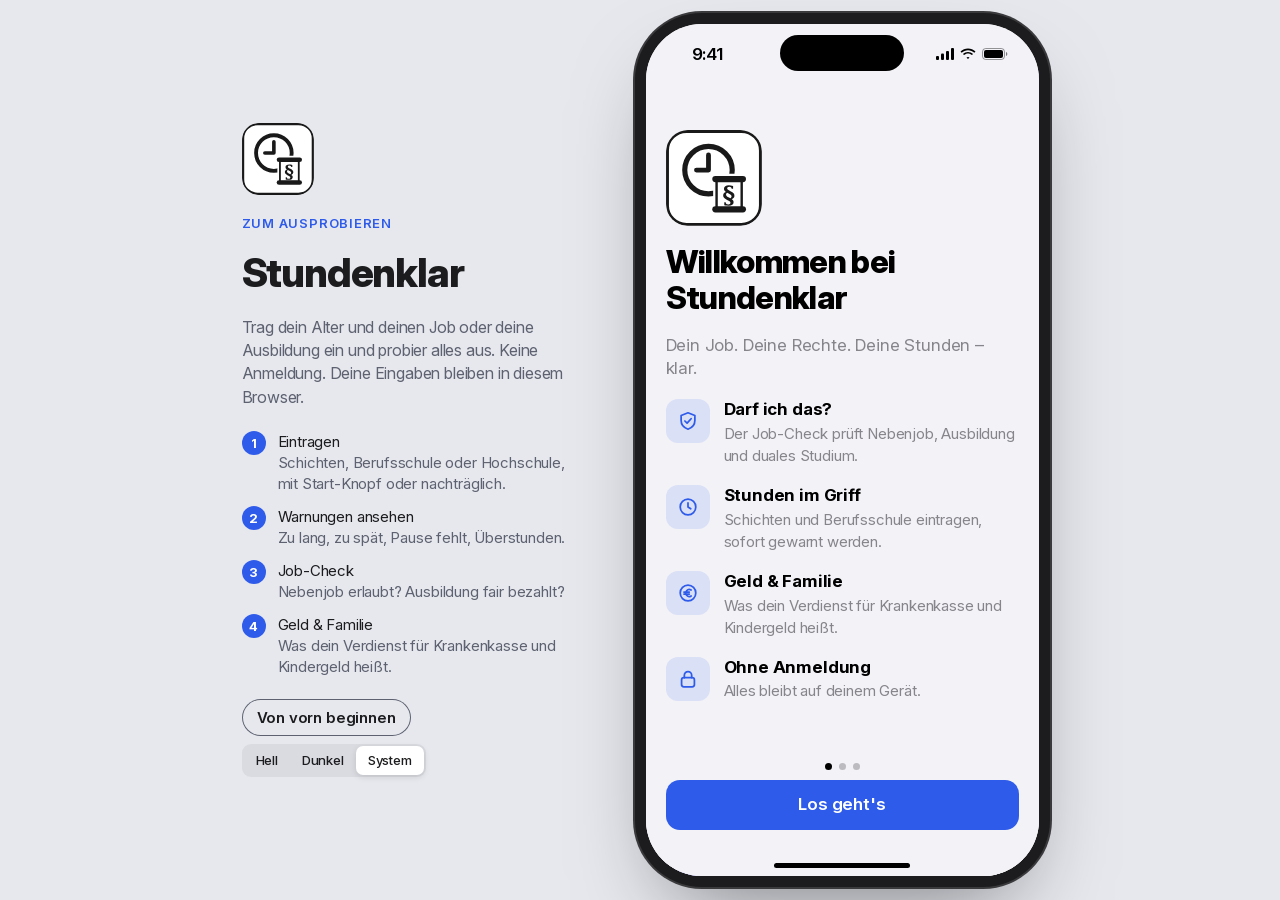
<file: index.html>
<!doctype html>
<html lang="de">
<head>
<meta charset="utf-8">
<meta name="viewport" content="width=device-width, initial-scale=1, viewport-fit=cover">
<meta http-equiv="Content-Security-Policy" content="default-src 'self'; script-src 'self' 'unsafe-inline'; style-src 'self' 'unsafe-inline'; img-src 'self' data:; font-src 'self'; connect-src 'self' https://*.workers.dev; manifest-src 'self'; base-uri 'none'; form-action 'none'; object-src 'none'">
<meta name="referrer" content="no-referrer">
<meta name="description" content="Stundenklar prüft Nebenjobs, Ausbildung und duales Studium nach deutschem Recht – mit Ampel, Stundenzettel und passenden Jobs.">
<meta name="theme-color" content="#F2F2F7" media="(prefers-color-scheme: light)">
<meta name="theme-color" content="#000000" media="(prefers-color-scheme: dark)">
<meta name="apple-mobile-web-app-capable" content="yes">
<meta name="mobile-web-app-capable" content="yes">
<meta name="apple-mobile-web-app-title" content="Stundenklar">
<meta name="apple-mobile-web-app-status-bar-style" content="default">
<link rel="manifest" href="manifest.webmanifest">
<link rel="icon" href="icons/icon.svg" type="image/svg+xml">
<link rel="apple-touch-icon" href="icons/apple-touch-icon.png">
<link rel="stylesheet" href="fonts/inter.css">
<title>Stundenklar</title>
<style>
/* Layout: eine iPhone-App. Auf dem Handy randlos, am Rechner im Gerätrahmen mit Erklärspalte daneben. iOS-Systemfarben, Stundenklar-Blau als Akzent. */
:root{
  --tint:#2F5BEA; --tint-soft:rgba(47,91,234,.12);
  --bg:#F2F2F7; --cell:#FFFFFF; --press:#E5E5EA;
  --sheet-bg:#F2F2F7; --sheet-cell:#FFFFFF;
  --fill:rgba(120,120,128,.12); --fill2:rgba(120,120,128,.16); --seg-on:#FFFFFF;
  --label:#000000; --label2:rgba(60,60,67,.6); --label3:rgba(60,60,67,.3);
  --sep:rgba(60,60,67,.29); --bar:rgba(249,249,249,.86); --tabgray:#8E8E93;
  --green:#34C759; --orange:#FF9500; --red:#FF3B30; --yellow:#FFCC00; --blue:#007AFF;
  --indigo:#5856D6; --teal:#30B0C7; --pink:#FF2D55; --purple:#AF52DE; --gray:#8E8E93; --brown:#A2845E;
  --green-t:#248A3D; --orange-t:#C93400; --red-t:#D70015;
  --alert-bg:rgba(242,242,242,.88);
  --stage:#E6E8EE; --stage-ink:#1C1C1E; --stage-muted:#5E6270;
  --frame:#1C1C1E; --frame-edge:#3A3A3C;
  --housing:#1C1C1E; --lamp-off:#3A3A3C;
  --font:-apple-system,BlinkMacSystemFont,"SF Pro Text","Inter","Segoe UI",Roboto,Helvetica,Arial,sans-serif;
  --font-round:ui-rounded,"SF Pro Rounded",-apple-system,BlinkMacSystemFont,"Inter","Segoe UI",sans-serif;
  --mono:ui-monospace,"SF Mono",Menlo,Consolas,monospace;
}
@media (prefers-color-scheme: dark){
  :root:not([data-theme="light"]){
    --tint:#5B84FF; --tint-soft:rgba(91,132,255,.18);
    --bg:#000000; --cell:#1C1C1E; --press:#2C2C2E;
    --sheet-bg:#1C1C1E; --sheet-cell:#2C2C2E;
    --fill:rgba(118,118,128,.24); --fill2:rgba(118,118,128,.3); --seg-on:#636366;
    --label:#FFFFFF; --label2:rgba(235,235,245,.6); --label3:rgba(235,235,245,.3);
    --sep:rgba(84,84,88,.6); --bar:rgba(22,22,24,.84); --tabgray:#8E8E93;
    --green:#30D158; --orange:#FF9F0A; --red:#FF453A; --yellow:#FFD60A; --blue:#0A84FF;
    --indigo:#5E5CE6; --teal:#40C8E0; --pink:#FF375F; --purple:#BF5AF2; --gray:#8E8E93; --brown:#AC8E68;
    --green-t:#30D158; --orange-t:#FF9F0A; --red-t:#FF453A;
    --alert-bg:rgba(44,44,46,.9);
    --stage:#0B0C0F; --stage-ink:#F2F2F7; --stage-muted:#9A9DA8;
    --frame:#000000; --frame-edge:#2C2C2E; --housing:#000000; --lamp-off:#2C2C2E;
    color-scheme:dark;
  }
}
:root[data-theme="dark"]{
  --tint:#5B84FF; --tint-soft:rgba(91,132,255,.18);
  --bg:#000000; --cell:#1C1C1E; --press:#2C2C2E;
  --sheet-bg:#1C1C1E; --sheet-cell:#2C2C2E;
  --fill:rgba(118,118,128,.24); --fill2:rgba(118,118,128,.3); --seg-on:#636366;
  --label:#FFFFFF; --label2:rgba(235,235,245,.6); --label3:rgba(235,235,245,.3);
  --sep:rgba(84,84,88,.6); --bar:rgba(22,22,24,.84); --tabgray:#8E8E93;
  --green:#30D158; --orange:#FF9F0A; --red:#FF453A; --yellow:#FFD60A; --blue:#0A84FF;
  --indigo:#5E5CE6; --teal:#40C8E0; --pink:#FF375F; --purple:#BF5AF2; --gray:#8E8E93; --brown:#AC8E68;
  --green-t:#30D158; --orange-t:#FF9F0A; --red-t:#FF453A;
  --alert-bg:rgba(44,44,46,.9);
  --stage:#0B0C0F; --stage-ink:#F2F2F7; --stage-muted:#9A9DA8;
  --frame:#000000; --frame-edge:#2C2C2E; --housing:#000000; --lamp-off:#2C2C2E;
  color-scheme:dark;
}
*{box-sizing:border-box}
html{height:100%;box-sizing:border-box}
body{height:100%;margin:0;overflow:hidden;background:var(--stage);color:var(--label);font-family:var(--font);font-size:17px;line-height:1.29;letter-spacing:-.01em;-webkit-font-smoothing:antialiased;-webkit-tap-highlight-color:transparent}
button{font:inherit;color:inherit;letter-spacing:inherit}
input,textarea,select{font:inherit;letter-spacing:inherit}
:focus-visible{outline:2px solid var(--tint);outline-offset:2px}
svg.i{width:22px;height:22px;fill:none;stroke:currentColor;stroke-width:1.9;stroke-linecap:round;stroke-linejoin:round;flex:none}

/* Bühne und Gerät */
.stage{height:100%;display:flex;align-items:center;justify-content:center;gap:64px}
.device{position:relative;width:100%;height:100%;background:var(--bg);overflow:hidden;isolation:isolate;--top:0px;--bottom:0px;--tabh:50px}
.statusbar,.island,.homebar{display:none}
.aside{display:none}
@media (min-width:600px) and (min-height:700px){
  .stage{padding-block:24px;padding-left:max(16px,env(safe-area-inset-left,0px));padding-right:max(16px,env(safe-area-inset-right,0px))}
  .device{width:393px;height:min(852px,100%);flex:none;border-radius:56px;box-shadow:0 0 0 11px var(--frame),0 0 0 13px var(--frame-edge),0 40px 90px -24px rgba(0,0,0,.5);--top:54px;--bottom:30px}
  .statusbar{display:flex;position:absolute;inset:0 0 auto;height:54px;z-index:55;align-items:center;justify-content:space-between;padding:6px 30px 0 46px;font:600 17px/1 var(--font);pointer-events:none}
  .statusbar .sb-r{display:flex;gap:6px;align-items:center}
  .statusbar svg{height:12px;width:auto;fill:currentColor}
  .island{display:block;position:absolute;top:11px;left:50%;transform:translateX(-50%);width:124px;height:36px;border-radius:20px;background:#000;z-index:56}
  .homebar{display:block;position:absolute;bottom:8px;left:50%;transform:translateX(-50%);width:136px;height:5px;border-radius:3px;background:var(--label);z-index:70;pointer-events:none}
}
@media (min-width:1040px) and (min-height:700px){
  .aside{display:grid;gap:22px;width:340px;color:var(--stage-ink)}
}
.aside .appicon{width:72px;height:72px;border-radius:17px}
.aside .eyebrow{font:600 13px/1 var(--font);letter-spacing:.06em;text-transform:uppercase;color:var(--tint)}
.aside h1{font:800 40px/1.05 var(--font);letter-spacing:-.03em;margin:0}
.aside p{margin:0;color:var(--stage-muted);font-size:16px;line-height:1.45}
.aside ol{margin:0;padding:0;list-style:none;display:grid;gap:12px;counter-reset:s}
.aside ol li{display:grid;grid-template-columns:26px 1fr;gap:10px;font-size:15px;line-height:1.4;color:var(--stage-ink);counter-increment:s}
.aside ol li::before{content:counter(s);width:24px;height:24px;border-radius:50%;background:var(--tint);color:#fff;font:700 13px/24px var(--font);text-align:center}
.aside ol li span{color:var(--stage-muted)}
.aside .acts{display:flex;flex-wrap:wrap;gap:8px}
.pillbtn{border:0;border-radius:999px;padding:9px 15px;background:var(--tint);color:#fff;font-weight:600;font-size:15px;cursor:pointer}
.pillbtn.ghost{background:transparent;color:var(--stage-ink);box-shadow:inset 0 0 0 1px var(--stage-muted)}
.themes{display:inline-flex;background:var(--fill);border-radius:9px;padding:2px}
.themes button{border:0;background:none;padding:6px 12px;border-radius:7px;font-size:13px;font-weight:500;cursor:pointer;color:var(--stage-ink)}
.themes button[aria-pressed="true"]{background:var(--seg-on);box-shadow:0 2px 6px rgba(0,0,0,.12)}

/* App-Gerüst */
.screens{position:absolute;inset:0}
.screen{position:absolute;inset:0;overflow-y:auto;overflow-x:hidden;overscroll-behavior:contain;padding-bottom:calc(var(--tabh) + var(--bottom) + 28px);scrollbar-width:none}
.screen::-webkit-scrollbar{display:none}
.navbar{position:sticky;top:0;z-index:10;padding-top:var(--top);transition:background .2s,box-shadow .2s}
.screen.scrolled .navbar{background:var(--bar);-webkit-backdrop-filter:saturate(180%) blur(20px);backdrop-filter:saturate(180%) blur(20px);box-shadow:0 .5px 0 var(--sep)}
.navrow{height:44px;display:grid;grid-template-columns:1fr auto 1fr;align-items:center;padding-left:max(16px,env(safe-area-inset-left,0px));padding-right:max(16px,env(safe-area-inset-right,0px))}
.ntitle{font-weight:600;font-size:17px;opacity:0;transition:opacity .2s;white-space:nowrap}
.screen.scrolled .ntitle{opacity:1}
.nright{justify-self:end;display:flex;gap:4px}
.nbtn{border:0;background:none;color:var(--tint);width:36px;height:36px;border-radius:18px;display:grid;place-items:center;cursor:pointer}
.nbtn svg.i{width:24px;height:24px;stroke-width:2.2}
.nbtn:active{opacity:.5}
.content{padding-left:max(16px,env(safe-area-inset-left,0px));padding-right:max(16px,env(safe-area-inset-right,0px))}
.lt{display:grid;gap:2px;margin:0 0 6px}
.lt h1{font:700 34px/41px var(--font);letter-spacing:.01em;margin:0}
.lt .sub{display:flex;align-items:center;gap:8px;flex-wrap:wrap;color:var(--label2);font-size:15px}
.demo-pill{font-size:12px;font-weight:600;color:var(--orange-t);background:color-mix(in srgb,var(--orange) 16%,transparent);padding:3px 8px;border-radius:999px}

/* Tab-Leiste */
.tabbar{position:absolute;left:0;right:0;bottom:0;z-index:20;height:calc(var(--tabh) + var(--bottom));padding-bottom:var(--bottom);padding-left:max(4px,env(safe-area-inset-left,0px));padding-right:max(4px,env(safe-area-inset-right,0px));display:grid;grid-template-columns:repeat(5,1fr);background:var(--bar);-webkit-backdrop-filter:saturate(180%) blur(20px);backdrop-filter:saturate(180%) blur(20px);box-shadow:0 -.5px 0 var(--sep)}
.tab{border:0;background:none;display:flex;flex-direction:column;align-items:center;justify-content:center;gap:2px;color:var(--tabgray);font-size:10px;font-weight:500;letter-spacing:.01em;cursor:pointer;padding-top:2px}
.tab svg.i{width:26px;height:26px;stroke-width:1.8}
.tab[aria-current="page"]{color:var(--tint)}
.tab[aria-current="page"] svg.i{stroke-width:2.3}

/* Listen im iOS-Stil */
.sechead{font-size:13px;line-height:18px;text-transform:uppercase;color:var(--label2);padding:0 16px 7px;margin-top:24px;letter-spacing:.01em}
.h2{display:flex;align-items:baseline;justify-content:space-between;gap:12px;font:700 22px/28px var(--font);letter-spacing:.01em;margin:28px 0 10px}
.h2 button{border:0;background:none;color:var(--tint);font-size:17px;font-weight:400;cursor:pointer;padding:0}
.secfoot{font-size:13px;line-height:18px;color:var(--label2);padding:7px 16px 0}
.group{background:var(--cell);border-radius:12px;overflow:hidden}
.row{display:flex;align-items:center;gap:12px;min-height:44px;padding:0 16px;position:relative;background:var(--cell);width:100%;border:0;text-align:left;font-size:17px;color:var(--label)}
button.row{cursor:pointer}
button.row:active{background:var(--press)}
.group > .row + .row::before,.group > .row + .rowwrap::before,.group > .rowwrap + .row::before{content:"";position:absolute;top:0;left:16px;right:0;height:.5px;background:var(--sep)}
.group.ic > .row + .row::before{left:57px}
.row .lbl{flex:1;min-width:0;padding:11px 0;display:grid;gap:1px}
.row .lbl small{font-size:13px;color:var(--label2);line-height:17px}
.row .lbl .one{white-space:nowrap;overflow:hidden;text-overflow:ellipsis}
.row .val{color:var(--label2);text-align:right;white-space:nowrap;font-variant-numeric:tabular-nums}
.row .chev{color:var(--label3);display:flex}
.row .chev svg.i{width:15px;height:15px;stroke-width:2.6}
.row input.inl{border:0;background:transparent;text-align:right;color:var(--label2);width:9.5em;min-width:0;padding:11px 0;font-variant-numeric:tabular-nums}
.row input.inl:focus{outline:none;color:var(--label)}
.row .unit{color:var(--label2)}
.ico{width:29px;height:29px;border-radius:7px;display:grid;place-items:center;color:#fff;flex:none}
.ico svg.i{width:18px;height:18px;stroke-width:2.2}
.row.danger{color:var(--red);justify-content:center}
.row.action{color:var(--tint)}
.row .check{color:var(--tint)}
.sheet .group,.sheet .row{background:var(--sheet-cell)}

/* Bedienelemente */
.switch{position:relative;display:inline-block;width:51px;height:31px;flex:none}
.switch input{position:absolute;inset:0;opacity:0;margin:0;cursor:pointer;z-index:1}
.switch span{position:absolute;inset:0;border-radius:16px;background:var(--fill2);transition:background .25s}
.switch span::after{content:"";position:absolute;top:2px;left:2px;width:27px;height:27px;border-radius:50%;background:#fff;box-shadow:0 3px 8px rgba(0,0,0,.15),0 3px 1px rgba(0,0,0,.06);transition:transform .25s}
.switch input:checked + span{background:var(--green)}
.switch input:checked + span::after{transform:translateX(20px)}
.switch input:focus-visible + span{outline:2px solid var(--tint);outline-offset:2px}
.seg{display:grid;grid-auto-flow:column;grid-auto-columns:1fr;background:var(--fill);border-radius:9px;padding:2px;gap:2px}
.seg button{border:0;background:none;font-size:13px;font-weight:500;padding:7px 4px;border-radius:7px;cursor:pointer;white-space:nowrap}
.seg button[aria-pressed="true"]{background:var(--seg-on);box-shadow:0 3px 8px rgba(0,0,0,.12),0 3px 1px rgba(0,0,0,.04);font-weight:600}
.stepper{display:inline-flex;align-items:center;background:var(--fill);border-radius:9px;overflow:hidden;flex:none}
.stepper button{border:0;background:none;width:46px;height:32px;display:grid;place-items:center;cursor:pointer;color:var(--label)}
.stepper button + button{box-shadow:inset .5px 0 0 var(--sep)}
.stepper button:active{background:var(--fill)}
.stepper svg.i{width:18px;height:18px;stroke-width:2.4}
.stepval{min-width:2.6em;text-align:center;font-variant-numeric:tabular-nums;color:var(--label2)}
.btn{display:flex;align-items:center;justify-content:center;gap:8px;min-height:50px;border-radius:14px;background:var(--tint);color:#fff;font-weight:600;font-size:17px;border:0;width:100%;cursor:pointer;padding:0 16px}
.btn svg.i{width:20px;height:20px;stroke-width:2.3}
.btn.soft{background:var(--tint-soft);color:var(--tint)}
.btn.red{background:var(--red)}
.btn:active{opacity:.75}
.btn[disabled]{opacity:.4;cursor:default}
.textbtn{border:0;background:none;color:var(--tint);cursor:pointer;padding:0;font-size:17px}

/* Karten und Daten */
.card{background:var(--cell);border-radius:14px;padding:16px}
.stack{display:grid;gap:12px;grid-template-columns:minmax(0,1fr)}
.eyebrow{font-size:13px;font-weight:600;color:var(--label2);display:flex;align-items:center;gap:6px}
.big{font:700 34px/1.1 var(--font-round);letter-spacing:-.01em;font-variant-numeric:tabular-nums}
.big small{font-size:20px;font-weight:600;color:var(--label2)}
.stats{display:grid;grid-template-columns:repeat(3,minmax(0,1fr));gap:8px}
.stat{display:grid;gap:2px;min-width:0}
.stat b{font:700 24px/1.15 var(--font-round);font-variant-numeric:tabular-nums;white-space:nowrap}
.stat span{font-size:13px;color:var(--label2)}
.bars{display:grid;grid-template-columns:repeat(7,minmax(0,1fr));gap:9px;height:108px;align-items:end;margin-top:6px}
.bars .b{display:grid;align-items:end;height:100%;position:relative}
.bars .b i{display:block;border-radius:5px 5px 3px 3px;background:var(--tint);min-height:4px}
.bars .b i.z{background:var(--fill)}
.bars .b i.w{background:var(--orange)}
.bars .b i.s{background:var(--red)}
.bars .b i.sch{background:var(--purple)}
.lgrow{display:flex;flex-wrap:wrap;gap:6px 14px;margin-top:10px;font-size:12px;color:var(--label2)}
.lgrow span{display:inline-flex;align-items:center;gap:5px}
.lgrow i{width:8px;height:8px;border-radius:2px;display:inline-block}
.kindtag{font-size:12px;font-weight:600;color:var(--purple);background:color-mix(in srgb,var(--purple) 14%,transparent);padding:2px 6px;border-radius:5px;vertical-align:1px}
.issue.info svg.i{color:var(--tint)}
.bweek{display:grid;gap:4px;border-top:1px solid #E2E2E6;padding-top:10px}
.bweek h5{margin:0;font-size:14px;display:flex;justify-content:space-between;gap:8px}
.bweek h5 span{font-weight:500;color:#666}
.bweek .bh{margin:4px 0 0;font-size:11px;text-transform:uppercase;letter-spacing:.04em;color:#666}
.bweek ul{margin:0;padding-left:16px;display:grid;gap:2px}
.linkfield{display:flex;gap:8px;align-items:center}
.linkfield input{flex:1;min-width:0;border:0;background:var(--fill);border-radius:10px;padding:11px 12px;color:var(--label);font-size:16px}
.linkfield input:focus{outline:2px solid var(--tint);outline-offset:0}
.linkfield .btn{width:auto;min-height:44px;padding:0 18px;border-radius:10px}
.row select.inl{appearance:none;-webkit-appearance:none;border:0;background:transparent url("data:image/svg+xml,%3Csvg xmlns='http://www.w3.org/2000/svg' viewBox='0 0 10 16'%3E%3Cpath d='M2 6l3-3 3 3M2 10l3 3 3-3' fill='none' stroke='%238E8E93' stroke-width='1.6' stroke-linecap='round' stroke-linejoin='round'/%3E%3C/svg%3E") no-repeat right center/9px 14px;color:var(--label2);text-align:right;text-align-last:right;padding:11px 16px 11px 0;max-width:62%;min-width:0;font-size:17px;cursor:pointer}
.row select.inl:focus{outline:none;color:var(--label)}
.row select.inl option{color:#000}
a.row{text-decoration:none;color:var(--label);cursor:pointer}
a.row:active{background:var(--press)}
.chips{display:flex;flex-wrap:wrap;gap:5px;margin-top:5px}
.chip{font-size:12px;font-weight:600;padding:2px 8px;border-radius:999px;background:color-mix(in srgb,var(--green) 16%,transparent);color:var(--green-t)}
.portal{font-size:12px;font-weight:600;color:var(--label2);background:var(--fill);padding:3px 8px;border-radius:999px}
.fixn{width:26px;height:26px;border-radius:50%;background:var(--tint);color:#fff;font:700 13px/26px var(--font);text-align:center;flex:none}
.msgbox{white-space:pre-wrap;font-size:15px;line-height:1.45;background:var(--sheet-cell);border-radius:12px;padding:14px 16px}
.tbox{background:var(--sheet-cell);border-radius:12px;padding:0 16px}
textarea.big{width:100%;min-height:200px;border:0;background:transparent;resize:vertical;color:var(--label);font-size:16px;line-height:1.4;padding:12px 0;display:block}
textarea.big:focus{outline:none}
textarea.big,textarea.big::placeholder{font-weight:400}
textarea.big::placeholder{color:var(--label3)}
.two{display:-webkit-box;-webkit-line-clamp:2;-webkit-box-orient:vertical;overflow:hidden}
details.raw{margin-top:18px}
details.raw summary{cursor:pointer;color:var(--tint);font-size:15px;padding:6px 16px}
details.raw p{white-space:pre-wrap;font-size:14px;line-height:1.4;color:var(--label2);padding:6px 16px;margin:0}
.loading{display:grid;justify-items:center;gap:14px;padding:90px 20px;color:var(--label2)}
.spin{width:34px;height:34px;border-radius:50%;border:3px solid var(--fill2);border-top-color:var(--tint);animation:spin .8s linear infinite}
@keyframes spin{to{transform:rotate(360deg)}}
.note.i{background:var(--tint-soft)}
.note.i svg.i{color:var(--tint)}
.chips.sel{margin-top:0;gap:8px}
.chips.sel .chip{font-size:14px;font-weight:600;padding:7px 13px;background:var(--fill);color:var(--label);border:0;cursor:pointer;transition:background .15s,color .15s}
.chips.sel .chip[aria-pressed="true"]{background:var(--tint);color:#fff}
.chip.ask{background:color-mix(in srgb,var(--orange) 16%,transparent);color:var(--orange-t)}
.chip.fixit{background:color-mix(in srgb,var(--tint) 14%,transparent);color:var(--tint)}
.infield{width:100%;min-width:0;border:0;background:var(--fill);border-radius:10px;padding:11px 12px;color:var(--label);font:inherit;font-size:16px}
.infield:focus{outline:2px solid var(--tint);outline-offset:0}
.infield::placeholder{color:var(--label3)}
select.infield{appearance:none;-webkit-appearance:none;padding-right:30px;cursor:pointer;background:var(--fill) url("data:image/svg+xml,%3Csvg xmlns='http://www.w3.org/2000/svg' viewBox='0 0 10 16'%3E%3Cpath d='M2 6l3-3 3 3M2 10l3 3 3-3' fill='none' stroke='%238E8E93' stroke-width='1.6' stroke-linecap='round' stroke-linejoin='round'/%3E%3C/svg%3E") no-repeat right 11px center/9px 14px}
.fieldrow{display:grid;grid-template-columns:minmax(0,1fr) 92px;gap:8px}
.live-pill{font-size:11px;font-weight:700;letter-spacing:.03em;text-transform:uppercase;color:#fff;background:var(--green-t);padding:2px 7px;border-radius:999px;display:inline-flex;align-items:center;gap:4px}
.live-pill::before{content:"";width:6px;height:6px;border-radius:50%;background:#fff;animation:livepulse 1.6s ease-in-out infinite}
@keyframes livepulse{50%{opacity:.35}}
.eyebrow .live-pill{margin-left:auto}
.row .live-pill{flex:none}
.spin.sm{width:18px;height:18px;border-width:2px}
.row.offer .lbl>.two{font-weight:600}
.vtag{font-size:12px;font-weight:700;padding:2px 8px 2px 6px;border-radius:999px;display:inline-flex;align-items:center;gap:5px}
.vtag .dot{width:7px;height:7px}
.vtag.ok{background:color-mix(in srgb,var(--green) 16%,transparent);color:var(--green-t)}
.vtag.wait{background:color-mix(in srgb,var(--orange) 16%,transparent);color:var(--orange-t)}
.vtag.stop{background:color-mix(in srgb,var(--red) 14%,transparent);color:var(--red-t)}
.vnote{color:var(--red-t)!important;margin-top:4px}
.tick-row{align-items:flex-start}
.tick{flex:none;width:24px;height:24px;border-radius:50%;border:2px solid var(--label3);display:grid;place-items:center;margin-top:9px;transition:background .15s,border-color .15s}
.tick-row[aria-pressed="true"] .tick{background:var(--green);border-color:var(--green);color:#fff}
.tick svg.i{width:15px;height:15px;stroke-width:3}
.tick-row .lbl{padding-top:11px;padding-bottom:11px}
.iconbtn{border:0;background:none;color:var(--red);padding:8px;margin-right:-6px;cursor:pointer;display:grid;place-items:center;flex:none}
.iconbtn svg.i{width:20px;height:20px}
.row input.tdate{width:auto;max-width:11em;font:inherit;color:var(--label2);-webkit-appearance:none;appearance:none;background:transparent}
a.btn{text-decoration:none}
.btnrow .btn{min-width:0}
.extlink{justify-self:start;display:inline-flex;align-items:center;gap:4px;margin-top:4px;color:var(--tint);font-size:15px;text-decoration:none}
.extlink svg.i{width:15px;height:15px;stroke-width:2.4}
@media (prefers-reduced-motion:reduce){.live-pill::before{animation:none}}
.days{display:grid;grid-template-columns:repeat(7,minmax(0,1fr));gap:9px;margin-top:6px;font-size:12px;color:var(--label2);text-align:center}
.days .t{color:var(--tint);font-weight:700}
.prog{height:6px;border-radius:3px;background:var(--fill);overflow:hidden;margin-top:8px}
.prog i{display:block;height:100%;border-radius:3px;background:var(--green)}
.prog i.w{background:var(--orange)} .prog i.s{background:var(--red)}
.timer{font:600 52px/1 var(--font-round);font-variant-numeric:tabular-nums;letter-spacing:-.02em}
.live{display:inline-flex;align-items:center;gap:6px;color:var(--red-t);font-weight:600;font-size:13px}
.live::before{content:"";width:8px;height:8px;border-radius:50%;background:var(--red);animation:pulse 1.4s infinite}
@keyframes pulse{50%{opacity:.25}}
.btnrow{display:grid;grid-template-columns:1fr 1fr;gap:10px}
.dot{width:10px;height:10px;border-radius:50%;flex:none;display:inline-block}
.dot.ok{background:var(--green)} .dot.wait{background:var(--orange)} .dot.stop{background:var(--red)} .dot.info{background:var(--gray)}
.stxt{font-size:15px;color:var(--label2);display:inline-flex;align-items:center;gap:6px;white-space:nowrap}
.daycell{width:40px;flex:none;text-align:center;display:grid;line-height:1.1;padding:8px 0}
.daycell small{font-size:12px;color:var(--label2);text-transform:uppercase;font-weight:600}
.daycell b{font:500 22px/1.15 var(--font-round)}
.daycell.today small,.daycell.today b{color:var(--red)}
.flag{display:flex;color:var(--orange)} .flag.s{color:var(--red)}
.flag svg.i{width:19px;height:19px;stroke-width:2.2}
.empty{display:grid;justify-items:center;text-align:center;gap:10px;padding:36px 20px;color:var(--label2)}
.empty svg.i{width:44px;height:44px;stroke-width:1.5;color:var(--label3)}
.empty b{color:var(--label);font-size:20px}
.mswitch{display:flex;align-items:center;justify-content:space-between;margin:8px 0 12px}
.mswitch b{font-size:17px}
.mswitch button{border:0;background:var(--fill);color:var(--tint);width:34px;height:34px;border-radius:17px;display:grid;place-items:center;cursor:pointer}
.mswitch button svg.i{width:17px;height:17px;stroke-width:2.6}
.mswitch button[disabled]{opacity:.35}

/* Ampel */
.ampel{display:inline-flex;gap:6px;padding:6px 8px;border-radius:999px;background:var(--housing);flex:none}
.ampel i{width:14px;height:14px;border-radius:50%;background:var(--lamp-off)}
.ampel.stop i:nth-child(1){background:#FF453A;box-shadow:0 0 10px #FF453A}
.ampel.wait i:nth-child(2){background:#FFD60A;box-shadow:0 0 10px #FFD60A}
.ampel.ok i:nth-child(3){background:#30D158;box-shadow:0 0 10px #30D158}
.hero{display:grid;gap:10px}
.hero .ampel{justify-self:start}
.hero h3{margin:0;font:700 22px/1.2 var(--font);letter-spacing:-.01em;text-wrap:balance}
.hero p{margin:0;color:var(--label2);font-size:15px}
.verdict-band{border-radius:14px;padding:16px;display:grid;gap:8px;color:#fff}
.verdict-band.ok{background:#248A3D} .verdict-band.wait{background:#C93400} .verdict-band.stop{background:#D70015}
.verdict-band .vb-top{display:flex;align-items:center;gap:10px;font:700 22px/1.2 var(--font)}
.verdict-band .vb-top svg.i{width:30px;height:30px;stroke-width:2.2}
.verdict-band p{margin:0;font-size:15px;line-height:1.4;opacity:.95}
.note{display:flex;gap:10px;align-items:flex-start;border-radius:12px;padding:12px 14px;background:color-mix(in srgb,var(--orange) 14%,var(--cell));font-size:15px;line-height:1.35}
.note svg.i{color:var(--orange);width:20px;height:20px;margin-top:1px}
.note.s{background:color-mix(in srgb,var(--red) 12%,var(--cell))} .note.s svg.i{color:var(--red)}

/* Sheets, Alerts */
.scrim{position:absolute;inset:0;background:rgba(0,0,0,.35);opacity:0;transition:opacity .3s;z-index:40;pointer-events:none}
.scrim.open{opacity:1;pointer-events:auto}
.sheet{position:absolute;left:0;right:0;bottom:0;top:calc(var(--top) + 12px);background:var(--sheet-bg);border-radius:13px 13px 0 0;z-index:41;transform:translateY(105%);transition:transform .4s cubic-bezier(.32,.72,0,1);display:flex;flex-direction:column;box-shadow:0 -8px 30px rgba(0,0,0,.12)}
.sheet.open{transform:none}
.grab{width:36px;height:5px;border-radius:3px;background:var(--label3);margin:6px auto 0}
.shead{display:grid;grid-template-columns:1fr auto 1fr;align-items:center;min-height:50px;padding-left:max(16px,env(safe-area-inset-left,0px));padding-right:max(16px,env(safe-area-inset-right,0px))}
.shead b{font-size:17px;font-weight:600;text-align:center}
.shead .r{justify-self:end;font-weight:600}
.shead .l{justify-self:start}
.sbody{flex:1;overflow-y:auto;padding-left:max(16px,env(safe-area-inset-left,0px));padding-right:max(16px,env(safe-area-inset-right,0px));padding-bottom:calc(28px + var(--bottom));overscroll-behavior:contain}
.row input[type=date],.row input[type=time]{border:0;background:var(--fill);border-radius:7px;padding:6px 10px;color:var(--label);font-variant-numeric:tabular-nums;min-width:0}
.row textarea{border:0;background:transparent;width:100%;resize:none;padding:11px 0;color:var(--label);min-height:44px}
.row textarea:focus{outline:none}
.issue{display:flex;gap:10px;align-items:flex-start;padding:10px 16px;font-size:15px;line-height:1.35;position:relative}
.issue + .issue::before{content:"";position:absolute;top:0;left:46px;right:0;height:.5px;background:var(--sep)}
.issue svg.i{width:20px;height:20px;flex:none;margin-top:0}
.issue.stop svg.i{color:var(--red)} .issue.wait svg.i{color:var(--orange)} .issue.ok svg.i{color:var(--green)}
.alertwrap{position:absolute;inset:0;z-index:60;display:grid;place-items:center;background:rgba(0,0,0,.25);opacity:0;pointer-events:none;transition:opacity .2s}
.alertwrap.open{opacity:1;pointer-events:auto}
.alert{width:270px;max-width:calc(100% - 48px);background:var(--alert-bg);-webkit-backdrop-filter:blur(30px);backdrop-filter:blur(30px);border-radius:14px;overflow:hidden;text-align:center;transform:scale(1.08);transition:transform .2s}
.alertwrap.open .alert{transform:none}
.alert .at{padding:19px 16px 15px;display:grid;gap:4px}
.alert .at b{font-size:17px}
.alert .at span{font-size:13px;line-height:1.35}
.alert .ab{display:grid;grid-auto-flow:column;grid-auto-columns:1fr;box-shadow:inset 0 .5px 0 var(--sep)}
.alert .ab button{border:0;background:none;height:44px;color:var(--tint);font-size:17px;cursor:pointer}
.alert .ab button + button{box-shadow:inset .5px 0 0 var(--sep)}
.alert .ab button.bold{font-weight:600}
.alert .ab button.destr{color:var(--red)}
.hud{position:absolute;left:50%;top:42%;transform:translate(-50%,-50%) scale(.9);z-index:65;background:var(--alert-bg);-webkit-backdrop-filter:blur(30px);backdrop-filter:blur(30px);border-radius:14px;padding:18px 22px;display:grid;justify-items:center;gap:8px;font-weight:600;font-size:15px;opacity:0;pointer-events:none;transition:opacity .2s,transform .2s}
.hud.show{opacity:1;transform:translate(-50%,-50%) scale(1)}
.hud svg.i{width:34px;height:34px;stroke-width:2.2;color:var(--green)}

/* Stundenzettel */
.paper{background:#FFFFFF;color:#111;border-radius:6px;padding:20px 18px;box-shadow:0 1px 3px rgba(0,0,0,.12);font-size:13px;display:grid;gap:12px}
.paper h4{margin:0;font-size:18px;letter-spacing:-.01em}
.paper .meta{display:grid;grid-template-columns:auto 1fr;gap:3px 12px;color:#444}
.paper .tw{overflow-x:auto}
.paper table{width:100%;border-collapse:collapse;font-variant-numeric:tabular-nums;min-width:300px}
.paper th,.paper td{padding:5px 4px;border-bottom:1px solid #E2E2E6;text-align:left;white-space:nowrap}
.paper th{font-size:11px;text-transform:uppercase;letter-spacing:.04em;color:#666}
.paper td.r,.paper th.r{text-align:right}
.paper tfoot td{font-weight:700;border-bottom:0;border-top:1.5px solid #111}
.paper .sign{display:grid;grid-template-columns:1fr 1fr;gap:18px;margin-top:18px;color:#666;font-size:11px}
.paper .sign span{border-top:1px solid #999;padding-top:4px}
.prose{display:grid;gap:12px;font-size:16px;line-height:1.45}
.prose p{margin:0}
.prose .muted{color:var(--label2);font-size:14px}

/* Einrichtung */
.onb{position:absolute;inset:0;z-index:50;background:var(--bg);display:flex;flex-direction:column;padding-top:var(--top)}
.onb[hidden]{display:none!important}
.onb .ob-body{flex:1;overflow-y:auto;grid-auto-rows:max-content;padding:24px max(20px,env(safe-area-inset-right,0px)) 16px max(20px,env(safe-area-inset-left,0px));display:grid;align-content:start;gap:18px}
.onb .ob-foot{padding:12px max(20px,env(safe-area-inset-right,0px)) calc(16px + var(--bottom)) max(20px,env(safe-area-inset-left,0px));display:grid;gap:10px}
.onb h2{font:800 32px/1.12 var(--font);letter-spacing:-.02em;margin:0;text-wrap:balance}
.onb .lead{color:var(--label2);margin:0;font-size:17px;line-height:1.4}
.feat{display:grid;grid-template-columns:44px 1fr;gap:14px;align-items:start}
.feat .fi{width:44px;height:44px;border-radius:12px;display:grid;place-items:center;color:var(--tint);background:var(--tint-soft)}
.feat b{display:block;margin-bottom:2px}
.feat span{color:var(--label2);font-size:15px;line-height:1.35}
.dots3{display:flex;gap:7px;justify-content:center}
.dots3 i{width:7px;height:7px;border-radius:50%;background:var(--label3)}
.dots3 i.on{background:var(--label)}
.appicon{display:block;width:96px;height:96px;border-radius:22px}

@media (prefers-reduced-motion: reduce){*{transition:none!important;animation:none!important}}
</style>
</head>
<body>
<div class="stage">
  <aside class="aside" id="aside"></aside>
  <div class="device" id="device">
    <div class="statusbar" aria-hidden="true">
      <span>9:41</span>
      <span class="sb-r">
        <svg viewBox="0 0 18 12"><rect x="0" y="8" width="3" height="4" rx="1"/><rect x="5" y="5.5" width="3" height="6.5" rx="1"/><rect x="10" y="3" width="3" height="9" rx="1"/><rect x="15" y="0" width="3" height="12" rx="1"/></svg>
        <svg viewBox="0 0 16 12"><path d="M8 2.2c2.4 0 4.6.9 6.3 2.5l1.2-1.2C13.4 1.4 10.8.4 8 .4S2.6 1.4.5 3.5l1.2 1.2C3.4 3.1 5.6 2.2 8 2.2zm0 3.4c1.5 0 2.8.6 3.9 1.5l1.2-1.2C11.7 4.6 9.9 3.9 8 3.9S4.3 4.6 2.9 5.9l1.2 1.2C5.2 6.2 6.5 5.6 8 5.6zm0 3.3c.6 0 1.1.2 1.5.6L8 11 6.5 9.5c.4-.4.9-.6 1.5-.6z"/></svg>
        <svg viewBox="0 0 27 12"><rect x=".5" y=".5" width="22" height="11" rx="3.2" fill="none" stroke="currentColor" opacity=".4"/><rect x="2" y="2" width="19" height="8" rx="2"/><path d="M24 4v4c.8-.3 1.3-1.1 1.3-2S24.8 4.3 24 4z" opacity=".5"/></svg>
      </span>
    </div>
    <div class="island" aria-hidden="true"></div>

    <main class="screens">
      <section class="screen" id="sc-today" aria-label="Heute"></section>
      <section class="screen" id="sc-shifts" aria-label="Stunden" hidden></section>
      <section class="screen" id="sc-check" aria-label="Job-Check" hidden></section>
      <section class="screen" id="sc-money" aria-label="Geld und Familie" hidden></section>
      <section class="screen" id="sc-profile" aria-label="Profil" hidden></section>
    </main>

    <nav class="tabbar" aria-label="Bereiche" id="tabbar"></nav>

    <div class="onb" id="onb" hidden></div>
    <div class="scrim" id="scrim" data-action="sheet-close"></div>
    <div class="sheet" id="sheet" role="dialog" aria-modal="true" aria-labelledby="sheet-title"></div>
    <div class="alertwrap" id="alertwrap"><div class="alert" role="alertdialog" id="alert"></div></div>
    <div class="hud" id="hud" aria-live="polite"></div>
    <div class="homebar" aria-hidden="true"></div>
  </div>
</div>

<script src="config.js"></script>
<script>
"use strict";
const MODE = "live";            // "demo" = Mias Sommer mit Beispieldaten, "live" = leer zum Ausprobieren
const DEMO = MODE === "demo";
const DEMO_TODAY = "2026-08-06";    // In der Demo ist heute Donnerstag, 6. August 2026
const STORE = "stundenklar-app-v1";

/* ===== EINSTELLUNG: Link-Dienst =====
   Adresse eures Cloudflare Workers, zum Beispiel "https://stundenklar-dienst.euername.workers.dev".
   Auf der eigenen Website steht sie in config.js. Leer = ohne Link-Dienst, dann fügt man den Anzeigentext selbst ein. */
const LINK_DIENST = String(window.STUNDENKLAR_DIENST || "").trim();
const DIENST_KEY = "stundenklar-dienst";
const WEB = window.STUNDENKLAR_WEB === true;   // eigene Website (GitHub Pages) mit Datenschutz- und Impressum-Seite

/* ===== Regel-Datei: Werte 2026 ===== */
const RULES = {
  stand: "1. November 2026",
  famvGrenze: 565, minijob: 603, midijobBis: 2000, kurzTage: 70,
  rvMinijob: 0.036, rvPrivat: 0.136, azubiGeringverdiener: 325,
  kindergeld: 259, kgStunden: 20, grundfreibetrag: 12348, mindestlohn: 13.90,
  gsFreiU25: 603, gsStufe2: 1000, gsStufe3: 1200, bafoegJahr: 603 * 12,
  kizMax: 297, kizQuote: 0.45, ferienTageMax: 20,
  // Mindestausbildungsvergütung (§ 17 BBiG): 1. Jahr nach Beginn-Jahr, dann +18 %, +35 %, +40 %
  miav: {2023:620, 2024:649, 2025:682, 2026:724, 2027:764}, miavFaktor: [1, 1.18, 1.35, 1.40],
  langerSchultag: 225   // mehr als 5 Unterrichtsstunden à 45 Min.
};
const isAzubi = st => st === "betrAusb" || st === "dual";
function miavFor(start, jahr){ const b = RULES.miav[start]; return b ? Math.round(b * RULES.miavFaktor[Math.min(4, Math.max(1, jahr)) - 1]) : null; }
function urlaubMin(age){ return age < 16 ? {wt:30, at:25} : age < 17 ? {wt:27, at:23} : age < 18 ? {wt:25, at:21} : {wt:24, at:20}; }
const AUSB_ART = {betrieb:{label:"Ausbildung im Betrieb", sub:"duale Berufsausbildung"}, integriert:{label:"Duales Studium mit Ausbildung", sub:"ausbildungsintegriert"}, praxis:{label:"Duales Studium mit Praxisphasen", sub:"praxisintegriert"}};
const defaultAusb = () => ({beruf:"", start:2026, jahr:1, soll:40, urlaub:25, art:"betrieb", eltern:true});

/* Tätigkeiten: light = leichte Tätigkeit nach Kinderarbeitsschutzverordnung */
const ACTS = {
  prospekte: {name:"Zeitungen & Prospekte austragen", icon:"news", color:"var(--orange)", light:true},
  nachhilfe: {name:"Nachhilfe geben", icon:"book", color:"var(--indigo)", light:true},
  babysitten:{name:"Babysitten", icon:"child", color:"var(--pink)", light:true, sat:true},
  tiere:     {name:"Haustiere betreuen", icon:"paw", color:"var(--brown)", light:true, sat:true},
  garten:    {name:"Haus- & Gartenarbeit (privat)", icon:"leaf", color:"var(--green)", light:true, sat:true},
  einkaufen: {name:"Einkaufen & Botengänge", icon:"bag", color:"var(--purple)", light:true},
  sport:     {name:"Helfen im Sportverein", icon:"ball", color:"var(--teal)", light:true, sat:true, sun:true},
  handel:    {name:"Supermarkt & Laden", icon:"cart", color:"var(--blue)", light:false, sat:true},
  gastro:    {name:"Café & Restaurant", icon:"cup", color:"var(--red)", light:false, sat:true, sun:true, late:true},
  buero:     {name:"Büro & Aushilfe", icon:"briefcase", color:"var(--gray)", light:false},
  sonstiges: {name:"Etwas anderes", icon:"dots", color:"var(--gray)", light:false}
};
const STATUS = {
  schule:{label:"Schule", sub:"auch Oberstufe"},
  betrAusb:{label:"Ausbildung im Betrieb", sub:"mit Vergütung"},
  dual:{label:"Duales Studium", sub:"Hochschule plus Praxis im Betrieb"},
  studium:{label:"Studium"},
  schulAusb:{label:"Schulische Ausbildung", sub:"ohne Vergütung"},
  pause:{label:"Nichts davon", sub:"z. B. Pause nach dem Abschluss"}
};
const JOBS = {
  minijob:{label:"Minijob", sub:"regelmäßig, bis 603 € im Monat"},
  ferienjob:{label:"Ferienjob", sub:"befristet, höchstens 70 Arbeitstage"},
  midijob:{label:"Job über 603 €", sub:"Midijob oder Werkstudent"},
  verguetung:{label:"Ausbildungsvergütung", sub:"bei Ausbildung oder dualem Studium"}
};
const KV = {gkv:{label:"Gesetzlich", sub:"AOK, TK, Barmer …"}, pkv:{label:"Privat"}, unklar:{label:"Weiß ich nicht"}};
const ERST = {ja:{label:"Ja, die erste"}, nein:{label:"Nein, schon ein Abschluss"}};
const LAENDER = ["Baden-Württemberg","Bayern","Berlin","Brandenburg","Bremen","Hamburg","Hessen","Mecklenburg-Vorpommern","Niedersachsen","Nordrhein-Westfalen","Rheinland-Pfalz","Saarland","Sachsen","Sachsen-Anhalt","Schleswig-Holstein","Thüringen"];

/* ===== Icons ===== */
const ICONS = {
  today:'<rect x="3.5" y="5" width="17" height="15.5" rx="3.5"/><path d="M3.5 10h17M8 3v4M16 3v4"/><circle cx="12" cy="15" r="1.4" fill="currentColor" stroke="none"/>',
  clock:'<circle cx="12" cy="12" r="8.5"/><path d="M12 7.5V12l3 2"/>',
  shield:'<path d="M12 3l7.5 3v5.5c0 4.6-3.2 8-7.5 9.5-4.3-1.5-7.5-4.9-7.5-9.5V6z"/><path d="M8.6 12l2.4 2.4 4.4-4.9"/>',
  euro:'<circle cx="12" cy="12" r="8.5"/><path d="M15.4 8.8a3.8 3.8 0 1 0 0 6.4M7.6 11h5.8M7.6 13.2h5.8"/>',
  person:'<circle cx="12" cy="12" r="8.5"/><circle cx="12" cy="10" r="3"/><path d="M6.6 18.2c1.3-2 3.2-3 5.4-3s4.1 1 5.4 3"/>',
  plus:'<path d="M12 5v14M5 12h14"/>', minus:'<path d="M5 12h14"/>',
  phone:'<path d="M6.6 3.5h2.6l1.6 4.3-2.1 1.4a11 11 0 0 0 6.1 6.1l1.4-2.1 4.3 1.6v2.6a2 2 0 0 1-2.2 2C10.4 18.9 5.1 13.6 4.6 5.7a2 2 0 0 1 2-2.2z"/>',
  chevR:'<path d="M9 5l7 7-7 7"/>', chevL:'<path d="M15 5l-7 7 7 7"/>',
  play:'<path d="M8 5.5v13l10.5-6.5z" fill="currentColor"/>',
  stop:'<rect x="6.5" y="6.5" width="11" height="11" rx="2.5" fill="currentColor"/>',
  warn:'<path d="M10.3 4.6L3.2 17.5A2 2 0 0 0 5 20.5h14a2 2 0 0 0 1.8-3L13.7 4.6a2 2 0 0 0-3.4 0z"/><path d="M12 10v4M12 17.1v.1"/>',
  ok:'<circle cx="12" cy="12" r="8.5"/><path d="M8.3 12.3l2.5 2.5 5-5.3"/>',
  xo:'<path d="M8.3 3.5h7.4l4.8 4.8v7.4l-4.8 4.8H8.3l-4.8-4.8V8.3z"/><path d="M9.5 9.5l5 5M14.5 9.5l-5 5"/>',
  info:'<circle cx="12" cy="12" r="8.5"/><path d="M12 11v5.5M12 7.8v.1"/>',
  doc:'<path d="M7 3.5h7l4 4V20a.5.5 0 0 1-.5.5h-11A.5.5 0 0 1 6 20V4.5a1 1 0 0 1 1-1z"/><path d="M14 3.5V8h4M9 12.5h6M9 16h6"/>',
  trash:'<path d="M4.5 7h15M10 4h4M6.5 7l1 12.5h9l1-12.5M10 11v5M14 11v5"/>',
  cart:'<path d="M3.5 4.5h2.4l2.1 10h10l1.8-7H7.2"/><circle cx="9.5" cy="19" r="1.3"/><circle cx="17" cy="19" r="1.3"/>',
  cup:'<path d="M5 8.5h11v5.5a5 5 0 0 1-5 5h-1a5 5 0 0 1-5-5z"/><path d="M16 10.5h1.5a2.5 2.5 0 0 1 0 5H16M8.5 3.5c0 1.2 1 1.2 1 2.4M12 3.5c0 1.2 1 1.2 1 2.4"/>',
  news:'<rect x="3.5" y="5" width="13" height="14.5" rx="2"/><path d="M16.5 9h2.5a1.5 1.5 0 0 1 1.5 1.5V17a2.5 2.5 0 0 1-2.5 2.5H6M7 9h6M7 12.5h6M7 16h4"/>',
  book:'<path d="M4 5.5c2.7-1 5.3-1 8 .8 2.7-1.8 5.3-1.8 8-.8V19c-2.7-1-5.3-1-8 .8-2.7-1.8-5.3-1.8-8-.8z"/><path d="M12 6.3v13.5"/>',
  child:'<circle cx="12" cy="5.8" r="2.4"/><path d="M12 9.5v5M7.8 11.2L12 9.6l4.2 1.6M9.8 20.5l2.2-6 2.2 6"/>',
  paw:'<circle cx="6.8" cy="10.2" r="1.7"/><circle cx="10.3" cy="6.6" r="1.7"/><circle cx="14.4" cy="6.6" r="1.7"/><circle cx="17.8" cy="10.2" r="1.7"/><path d="M12.3 12c-3 0-5.4 3.8-5.4 5.8 0 1.5 1.3 2.2 2.6 1.8 1-.3 1.8-.6 2.8-.6s1.8.3 2.8.6c1.3.4 2.6-.3 2.6-1.8 0-2-2.4-5.8-5.4-5.8z"/>',
  leaf:'<path d="M5 19c0-8 5-13.5 14.5-14.5C19 14 14 19 6 19z"/><path d="M5 19l7-7"/>',
  bag:'<path d="M5 8h14l-1 12.5H6z"/><path d="M9 10V7a3 3 0 0 1 6 0v3"/>',
  ball:'<circle cx="12" cy="12" r="8.5"/><path d="M3.5 12h17M12 3.5c2.5 2.3 3.8 5.2 3.8 8.5s-1.3 6.2-3.8 8.5M12 3.5C9.5 5.8 8.2 8.7 8.2 12s1.3 6.2 3.8 8.5"/>',
  briefcase:'<rect x="3.5" y="7" width="17" height="12.5" rx="2.5"/><path d="M9 7V5.5A1.5 1.5 0 0 1 10.5 4h3A1.5 1.5 0 0 1 15 5.5V7M3.5 12.5h17"/>',
  dots:'<circle cx="6" cy="12" r="1.4" fill="currentColor"/><circle cx="12" cy="12" r="1.4" fill="currentColor"/><circle cx="18" cy="12" r="1.4" fill="currentColor"/>',
  heart:'<path d="M12 19.5s-7.5-4.4-7.5-10A4.2 4.2 0 0 1 12 7a4.2 4.2 0 0 1 7.5 2.5c0 5.6-7.5 10-7.5 10z"/>',
  family:'<circle cx="8" cy="7" r="2.3"/><circle cx="16.5" cy="9" r="1.8"/><path d="M4 19v-3.5a4 4 0 0 1 8 0V19M13.5 19v-2.5a3 3 0 0 1 6 0V19"/>',
  bank:'<path d="M3.5 9.5L12 4.5l8.5 5M5 20h14M6.5 10.5v7M10 10.5v7M14 10.5v7M17.5 10.5v7"/>',
  note:'<rect x="3" y="6.5" width="18" height="11" rx="2"/><circle cx="12" cy="12" r="2.5"/>',
  home:'<path d="M4 11l8-6.5 8 6.5M6 9.5V20h12V9.5"/><path d="M10 20v-5h4v5"/>',
  pluscircle:'<circle cx="12" cy="12" r="8.5"/><path d="M12 8v8M8 12h8"/>',
  umbrella:'<path d="M3.5 12a8.5 8.5 0 0 1 17 0z"/><path d="M12 12v6a2 2 0 0 1-4 0M12 3.5v1"/>',
  cap:'<path d="M2.5 9.5L12 5l9.5 4.5L12 14z"/><path d="M6.5 11.5v4.5c3.5 2.3 7.5 2.3 11 0v-4.5M21.5 9.5v5"/>',
  lock:'<rect x="5" y="10.5" width="14" height="10" rx="2.5"/><path d="M8 10.5V8a4 4 0 0 1 8 0v2.5"/>',
  bulb:'<path d="M9 17.5h6M10 20.5h4M12 3.5a6 6 0 0 0-3.5 10.9c.6.5 1 1.2 1 2V17h5v-.6c0-.8.4-1.5 1-2A6 6 0 0 0 12 3.5z"/>',
  copy:'<rect x="8" y="8" width="12" height="12" rx="2.5"/><path d="M16 8V6a2 2 0 0 0-2-2H6a2 2 0 0 0-2 2v8a2 2 0 0 0 2 2h2"/>',
  refresh:'<path d="M19.5 10.5A7.7 7.7 0 0 0 6 7.2L4.5 9M4.5 4.5V9H9M4.5 13.5A7.7 7.7 0 0 0 18 16.8l1.5-1.8M19.5 19.5V15H15"/>',
  pen:'<path d="M4 20l1-4.5L16 4.5l3.5 3.5-11 11z"/><path d="M14 7l3.5 3.5"/>',
  sparkle:'<path d="M12 3.5l1.9 5.1 5.1 1.9-5.1 1.9L12 17.5l-1.9-5.1L5 10.5l5.1-1.9z"/><path d="M18.5 16.5l.7 1.8 1.8.7-1.8.7-.7 1.8-.7-1.8-1.8-.7 1.8-.7z"/>',
  map:'<path d="M9 4.5L3.5 6.5v13l5.5-2 6 2 5.5-2v-13l-5.5 2z"/><path d="M9 4.5v13M15 6.5v13"/>',
  calendar:'<rect x="3.5" y="5" width="17" height="15.5" rx="3.5"/><path d="M3.5 10h17M8 3v4M16 3v4"/>',
  link:'<path d="M10 14a4.5 4.5 0 0 0 6.4 0l3-3a4.5 4.5 0 0 0-6.4-6.4l-1.2 1.2"/><path d="M14 10a4.5 4.5 0 0 0-6.4 0l-3 3a4.5 4.5 0 0 0 6.4 6.4l1.2-1.2"/>',
  ext:'<path d="M14 4.5h5.5V10M19.5 4.5L11 13M17 13.5V19a1 1 0 0 1-1 1H5a1 1 0 0 1-1-1V8a1 1 0 0 1 1-1h5.5"/>',
  search:'<circle cx="10.5" cy="10.5" r="6"/><path d="M15 15l5 5"/>',
  sun:'<circle cx="12" cy="12" r="4"/><path d="M12 2.5v2M12 19.5v2M2.5 12h2M19.5 12h2M5.3 5.3l1.4 1.4M17.3 17.3l1.4 1.4M5.3 18.7l1.4-1.4M17.3 6.7l1.4-1.4"/>'
};
const I = (n, cls="") => `<svg class="i ${cls}" viewBox="0 0 24 24" aria-hidden="true">${ICONS[n] || ""}</svg>`;
const sq = (n, color) => `<span class="ico" style="background:${color}">${I(n)}</span>`;
const APPICON = `<svg class="appicon" viewBox="0 0 96 96" aria-hidden="true"><rect width="96" height="96" rx="22" fill="#FFFFFF"/><rect x="1.5" y="1.5" width="92.9" height="92.9" rx="19" fill="none" stroke="#191919" stroke-width="2.9"/><g transform="translate(48 48) scale(0.172) translate(-248 -262)"><circle cx="216" cy="216" r="138" fill="none" stroke="#191919" stroke-width="30"/>
<path d="M216 216V128M216 216H146" stroke="#191919" stroke-width="28" stroke-linecap="round"/>
<g fill="#FFFFFF" stroke="#FFFFFF" stroke-width="26" stroke-linejoin="round"><rect x="238" y="250" width="196" height="36" rx="18"/><rect x="238" y="426" width="196" height="36" rx="18"/><rect x="256" y="270" width="160" height="176"/></g>
<rect x="263" y="277" width="146" height="162" fill="#FFFFFF" stroke="#191919" stroke-width="14"/>
<rect x="238" y="250" width="196" height="36" rx="18" fill="#191919"/>
<rect x="238" y="426" width="196" height="36" rx="18" fill="#191919"/>
<path transform="translate(334 364) scale(1.14) translate(-334 -364)" d="M355.9 314.7V329.3H348.7Q348.3 324.1 345.2 321.5Q342.0 318.9 336.2 318.9Q331.2 318.9 328.5 321.1Q325.7 323.3 325.7 327.4Q325.7 330.3 327.4 332.3Q329.0 334.3 334.5 337.1L342.6 341.5Q354.1 347.4 358.4 352.5Q362.7 357.6 362.7 364.6Q362.7 370.9 359.2 375.4Q355.7 379.9 348.8 382.5Q353.9 385.3 356.2 389.2Q358.5 393.0 358.5 398.5Q358.5 406.8 351.9 411.4Q345.3 416.0 333.2 416.0Q328.1 416.0 322.7 415.3Q317.2 414.6 311.0 413.3V398.7H318.1Q318.6 404.2 321.8 406.7Q324.9 409.1 331.4 409.1Q336.6 409.1 339.5 406.9Q342.3 404.7 342.3 400.5Q342.3 397.6 340.7 395.6Q339.1 393.6 333.5 390.8L325.4 386.4Q314.0 380.4 309.7 375.3Q305.3 370.2 305.3 363.3Q305.3 357.1 308.8 352.6Q312.3 348.2 319.3 345.5Q314.3 342.7 311.9 338.8Q309.5 334.9 309.5 329.5Q309.5 321.3 316.1 316.6Q322.7 312.0 334.6 312.0Q339.1 312.0 344.3 312.7Q349.6 313.4 355.9 314.7ZM325.5 349.5Q322.8 351.5 321.4 353.9Q320.0 356.3 320.0 359.0Q320.0 362.7 322.8 365.8Q325.5 368.9 332.2 372.4L342.4 377.7Q345.1 375.6 346.6 373.2Q348.0 370.8 348.0 368.3Q348.0 364.6 345.2 361.5Q342.3 358.5 335.5 354.9Z" fill="#191919"/></g></svg>`;

/* ===== Hilfsfunktionen ===== */
const esc = s => String(s ?? "").replace(/[&<>"']/g, c => ({"&":"&amp;","<":"&lt;",">":"&gt;",'"':"&quot;","'":"&#39;"}[c]));
const pad = n => String(n).padStart(2, "0");
const iso = d => `${d.getFullYear()}-${pad(d.getMonth()+1)}-${pad(d.getDate())}`;
const parse = s => { const [y,m,d] = s.split("-").map(Number); return new Date(y, m-1, d); };
const addDays = (d, n) => { const x = new Date(d); x.setDate(x.getDate() + n); return x; };
const dayIndex = s => { const [y,m,d] = s.split("-").map(Number); return Math.round(Date.UTC(y, m-1, d) / 864e5); };
const toMin = t => { const [h,m] = String(t || "0:0").split(":").map(Number); return (h||0)*60 + (m||0); };
const fromMin = m => `${pad(Math.floor(m/60) % 24)}:${pad(m % 60)}`;
const workMin = s => Math.max(0, toMin(s.end) - toMin(s.start) - (s.pause || 0));
const mondayOf = d => addDays(d, -((d.getDay() + 6) % 7));
const weekKey = d => iso(mondayOf(d));
const nfH = new Intl.NumberFormat("de-DE", {maximumFractionDigits:2});
const nf1 = new Intl.NumberFormat("de-DE", {maximumFractionDigits:1});
const nf = nf1;
const euro0 = new Intl.NumberFormat("de-DE", {style:"currency", currency:"EUR", maximumFractionDigits:0});
const euro2 = new Intl.NumberFormat("de-DE", {style:"currency", currency:"EUR", minimumFractionDigits:2, maximumFractionDigits:2});
const e0 = v => euro0.format(Math.round(v));
const e2 = v => euro2.format(v);
const Hs = m => nfH.format(m / 60);
const H = m => `${Hs(m)} Std.`;
const fmtDur = m => { const h = Math.floor(m/60), mm = m % 60; return h ? (mm ? `${h} Std. ${mm} Min.` : `${h} Std.`) : `${mm} Min.`; };
const wdShort = d => d.toLocaleDateString("de-DE", {weekday:"short"}).replace(".", "");
const dLong = d => d.toLocaleDateString("de-DE", {weekday:"long", day:"numeric", month:"long"});
const dMed = d => d.toLocaleDateString("de-DE", {weekday:"short", day:"numeric", month:"short"});
const dDay = d => d.toLocaleDateString("de-DE", {day:"numeric", month:"long"});
const monthLabel = ym => { const [y,m] = ym.split("-").map(Number); return new Date(y, m-1, 1).toLocaleDateString("de-DE", {month:"long", year:"numeric"}); };
const todayISO = () => DEMO ? ((typeof S !== "undefined" && S && S.demoToday) || DEMO_TODAY) : iso(new Date());
const nowHM = () => { const d = new Date(); return `${pad(d.getHours())}:${pad(d.getMinutes())}`; };
const uid = () => "s" + Date.now().toString(36) + Math.random().toString(36).slice(2, 6);
const RANK = {info:0, ok:1, wait:2, stop:3};
const worst = (a, b) => RANK[a] >= RANK[b] ? a : b;
const num = (v, d = 0) => { const n = parseFloat(String(v ?? "").replace(",", ".")); return Number.isFinite(n) && n >= 0 ? n : d; };

/* ===== Daten ===== */
function shiftMaker(){
  const shifts = []; let n = 1;
  const add = (date, start, end, pause, note = "", kind = "arbeit", ferien = false) => shifts.push({id:"d" + (n++), date, start, end, pause, ferien, note, kind});
  return {shifts, add};
}
function demoMia(){
  const {shifts, add} = shiftMaker();
  const f = (d, s, e, p, note = "") => add(d, s, e, p, note, "arbeit", true);
  ["2026-07-20","2026-07-21","2026-07-22","2026-07-23","2026-07-24","2026-07-27","2026-07-28"].forEach(d => f(d, "08:00", "14:30", 30));
  f("2026-07-29", "08:00", "17:30", 30, "Kollegin krank, länger geblieben");
  ["2026-07-30","2026-07-31"].forEach(d => f(d, "08:00", "14:30", 30));
  f("2026-08-01", "08:00", "12:00", 0, "Inventur");
  ["2026-08-03","2026-08-04","2026-08-05"].forEach(d => f(d, "08:00", "14:30", 30));
  return {persona:"mia", demoToday:"2026-08-06",
    profile:{name:"Mia", age:15, status:"schule", vsp:true, land:"Nordrhein-Westfalen", ort:"Ahaus", erst:"ja", kv:"gkv", gs:false, kiz:false, uvg:false, bafoeg:false},
    job:{title:"Supermarkt Brandt", type:"ferienjob", activity:"handel", wage:10.5, employer:"betrieb", monthly:0, weekly:0, since:"2026-07-20", until:"2026-08-21"},
    ausb:defaultAusb(), shifts, ads:[], timer:null, onboarded:true, lastFerien:true,
    tools:{lohn:{m:{"2026-07":{got:600, abr:false}}}, vertrag:{c:{job:{name:true, lohn:true, beginn:true, ende:true, taet:true}}}}};
}
function demoLeon(){
  const {shifts, add} = shiftMaker();
  const bs = (d, note) => add(d, "07:45", "13:00", 0, note, "schule");
  const w = (d, note, s = "08:00", e = "16:30", p = 60) => add(d, s, e, p, note);
  bs("2026-11-02", "Lernfeld 3: Kundengespräche führen");
  w("2026-11-03", "Ware angenommen und verräumt"); w("2026-11-04", "Kasse und Kundenberatung"); w("2026-11-05", "Preise ausgezeichnet"); w("2026-11-06", "Schaufenster mitgestaltet");
  bs("2026-11-09", "Lernfeld 4: Waren präsentieren"); w("2026-11-09", "Nach der Schule noch in den Laden", "14:00", "17:30", 0);
  w("2026-11-10", "Wareneingang geprüft"); w("2026-11-11", "Kundenberatung Herrenabteilung"); w("2026-11-12", "Kasse"); w("2026-11-13", "Reklamationen bearbeitet");
  w("2026-11-14", "Inventur", "09:00", "14:00", 30);
  bs("2026-11-16", "Lernfeld 5: Werben und Verkauf fördern");
  w("2026-11-17", "Aktionsfläche aufgebaut"); w("2026-11-18", "Kasse und Abrechnung");
  return {persona:"leon", demoToday:"2026-11-19",
    profile:{name:"Leon", age:17, status:"betrAusb", vsp:false, land:"Niedersachsen", ort:"Nordhorn", erst:"ja", kv:"gkv", gs:false, kiz:false, uvg:false, bafoeg:false},
    job:{title:"Modehaus Kemper", type:"verguetung", activity:"handel", wage:0, employer:"betrieb", monthly:780, weekly:0, since:"2025-08-01"},
    ausb:{beruf:"Kaufmann im Einzelhandel", start:2025, jahr:2, soll:40, urlaub:24, art:"betrieb", eltern:true},
    shifts, ads:[], timer:null, onboarded:true, lastFerien:false,
    tools:{lohn:{m:{"2026-09":{got:780, abr:true}, "2026-10":{got:780, abr:true}}}, kuend:{wer:"ich", grund:"anderer"}}};
}
function demoSara(){
  const {shifts, add} = shiftMaker();
  const hs = (d, note) => add(d, "09:00", "16:00", 45, note, "schule");
  const w = (d, note, s = "08:30", e = "17:00", p = 30) => add(d, s, e, p, note);
  hs("2026-11-02", "Grundlagen Rechnungswesen"); hs("2026-11-03", "Statistik"); w("2026-11-04", "Bestellungen geprüft"); w("2026-11-05", "Lieferanten verglichen"); w("2026-11-06", "Excel-Auswertung Lager");
  hs("2026-11-09", "Marketing"); hs("2026-11-10", "Wirtschaftsrecht"); w("2026-11-11", "Angebote eingeholt"); w("2026-11-12", "Meeting Einkauf"); w("2026-11-13", "Projektbericht geschrieben");
  w("2026-11-16", "Messe vorbereitet"); w("2026-11-17", "Messe-Aufbau", "08:00", "19:30", 30); w("2026-11-18", "Nachbereitung Messe");
  return {persona:"sara", demoToday:"2026-11-19",
    profile:{name:"Sara", age:20, status:"dual", vsp:false, land:"Hessen", ort:"Kassel", erst:"ja", kv:"gkv", gs:false, kiz:false, uvg:false, bafoeg:false},
    job:{title:"Weber Logistik GmbH", type:"verguetung", activity:"buero", wage:0, employer:"betrieb", monthly:1150, weekly:0, since:"2025-10-01"},
    ausb:{beruf:"BWL (dual)", start:2025, jahr:2, soll:40, urlaub:25, art:"praxis", eltern:false},
    shifts, ads:[], timer:null, onboarded:true, lastFerien:false,
    tools:{lohn:{m:{"2026-09":{got:1150, abr:true}, "2026-10":{got:1150, abr:true}}}, steuer:{jahr:2025, brutto:13800, lst:312, soli:0, kist:0, sv:true},
      foerder:{wohnen:"allein"}, kompass:{ein:"", p:[{name:"Handyvertrag", art:"handy", betrag:19.99, tag:15}, {name:"Winterjacke", art:"later", betrag:79.99, tag:22}, {name:"Streaming", art:"abo", betrag:13.99, tag:1}, {name:"Fitnessstudio", art:"abo", betrag:29.9, tag:3}]}}};
}
const PERSONAS = {
  mia:{label:"Mia, 15", sub:"Ferienjob im Supermarkt", make:demoMia},
  leon:{label:"Leon, 17", sub:"Ausbildung im Einzelhandel", make:demoLeon},
  sara:{label:"Sara, 20", sub:"Duales Studium BWL", make:demoSara}
};
function demoState(id = "mia"){ return (PERSONAS[id] || PERSONAS.mia).make(); }
function emptyState(){
  return {
    profile:{name:"", age:16, status:"schule", vsp:true, land:"", ort:"", erst:"ja", kv:"gkv", gs:false, kiz:false, uvg:false, bafoeg:false},
    job:{title:"", type:"minijob", activity:"handel", wage:12, employer:"betrieb", monthly:0, weekly:0},
    ausb:defaultAusb(), shifts:[], ads:[], tools:{}, timer:null, onboarded:false, lastFerien:false
  };
}
function load(){
  if (DEMO) return demoState();
  try {
    const raw = localStorage.getItem(STORE);
    if (raw){
      const s = JSON.parse(raw), e = emptyState();
      return {...e, ...s, profile:{...e.profile, ...(s.profile||{})}, job:{...e.job, ...(s.job||{})}, ausb:{...e.ausb, ...(s.ausb||{})}, shifts:Array.isArray(s.shifts) ? s.shifts : [], ads:Array.isArray(s.ads) ? s.ads : [], tools:(s.tools && typeof s.tools === "object") ? s.tools : {}};
    }
  } catch(e) {}
  return emptyState();
}
function save(){ if (DEMO) return; try { localStorage.setItem(STORE, JSON.stringify(S)); } catch(e) {} }
let S = load();

const UI = {tab:"today", month:todayISO().slice(0,7), jc:null, ac:null, jcMode:null, onbStep:0};

/* ===== Regeln für Schichten (Jugendarbeitsschutz / Arbeitszeitgesetz) ===== */
function analyzeAll(list, p = S.profile, j = S.job){
  const out = new Map();
  const act = ACTS[j.activity] || ACTS.sonstiges;
  const minor = p.age < 18;
  const sorted = [...list].sort((a, b) => (a.date + a.start).localeCompare(b.date + b.start));
  const azubi = isAzubi(p.status), A = S.ausb || defaultAusb();
  const schoolName = A.art === "praxis" ? "Hochschule" : "Berufsschule";
  const dayMin = {}, weekDays = {}, weekMin = {}, ferienDays = {}, yearDays = {}, longDay = {}, weekLong = {};
  let prev = null;
  for (const s of sorted){
    const iss = [];
    const st = toMin(s.start), en = toMin(s.end), w = Math.max(0, en - st - (s.pause || 0));
    const d = parse(s.date), dow = d.getDay(), yr = s.date.slice(0, 4), wk = weekKey(d);
    if (en <= st){ iss.push({l:"wait", t:"Das Ende liegt vor dem Beginn. Schichten über Mitternacht bitte aufteilen."}); out.set(s.id, iss); continue; }
    if (azubi && s.kind === "schule"){
      // Berufsschule/Hochschule zählt als Arbeitszeit; einmal pro Woche zählt ein langer Berufsschultag als ganzer Tag
      let credit = w;
      if (A.art !== "praxis" && w > RULES.langerSchultag && !weekLong[wk]){ weekLong[wk] = true; longDay[s.date] = true; credit = Math.max(w, minor ? 480 : Math.round((A.soll || 40) * 12)); }
      dayMin[s.date] = (dayMin[s.date] || 0) + credit;
      weekDays[wk] = weekDays[wk] || new Set(); weekDays[wk].add(s.date);
      const before = weekMin[wk] || 0; weekMin[wk] = before + credit;
      if (A.soll && before <= A.soll * 60 && weekMin[wk] > A.soll * 60) iss.push({l:"wait", t:`Mehr als ${nf.format(A.soll)} Std. in dieser Woche laut Vertrag. Überstunden müssen bezahlt oder mit Freizeit ausgeglichen werden.`});
      out.set(s.id, iss);
      if (!prev || (s.date + s.end) >= (prev.date + prev.end)) prev = s;
      continue;
    }
    const kind = p.age < 15 || (minor && p.vsp && !azubi && !s.ferien);
    if (p.age < 13) iss.push({l:"stop", t:"Unter 13 Jahren ist Arbeit grundsätzlich verboten."});
    if (p.age >= 13 && kind && !act.light){
      iss.push({l:"stop", t: p.age < 15 ? "Mit 13 und 14 sind nur leichte Tätigkeiten erlaubt. Dieser Job gehört nicht dazu."
                                         : "In der Schulzeit sind nur leichte Tätigkeiten erlaubt. Diesen Job darfst du nur in den Ferien machen."});
    }
    if (azubi && minor && longDay[s.date]) iss.push({l:"stop", t:"Nach mehr als 5 Unterrichtsstunden Berufsschule darfst du an diesem Tag nicht mehr im Betrieb arbeiten."});
    dayMin[s.date] = (dayMin[s.date] || 0) + w;
    const dm = dayMin[s.date];
    if (minor){
      if (kind){
        if (dm > 120) iss.push({l:"stop", t:`${Hs(dm)} Std. an diesem Tag. Erlaubt sind höchstens 2.`});
        if (st < 480 || en > 1080) iss.push({l:"stop", t:"Erlaubt ist nur die Zeit zwischen 8 und 18 Uhr."});
      } else if (!(azubi && longDay[s.date])) {
        if (dm > 510) iss.push({l:"stop", t:`${Hs(dm)} Std. an diesem Tag. Erlaubt sind höchstens 8.`});
        else if (dm > 480) iss.push({l:"wait", t:"Mehr als 8 Std. sind nur erlaubt, wenn du an anderen Tagen der Woche kürzer arbeitest."});
        const latest = act.late && p.age >= 16 ? 1320 : 1200;
        if (st < 360) iss.push({l:"stop", t:"Vor 6 Uhr darfst du nicht arbeiten."});
        if (en > latest) iss.push({l:"stop", t:`Nach ${latest / 60} Uhr darfst du nicht arbeiten.`});
      }
      const need = w > 360 ? 60 : w > 270 ? 30 : 0;
      if ((s.pause || 0) < need) iss.push({l:"stop", t:`Bei ${Hs(w)} Std. Arbeit stehen dir ${need} Min. Pause zu.`});
      if (dow === 6 && !act.sat) iss.push({l:"wait", t:"Samstags dürfen Jugendliche nur in bestimmten Branchen arbeiten. Frag nach."});
      if (dow === 0 && !act.sun) iss.push({l:"wait", t:"Sonntags ist Arbeit nur in Ausnahmen erlaubt, etwa in der Gastronomie oder beim Sport."});
    } else {
      if (dm > 600) iss.push({l:"stop", t:`${Hs(dm)} Std. an diesem Tag. Erlaubt sind höchstens 10.`});
      else if (dm > 480) iss.push({l:"wait", t:"Mehr als 8 Std. gehen nur, wenn du im Schnitt bei 8 Std. am Tag bleibst."});
      const need = w > 540 ? 45 : w > 360 ? 30 : 0;
      if ((s.pause || 0) < need) iss.push({l:"stop", t:`Bei ${Hs(w)} Std. Arbeit stehen dir ${need} Min. Pause zu.`});
    }
    if (prev && prev.date !== s.date){
      const gap = (dayIndex(s.date) - dayIndex(prev.date)) * 1440 + st - toMin(prev.end);
      const need = minor ? 720 : 660;
      if (gap < need) iss.push({l: minor ? "stop" : "wait", t:`Zwischen zwei Schichten müssen ${need / 60} Std. frei sein. Bei dir waren es ${Hs(gap)}.`});
    }
    weekDays[wk] = weekDays[wk] || new Set();
    const newDay = !weekDays[wk].has(s.date);
    weekDays[wk].add(s.date);
    weekMin[wk] = (weekMin[wk] || 0) + w;
    if (minor && newDay && weekDays[wk].size > 5) iss.push({l:"stop", t:`Das ist dein ${weekDays[wk].size}. Arbeitstag in dieser Woche. Erlaubt sind 5.`});
    if (minor && weekMin[wk] > 2400 && weekMin[wk] - w <= 2400) iss.push({l:"stop", t:"Mehr als 40 Std. in dieser Woche."});
    if (azubi && A.soll && weekMin[wk] > A.soll * 60 && weekMin[wk] - w <= A.soll * 60) iss.push({l:"wait", t:`Mehr als ${nf.format(A.soll)} Std. laut Vertrag. Überstunden müssen bezahlt oder mit Freizeit ausgeglichen werden.`});
    if (!minor && weekMin[wk] > 2880 && weekMin[wk] - w <= 2880) iss.push({l:"wait", t:"Mehr als 48 Std. in dieser Woche."});
    if (minor && p.vsp && p.age >= 15 && s.ferien){
      ferienDays[yr] = ferienDays[yr] || new Set();
      if (!ferienDays[yr].has(s.date)){
        ferienDays[yr].add(s.date);
        if (ferienDays[yr].size > RULES.ferienTageMax) iss.push({l:"stop", t:`${ferienDays[yr].size}. Ferien-Arbeitstag in diesem Jahr. Als Schüler/in unter 18 sind höchstens 20 erlaubt.`});
      }
    }
    if (j.type === "ferienjob"){
      yearDays[yr] = yearDays[yr] || new Set();
      if (!yearDays[yr].has(s.date)){
        yearDays[yr].add(s.date);
        if (yearDays[yr].size > RULES.kurzTage) iss.push({l:"wait", t:"Mehr als 70 Arbeitstage im Jahr: Das ist kein kurzfristiger Job mehr, es fallen Sozialabgaben an."});
      }
    }
    out.set(s.id, iss);
    if (!prev || (s.date + s.end) >= (prev.date + prev.end)) prev = s;
  }
  return out;
}
const levelOf = iss => iss.reduce((a, x) => worst(a, x.l), "ok");

/* ===== Job-Check ===== */
function jobCheck(q){
  const a = ACTS[q.act] || ACTS.sonstiges;
  const kind = q.age < 15 || (q.age < 18 && q.vsp && !q.ferien);
  if (q.age < 13) return {s:"stop", title:"Nicht erlaubt", lead:"Unter 13 Jahren ist Arbeit grundsätzlich verboten.", rows:[], notes:["Ausnahmen gibt es nur mit Genehmigung der Behörde, etwa für Theater, Film oder Werbung."]};
  if (kind){
    if (!a.light){
      return {s:"stop", title:"Nicht erlaubt",
        lead: q.age < 15 ? "Mit 13 und 14 darfst du nur leichte Tätigkeiten machen. Dieser Job gehört nicht dazu."
                         : "In der Schulzeit darfst du als Schüler/in unter 18 nur leichte Tätigkeiten machen.",
        rows:[{k:"Erlaubt sind z. B.", v:"Prospekte, Nachhilfe, Babysitten, Tiere, Garten"}],
        notes:[q.age >= 15 ? "In den Ferien darfst du diesen Job machen: höchstens 4 Wochen im Jahr. Stell oben „Ferien“ ein." : "Ab 15 geht das als Ferienjob in den Schulferien."]};
    }
    return {s:"ok", title:"Erlaubt", lead:"Das ist eine leichte Tätigkeit. Dafür gelten enge Grenzen.",
      rows:[{k:"Stunden pro Tag", v:"höchstens 2"},{k:"Uhrzeit", v:"8 bis 18 Uhr"},{k:"Tage pro Woche", v:"höchstens 5"},
            {k:"Schule", v:"nicht vor oder im Unterricht"},{k:"Eltern", v:"müssen zustimmen"},{k:"Lohn", v:"frei verhandelbar"}],
      notes:["Arbeitest du für mehrere Leute, zählen die Stunden zusammen."]};
  }
  if (q.age < 18){
    const rows = [];
    if (q.vsp && q.ferien) rows.push({k:"Ferienjob", v:"höchstens 4 Wochen im Jahr", s:"wait"});
    rows.push({k:"Stunden pro Tag", v:"höchstens 8"},{k:"Stunden pro Woche", v:"höchstens 40"},{k:"Tage pro Woche", v:"höchstens 5"},
      {k:"Uhrzeit", v: a.late && q.age >= 16 ? "6 bis 22 Uhr" : "6 bis 20 Uhr"},
      {k:"Pausen", v:"30 Min. ab 4,5 Std., 60 Min. ab 6 Std."},{k:"Freizeit", v:"12 Std. zwischen zwei Schichten"},
      {k:"Samstag", v: a.sat ? "erlaubt, dafür ein Tag frei" : "nur in Ausnahmen", s: a.sat ? "ok" : "wait"},
      {k:"Sonntag", v: a.sun ? "erlaubt, 2 Sonntage im Monat frei" : "nur in Ausnahmen", s: a.sun ? "ok" : "wait"},
      {k:"Mindestlohn", v:"gilt unter 18 nicht", s:"wait"});
    return {s:"ok", title:"Erlaubt mit Regeln", lead: q.vsp && q.ferien ? "In den Ferien darfst du diesen Job machen, wenn diese Regeln eingehalten werden." : "Du darfst diesen Job machen, wenn diese Regeln eingehalten werden.",
      rows, notes:["Ohne Berufsausbildung gibt es unter 18 keinen gesetzlichen Mindestlohn. Verhandeln lohnt sich."]};
  }
  return {s:"ok", title:"Erlaubt", lead:"Ab 18 gilt das normale Arbeitszeitgesetz.",
    rows:[{k:"Stunden pro Tag", v:"meist 8, höchstens 10"},{k:"Pausen", v:"30 Min. ab 6 Std., 45 ab 9 Std."},{k:"Ruhezeit", v:"11 Std. zwischen zwei Schichten"},
          {k:"Mindestlohn", v:"13,90 € pro Stunde"},{k:"Minijob-Grenze", v:"603 € im Monat"}],
    notes:["Für Minijobs gilt der Mindestlohn genauso."]};
}

/* ===== Ausbildungs-Check (Ausbildung und duales Studium) ===== */
function weekOvertime(){
  if (!isAzubi(S.profile.status)) return null;
  const an = analyzeAll(S.shifts), t = parse(todayISO()), mon = iso(mondayOf(t)), sun = iso(addDays(mondayOf(t), 6));
  const list = S.shifts.filter(s => s.date >= mon && s.date <= sun);
  return Math.max(0, creditedMin(list) - (S.ausb.soll || 40) * 60);
}
function creditedMin(list){
  // Minuten einer Woche, ein langer Berufsschultag zählt als ganzer Tag
  const p = S.profile, A = S.ausb || defaultAusb(), byWeek = {};
  let total = 0;
  [...list].sort((a, b) => (a.date + a.start).localeCompare(b.date + b.start)).forEach(s => {
    const w = workMin(s), wk = weekKey(parse(s.date));
    if (isAzubi(p.status) && s.kind === "schule" && A.art !== "praxis" && w > RULES.langerSchultag && !byWeek[wk]){ byWeek[wk] = true; total += Math.max(w, p.age < 18 ? 480 : Math.round((A.soll || 40) * 12)); }
    else total += w;
  });
  return total;
}
function ausbCheck(q){
  const cards = [], minor = q.age < 18, praxis = q.art === "praxis";
  const C = (id, title, sub, s, verdict, details, basis, ic, col, meter = null) => cards.push({id, title, sub, s, verdict, details, basis, ic, col, meter});
  if (praxis){
    C("verg", "Vergütung", "praxisintegriertes duales Studium", "info", `Für praxisintegrierte duale Studiengänge gibt es keine gesetzliche Mindestvergütung. Deine ${e0(q.verg)} legt der Vertrag fest.`,
      ["Zum Vergleich: Azubis, die 2026 starten, bekommen im 1. Jahr mindestens 724 €.", "Lass dir die Vergütung für Theorie- und Praxisphasen schriftlich geben."], "Studienvertrag mit dem Unternehmen", "euro", "var(--green)");
  } else {
    const min = miavFor(q.start, q.jahr);
    if (!min) C("verg", "Vergütung", "Mindestausbildungsvergütung", "info", "Für dieses Beginn-Jahr ist kein Mindestbetrag hinterlegt.", [], "§ 17 BBiG", "euro", "var(--green)");
    else if (q.verg >= min) C("verg", "Vergütung", "Mindestausbildungsvergütung", "ok", `${e0(q.verg)} liegen über dem Minimum von ${e0(min)} im ${q.jahr}. Ausbildungsjahr.`,
      [`Maßgeblich ist das Jahr, in dem deine Ausbildung begonnen hat (${q.start}).`, "Die Vergütung muss mit jedem Ausbildungsjahr steigen."], "§ 17 BBiG · Beträge nach BIBB", "euro", "var(--green)", {value:q.verg, limit:min, unit:"€", label:"Minimum"});
    else C("verg", "Vergütung", "Mindestausbildungsvergütung", "stop", `${e0(q.verg)} liegen unter dem Minimum von ${e0(min)} im ${q.jahr}. Ausbildungsjahr.`,
      ["Ausnahme: Ein Tarifvertrag darf weniger festlegen. Gilt keiner für deinen Betrieb, frag bei der IHK oder Handwerkskammer nach.", `Maßgeblich ist das Jahr, in dem deine Ausbildung begonnen hat (${q.start}).`], "§ 17 BBiG · Beträge nach BIBB", "euro", "var(--green)", {value:q.verg, limit:min, unit:"€", label:"Minimum"});
  }
  const um = urlaubMin(q.age);
  C("urlaub", "Urlaub", minor ? "Jugendarbeitsschutzgesetz" : "Bundesurlaubsgesetz", q.urlaub >= um.at ? "ok" : "stop",
    q.urlaub >= um.at ? `${q.urlaub} Urlaubstage im Vertrag. Dir stehen mindestens ${um.at} zu.` : `Nur ${q.urlaub} Urlaubstage im Vertrag. Dir stehen mindestens ${um.at} zu.`,
    [minor ? `Unter 18: ${um.wt} Werktage, bei einer 5-Tage-Woche ${um.at} Arbeitstage. Es zählt dein Alter am 1. Januar.` : "Ab 18: 24 Werktage, bei einer 5-Tage-Woche 20 Arbeitstage.", minor ? "Den Urlaub sollst du in den Berufsschulferien nehmen." : "Ein Tarifvertrag gibt oft mehr Urlaub."],
    minor ? "§ 19 JArbSchG" : "§ 3 BUrlG", "calendar", "var(--orange)", {value:q.urlaub, limit:um.at, unit:"Tage", label:"Minimum"});
  const max = minor ? 40 : 48;
  C("zeit", "Arbeitszeit", "laut Vertrag", q.soll > max ? "stop" : "ok", q.soll > max ? `${nf.format(q.soll)} Std. pro Woche sind zu viel. Erlaubt sind höchstens ${max}.` : `${nf.format(q.soll)} Std. pro Woche sind erlaubt.`,
    minor ? ["Höchstens 8 Std. am Tag, 5 Tage pro Woche, zwischen 6 und 20 Uhr.", "Pausen: 30 Min. ab 4,5 Std., 60 Min. ab 6 Std. Arbeit."] : ["Höchstens 8 Std. am Tag, kurzzeitig 10, wenn der Schnitt stimmt.", "Pausen: 30 Min. ab 6 Std., 45 Min. ab 9 Std. Arbeit."],
    minor ? "§§ 8, 11, 15 JArbSchG" : "§§ 3, 4 ArbZG", "clock", "var(--blue)");
  if (praxis) C("schule", "Hochschule", "Theoriephasen", "info", "Wann du an der Hochschule bist, regelt dein Studienvertrag. Trag die Tage in „Stunden“ als Hochschule ein.",
    ["Achte darauf, dass Prüfungs- und Lernzeiten im Vertrag stehen."], "Studienvertrag", "cap", "var(--brown)");
  else C("schule", "Berufsschule", "zählt als Arbeitszeit", "info", "Berufsschule ist Arbeitszeit. Danach musst du nicht nacharbeiten.",
    minor ? ["Einmal pro Woche: Nach mehr als 5 Unterrichtsstunden darfst du an diesem Tag nicht mehr in den Betrieb. Der Tag zählt als 8 Std.", "Beginnt der Unterricht vor 9 Uhr, darfst du vorher nicht arbeiten.", "Am Arbeitstag vor der schriftlichen Abschlussprüfung hast du frei."]
          : ["Einmal pro Woche zählt ein Berufsschultag mit mehr als 5 Unterrichtsstunden als ganzer Arbeitstag.", "Beginnt der Unterricht vor 9 Uhr, musst du vorher nicht in den Betrieb.", "Am Arbeitstag vor der schriftlichen Abschlussprüfung hast du frei."],
    minor ? "§§ 9, 10 JArbSchG, § 15 BBiG" : "§ 15 BBiG", "cap", "var(--brown)");
  const ov = q.overtime;
  if (praxis) C("ueber", "Überstunden", "laut Vertrag", "info", "Was mit Überstunden passiert, regelt dein Vertrag. Trag sie trotzdem ein, dann hast du einen Nachweis.", [], "Studienvertrag", "clock", "var(--purple)");
  else C("ueber", "Überstunden", "diese Woche", ov ? "wait" : "ok", ov ? `Diese Woche ${Hs(ov)} Std. über deinem Vertrag. Sie müssen bezahlt oder mit Freizeit ausgeglichen werden.` : "Überstunden müssen extra bezahlt oder mit Freizeit ausgeglichen werden.",
    ["Stundenklar zählt Berufsschule richtig mit. So siehst du, ob du wirklich über deinem Vertrag liegst."], "§ 17 Abs. 7 BBiG", "clock", "var(--purple)");
  if (!praxis){
    C("nachweis", "Berichtsheft", "Ausbildungsnachweis", "info", "Du musst ein Berichtsheft führen, und zwar während der Arbeitszeit.",
      ["Ohne Berichtsheft keine Zulassung zur Abschlussprüfung.", "Stundenklar sammelt deine Notizen pro Woche. Tippe in „Stunden“ auf „Berichtsheft“."], "§§ 13, 14, 43 BBiG", "doc", "var(--indigo)");
    C("mittel", "Arbeitsmittel", "Werkzeug, Bücher, Software", "info", "Was du für die Ausbildung im Betrieb brauchst, bezahlt der Betrieb.", ["Dazu gehören Werkzeuge und Fachliteratur für die Ausbildung."], "§ 14 BBiG", "briefcase", "var(--gray)");
    C("probe", "Probezeit & Kündigung", "Rechte am Anfang", "info", "Die Probezeit dauert 1 bis 4 Monate. Darin können beide Seiten ohne Frist kündigen.",
      ["Danach kann der Betrieb nur noch aus wichtigem Grund kündigen.", "Du kannst mit 4 Wochen Frist kündigen, wenn du die Ausbildung aufgibst oder einen anderen Beruf lernen willst. Im selben Beruf den Betrieb wechseln geht nur mit Aufhebungsvertrag."], "§§ 20, 22 BBiG", "info", "var(--teal)");
  }
  return cards;
}
function acDefaults(){
  const p = S.profile, A = S.ausb || defaultAusb();
  return {art: p.status === "dual" ? (A.art === "betrieb" ? "praxis" : A.art) : (isAzubi(p.status) ? "betrieb" : A.art), start:A.start, jahr:A.jahr, verg:S.job.monthly || 0, age:p.age, soll:A.soll, urlaub:A.urlaub};
}

/* ===== Familien-Check (Krankenkasse, Kindergeld & Co.) ===== */
function evaluate(s){
  const R = RULES, notices = [], cards = [];
  if (s.age < 13){ notices.push({s:"stop", text:"Unter 13 Jahren ist ein Job grundsätzlich verboten."}); return {notices, cards}; }
  let job = s.job;
  if (job === "verguetung" && !isAzubi(s.status)) job = "keiner";
  if (job === "minijob" && s.pay > R.minijob){
    notices.push({s:"wait", text:`Mit ${e0(s.pay)} im Monat liegst du über der Minijob-Grenze von ${e0(R.minijob)}. Dann ist es kein Minijob mehr, sondern ein Midijob. Die Ampeln rechnen deshalb so.`});
    job = "midijob";
  }
  const hasJob = job !== "keiner";
  const kurz = job === "ferienjob" && s.fdays <= R.kurzTage;
  const monthly = ["minijob","midijob","verguetung"].includes(job) ? s.pay : 0;
  const yearly = job === "ferienjob" ? s.ftotal : monthly * 12;
  const inSchool = s.status === "schule" || s.status === "schulAusb";
  const melden = "Melde jeden Verdienst, auch wenn er frei bleibt.";
  {
    let st = "ok", verdict = "", details = [], meter = null;
    if (s.kv === "pkv"){
      st = "wait"; verdict = "Familienversicherung gibt es nur über einen gesetzlich versicherten Elternteil.";
      details = ["Sind beide Eltern privat versichert, brauchst du einen eigenen Vertrag. Dein Job ändert daran nichts.",
                 "Ist ein Elternteil gesetzlich versichert, kann die Mitversicherung trotzdem ausgeschlossen sein, wenn der privat versicherte Elternteil gut verdient. Das klärt die Krankenkasse."];
    } else if (isAzubi(s.status)){
      st = "info"; verdict = s.status === "dual" ? "Im dualen Studium bist du wie Azubis selbst pflichtversichert." : "Als Azubi mit Vergütung bist du selbst pflichtversichert.";
      details = ["Die Familienversicherung endet mit dem Start. Die Krankenkasse suchst du dir selbst aus.", `Den Beitrag teilen du und dein Betrieb. Bei höchstens ${e0(R.azubiGeringverdiener)} im Monat zahlt der Betrieb allein.`];
    } else if (s.age >= 25){
      st = "stop"; verdict = "Mit dem 25. Geburtstag endet die Familienversicherung.";
      details = ["Danach brauchst du eine eigene Versicherung, im Studium zum Beispiel die studentische Krankenversicherung.", "Ein Freiwilligen- oder Wehrdienst verlängert die Grenze um diese Zeit."];
    } else if (s.status === "pause" && s.age >= 23){
      st = "stop"; verdict = "Ohne Schule, Ausbildung oder Studium endet die Familienversicherung mit 23.";
      details = ["Ruf die Krankenkasse an, bevor eine Lücke entsteht."];
    } else {
      if (job === "minijob"){
        verdict = `Dein Minijob bleibt unter ${e0(R.minijob)}. Du bist weiter beitragsfrei mitversichert.`;
        meter = {value:s.pay, limit:R.minijob, unit:"€", label:"Grenze Minijob"};
        details.push("Mehrere Minijobs werden zusammengezählt. Andere regelmäßige Einkünfte, etwa hohe Zinsen, zählen mit.");
      } else if (job === "ferienjob"){
        meter = {value:s.fdays, limit:R.kurzTage, unit:"Tage", label:"Grenze kurzer Job"};
        if (kurz){ verdict = "Dein Ferienjob lässt die Familienversicherung bestehen, egal wie viel du verdienst."; details.push("Er zählt als unregelmäßiges Einkommen. Bedingung: höchstens 3 Monate oder 70 Arbeitstage im Jahr."); }
        else { st = "wait"; verdict = "Mehr als 70 Arbeitstage: Das ist kein kurzer Ferienjob mehr."; details.push(`Dann zählt dein regelmäßiger Monatsverdienst (Grenze ${e0(R.famvGrenze)}). Frag die Krankenkasse.`); }
      } else if (job === "midijob"){
        st = "stop"; verdict = `Mit ${e0(s.pay)} im Monat bist du selbst versicherungspflichtig. Die Familienversicherung endet.`;
        meter = {value:s.pay, limit:R.famvGrenze, unit:"€", label:"Grenze allgemein"};
        details.push(s.status === "studium" ? "Im Studium kommt dann die studentische Krankenversicherung oder die Versicherung über den Job in Frage." : "Die Krankenversicherung läuft dann über deinen Job.");
      } else verdict = "Ohne eigenes Einkommen bleibst du beitragsfrei mitversichert.";
      if (s.status === "pause" && s.age >= 18 && hasJob && st !== "stop"){ st = worst(st, "wait"); details.unshift("Ohne Schule oder Studium gilt die Familienversicherung ab 18 nur, solange du nicht erwerbstätig bist, längstens bis 23. Ob dein Job zählt, entscheidet die Krankenkasse."); }
      else if (s.status === "pause" && s.age >= 18) details.push("Ohne Schule oder Studium läuft sie längstens bis zum 23. Geburtstag.");
      else if (s.age >= 18) details.push("In Schule, schulischer Ausbildung oder Studium läuft sie bis zum 25. Geburtstag.");
      if (s.kv === "unklar") details.push("Das gilt nur, wenn mindestens ein Elternteil gesetzlich versichert ist.");
    }
    cards.push({id:"kv", title:"Krankenversicherung", sub:"Familienversicherung über die Eltern", s:st, verdict, details, meter, basis:`§ 10 SGB V · Grenze 2026: ${e0(R.famvGrenze)} im Monat, ${e0(R.minijob)} bei Minijob`});
  }
  {
    let st = "ok", verdict = "", details = [], meter = null;
    if (s.age < 18){ verdict = "Bis 18 gibt es Kindergeld ohne Bedingungen. Dein Verdienst spielt keine Rolle."; details.push(`Deine Eltern bekommen ${e0(R.kindergeld)} im Monat.`); }
    else if (s.age >= 25){ st = "stop"; verdict = "Mit dem 25. Geburtstag endet das Kindergeld."; details.push("Ausnahme: eine Behinderung, die vor dem 25. Geburtstag eingetreten ist."); }
    else if (s.status === "pause"){
      st = "wait"; verdict = "Ohne Schule, Ausbildung oder Studium gibt es Kindergeld nur in bestimmten Fällen.";
      details.push("Zwischen zwei Abschnitten, etwa Abi und Studium, läuft es bis zu 4 Monate weiter.", "Bis 21 gibt es Kindergeld, wenn du arbeitsuchend gemeldet bist. Ein Minijob ist dabei erlaubt.", "Suchst du einen Ausbildungsplatz, kann es bis 25 weiterlaufen.");
    } else if (s.status === "schule" || isAzubi(s.status) || s.erst === "ja"){
      verdict = s.status === "schule" ? "Während der Schule ist dein Verdienst für das Kindergeld egal." : s.status === "betrAusb" ? "In der Ausbildung ist deine Vergütung für das Kindergeld egal." : s.status === "dual" ? "Im dualen Studium ist deine Vergütung für das Kindergeld egal." : "In der ersten Ausbildung oder im Erststudium darfst du unbegrenzt verdienen.";
      details.push(`Das gilt bis zum 25. Geburtstag. Deine Eltern bekommen ${e0(R.kindergeld)} im Monat.`);
    } else {
      if (job === "minijob" || kurz || job === "keiner") verdict = "Nach dem ersten Abschluss zählt die Arbeitszeit. Minijob und kurzer Ferienjob sind aber immer erlaubt.";
      else if (job === "ferienjob"){ st = "wait"; verdict = "Mehr als 70 Arbeitstage: Dann zählt die 20-Stunden-Grenze pro Woche."; }
      else {
        meter = {value:s.hours, limit:R.kgStunden, unit:"Std.", label:"Grenze pro Woche"};
        if (s.hours <= R.kgStunden) verdict = `${nf.format(s.hours)} Stunden pro Woche liegen innerhalb der 20-Stunden-Grenze.`;
        else { st = "stop"; verdict = `${nf.format(s.hours)} Stunden pro Woche: Damit fällt das Kindergeld weg.`; details.push("Bis zu 2 Monate im Jahr darfst du mehr arbeiten, wenn du im Jahresschnitt bei 20 Stunden bleibst."); }
      }
      details.push("Ob dein Master noch zur Erstausbildung zählt, entscheidet die Familienkasse.");
    }
    cards.push({id:"kg", title:"Kindergeld", sub:"bekommen deine Eltern", s:st, verdict, details, meter, basis:`§ 32 Abs. 4 EStG · ${e0(R.kindergeld)} pro Monat (2026)`});
  }
  {
    let st = "ok", verdict = "", details = [], meter = null, basis = "SGB IV, SGB VI";
    if (job === "minijob"){
      const privat = s.employer === "privat", rate = privat ? R.rvPrivat : R.rvMinijob;
      st = "info"; verdict = `Du zahlst ${nf.format(rate * 100)} % Rentenbeitrag: ${e2(s.pay * rate)} im Monat.`;
      details.push(privat ? "Im Privathaushalt zahlt der Arbeitgeber nur 5 %, deshalb ist dein Anteil höher." : "Dein Arbeitgeber zahlt 15 % dazu.",
        "Du kannst dich mit einem Formular der Minijob-Zentrale befreien lassen. Dann zahlst du nichts, sammelst aber weniger Rentenansprüche.",
        "Seit 1. Juli 2026 kann man eine Befreiung einmal rückgängig machen.", "Kranken- und Arbeitslosenversicherung zahlst du im Minijob nicht.");
      basis = "SGB VI · Eigenanteil 3,6 %, im Privathaushalt 13,6 %";
    } else if (job === "ferienjob"){
      meter = {value:s.fdays, limit:R.kurzTage, unit:"Tage", label:"Grenze kurzer Job"};
      basis = "§ 8 Abs. 1 Nr. 2 SGB IV · 3 Monate oder 70 Arbeitstage im Jahr";
      if (!kurz){ st = "stop"; verdict = `${s.fdays} Arbeitstage sind zu viel für einen kurzfristigen Job. Es fallen Sozialabgaben an.`; }
      else if (s.status === "pause"){ st = "wait"; verdict = "Nach dem Schulabschluss kann ein Ferienjob als berufsmäßig gelten."; details.push("Fängst du direkt danach eine Ausbildung an, fallen schon im Ferienjob Sozialabgaben an.", "Vor einem Studium bleibt er in der Regel abgabenfrei."); }
      else { verdict = "Keine Sozialabgaben, egal wie viel du verdienst."; details.push("Mehrere kurze Jobs im selben Jahr werden zusammengezählt.", "Unfallversichert bist du über den Arbeitgeber."); }
    } else if (job === "midijob"){
      st = "wait"; basis = `§ 20 Abs. 2 SGB IV · Übergangsbereich bis ${e0(R.midijobBis)}`;
      verdict = `Über ${e0(R.minijob)} im Monat zahlst du Sozialbeiträge, bis ${e0(R.midijobBis)} aber ermäßigt.`;
      details.push(s.status === "studium" ? (s.hours <= 20 ? "Als Werkstudent/in mit höchstens 20 Stunden pro Woche im Semester zahlst du meist nur Rentenbeitrag." : "Mehr als 20 Stunden pro Woche im Semester: Dann zahlst du alle Beiträge.") : "Fällig werden Rente, Kranken-, Pflege- und Arbeitslosenversicherung. Der Arbeitgeber zahlt mit.");
    } else if (job === "verguetung"){
      st = "info"; basis = "§ 20 Abs. 3 SGB IV";
      verdict = `${s.status === "dual" ? "Im dualen Studium" : "Als Azubi"} zahlst du die normalen Sozialbeiträge, zusammen rund ein Fünftel deiner Vergütung.`;
      details.push(`Liegt deine Vergütung bei höchstens ${e0(R.azubiGeringverdiener)} im Monat, zahlt der Betrieb alles allein.`);
    } else verdict = "Ohne Job keine Abgaben.";
    cards.push({id:"sv", title:"Sozialabgaben & Rente", sub:"was von deinem Lohn abgeht", s:st, verdict, details, meter, basis});
  }
  {
    let st = "ok", verdict = "", details = [], meter = null;
    if (job === "minijob"){ verdict = "Im Minijob zahlt meist der Arbeitgeber 2 % Pauschalsteuer. Du zahlst nichts."; details.push("Der Verdienst gehört dann auch nicht in eine Steuererklärung."); }
    else if (!hasJob) verdict = "Ohne Einkommen keine Steuer.";
    else {
      meter = {value:yearly, limit:R.grundfreibetrag, unit:"€", label:"Grundfreibetrag"};
      if (yearly <= R.grundfreibetrag){
        verdict = `${e0(yearly)} im Jahr liegen unter dem Grundfreibetrag. Es fällt keine Einkommensteuer an.`;
        details.push("Dein Arbeitgeber braucht deine Steuer-ID.", "Wurde trotzdem Lohnsteuer abgezogen, holst du sie mit einer Steuererklärung zurück, bis zu 4 Jahre rückwirkend.");
        if (job === "ferienjob") details.push("Rechnet der Arbeitgeber pauschal mit 25 % ab, gibt es dieses Geld nicht zurück. Frag vorher nach.");
      } else { st = "wait"; verdict = `${e0(yearly)} im Jahr liegen über dem Grundfreibetrag. Auf den Teil darüber zahlst du Steuer.`; details.push("Pauschbeträge senken den Betrag noch. Eine Steuererklärung lohnt sich meistens."); }
    }
    cards.push({id:"st", title:"Steuern", sub:"Einkommensteuer", s:st, verdict, details, meter, basis:`§ 32a EStG · Grundfreibetrag 2026: ${e0(R.grundfreibetrag)}`});
  }
  if (s.gs){
    let st = "ok", verdict = "", details = [], meter = null;
    const u25 = s.age < 25, begue = u25 && ["schule","schulAusb","studium","betrAusb","dual"].includes(s.status);
    const freiU25 = e => Math.min(e, R.gsFreiU25) + 0.3 * Math.max(0, Math.min(e, R.gsStufe2) - R.gsFreiU25) + 0.1 * Math.max(0, Math.min(e, R.gsStufe3) - R.gsStufe2);
    const freiErw = e => e <= 100 ? e : 100 + 0.2 * Math.max(0, Math.min(e, 520) - 100) + 0.3 * Math.max(0, Math.min(e, R.gsStufe2) - 520) + 0.1 * Math.max(0, Math.min(e, R.gsStufe3) - R.gsStufe2);
    if (!hasJob) verdict = "Ohne eigenes Einkommen ändert sich nichts.";
    else if (job === "ferienjob" && u25 && inSchool){ verdict = "Ferienjob-Verdienst von Schülern unter 25 bleibt komplett frei."; details.push("Das gilt, wenn du nach den Ferien weiter zur Schule gehst.", "Melde den Job trotzdem dem Jobcenter."); }
    else if (job === "ferienjob" && u25 && s.status === "pause"){ st = "wait"; verdict = "Ob dein Ferienjob frei bleibt, hängt davon ab, ob du danach weiter zur Schule gehst."; details.push("Endet die Schule mit diesen Ferien, wird der Verdienst normal angerechnet."); }
    else if (job === "ferienjob"){ st = "wait"; verdict = "Der Verdienst wird im Monat der Auszahlung angerechnet."; details.push(begue ? `Bis ${e0(R.gsFreiU25)} pro Monat bleibt er frei, darüber nur ein Teil.` : "Es gelten die normalen Freibeträge.", melden); }
    else if (begue){
      const frei = freiU25(monthly); meter = {value:monthly, limit:R.gsFreiU25, unit:"€", label:"Freibetrag"};
      if (monthly <= R.gsFreiU25) verdict = `Bis ${e0(R.gsFreiU25)} im Monat bleibt dein Verdienst komplett frei.`;
      else { st = "wait"; verdict = `Von ${e0(monthly)} bleiben ${e2(frei)} frei. ${e2(monthly - frei)} werden angerechnet.`; details.push("Über 603 € bleiben 30 % frei (bis 1.000 €), danach 10 %. Die Rechnung ist eine Schätzung."); }
      details.push(melden);
    } else { st = "wait"; verdict = `Für dich gelten die normalen Freibeträge: Von ${e0(monthly)} bleiben etwa ${e2(freiErw(monthly))} frei.`; details.push(u25 && s.status === "pause" ? "Bis 3 Monate nach dem Schulabschluss gilt oft noch die Schüler-Regel mit 603 € Freibetrag." : "Die besseren Regeln für Schüler, Azubis und Studierende gelten nur bis 25.", melden); }
    cards.push({id:"gs", title:"Grundsicherungsgeld", sub:"früher Bürgergeld", s:st, verdict, details, meter, basis:`§ 11a, § 11b SGB II · Freibetrag unter 25: ${e0(R.gsFreiU25)}`});
  }
  if (s.kiz){
    let st = "ok", verdict = "", details = [];
    if (s.age >= 25){ st = "info"; verdict = "Für dich gibt es keinen Kinderzuschlag mehr."; }
    else if (!hasJob) verdict = "Ohne eigenes Einkommen ändert sich nichts.";
    else if (inSchool){ verdict = "Solange du zur Schule gehst, mindert dein Jobverdienst den Kinderzuschlag meist nicht."; details.push("Nach dem Schulabschluss wird eigenes Einkommen teilweise angerechnet.", "Gib der Familienkasse trotzdem Bescheid."); }
    else { st = "wait"; verdict = "Dein Einkommen senkt den Kinderzuschlag für dich."; details.push(monthly > 0 ? `Angerechnet werden bis zu 45 %: bei ${e0(monthly)} also bis zu ${e0(Math.min(R.kizMax, monthly * R.kizQuote))} weniger im Monat (Schätzung).` : "Angerechnet werden bis zu 45 % deines Einkommens.", "Der Zuschlag für deine Geschwister bleibt unberührt."); }
    cards.push({id:"kiz", title:"Kinderzuschlag", sub:"bekommen deine Eltern", s:st, verdict, details, basis:`§ 6a BKGG · höchstens ${e0(R.kizMax)} pro Kind und Monat`});
  }
  if (s.uvg && s.age < 18){
    let st = "ok", verdict = "", details = [];
    if (!hasJob) verdict = "Ohne eigenes Einkommen ändert sich nichts.";
    else if (s.status === "schule"){ verdict = "Solange du eine allgemeinbildende Schule besuchst, mindert dein Jobverdienst den Unterhaltsvorschuss nicht."; details.push("Zinsen aus Ersparnissen zählen trotzdem.", "Melde neue Einkünfte dem Jugendamt."); }
    else { st = "wait"; verdict = "Dein Einkommen wird angerechnet und senkt den Unterhaltsvorschuss."; details.push("Melde es sofort dem Jugendamt, sonst muss deine Familie zu viel Gezahltes zurückzahlen."); }
    cards.push({id:"uvg", title:"Unterhaltsvorschuss", sub:"vom Jugendamt, bis 18", s:st, verdict, details, basis:"§ 2 Abs. 4 UVG"});
  }
  if (s.bafoeg && ["schule","studium","schulAusb"].includes(s.status)){
    let st = "ok", verdict = "", details = [], meter = null;
    if (!hasJob) verdict = "Ohne eigenes Einkommen ändert sich nichts.";
    else {
      meter = {value:yearly, limit:R.bafoegJahr, unit:"€", label:"frei pro Jahr"};
      if (yearly <= R.bafoegJahr){ verdict = `${e0(yearly)} im Jahr bleiben in der Regel anrechnungsfrei.`; details.push("Frei bleibt ungefähr ein Minijob-Verdienst: 603 € im Monat."); }
      else { st = "wait"; verdict = `${e0(yearly)} im Jahr liegen über dem Freibetrag. Dein BAföG sinkt.`; }
      details.push("Es zählt dein Schnitt im Bewilligungszeitraum, Ferienjobs eingeschlossen.", "Melde den Job dem BAföG-Amt.");
    }
    cards.push({id:"bafoeg", title:"BAföG", sub:"für dich", s:st, verdict, details, meter, basis:"§ 23 BAföG · Freibetrag an die Minijob-Grenze gekoppelt"});
  }
  if (s.status === "betrAusb" && s.eltern === false){
    cards.push({id:"bab", title:"Berufsausbildungsbeihilfe", sub:"von der Arbeitsagentur", s:"info",
      verdict:"Wohnst du für die Ausbildung nicht bei deinen Eltern, kann dir Berufsausbildungsbeihilfe zustehen.",
      details:["Wie viel es gibt, hängt von deiner Vergütung und dem Einkommen deiner Eltern ab.", "Den Antrag stellst du bei der Agentur für Arbeit, am besten gleich zum Ausbildungsstart."],
      basis:"§§ 56 ff. SGB III"});
  }
  return {notices, cards};
}
const TOPIC = {kv:["heart","var(--pink)"], kg:["family","var(--orange)"], sv:["note","var(--green)"], st:["bank","var(--indigo)"],
  gs:["home","var(--teal)"], kiz:["pluscircle","var(--purple)"], uvg:["umbrella","var(--blue)"], bafoeg:["cap","var(--brown)"], bab:["euro","var(--green)"]};

/* Abgeleitete Zahlen */
function earn(list){ return S.job.type === "verguetung" ? 0 : list.filter(s => s.kind !== "schule").reduce((a, s) => a + workMin(s) / 60 * (S.job.wage || 0), 0); }
const isVerg = () => S.job.type === "verguetung" && isAzubi(S.profile.status);
const schoolLabel = () => (S.ausb || {}).art === "praxis" ? "Hochschule" : "Berufsschule";
function minsOf(list){ return list.reduce((a, s) => a + workMin(s), 0); }
function famInput(){
  const p = S.profile, j = S.job, t = todayISO(), y = t.slice(0, 4), mk = t.slice(0, 7);
  const ys = S.shifts.filter(s => s.date.startsWith(y) && s.date <= t);
  const ms = S.shifts.filter(s => s.date.startsWith(mk));
  const monthEarn = earn(ms);
  const pay = j.type === "verguetung" ? (j.monthly || 0) : (monthEarn > 0 ? monthEarn : (j.monthly || 0));
  const from = iso(addDays(parse(t), -27));
  const recent = S.shifts.filter(s => s.date >= from && s.date <= t);
  const hours = recent.length ? minsOf(recent) / 60 / 4 : (j.weekly || 0);
  return {age:p.age, status:p.status, erst:p.erst, job:j.type, employer:j.employer, pay, hours:Math.round(hours * 10) / 10,
    ftotal:earn(ys), fdays:new Set(ys.map(s => s.date)).size, kv:p.kv, gs:p.gs, kiz:p.kiz, uvg:p.uvg, bafoeg:p.bafoeg, monthEarn, eltern:(S.ausb || {}).eltern !== false};
}
function famSummary(cards){
  const red = cards.filter(c => c.s === "stop").length, yel = cards.filter(c => c.s === "wait").length;
  const s = red ? "stop" : yel ? "wait" : "ok";
  const title = red ? `${red} ${red === 1 ? "Ampel steht" : "Ampeln stehen"} auf Rot` : yel ? `${yel} ${yel === 1 ? "Punkt solltest" : "Punkte solltest"} du klären` : "Alles im grünen Bereich";
  const sub = red ? "Hier fällt etwas weg oder kostet deine Familie Geld." : yel ? "Fast alles passt. Schau dir die gelben Punkte an." : "Dein Job kostet weder dich noch deine Familie etwas.";
  return {s, title, sub};
}

/* ===== Bausteine ===== */
const navbar = (title, right = "") => `<div class="navbar"><div class="navrow"><span></span><span class="ntitle">${esc(title)}</span><span class="nright">${right}</span></div></div>`;
const chev = `<span class="chev">${I("chevR")}</span>`;
const stLabel = {ok:"Passt", wait:"Klären", stop:"Achtung", info:"Info"};
const stIcon = {ok:"ok", wait:"warn", stop:"xo", info:"info"};
function stepper(field, val, unit = ""){
  return `<span class="stepval">${esc(val)}${unit ? " " + unit : ""}</span><span class="stepper"><button type="button" data-action="step" data-field="${field}" data-d="-1" aria-label="weniger">${I("minus")}</button><button type="button" data-action="step" data-field="${field}" data-d="1" aria-label="mehr">${I("plus")}</button></span>`;
}
const sw = (field, on, label) => `<label class="switch"><input type="checkbox" data-field="${field}" ${on ? "checked" : ""} aria-label="${esc(label)}"><span></span></label>`;
function meterHTML(m, st){
  const max = Math.max(m.limit * 1.25, m.value * 1.06, 1);
  const vp = Math.min(100, m.value / max * 100), lp = m.limit / max * 100;
  const f = v => m.unit === "€" ? e0(v) : `${nf.format(v)} ${m.unit}`;
  const cls = st === "stop" ? "s" : st === "wait" ? "w" : "";
  return `<div><div class="prog" style="position:relative;overflow:visible"><i class="${cls}" style="width:${vp.toFixed(1)}%"></i><span style="position:absolute;top:-4px;bottom:-4px;left:${lp.toFixed(1)}%;width:2px;margin-left:-1px;background:var(--label);border-radius:1px"></span></div>
    <div style="display:flex;justify-content:space-between;gap:8px;margin-top:8px;font-size:13px;color:var(--label2);font-variant-numeric:tabular-nums"><span>Du: <b style="color:var(--label)">${esc(f(m.value))}</b></span><span>${esc(m.label)}: <b style="color:var(--label)">${esc(f(m.limit))}</b></span></div></div>`;
}

/* ===== Stellen-Check: Anzeige einlesen, bewerten, passend machen ===== */
const AD_TYPES = {minijob:"Minijob", aushilfe:"Aushilfe / Nebenjob", ferienjob:"Ferienjob", teilzeit:"Teilzeit", vollzeit:"Vollzeit", werkstudent:"Werkstudent", praktikum:"Praktikum", ausbildung:"Ausbildung", dual:"Duales Studium"};
const FLAG_LABELS = {akkord:"Bezahlung pro Stück", spielhalle:"Spielhalle oder Wettbüro", nachtclub:"Nachtclub oder Nachtbar", gefahr:"Gefährliche Arbeit", fuehrerschein:"Führerschein nötig", probe:"Unbezahltes Probearbeiten", selbst:"Selbstständig oder auf Rechnung", gebuehr:"Du sollst Geld bezahlen", konto:"Pakete oder Geld weiterleiten", schwarz:"Ohne Anmeldung", kontakt:"Kontakt nur per Messenger"};
const PORTALS = [["arbeitsagentur.de","Jobbörse der Arbeitsagentur"],["indeed.","Indeed"],["stepstone.","StepStone"],["kleinanzeigen.de","Kleinanzeigen"],["ausbildung.de","ausbildung.de"],["azubiyo.de","AZUBIYO"],["aubi-plus.de","aubi-plus"],["meinestadt.de","meinestadt.de"],["linkedin.","LinkedIn"],["xing.","XING"],["jobs.example","Beispiel-Anzeige"]];
const ACT_WORDS = [
  ["nachhilfe", /nachhilfe|lernhilfe|hausaufgabenbetreuung|tutor/],
  ["prospekte", /zusteller|prospekt|zeitung|wochenblatt|flyer|austragen/],
  ["babysitten", /babysit|kinderbetreuung|nanny/],
  ["tiere", /gassi|hundesitter|tierbetreuung|haustier/],
  ["garten", /gartenarbeit|gartenhilfe|rasenmähen|haushaltshilfe|putzhilfe/],
  ["sport", /sportverein|übungsleiter|schwimmschule|trainerin\b|trainer\b/],
  ["gastro", /café|cafe|restaurant|servicekraft|im service|kellner|gastro|bistro|imbiss|eiscafé|eiscafe|eisdiele|küche|spülkraft|pizzeria|bedienung|theke/],
  ["handel", /supermarkt|\bkasse\b|\bkassen|an der kasse|kassierer|einzelhandel|verkäuf|verkauf|regal|getränkemarkt|drogerie|filiale|discounter|warenverräum|modehaus|textil|baumarkt|leergut/],
  ["buero", /büro|bürokraft|verwaltung|controlling|buchhaltung|rechnungswesen|marketing|kaufmännisch|sachbearbeit/],
  ["einkaufen", /einkaufshilfe|botengang|botengänge/]
];
const WORDNUM = {ein:1, eine:1, zwei:2, drei:3, vier:4, "fünf":5, sechs:6, sieben:7, acht:8};
const nGer = s => parseFloat(String(s).replace(/\.(?=\d{3}(?:\D|$))/g, "").replace(",", "."));
const isAusAd = ad => ad.typ === "ausbildung" || ad.typ === "dual";
const adTitle = ad => (ad.title || "Stellenanzeige").replace(/\s*\((?:m\/w\/d|w\/m\/d|m\/w|w\/m|d\/m\/w)\)/gi, "").replace(/\s+/g, " ").trim();
function safeUrl(u){ let v = String(u || "").trim(); if (/^www\./i.test(v)) v = "https://" + v; try { const x = new URL(v); return /^https?:$/.test(x.protocol) && x.hostname.includes(".") ? x.href : ""; } catch(e){ return ""; } }
function hostOf(u){ try { return new URL(u).hostname.replace(/^www\./, ""); } catch(e){ return ""; } }
function portalOf(u){ const h = hostOf(u); if (!h) return ""; const p = PORTALS.find(([k]) => h.includes(k)); return p ? p[1] : h; }
function slugText(u){ try { const seg = decodeURIComponent(new URL(u).pathname).split("/").filter(Boolean).pop() || ""; return seg.replace(/\.(html?|php|aspx?)$/i, "").replace(/[-_+]+/g, " ").replace(/\b\d{3,}\b/g, "").replace(/\b(stellenangebote?|stellenanzeige|anzeige|inline|jobs?|s anzeige|m w d|w m d)\b/gi, " ").replace(/\s+/g, " ").trim(); } catch(e){ return ""; } }
function nextStart(){ const t = todayISO(); return +t.slice(0, 4) + (+t.slice(5, 7) >= 8 ? 1 : 0); }
function fmtH(h){ const H = Math.floor(h), m = Math.round((h - H) * 60); return m ? `${H % 24}:${pad(m)}` : String(H % 24 === 0 && H ? 24 : H); }

function parseAd(text, url = ""){
  const raw = String(text || "").replace(/\r/g, "").trim();
  const slug = url ? slugText(url) : "";
  const t = (" " + (raw || slug) + " ").toLowerCase().replace(/[–—]/g, "-").replace(/\s+/g, " ");
  const lines = raw.split("\n").map(s => s.trim()).filter(s => s && !/^https?:\/\//i.test(s));
  const ad = {url, portal: url ? portalOf(url) : "", text: raw, title:"", employer:"", ort:"", typ:"aushilfe", act:"sonstiges", lohn:null, einheit:"std",
    std:null, stdTag:null, tage:null, ab:null, bis:null, sa:false, so:false, nacht:false, minAlter:null, dauerWochen:null, start:null, ausbJahr:1, urlaub:null, integriert:false, flags:{}, flagsSeen:[]};
  let m;
  ad.title = (lines[0] || (slug ? slug.charAt(0).toUpperCase() + slug.slice(1) : "")).slice(0, 90);
  const l2 = lines[1] || "";
  if (l2 && l2.length <= 60 && !/\d+\s*(€|euro|std|stunden)/i.test(l2)){ const parts = l2.split(/\s*[,·|]\s*/); ad.employer = parts[0]; if (parts[1]) ad.ort = parts[1].replace(/[.\s]+$/, ""); }
  if ((m = raw.match(/(?:firma|arbeitgeber|unternehmen)\s*:\s*([^\n,;]+)/i))) ad.employer = m[1].trim();
  if ((m = raw.match(/(?:standort|arbeitsort|einsatzort|ort)\s*:\s*([^\n,;]+)/i))) ad.ort = m[1].trim();
  // Art der Stelle. „Abgeschlossene Ausbildung als …“ in normalen Jobanzeigen ist eine Voraussetzung, keine Ausbildungsstelle.
  const tt = " " + ad.title.toLowerCase() + " ";
  const tq = t.replace(/abgeschlossene[nrs]?\s+(?:berufs|kaufmännische[nr]?\s+|handwerkliche[nr]?\s+|technische[nr]?\s+)?ausbildung[^.\n]{0,80}|abgeschlossene[nrs]?\s+(?:duale[ns]?\s+)?(?:studium|hochschulstudium)|(?:keine|ohne)\s+(?:berufs)?ausbildung[^.\n]{0,30}|ausbildung\s+(?:als|zum|zur|im)[^.\n]{0,60}?(?:vorausgesetzt|wünschenswert|von vorteil|erforderlich|oder vergleichbar)/g, " ");
  const jobTitle = /aushilfe|minijob|werkstudent|ferienjob|nebenjob|teilzeit|vollzeit|mitarbeiter|fahrer|helfer|kraft\b|kräfte\b|sachbearbeit|leitung|leiter/.test(tt) && !/ausbildung|azubi|auszubildende|dual/.test(tt);
  if (!jobTitle && /duales studium|dual studieren|dualer studiengang|praxisintegriert|ausbildungsintegriert/.test(tq)){ ad.typ = "dual"; ad.integriert = /ausbildungsintegriert|ihk-abschluss|plus ausbildung/.test(tq); }
  else if (!jobTitle && /ausbildung\s*(zum|zur|als)|ausbildungsplatz|auszubildende[rn]?\b|\bazubi\b|ausbildungsbeginn|ausbildungsjahr|lehrstelle/.test(tq)) ad.typ = "ausbildung";
  else if (/werkstudent/.test(t)) ad.typ = "werkstudent";
  else if (/ferienjob|sommerferien|osterferien|herbstferien|winterferien|ferienaushilfe|in den ferien|schulferien/.test(t)) ad.typ = "ferienjob";
  else if (/minijob|geringfügig|\b603\b|\b556\b|\b538\b/.test(t)) ad.typ = "minijob";
  else if (/praktikum|praktikant/.test(t)) ad.typ = "praktikum";
  else if (/teilzeit/.test(t)) ad.typ = "teilzeit";
  else if (/vollzeit/.test(t)) ad.typ = "vollzeit";
  for (const [k, re] of ACT_WORDS){ if (re.test(t)){ ad.act = k; break; } }
  // Ausbildung: Start und Ausbildungsjahr
  if (isAusAd(ad)){
    if ((m = t.match(/(?:start|beginn|ab|zum)[^\n]{0,25}?(20[2-3]\d)/)) || (m = t.match(/\b(20[2-3]\d)\b/))) ad.start = +m[1];
    if ((m = t.match(/(?:quereinstieg|einstieg|wechsel)[^.\n]{0,40}?(\d)\.\s*(?:ausbildungs|lehr|studien)?jahr/))) ad.ausbJahr = +m[1];
  }
  // Lohn
  const N = "(\\d{1,3}(?:[.,]\\d{1,2})?)", M = "(\\d{1,2}\\.\\d{3}|\\d{3,4})(?:,\\d{2})?";
  const byYear = {};
  for (const mm of t.matchAll(new RegExp("(\\d)\\.\\s*(?:ausbildungs|lehr|studien)?jahr[^0-9]{0,15}" + M, "g"))) byYear[mm[1]] = nGer(mm[2]);
  for (const mm of t.matchAll(new RegExp(M + "\\s*(?:€|eur(?:o)?)\\s*(?:brutto\\s*)?(?:im|\\/|pro)?\\s*(\\d)\\.\\s*(?:ausbildungs|lehr|studien)?jahr", "g"))) byYear[mm[2]] = nGer(mm[1]);
  if (isAusAd(ad) && (byYear[ad.ausbJahr] || byYear[1])){ ad.lohn = byYear[ad.ausbJahr] || byYear[1]; ad.einheit = "monat"; }
  else if ((m = t.match(new RegExp(N + "\\s*(?:€|eur(?:o)?)\\s*(?:brutto\\s*)?(?:\\/|pro|je|die)?\\s*(?:std|stunde|h)\\b"))) || (m = t.match(new RegExp("stundenlohn[^0-9]{0,25}" + N)))){ ad.lohn = nGer(m[1]); ad.einheit = "std"; }
  else if ((m = t.match(new RegExp(M + "\\s*(?:€|eur(?:o)?)\\s*(?:brutto\\s*)?(?:\\/|pro|im|je)?\\s*(?:monat|mtl)"))) || (m = t.match(new RegExp("(?:vergütung|gehalt)[^0-9]{0,30}" + M)))){ ad.lohn = nGer(m[1]); ad.einheit = "monat"; }
  // Stunden
  const H = "(\\d{1,2}(?:[.,]\\d)?)", R = H + "(?:\\s*(?:-|bis)\\s*" + H + ")?";
  if ((m = t.match(new RegExp(R + "\\s*(?:std\\.?|stunden|h)\\s*(?:\\/|pro|die|in der|je)?\\s*(?:woche|wöchentlich)")))) ad.std = nGer(m[2] || m[1]);
  else if ((m = t.match(new RegExp(H + "[- ]?stunden-?woche")))) ad.std = nGer(m[1]);
  else if ((m = t.match(new RegExp("wochenarbeitszeit[^0-9]{0,20}" + H)))) ad.std = nGer(m[1]);
  else if ((m = t.match(new RegExp(R + "\\s*(?:std\\.?|stunden)\\s*(?:\\/|pro|im|je)\\s*monat")))) ad.std = Math.round(nGer(m[2] || m[1]) / 4.33 * 10) / 10;
  if ((m = t.match(new RegExp(R + "\\s*(?:std\\.?|stunden)\\s*(?:\\/|pro|am|je)\\s*tag")))) ad.stdTag = nGer(m[2] || m[1]);
  else if ((m = t.match(new RegExp("je\\s*(?:ca\\.?\\s*)?" + H + "\\s*(?:std|stunden)")))) ad.stdTag = nGer(m[1]);
  if ((m = t.match(/(\d)\s*(?:tage|tagen)\s*(?:\/|pro|die|in der|je)\s*woche/)) || (m = t.match(/(\d)-tage-woche/))) ad.tage = +m[1];
  else {
    const rng = t.match(/\b(mo|montag)\.?\s*(?:-|bis)\s*(do|donnerstag|fr|freitag|sa|samstag|so|sonntag)\b/);
    if (rng) ad.tage = {do:4, donnerstag:4, fr:5, freitag:5, sa:6, samstag:6, so:7, sonntag:7}[rng[2]];
    else { const wd = ["montag","dienstag","mittwoch","donnerstag","freitag","samstag","sonntag"].filter(w => t.includes(w)); if (wd.length) ad.tage = wd.length; }
  }
  // Uhrzeiten
  const T = "(\\d{1,2})(?:[:.](\\d{2}))?";
  let ab = null, bis = null, ranges = 0;
  const pushT = (h1, m1, h2, m2) => { let a = +h1 + (+m1 || 0) / 60, b = +h2 + (+m2 || 0) / 60; if (a > 24 || b > 24) return false; if (b <= a) b += 24; ab = ab == null ? a : Math.min(ab, a); bis = bis == null ? b : Math.max(bis, b); return true; };
  let lastSpan = 0;
  for (const mm of t.matchAll(new RegExp(T + "\\s*(?:uhr)?\\s*(?:-|bis)\\s*" + T + "\\s*uhr", "g"))){ if (pushT(mm[1], mm[2], mm[3], mm[4])){ ranges++; let a = +mm[1] + (+mm[2] || 0) / 60, b = +mm[3] + (+mm[4] || 0) / 60; if (b <= a) b += 24; lastSpan = b - a; } }
  for (const mm of t.matchAll(new RegExp("zwischen\\s*" + T + "\\s*(?:uhr)?\\s*und\\s*" + T + "\\s*uhr", "g"))) pushT(mm[1], mm[2], mm[3], mm[4]);
  if (bis == null && (m = t.match(new RegExp("bis\\s*" + T + "\\s*uhr")))) bis = +m[1] + (+m[2] || 0) / 60;
  if (ab == null && (m = t.match(new RegExp("ab\\s*" + T + "\\s*uhr")))) ab = +m[1] + (+m[2] || 0) / 60;
  ad.ab = ab; ad.bis = bis;
  const pm = t.match(/(\d{2})\s*min(?:uten)?\.?\s*pause/) || t.match(/pause[^0-9]{0,10}(\d{2})\s*min/);
  if (ad.stdTag == null && ranges === 1 && lastSpan) ad.stdTag = Math.round((lastSpan - (pm ? +pm[1] / 60 : 0)) * 10) / 10;
  if (ad.std == null && ad.stdTag != null && ad.tage != null) ad.std = Math.round(ad.stdTag * ad.tage * 10) / 10;
  ad.nacht = /nachtschicht|nachtarbeit|nachts\b|in der nacht/.test(t) || (bis != null && bis > 23.5);
  ad.sa = /samstag|wochenende|\bmo\.?\s*-\s*(sa|so)\b|montag bis (samstag|sonntag)/.test(t);
  ad.so = /sonntag|sonn- und feiertag|wochenende|\bmo\.?\s*-\s*so\b|montag bis sonntag/.test(t);
  // Mindestalter, Dauer, Urlaub
  if ((m = t.match(/(?:ab|mindestens|mind\.)\s*(\d{2})\s*(?:jahre|jahren|j\.)/)) || (m = t.match(/mindestalter[^0-9]{0,12}(\d{2})/)) || (m = t.match(/schüler(?:innen)?\s*ab\s*(\d{2})\b/))) ad.minAlter = +m[1];
  else if (/volljährig|über 18|ü ?18\b/.test(t)) ad.minAlter = 18;
  if ((m = t.match(/(\d|zwei|drei|vier|fünf|sechs|sieben|acht)\s*(?:-|bis)?\s*(\d|zwei|drei|vier|fünf|sechs|sieben|acht)?\s*wochen\b/))) ad.dauerWochen = Math.max(...[m[1], m[2]].filter(Boolean).map(x => WORDNUM[x] || +x));
  if ((m = t.match(/(\d{2})\s*(?:arbeits)?tage\s*urlaub|(\d{2})\s*urlaubstage|urlaub[^0-9]{0,15}(\d{2})\s*(?:arbeits)?tage/))) ad.urlaub = +(m[1] || m[2] || m[3]);
  // Warnzeichen
  const F = ad.flags;
  F.akkord = /akkord|pro stück|stücklohn|je stück|stückzahl|pro paket|je paket|pro lieferung|leistungslohn/.test(t);
  F.spielhalle = /spielhalle|spielothek|casino|wettbüro|wettannahme/.test(t);
  F.nachtclub = /nachtclub|nachtbar|stripclub/.test(t);
  F.gefahr = /gerüst|baustelle|abbruch|gefahrstoff|chemikal|kettensäge|asbest|über 25 ?kg|schwere lasten/.test(t);
  F.fuehrerschein = /führerschein|fahrerlaubnis/.test(t);
  F.probe = /(unbezahlt|unentgeltlich|kostenlos|ohne bezahlung)e?[sn]?\s*probe|probe(arbeit|arbeiten|tag)[^.]{0,30}(unbezahlt|unentgeltlich|ohne bezahlung)/.test(t);
  F.selbst = /als selbstständige|auf selbstständiger basis|selbstständig tätig|freiberuflich|auf rechnung|gewerbeschein|freelancer|nur auf provision|provisionsbasis/.test(t);
  F.gebuehr = /startgebühr|anmeldegebühr|registrierungsgebühr|schulungsgebühr|vorkasse|kaution|startpaket kaufen/.test(t);
  F.konto = /pakete?[^.]{0,40}(weiterleit|weiterschick|umpack|weiter\b)|konto zur verfügung|überweisungen weiterleiten|finanzagent|zahlungsagent|geld weiterleiten/.test(t);
  F.schwarz = /schwarzarbeit|schwarz bezahlt|ohne anmeldung|ohne vertrag|bar auf die hand/.test(t);
  F.kontakt = /whatsapp|telegram/.test(t);
  ad.flagsSeen = Object.keys(F).filter(k => F[k]);
  return ad;
}
const adHourly = ad => ad.lohn == null ? null : ad.einheit === "std" ? ad.lohn : (ad.std ? ad.lohn / (ad.std * 4.33) : null);
const adMonthly = ad => ad.lohn == null ? null : ad.einheit === "monat" ? ad.lohn : (ad.std ? ad.lohn * ad.std * 4.33 : null);
function adPerson(){
  const p = S.profile, A = S.ausb || defaultAusb(), yr = todayISO().slice(0, 4);
  const usedFerien = new Set(S.shifts.filter(s => s.ferien && s.kind !== "schule" && s.date.startsWith(yr) && s.date <= todayISO()).map(s => s.date)).size;
  return {age:p.age, status:p.status, vsp:isAzubi(p.status) ? false : p.vsp, erst:p.erst, kv:p.kv, gs:p.gs, kiz:p.kiz, uvg:p.uvg, bafoeg:p.bafoeg,
    azubi:isAzubi(p.status), soll:A.soll || 40, usedFerien, name:p.name, ort:p.ort || ""};
}

function evalAd(ad, P){
  const C = [], F = ad.flags || {}, minor = P.age < 18, act = ACTS[ad.act] || ACTS.sonstiges, aus = isAusAd(ad);
  const add = (id, title, s, text, fix = null, ask = null, hard = false) => C.push({id, title, s, text, fix, ask, hard});
  if (F.gebuehr) add("geb", "Seriosität", "stop", "Die Anzeige verlangt Geld von dir. Seriöse Arbeitgeber tun das nie.", null, null, true);
  if (F.konto) add("konto", "Seriosität", "stop", "Pakete oder Geld weiterleiten ist ein bekannter Betrugstrick. Damit kannst du dich strafbar machen.", null, null, true);
  if (F.schwarz) add("schwarz", "Anmeldung", "stop", "Ohne Anmeldung ist das Schwarzarbeit. Du wärst nicht versichert.", null, null, true);
  if (P.age < 13) add("alter", "Alter", "stop", "Unter 13 Jahren ist Arbeit verboten.", null, null, true);
  else if (ad.minAlter && ad.minAlter > P.age) add("alter", "Alter", "stop", `Die Anzeige sucht Leute ab ${ad.minAlter} Jahren. Du bist ${P.age}.`, null, null, true);
  else add("alter", "Alter", "ok", ad.minAlter ? `Ab ${ad.minAlter} Jahren – passt.` : "Kein Mindestalter angegeben.");
  const h = adHourly(ad), monthly = adMonthly(ad);
  const timeRules = (kind) => {
    const lo = kind ? 8 : 6, hi = kind ? 18 : (act.late && P.age >= 16 ? 22 : 20);
    if (ad.bis != null && ad.bis > hi) add("zeit", "Uhrzeiten", "stop", `Die Arbeit geht bis ${fmtH(ad.bis)} Uhr. Du darfst nur bis ${hi} Uhr arbeiten.`, `Frag nach Schichten, die spätestens um ${hi} Uhr enden.`, `Wäre es möglich, dass meine Schichten spätestens um ${hi} Uhr enden? Später darf ich mit ${P.age} Jahren noch nicht arbeiten.`);
    else if (ad.ab != null && ad.ab < lo) add("zeit", "Uhrzeiten", "stop", `Die Arbeit beginnt um ${fmtH(ad.ab)} Uhr. Du darfst erst ab ${lo} Uhr arbeiten.`, `Frag nach einem Beginn ab ${lo} Uhr.`, `Könnte ich frühestens um ${lo} Uhr anfangen?`);
    else if (ad.nacht) add("zeit", "Uhrzeiten", "stop", "Nachtarbeit ist für Jugendliche verboten.", `Frag nach Schichten zwischen ${lo} und ${hi} Uhr.`, `Gibt es auch Schichten zwischen ${lo} und ${hi} Uhr?`);
    else if (ad.bis == null && ad.ab == null) add("zeit", "Uhrzeiten", "wait", ad.snw ? "Die Stelle hat Schicht-, Nacht- oder Wochenendarbeit, aber keine genauen Uhrzeiten." : "Die Anzeige nennt keine Uhrzeiten.",`Frag, ob die Arbeit zwischen ${lo} und ${hi} Uhr liegt.`, `Liegen die Arbeitszeiten zwischen ${lo} und ${hi} Uhr?`);
    else add("zeit", "Uhrzeiten", "ok", `${ad.ab != null ? fmtH(ad.ab) + " bis " : "Bis "}${fmtH(ad.bis != null ? ad.bis : hi)} Uhr – erlaubt.`);
    return hi;
  };
  if (aus){
    const start = ad.start || nextStart(), jahr = ad.ausbJahr || 1, rules = ad.typ === "ausbildung" || ad.integriert;
    if (rules){
      const min = miavFor(start, jahr);
      if (!min) add("verg", "Vergütung", "info", "Für dieses Start-Jahr ist kein Mindestbetrag hinterlegt.");
      else if (ad.lohn == null) add("verg", "Vergütung", "wait", `Keine Vergütung angegeben. Mindestens ${e0(min)} im ${jahr}. Jahr.`, "Frag nach der Vergütung für jedes Ausbildungsjahr.", "Wie hoch ist die Ausbildungsvergütung in den einzelnen Ausbildungsjahren?");
      else if (ad.lohn < min) add("verg", "Vergütung", "stop", `${e0(ad.lohn)} liegen unter der Mindestvergütung von ${e0(min)} (Start ${start}, ${jahr}. Jahr).`, "Frag, ob ein Tarifvertrag gilt. Sonst muss der Betrieb das Minimum zahlen.", `Gilt für die Ausbildung ein Tarifvertrag? Laut Berufsbildungsgesetz liegt die Mindestvergütung bei ${e0(min)} im ${jahr}. Ausbildungsjahr.`);
      else add("verg", "Vergütung", "ok", `${e0(ad.lohn)} im ${jahr}. Jahr – über dem Minimum von ${e0(min)}.`);
    } else add("verg", "Vergütung", "info", ad.lohn ? `${e0(ad.lohn)} im Monat. Für duale Studiengänge mit Praxisphasen gibt es keine gesetzliche Mindestvergütung.` : "Für duale Studiengänge mit Praxisphasen gibt es keine gesetzliche Mindestvergütung. Frag nach.");
    const max = minor ? 40 : 48;
    if (ad.std == null) add("std", "Stunden pro Woche", "wait", "Die Anzeige nennt keine Wochenstunden.", "Frag nach der Arbeitszeit pro Woche.", "Wie viele Stunden pro Woche sind vorgesehen?");
    else if (ad.std > max) add("std", "Stunden pro Woche", "stop", `${nf.format(ad.std)} Std. pro Woche sind zu viel. Erlaubt sind ${max}.`, `Frag nach höchstens ${max} Std. pro Woche.`, `Ist die Ausbildung auch mit höchstens ${max} Stunden pro Woche möglich?`);
    else add("std", "Stunden pro Woche", "ok", `${nf.format(ad.std)} Std. pro Woche – erlaubt. Berufsschule zählt mit.`);
    const um = urlaubMin(P.age);
    if (ad.urlaub != null) ad.urlaub < um.at ? add("urlaub", "Urlaub", "stop", `${ad.urlaub} Urlaubstage sind zu wenig. Dir stehen mindestens ${um.at} zu.`, `Bestehe auf mindestens ${um.at} Urlaubstagen. Das ist Gesetz.`, `Ich habe gesehen, dass ${ad.urlaub} Urlaubstage angegeben sind. In meinem Alter stehen mir mindestens ${um.at} zu. Ist das berücksichtigt?`) : add("urlaub", "Urlaub", "ok", `${ad.urlaub} Urlaubstage – mindestens ${um.at} stehen dir zu.`);
    if (minor){ timeRules(false); if (ad.so && !act.sun) add("so", "Sonntag", "stop", "Sonntags dürfen Jugendliche hier nicht arbeiten.", "Frag nach einem Plan ohne Sonntag.", "Wäre ein Arbeitsplan ohne Sonntagsarbeit möglich?"); else if (ad.sa && act.sat) add("we", "Samstag", "ok", "Samstag ist in dieser Branche erlaubt, dafür bekommst du einen anderen Tag frei."); else if (ad.sa) add("sa", "Samstag", "wait", "Samstags dürfen Jugendliche nur in bestimmten Branchen arbeiten.", "Frag, ob du samstags frei hast.", "Wäre der Samstag für mich frei?"); }
    if (P.azubi && P.status === "betrAusb") add("wechsel", "Wechsel", "wait", "Im selben Beruf den Betrieb wechseln geht nur mit einem Aufhebungsvertrag. Mit 4 Wochen Frist kündigen kannst du nur, wenn du einen anderen Beruf lernen willst.", "Sprich mit deinem Betrieb über einen Aufhebungsvertrag und lass dich von deiner Kammer beraten.", "Kann meine bisherige Ausbildungszeit angerechnet werden?");
    add("fam", "Geld & Familie", "info", "Als Azubi bist du selbst krankenversichert. Das Kindergeld bleibt in der ersten Ausbildung bis 25.");
  } else {
    const ferien = ad.typ === "ferienjob", kind = P.age < 15 || (minor && P.vsp && !ferien);
    if (P.age >= 13){
      if (kind && !act.light){
        if (P.age >= 15) add("taet", "Tätigkeit", "stop", `${act.name} ist keine leichte Tätigkeit. Während der Schulzeit darfst du das unter 18 nicht machen.`, "Mach den Job nur in den Schulferien, höchstens 4 Wochen im Jahr.", "Könnte ich nur in den Schulferien bei Ihnen arbeiten? Während der Schulzeit darf ich diese Tätigkeit noch nicht machen.");
        else add("taet", "Tätigkeit", "stop", `Mit ${P.age} darfst du nur leichte Tätigkeiten machen, zum Beispiel Nachhilfe oder Prospekte austragen.`, null, null, true);
      } else add("taet", "Tätigkeit", "ok", kind ? `${act.name}: leichte Tätigkeit, erlaubt.` : `${act.name}: erlaubt.`);
    }
    if (minor && F.akkord) add("akkord", "Bezahlung pro Stück", "stop", "Akkordarbeit ist für Jugendliche verboten.", "Frag nach festem Stundenlohn statt Bezahlung pro Stück.", "Wäre eine Bezahlung pro Stunde statt pro Stück möglich? Akkordarbeit ist für Jugendliche nicht erlaubt.");
    if (minor && F.spielhalle) add("ort", "Arbeitsort", "stop", "In Spielhallen und Wettbüros dürfen Jugendliche nicht arbeiten.", null, null, true);
    if (minor && F.nachtclub) add("ort", "Arbeitsort", "stop", "Nachtclubs und Nachtbars sind für unter 18 tabu.", null, null, true);
    if (minor && F.gefahr) add("gefahr", "Gefährliche Arbeit", "wait", "Gefährliche Arbeiten sind für Jugendliche verboten. Die Anzeige klingt danach.", "Frag genau nach, was du machen sollst.", "Welche Aufgaben hätte ich genau? Gefährliche Arbeiten darf ich unter 18 nicht übernehmen.");
    if (F.fuehrerschein && P.age < 18) add("fs", "Führerschein", "stop", "Die Stelle verlangt einen Führerschein. Allein fahren darfst du erst mit 18.", null, null, true);
    const std = ad.std, day = ad.stdTag;
    if (std == null && day == null) add("std", "Stunden", "wait", "Die Anzeige nennt keine Stunden.", "Frag, wie viele Stunden pro Woche gemeint sind.", "Wie viele Stunden pro Woche wären es ungefähr?");
    else if (kind && P.age >= 13){
      const over = (std != null && std > 10) || (day != null && day > 2);
      const what = std != null ? `${nf.format(std)} Std. pro Woche` : `${nf.format(day)} Std. am Tag`;
      over ? add("std", "Stunden", "stop", `${what} sind zu viel. In der Schulzeit sind höchstens 2 Std. am Tag erlaubt.`, "Frag nach höchstens 2 Std. am Tag, also bis 10 Std. pro Woche.", "Könnte ich höchstens 2 Stunden am Tag arbeiten? Mehr ist in meinem Alter während der Schulzeit nicht erlaubt.")
           : add("std", "Stunden", "ok", `${what} – innerhalb der 2-Stunden-Grenze.`);
    } else if (P.age >= 13){
      const dayMax = minor ? 8 : 10, weekMax = minor ? 40 : 48, total = P.azubi ? P.soll + (std || 0) : std;
      if (day != null && day > dayMax) add("tag", "Stunden am Tag", "stop", `${nf.format(day)} Std. am Tag sind zu viel. Erlaubt sind ${dayMax}.`, `Frag nach Schichten mit höchstens ${dayMax} Std.`, `Wären kürzere Schichten mit höchstens ${dayMax} Stunden möglich?`);
      if (std != null){
        if (P.azubi && total > weekMax) add("std", "Stunden pro Woche", "stop", `Mit deine${P.status === "dual" ? "m Studium" : "r Ausbildung"} wären es ${nf.format(total)} Std. pro Woche. Erlaubt sind ${weekMax}.`, null, null, true);
        else if (total > weekMax) add("std", "Stunden pro Woche", "stop", `${nf.format(std)} Std. pro Woche sind zu viel. Erlaubt sind ${weekMax}.`, `Frag nach höchstens ${weekMax} Std. pro Woche.`, `Wäre die Stelle auch mit höchstens ${weekMax} Stunden pro Woche möglich?`);
        else add("std", "Stunden pro Woche", "ok", P.azubi ? `Zusammen mit deine${P.status === "dual" ? "m Studium" : "r Ausbildung"} ${nf.format(total)} von ${weekMax} erlaubten Std.` : `${nf.format(std)} Std. pro Woche – erlaubt.`);
      } else if (day != null && day <= dayMax) add("tag", "Stunden am Tag", "ok", `${nf.format(day)} Std. am Tag – erlaubt.`);
      if (minor && P.azubi && (ad.sa || ad.so)) add("tage", "Arbeitstage", "stop", "Mit deiner Ausbildung wären es 6 Arbeitstage pro Woche. Unter 18 sind 5 erlaubt.", null, null, true);
    }
    if (std != null && std > 20 && (ad.typ === "werkstudent" || ((P.status === "studium" || P.status === "schulAusb") && P.erst === "nein")))
      add("zwanzig", "20-Stunden-Grenze", "wait", `Über 20 Std. pro Woche verlierst du ${ad.typ === "werkstudent" ? "den Werkstudenten-Status" : "das Kindergeld"}.`, "Frag nach höchstens 20 Std. pro Woche im Semester.", "Wären auch 20 Stunden pro Woche möglich?");
    if (P.azubi) add("betrieb", "Ausbildungsbetrieb", "wait", "Sag deinem Betrieb Bescheid. Ein Nebenjob darf die Ausbildung nicht stören, oft muss der Betrieb zustimmen.", "Lass dir den Nebenjob von deinem Ausbildungsbetrieb genehmigen.");
    if (minor && P.age >= 13){
      timeRules(kind);
      if (!P.azubi){
        if (ad.so && !act.sun) add("so", "Sonntag", "stop", "Sonntags dürfen Jugendliche hier nicht arbeiten.", "Frag nach Schichten ohne Sonntag.", "Könnte ich ohne Sonntagsschichten arbeiten? Sonntags ist es für mich nicht erlaubt.");
        if (ad.sa && !act.sat) add("sa", "Samstag", "wait", "Samstags dürfen Jugendliche nur in bestimmten Branchen arbeiten.", "Frag, ob du nur unter der Woche arbeiten kannst.", "Wäre es möglich, nur unter der Woche zu arbeiten?");
        else if (ad.sa || ad.so) add("we", "Wochenende", "ok", "In dieser Branche erlaubt. Dafür bekommst du einen anderen Tag frei.");
      }
    } else if (ad.nacht) add("zeit", "Uhrzeiten", "info", "Nachtarbeit: Dir stehen Zuschläge oder freie Tage zu.");
    if (ferien && minor && P.vsp && P.age >= 15){
      const tage = ad.dauerWochen != null ? ad.dauerWochen * (ad.tage || 5) : null, left = Math.max(0, RULES.ferienTageMax - P.usedFerien);
      const schon = P.usedFerien ? ` und habe dieses Jahr schon ${P.usedFerien} Tage gearbeitet` : "";
      if (tage == null) add("ferien", "Ferientage", "wait", `Wie lange der Job geht, steht nicht da. Du hast dieses Jahr noch ${left} von 20 Ferien-Arbeitstagen.`, `Sag höchstens ${left} Arbeitstage zu.`, `Wie viele Tage wären es insgesamt? Als Schüler/in darf ich in den Ferien höchstens 20 Tage im Jahr arbeiten${schon}.`);
      else if (tage > left) add("ferien", "Ferientage", "stop", `${tage} Arbeitstage sind zu viel. ${P.usedFerien ? `Du hast dieses Jahr schon ${P.usedFerien} Tage gearbeitet, e` : "E"}rlaubt sind noch ${left}.`, left ? `Sag zu, aber nur für ${left} Arbeitstage.` : null, left ? `Könnte ich auch nur ${left} Tage arbeiten? Als Schüler/in darf ich in den Ferien höchstens 20 Tage im Jahr arbeiten${schon}.` : null, !left);
      else add("ferien", "Ferientage", "ok", `${tage} Arbeitstage – du hast noch ${left}.`);
    }
    if (ad.lohn == null) add("lohn", "Lohn", "wait", "Kein Lohn angegeben.", "Frag vorher nach dem Stundenlohn.", "Wie hoch wäre der Stundenlohn?");
    else if (P.age >= 18 && ad.typ !== "praktikum" && h != null && h < RULES.mindestlohn) add("lohn", "Lohn", "stop", `${e2(h)} pro Stunde liegen unter dem Mindestlohn von 13,90 €.`, "Bestehe auf mindestens 13,90 € pro Stunde. Das ist Gesetz.", "Ist ein Stundenlohn von mindestens 13,90 € gesichert? Das ist der gesetzliche Mindestlohn.");
    else if (P.age < 18 && h != null) add("lohn", "Lohn", h < 10 ? "wait" : "ok", `${e2(h)} pro Stunde. Unter 18 gilt kein Mindestlohn, zum Vergleich: 13,90 €.`, h < 10 ? "Verhandle über den Lohn." : null, h < 10 ? "Ist beim Stundenlohn noch etwas Spielraum?" : null);
    else if (h != null) add("lohn", "Lohn", "ok", `${e2(h)} pro Stunde – über dem Mindestlohn.`);
    if (h != null && h > 35) add("hoch", "Ungewöhnlich hoher Lohn", "wait", "So viel Geld für einen einfachen Job ist ungewöhnlich. Sei vorsichtig.", "Prüf den Arbeitgeber, bevor du Daten herausgibst.");
    if (monthly != null){
      const job = ferien ? "ferienjob" : (monthly <= RULES.minijob ? "minijob" : "midijob");
      const maxH = h ? Math.floor(RULES.minijob / h) : null;
      if (ad.typ === "minijob" && monthly > RULES.minijob && maxH) add("mini", "Minijob-Grenze", "stop", `Etwa ${e0(monthly)} im Monat liegen über der Minijob-Grenze von 603 €.`, `Bleib bei ${e2(h)} pro Stunde unter ${maxH} Std. im Monat, also etwa ${Math.floor(maxH / 4.33)} pro Woche.`, `Könnten wir die Stunden so planen, dass ich unter 603 € im Monat bleibe, also höchstens ${maxH} Stunden im Monat?`);
      const fdays = ferien ? (ad.dauerWochen != null ? ad.dauerWochen * (ad.tage || 5) : 20) : 0;
      const ftotal = ferien ? (h || 0) * (ad.std || 0) * (ad.dauerWochen || 4) : 0;
      const fam = evaluate({age:P.age, status:P.status, erst:P.erst, job, employer:"betrieb", pay:monthly, hours:ad.std || 0, ftotal, fdays, kv:P.kv, gs:P.gs, kiz:P.kiz, uvg:P.uvg, bafoeg:P.bafoeg, eltern:true});
      const bad = fam.cards.filter(c => c.s === "stop" || c.s === "wait");
      bad.forEach(c => {
        let fix = null, ask = null;
        if (c.id === "kv" && job === "midijob" && maxH){ fix = `Unter 603 € im Monat bleiben: höchstens ${maxH} Std. im Monat.`; ask = `Wäre die Stelle auch als Minijob mit höchstens ${maxH} Stunden im Monat möglich?`; }
        if (c.id === "kg" && (ad.std || 0) > 20){ fix = "Höchstens 20 Std. pro Woche arbeiten."; ask = "Wären auch 20 Stunden pro Woche möglich?"; }
        if (c.id === "sv" && ferien){ fix = "Höchstens 70 Arbeitstage im Jahr arbeiten."; }
        if (c.id === "sv" && job === "midijob" && maxH){ fix = `Als Minijob unter 603 € bleiben: höchstens ${maxH} Std. im Monat.`; }
        if (c.id === "st" && maxH){ fix = "Als Minijob bleibt der Lohn für dich steuerfrei."; }
        add("fam-" + c.id, c.title, c.s, c.verdict, fix, ask, c.s === "stop" && !fix);
      });
      if (!bad.length) add("fam", "Geld & Familie", "ok", ferien ? "Kostet weder dich noch deine Familie etwas." : "Krankenkasse, Kindergeld und Steuern bleiben im grünen Bereich.");
    }
  }
  if (F.probe) add("probe", "Probearbeiten", "wait", "Unbezahltes Probearbeiten ist nur erlaubt, wenn du zuschaust und nicht richtig mitarbeitest.", "Kläre vorher, ob das Probearbeiten bezahlt wird.", "Wird das Probearbeiten bezahlt? Wenn ich richtig mitarbeite, steht mir dafür Lohn zu.");
  if (F.selbst) add("selbst", "Selbstständig", "wait", "Die Anzeige sucht Selbstständige. Dann gelten Mindestlohn und Jugendarbeitsschutz nicht, und du brauchst ein Gewerbe.", "Frag nach einem Minijob- oder Arbeitsvertrag.", "Wäre auch eine Anstellung als Minijob statt auf Rechnung möglich?");
  if (F.kontakt && (F.gebuehr || F.konto || (h != null && h > 25))) add("kontakt", "Kontakt", "wait", "Nur per Messenger und viel Geld für wenig Arbeit: typisch für Betrug.");
  return C;
}
function adSummary(C){
  const stops = C.filter(c => c.s === "stop"), waits = C.filter(c => c.s === "wait");
  const hard = stops.filter(c => c.hard || !c.fix), fixes = C.filter(c => (c.s === "stop" || c.s === "wait") && c.fix);
  const scored = C.filter(c => c.s !== "info"), okN = scored.filter(c => c.s === "ok").length;
  const v = hard.length ? "no" : (stops.length || waits.length) ? "fix" : "ok";
  const title = v === "no" ? "Passt nicht zu dir" : v === "fix" ? (stops.length ? "Passt nur mit Änderungen" : "Fast passend") : "Passt zu dir";
  const lead = v === "no" ? hard[0].text : v === "fix" ? `${fixes.length} ${fixes.length === 1 ? "Punkt kannst" : "Punkte kannst"} du mit dem Arbeitgeber klären.` : "Die Anzeige hält alle geprüften Regeln ein.";
  return {v, title, lead, okN, total:scored.length, fixes, hard, checks:C};
}
const V_RANK = {ok:2, fix:1, no:0}, V_BAND = {ok:"ok", fix:"wait", no:"stop"}, V_PILL = {ok:"Passt", fix:"Mit Änderungen", no:"Passt nicht"};

/* Erfundene Beispiel-Anzeigen für die Demo */
const EXAMPLE_ADS = [
  {id:"cafe", for:["mia"], url:"https://jobs.example/anzeige/aushilfe-service-cafe-lindner-ahaus", text:"Aushilfe (m/w/d) Service – Minijob\nCafé Lindner, Ahaus\nWir suchen freundliche Verstärkung für unser Team im Service. 12 € pro Stunde, ca. 10–12 Std./Woche. Schichten von 16 bis 22 Uhr, auch am Wochenende. Ab 16 Jahren."},
  {id:"eis", for:["mia"], url:"https://jobs.example/anzeige/ferienjob-eiscafe-dolce-ahaus", text:"Ferienjob im Eiscafé (m/w/d) – Sommerferien\nEiscafé Dolce, Ahaus\nFür die Sommerferien suchen wir Schülerinnen und Schüler für Theke und Service. 6 Wochen, 5 Tage die Woche, 6 Std. pro Tag zwischen 14 und 21 Uhr. 11 € pro Stunde. Ab 15 Jahren."},
  {id:"pakete", for:["mia"], url:"https://jobs.example/anzeige/nebenjob-paketannahme-von-zuhause", text:"Nebenjob von zu Hause – Paketannahme (m/w/d)\nPaketjob-Zentrale\nVerdiene bis zu 500 € im Monat! Du nimmst Pakete an und leitest sie weiter, 25 € pro Paket. Einmalige Startgebühr 49 €. Melde dich einfach per WhatsApp."},
  {id:"nachhilfe", for:[], url:"https://jobs.example/anzeige/nachhilfe-mathe-lernwerk-ahaus", text:"Nachhilfelehrer/in Mathe und Englisch (Klasse 5–7)\nLernwerk Nachhilfe, Ahaus\nDu erklärst gern? Gib Nachhilfe in Kleingruppen. 13 € pro Stunde, 2–4 Std. pro Woche, nachmittags zwischen 15 und 18 Uhr. Ab 14 Jahren, gute Noten in Mathe."},
  {id:"prospekte", for:[], url:"https://jobs.example/anzeige/zusteller-wochenblatt-ahaus", text:"Zusteller/in für das Wochenblatt (ab 13 Jahren)\nWochenblatt Westmünsterland, Ahaus\nMittwochs und donnerstags zwischen 15 und 17 Uhr, je ca. 1,5 Std. Prospekte und Zeitungen austragen. 11 € pro Stunde."},
  {id:"getraenke", for:["leon"], url:"https://jobs.example/anzeige/aushilfe-getraenkemarkt-hoff-nordhorn", text:"Aushilfe (m/w/d) Getränkemarkt – Minijob\nGetränke Hoff, Nordhorn\nJeden Samstag 8–16:30 Uhr, 30 Min. Pause. Kasse, Leergut, Regale auffüllen. 13,50 € pro Stunde. Ab 16 Jahren."},
  {id:"ausbildung", for:["leon"], url:"https://jobs.example/anzeige/ausbildung-kaufmann-einzelhandel-brinkmann-nordhorn", text:"Ausbildung Kaufmann/-frau im Einzelhandel (m/w/d) – Quereinstieg ins 2. Ausbildungsjahr möglich\nModehaus Brinkmann, Nordhorn\nAusbildungsbeginn: 1. Februar 2027. Vergütung: 940 € im 2. Ausbildungsjahr, 1.080 € im 3. Ausbildungsjahr. 38,5 Std. pro Woche, Mo–Sa im Wechsel zwischen 9 und 19 Uhr, 28 Tage Urlaub."},
  {id:"ausbildung-low", for:[], url:"https://jobs.example/anzeige/ausbildung-verkaeufer-textil-discount-nordhorn", text:"Ausbildung zum Verkäufer (m/w/d) 2027\nTextil Discount, Nordhorn\nAusbildungsbeginn 1. August 2027. Vergütung im 1. Ausbildungsjahr: 700 € im Monat. 40 Std. pro Woche, 24 Urlaubstage."},
  {id:"werkstudent", for:["sara"], url:"https://jobs.example/anzeige/werkstudent-controlling-nordlicht-kassel", text:"Werkstudent/in Controlling (m/w/d)\nNordlicht Logistik GmbH, Kassel\n20 Std. pro Woche, flexible Arbeitszeiten Mo–Fr zwischen 8 und 18 Uhr. 16 € pro Stunde. Für eingeschriebene Studierende."},
  {id:"promo", for:["sara"], url:"https://jobs.example/anzeige/promoter-messestand-kassel", text:"Promoter/in für Messestand (m/w/d) – Minijob\nEventservice Nordhessen, Kassel\n3 Tage im Dezember, je 8 Std. zwischen 9 und 18 Uhr. 12,50 € pro Stunde. Unbezahltes Probearbeiten vorab. Ab 18 Jahren."},
  {id:"nachhilfe-bwl", for:[], url:"https://jobs.example/anzeige/nachhilfe-rechnungswesen-lernwerk-kassel", text:"Nachhilfe Rechnungswesen für Azubis (m/w/d)\nLernwerk Nachhilfe, Kassel\n4–6 Std. pro Woche, abends von 18 bis 20 Uhr, Montag bis Donnerstag. 15 € pro Stunde. Ab 18 Jahren, gerne Studierende."}
];
function exampleAd(id){ const x = EXAMPLE_ADS.find(e => e.id === id); if (!x) return null; const a = parseAd(x.text, x.url); a.exId = id; return a; }

function adKeyword(ad){
  let s = (ad.title || "").split(/\s[–—-]\s/)[0].replace(/\((?:m\/w\/d|w\/m\/d|m\/w|w\/m|d\/m\/w)\)|\b(?:m\/w\/d|w\/m\/d)\b/gi, "").replace(/\/-?[a-zäöüß]+/gi, "").replace(/\(.*?\)/g, "").replace(/[^A-Za-zÄÖÜäöüß ]+/g, " ").replace(/\s+/g, " ").trim();
  if (isAusAd(ad)) s = s.replace(/^(ausbildung|duales studium)\s*(zum|zur|als)?\s*/i, "");
  return s.split(" ").slice(0, isAusAd(ad) ? 4 : 2).join(" ") || "Aushilfe";
}
function jobboerseLinks(ad, P){
  const wo = (ad.ort || P.ort || "").trim(), kw = adKeyword(ad), out = [];
  const mk = (label, o) => { const p = new URLSearchParams(); Object.entries(o).forEach(([k, v]) => v && p.set(k, v)); if (wo){ p.set("wo", wo); p.set("umkreis", "25"); } return {label, url:"https://www.arbeitsagentur.de/jobsuche/suche?" + p.toString()}; };
  const kind = P.age < 15 || (P.age < 18 && P.vsp);
  if (isAusAd(ad)) out.push(mk(`Ausbildungsplätze: ${kw}`, {angebotsart:"4", was:kw}));
  else if (P.azubi && P.age < 18){ const b = (S.ausb.beruf || "").replace(/\(.*?\)/g, "").trim(); out.push(mk(`Ausbildungsplätze${b ? ": " + b : ""}`, {angebotsart:"4", was:b})); }
  else if (kind){ out.push(mk("Nachhilfe-Jobs", {angebotsart:"1", was:"Nachhilfe"})); out.push(mk("Zeitungen und Prospekte austragen", {angebotsart:"1", was:"Zusteller"})); if (P.age >= 15) out.push(mk("Ferienjobs für Schüler", {angebotsart:"1", was:"Ferienjob"})); }
  else { out.push(mk(`Minijobs: ${kw}`, {angebotsart:"1", was:kw, arbeitszeit:"mj"})); out.push(mk(`Teilzeit: ${kw}`, {angebotsart:"1", was:kw, arbeitszeit:"tz"})); }
  return {wo, links:out};
}
function adAlternatives(ad, res, P){
  const fam = a => isAusAd(a) ? "aus" : "job", ratio = r => r.total ? r.okN / r.total : 0;
  const pool = DEMO ? EXAMPLE_ADS.filter(x => x.id !== ad.exId).map(x => ({src:"ex", key:x.id, a:exampleAd(x.id)}))
                    : (S.ads || []).filter(e => e.id !== sheetCtx?.histId).map(e => ({src:"hist", key:e.id, a:e.ad}));
  const cand = pool.map(o => { const r = adSummary(evalAd(o.a, P)); return {...o, r, sim:(o.a.act === ad.act ? 2 : 0) + (o.a.typ === ad.typ ? 1 : 0)}; })
    .filter(o => V_RANK[o.r.v] > V_RANK[res.v] || (V_RANK[o.r.v] === V_RANK[res.v] && ratio(o.r) > ratio(res) && res.v !== "ok"));
  const sameOrt = o => ad.ort && o.a.ort && o.a.ort.toLowerCase() === ad.ort.toLowerCase(), sameFam = o => fam(o.a) === fam(ad);
  const tiers = [cand.filter(o => sameOrt(o) && sameFam(o)), cand.filter(sameOrt), cand.filter(sameFam), ad.ort ? [] : cand];
  const pick = tiers.find(x => x.length) || [];
  pick.sort((p, q) => V_RANK[q.r.v] - V_RANK[p.r.v] || q.sim - p.sim || ratio(q.r) - ratio(p.r));
  return pick.slice(0, 3).map(o => {
    const cur = Object.fromEntries(res.checks.map(c => [c.id, c.s]));
    const better = o.r.checks.filter(c => c.s === "ok" && (cur[c.id] === "stop" || cur[c.id] === "wait")).map(c => c.title);
    return {...o, better:[...new Set(better)].slice(0, 3), otherFam:!sameFam(o)};
  });
}
function adMessage(ad, res, P){
  const asks = res.fixes.map(c => c.ask).filter(Boolean);
  const intro = P.azubi ? `Ich bin ${P.age} Jahre alt und mache gerade ${P.status === "dual" ? "ein duales Studium" : "eine Ausbildung"}.` : P.age < 18 ? `Ich bin ${P.age} Jahre alt${P.status === "schule" ? " und gehe noch zur Schule" : ""}.` : "";
  return `Guten Tag,\n\nich habe Ihre Anzeige „${adTitle(ad)}“ gesehen und interessiere mich sehr dafür. ${intro} Bevor ich mich bewerbe, habe ich ${asks.length === 1 ? "eine Frage" : "ein paar Fragen"}:\n\n${asks.map(a => "– " + a).join("\n")}\n\nVielen Dank und viele Grüße\n${P.name || "[Dein Name]"}`;
}

/* ===== Link-Dienst: Anzeigen öffnen und echte Stellen holen =====
   Die App schickt nur den Link oder Suchwort und Ort. Alter, Name, Status und Stunden bleiben auf dem Gerät,
   die Prüfung jeder Stelle läuft hier mit evalAd(). */
const DIENST = {state:"aus"};   // aus | pruefe | ok | herkunft | fehler
const DIENST_TXT = {aus:"Nicht eingerichtet", pruefe:"Wird geprüft …", ok:"Verbunden", herkunft:"Website nicht freigeschaltet", fehler:"Nicht erreichbar"};
function dienstOwn(){ try { return localStorage.getItem(DIENST_KEY) || ""; } catch(e){ return ""; } }
function dienstBase(){
  let v = dienstOwn();
  if (!v && /^https:/.test(LINK_DIENST)) v = LINK_DIENST;
  v = String(v).trim().replace(/\/+$/, "");
  return /^https:\/\/[a-z0-9.-]+\.[a-z]{2,}(\/[\w./-]*)?$/i.test(v) ? v : "";
}
const dienstOn = () => DIENST.state === "ok";
function dienstErr(code, text){ const e = new Error(text); e.code = code; return e; }
async function dienstGet(path, params = {}, ms = 15000){
  const base = dienstBase(); if (!base) throw dienstErr("aus", "Der Link-Dienst ist nicht eingerichtet.");
  const u = new URL(base + path);
  Object.entries(params).forEach(([k, v]) => { if (v != null && v !== "") u.searchParams.set(k, String(v)); });
  const ac = new AbortController(), timer = setTimeout(() => ac.abort(), ms);
  try {
    const r = await fetch(u.href, {signal:ac.signal, credentials:"omit", cache:"no-store", referrerPolicy:"no-referrer"});
    let j = null; try { j = await r.json(); } catch(e){}
    if (!r.ok || !j) throw dienstErr((j && j.fehler) || "http", (j && j.text) || "Der Link-Dienst hat einen Fehler gemeldet.");
    return j;
  } catch(e){
    if (e.name === "AbortError") throw dienstErr("zeit", "Der Link-Dienst hat zu lange gebraucht.");
    if (!e.code) throw dienstErr("netz", "Der Link-Dienst ist gerade nicht erreichbar.");
    throw e;
  } finally { clearTimeout(timer); }
}
async function dienstPing(){
  if (!dienstBase()){ DIENST.state = "aus"; return "aus"; }
  DIENST.state = "pruefe";
  try { const j = await dienstGet("/", {}, 7000); DIENST.state = j.ok ? (j.herkunftErlaubt ? "ok" : "herkunft") : "fehler"; }
  catch(e){ DIENST.state = "fehler"; }
  return DIENST.state;
}
function refreshDienstUI(){
  renderToday(); renderProfile();
  const card = document.getElementById("reco-card");
  if (card){ syncRecoInputs(); card.outerHTML = recoCardHTML(); }
  if (sheetCtx?.kind === "dienst") renderDienst();
}

/* Antwort des Link-Dienstes → Anzeige-Objekt wie bei parseAd */
function typFromTitle(tt){ tt = String(tt || "").toLowerCase(); return /werkstudent/.test(tt) ? "werkstudent" : /ferienjob|ferienaushilfe/.test(tt) ? "ferienjob" : /minijob|geringfügig/.test(tt) ? "minijob" : /praktik/.test(tt) ? "praktikum" : /teilzeit/.test(tt) ? "teilzeit" : /vollzeit/.test(tt) ? "vollzeit" : null; }
function adFromDienst(d, url){
  const head = [d.titel || "", [d.arbeitgeber, d.ort].filter(Boolean).join(", ")];
  const body = [d.arbeitszeitText, d.verguetung, d.beschreibung, d.text].filter(Boolean).join("\n");
  const ad = parseAd(head.concat(body).join("\n").trim(), url || d.url || "");
  if (d.titel) ad.title = String(d.titel).slice(0, 120);
  if (d.arbeitgeber) ad.employer = d.arbeitgeber;
  if (d.ort) ad.ort = d.ort;
  ad.portal = /arbeitsagentur/i.test((d.quelle || "") + (url || "")) ? "Jobbörse der Arbeitsagentur" : (portalOf(url) || d.quelle || "");
  ad.live = true; ad.details = d.details !== false;
  if (d.refnr) ad.refnr = d.refnr;
  if (d.entfernung != null) ad.km = d.entfernung;
  const az = (d.arbeitszeit || []).map(s => String(s).toUpperCase()), art = String(d.angebotsart || "").toUpperCase(), et = (d.art || []).map(s => String(s).toUpperCase());
  if (art && art !== "AUSBILDUNG" && isAusAd(ad)) ad.typ = typFromTitle(ad.title) || "aushilfe";
  if (art === "AUSBILDUNG" && !isAusAd(ad)) ad.typ = /dual|studium/i.test(ad.title) ? "dual" : "ausbildung";
  if (/PRAKTIKUM/.test(art) && !isAusAd(ad)) ad.typ = "praktikum";
  if (!isAusAd(ad) && ["aushilfe", "teilzeit", "vollzeit"].includes(ad.typ)){
    if (az.includes("MINIJOB")) ad.typ = "minijob";
    else if (az.includes("TEILZEIT")) ad.typ = "teilzeit";
    else if (az.includes("VOLLZEIT")) ad.typ = "vollzeit";
    else if (ad.typ === "aushilfe" && et.includes("INTERN")) ad.typ = "praktikum";
    else if (ad.typ === "aushilfe" && et.includes("PART_TIME")) ad.typ = "teilzeit";
    else if (ad.typ === "aushilfe" && et.includes("FULL_TIME")) ad.typ = "vollzeit";
  }
  if (az.includes("SCHICHT_NACHTARBEIT_WOCHENENDE")) ad.snw = true;
  if (ad.std == null && ad.typ === "vollzeit"){ ad.std = 40; ad.est = "std"; }
  const L = d.lohn;
  if (ad.lohn == null && L && L.betrag){
    if (L.einheit === "std"){ ad.lohn = L.betrag; ad.einheit = "std"; }
    else if (L.einheit === "monat"){ ad.lohn = L.betrag; ad.einheit = "monat"; }
    else if (L.einheit === "jahr"){ ad.lohn = Math.round(L.betrag / 12); ad.einheit = "monat"; }
  }
  if (et.includes("CONTRACTOR") && !ad.flags.selbst){ ad.flags.selbst = true; ad.flagsSeen.push("selbst"); }
  return ad;
}

/* Rangfolge: passt → nachfragen → passt nicht; innerhalb: weniger offene Punkte zuerst */
const adRatio = r => r.total ? r.okN / r.total : 0;
const adOpen = r => r.checks.filter(c => c.s === "wait").length + r.checks.filter(c => c.s === "stop").length * 2;
function rankOffers(list){
  return list.sort((a, b) => V_RANK[b.r.v] - V_RANK[a.r.v] || adOpen(a.r) - adOpen(b.r) || adRatio(b.r) - adRatio(a.r) || (b.ad.details ? 1 : 0) - (a.ad.details ? 1 : 0) || a.i - b.i);
}
function evalOffers(angebote, P){ return rankOffers(angebote.map((o, i) => { const ad = adFromDienst(o, o.url); return {ad, r:adSummary(evalAd(ad, P)), i}; })); }
const pillOf = r => r.v === "fix" && !r.checks.some(c => c.s === "stop") ? "Nachfragen" : V_PILL[r.v];
function betterChips(res, r){ const cur = Object.fromEntries(res.checks.map(c => [c.id, c.s])); return [...new Set(r.checks.filter(c => c.s === "ok" && (cur[c.id] === "stop" || cur[c.id] === "wait")).map(c => c.title))].slice(0, 3); }
function jbSearchUrl(q){
  const p = new URLSearchParams(); p.set("angebotsart", q.angebotsart || "1");
  if (q.was) p.set("was", q.was); if (q.arbeitszeit) p.set("arbeitszeit", q.arbeitszeit);
  if (q.wo){ p.set("wo", q.wo); p.set("umkreis", String(q.umkreis || 25)); }
  return "https://www.arbeitsagentur.de/jobsuche/suche?" + p.toString();
}
function offerRow(o, action, idx, chips = "", note = ""){
  const a = o.ad, r = o.r, sub = [a.employer, a.ort, a.km != null ? Math.round(a.km) + " km" : ""].filter(Boolean).join(" · ");
  return `<button class="row offer" data-action="${action}" data-i="${idx}"><span class="lbl"><span class="two">${esc(adTitle(a))}</span><small class="one">${esc(sub)}</small><span class="chips"><span class="vtag ${V_BAND[r.v]}"><span class="dot ${V_BAND[r.v]}"></span>${pillOf(r)}</span>${chips}</span>${note ? `<small class="two vnote">${esc(note)}</small>` : ""}</span>${chev}</button>`;
}

/* „Jobs für dich finden“ */
function recoPresets(P){
  const kind = P.age < 15 || (P.age < 18 && P.vsp), out = [], add = (id, label, q) => out.push({id, label, angebotsart:"1", arbeitszeit:"", ...q});
  if (P.azubi){ const b = (S.ausb?.beruf || "").replace(/\(.*?\)/g, "").trim(); add("mini", "Minijob", {was:"Aushilfe", arbeitszeit:"mj"}); add("ausb", "Ausbildung", {was:b, angebotsart:"4"}); }
  else if (P.status === "studium" || P.status === "schulAusb"){ add("werk", "Werkstudent", {was:"Werkstudent", arbeitszeit:"tz"}); add("mini", "Minijob", {was:"Aushilfe", arbeitszeit:"mj"}); add("nach", "Nachhilfe", {was:"Nachhilfe"}); }
  else if (kind){ add("nach", "Nachhilfe", {was:"Nachhilfe"}); add("zust", "Zeitung austragen", {was:"Zusteller"}); if (P.age >= 15) add("ferien", "Ferienjob", {was:"Ferienjob"}); add("ausb", "Ausbildung", {was:"", angebotsart:"4"}); }
  else { add("mini", "Minijob", {was:"Aushilfe", arbeitszeit:"mj"}); add("ferien", "Ferienjob", {was:"Ferienjob"}); add("ausb", "Ausbildung", {was:"", angebotsart:"4"}); add("dual", "Duales Studium", {was:"Duales Studium", angebotsart:"4"}); }
  add("eigen", "Eigenes Stichwort", {was:""});
  return out;
}
function recoState(P){
  const pre = recoPresets(P), R = UI.reco || (UI.reco = {preset:pre[0].id, was:"", wo:"", km:25, person:null});
  if (!pre.some(x => x.id === R.preset)) R.preset = pre[0].id;
  if (R.person !== (S.persona || "")){ R.person = S.persona || ""; R.wo = P.ort || ""; }
  if (!R.wo && P.ort) R.wo = P.ort;
  return R;
}
function syncRecoInputs(){
  const R = UI.reco; if (!R) return;
  const was = document.getElementById("reco-was"), wo = document.getElementById("reco-wo"), km = document.getElementById("reco-km");
  if (was) R.was = was.value; if (wo) R.wo = wo.value; if (km) R.km = +km.value || 25;
}
function recoQuery(){
  const P = adPerson(), pre = recoPresets(P), R = recoState(P), p = pre.find(x => x.id === R.preset) || pre[0];
  const was = p.id === "eigen" ? R.was.trim() : p.was;
  const label = p.id === "eigen" ? was : p.id === "ausb" && p.was ? `Ausbildung ${p.was}` : p.label;
  return {id:p.id, label, was, wo:R.wo.trim(), umkreis:R.km, angebotsart:p.angebotsart, arbeitszeit:p.arbeitszeit};
}
function recoCardHTML(){
  const P = adPerson(), pre = recoPresets(P), R = recoState(P), on = dienstOn();
  const lead = on ? "Echte Stellen aus der Jobbörse der Arbeitsagentur, für dich geprüft. Die passenden stehen oben."
    : DEMO ? "Stellen in deiner Nähe, für dich geprüft. Die passenden stehen oben." : "Stellen in deiner Nähe, für dich geprüft. Die passenden stehen oben.";
  const foot = on || (dienstBase() && DIENST.state !== "fehler") ? "Dafür gehen nur Suchwort und Ort an den Link-Dienst. Alter, Name und Stunden bleiben auf deinem Gerät."
    : DEMO ? "Ohne Link-Dienst zeigt die Demo erfundene Beispiel-Stellen." : "Ohne Link-Dienst öffnet Stundenklar eine fertige Suche in der Jobbörse.";
  return `<div class="card stack" style="margin-top:14px" id="reco-card">
    <div class="eyebrow">${sq("search", "var(--green)")}<span>Jobs für dich finden</span>${on ? '<span class="live-pill">Live</span>' : ""}</div>
    <div style="font-size:15px;color:var(--label2);line-height:1.4">${lead}</div>
    <div class="chips sel" role="group" aria-label="Was suchst du?">${pre.map(x => `<button class="chip" data-action="reco-preset" data-id="${x.id}" aria-pressed="${x.id === R.preset}">${esc(x.label)}</button>`).join("")}</div>
    ${R.preset === "eigen" ? `<input class="infield" id="reco-was" type="text" autocomplete="off" enterkeyhint="search" value="${esc(R.was)}" placeholder="Was suchst du? Zum Beispiel Kino, Bäckerei" aria-label="Stichwort">` : ""}
    <div class="fieldrow"><input class="infield" id="reco-wo" type="text" autocomplete="address-level2" enterkeyhint="search" value="${esc(R.wo)}" placeholder="Ort oder PLZ" aria-label="Ort oder Postleitzahl">
      <select class="infield" id="reco-km" aria-label="Umkreis">${[5, 10, 25, 50].map(k => `<option value="${k}" ${k === R.km ? "selected" : ""}>${k} km</option>`).join("")}</select></div>
    <button class="btn" data-action="reco-go">${I("search")}Passende Jobs suchen</button>
    <div style="font-size:13px;line-height:18px;color:var(--label2)">${foot}</div>
  </div>`;
}
async function openReco(){
  syncRecoInputs();
  const P = adPerson(), q = recoQuery();
  if (!q.wo){ hud("Gib zuerst deinen Ort ein"); document.getElementById("reco-wo")?.focus(); return; }
  if (q.id === "eigen" && !q.was){ hud("Gib ein Stichwort ein"); document.getElementById("reco-was")?.focus(); return; }
  const ctx = {kind:"reco", q, items:[], total:0, src:"", showNo:false, err:null};
  openSheet(shead("Jobs für dich", "", doneBtn) + `<div class="sbody" id="reco-body"><div class="loading"><div class="spin" aria-hidden="true"></div><span>Suche Stellen in ${esc(q.wo)} und prüfe sie für dich …</span></div></div>`, ctx);
  if (dienstBase()){
    try {
      const j = await dienstGet("/jobs", {was:q.was, wo:q.wo, umkreis:q.umkreis, angebotsart:q.angebotsart, arbeitszeit:q.arbeitszeit, anzahl:15, details:10}, 30000);
      if (sheetCtx !== ctx) return;
      if (DIENST.state !== "ok"){ DIENST.state = "ok"; refreshDienstUI(); }
      ctx.src = "ba"; ctx.total = j.gesamt || (j.angebote || []).length; ctx.items = evalOffers(j.angebote || [], P);
      renderReco(); return;
    } catch(e){
      if (sheetCtx !== ctx) return;
      ctx.err = e.message;
      if (e.code === "netz" || e.code === "zeit" || e.code === "herkunft"){ DIENST.state = e.code === "herkunft" ? "herkunft" : "fehler"; }
    }
  }
  if (DEMO){
    await new Promise(r => setTimeout(r, 700)); if (sheetCtx !== ctx) return;
    const near = EXAMPLE_ADS.filter(x => { const a = exampleAd(x.id); return a.ort && a.ort.toLowerCase() === q.wo.toLowerCase(); });
    const pool = near.length ? near : EXAMPLE_ADS;
    ctx.src = "ex"; ctx.total = pool.length;
    ctx.items = rankOffers(pool.map((x, i) => { const ad = exampleAd(x.id); return {ad, r:adSummary(evalAd(ad, P)), i}; }));
  } else ctx.src = "none";
  renderReco();
}
function showReco(ctx){
  const P = adPerson();
  ctx.items.forEach(o => { o.r = adSummary(evalAd(o.ad, P)); });
  rankOffers(ctx.items);
  openSheet(shead("Jobs für dich", "", doneBtn) + `<div class="sbody" id="reco-body"></div>`, ctx);
  renderReco();
}
function recoChips(o){
  const r = o.r;
  if (r.v === "ok") return r.checks.filter(c => c.s === "ok" && ["alter", "taet", "zeit", "std", "tag", "lohn", "verg"].includes(c.id)).slice(0, 2).map(c => `<span class="chip">✓ ${esc(c.title)}</span>`).join("");
  if (r.v === "fix") return r.fixes.slice(0, 3).map(c => `<span class="chip ${c.s === "stop" ? "fixit" : "ask"}">${c.s === "stop" ? "✎" : "?"} ${esc(c.title)}</span>`).join("");
  return "";
}
const recoNote = o => o.r.v === "no" ? ((o.r.hard[0] || {}).text || o.r.lead) : "";
function renderReco(){
  const ctx = sheetCtx; if (!ctx || ctx.kind !== "reco") return;
  const box = document.getElementById("reco-body"); if (!box) return;
  const q = ctx.q, it = ctx.items, ok = it.filter(o => o.r.v === "ok"), fix = it.filter(o => o.r.v === "fix"), no = it.filter(o => o.r.v === "no");
  const src = {ba:"Jobbörse der Arbeitsagentur", ex:"Beispiel-Stellen", none:"Jobbörse der Arbeitsagentur"}[ctx.src] || "";
  let h = `<div style="display:grid;gap:4px;margin:8px 4px 12px"><div style="display:flex;gap:6px;flex-wrap:wrap;align-items:center"><span class="portal">${esc(src)}</span>${ctx.src === "ex" ? '<span class="demo-pill">Demo</span>' : ctx.src === "ba" ? '<span class="live-pill">Live</span>' : ""}</div>
    <div style="font:700 22px/1.2 var(--font);text-wrap:balance">${esc(q.label || "Stellen")} in ${esc(q.wo)}</div>
    <div class="stxt" style="white-space:normal">${ctx.src === "ba" ? `${nf.format(ctx.total)} Treffer im Umkreis von ${q.umkreis} km · ${it.length} für dich geprüft` : ctx.src === "ex" ? `${it.length} erfundene Beispiel-Stellen, für dich geprüft` : `${q.umkreis} km Umkreis`}</div></div>`;
  if (ctx.err) h += `<div class="note" style="margin-bottom:12px">${I("warn")}<span>${esc(ctx.err)}${ctx.src === "ex" ? " Die Demo zeigt deshalb Beispiele." : ""}</span></div>`;
  if (ctx.src === "none"){
    h += `<div class="group"><div class="issue info">${I("info")}<span>Ohne Link-Dienst kann Stundenklar die Stellen nicht selbst laden. Öffne die fertige Suche, such dir eine Anzeige aus und prüf sie dann hier per Link oder Text.</span></div></div>`;
  } else if (!it.length){
    h += `<div class="group"><div class="issue info">${I("info")}<span>Keine Treffer. Versuch einen größeren Umkreis oder ein anderes Stichwort.</span></div></div>`;
  } else {
    h += `<div class="card"><div class="stats"><div class="stat"><b style="color:var(--green-t)">${ok.length}</b><span>passen</span></div><div class="stat"><b style="color:var(--orange-t)">${fix.length}</b><span>vielleicht</span></div><div class="stat"><b style="color:var(--red-t)">${no.length}</b><span>passen nicht</span></div></div></div>`;
    const row = o => offerRow(o, "reco-open", it.indexOf(o), recoChips(o), recoNote(o));
    if (ok.length) h += `<div class="sechead">Passt zu dir</div><div class="group">${ok.map(row).join("")}</div>`;
    if (fix.length) h += `<div class="sechead">Passt vielleicht</div><div class="group">${fix.map(row).join("")}</div><div class="secfoot">? = steht nicht in der Anzeige, frag nach. ✎ = so, wie es dasteht, nicht erlaubt, aber änderbar.</div>`;
    if (no.length) h += `<div class="sechead">Passt nicht</div><div class="group">${ctx.showNo ? no.map(row).join("") : `<button class="row action" style="justify-content:center" data-action="reco-showno">${no.length} ${no.length === 1 ? "Stelle" : "Stellen"} anzeigen</button>`}</div>`;
  }
  h += `<div class="group ic" style="margin-top:22px"><a class="row" href="${esc(jbSearchUrl(q))}" target="_blank" rel="noopener noreferrer">${sq("search", "var(--blue)")}<span class="lbl"><span>${ctx.src === "none" ? "Suche in der Jobbörse öffnen" : "Alle Treffer in der Jobbörse"}</span><small>arbeitsagentur.de</small></span><span class="chev">${I("ext")}</span></a></div>`;
  h += `<div class="secfoot">${ctx.src === "ba" ? "Quelle: Jobbörse der Bundesagentur für Arbeit. " : ""}Geprüft wird auf deinem Gerät mit deinem Alter und Status. Allgemeine Info, keine Rechtsberatung.</div>`;
  box.innerHTML = h;
}

/* Ähnliche echte Stellen zu einer Anzeige, die nicht oder nur halb passt */
function similarQuery(ad, P){
  const kw = adKeyword(ad), kind = P.age < 15 || (P.age < 18 && P.vsp);
  if (isAusAd(ad)) return {was:kw, angebotsart:"4", arbeitszeit:""};
  if (P.azubi && P.age < 18){ const b = (S.ausb?.beruf || "").replace(/\(.*?\)/g, "").trim(); return {was:b, angebotsart:"4", arbeitszeit:""}; }
  if (kind) return {was:P.age >= 15 ? "Ferienjob" : "Nachhilfe", angebotsart:"1", arbeitszeit:""};
  return {was:kw, angebotsart:"1", arbeitszeit:ad.typ === "minijob" ? "mj" : (ad.typ === "teilzeit" || ad.typ === "werkstudent") ? "tz" : ""};
}
async function loadSimilar(ctx){
  const P = adPerson(), ad = ctx.ad, wo = (ad.ort || P.ort || "").trim();
  if (!wo){ ctx.more = {state:"fehler", text:"Trag im Profil deinen Wohnort ein, dann sucht Stundenklar in deiner Nähe."}; return; }
  const q = {...similarQuery(ad, P), wo, umkreis:25};
  ctx.more = {state:"laden", q, wo};
  try {
    const j = await dienstGet("/jobs", {was:q.was, wo, umkreis:25, angebotsart:q.angebotsart, arbeitszeit:q.arbeitszeit, anzahl:12, details:8}, 30000);
    if (DIENST.state !== "ok"){ DIENST.state = "ok"; refreshDienstUI(); }
    ctx.more = {state:"ok", q, wo, items:evalOffers((j.angebote || []).filter(o => o.refnr !== ad.refnr), P), total:j.gesamt || 0};
  } catch(e){ ctx.more = {state:"fehler", q, wo, text:e.message}; }
  if (sheetCtx === ctx) renderAdRes();
}
function similarHTML(ctx, res){
  const m = ctx.more;
  let h = `<div class="sechead">Echte Stellen, die besser passen</div>`;
  if (!m || m.state === "laden") return h + `<div class="group"><div class="row" style="justify-content:center;gap:10px;color:var(--label2)"><span class="spin sm" aria-hidden="true"></span><span>Suche in der Jobbörse …</span></div></div>`;
  if (m.state === "fehler") return h + `<div class="note">${I("warn")}<span>${esc(m.text)}</span></div>`;
  const better = m.items.filter(o => V_RANK[o.r.v] > V_RANK[res.v] || (res.v === "fix" && o.r.v === "fix" && adRatio(o.r) > adRatio(res))).slice(0, 5);
  if (!better.length) return h + `<div class="group"><div class="issue info">${I("info")}<span>In ${esc(m.wo)} und Umgebung gibt es gerade keine ähnliche Stelle, die besser passt.</span></div></div>`;
  return h + `<div class="group">${better.map(o => { const b = betterChips(res, o.r).slice(0, 2); return offerRow(o, "ad-more-open", m.items.indexOf(o), b.length ? b.map(x => `<span class="chip">✓ ${esc(x)}</span>`).join("") : recoChips(o)); }).join("")}</div>
    <div class="secfoot">Aus der Jobbörse der Arbeitsagentur in ${esc(m.wo)} und 25 km Umkreis, für dich geprüft.</div>`;
}

/* Einstellung im Profil */
function openDienst(){ openSheet(shead("Link-Dienst", "", doneBtn) + `<div class="sbody" id="dienst-body"></div>`, {kind:"dienst"}); renderDienst(); }
function renderDienst(){
  const box = document.getElementById("dienst-body"); if (!box) return;
  const st = DIENST.state, base = dienstBase(), own = dienstOwn();
  const col = {ok:"var(--green)", pruefe:"var(--gray)", aus:"var(--gray)", herkunft:"var(--orange)", fehler:"var(--red)"}[st];
  const hint = {ok:"Stundenklar kann Anzeigen per Link öffnen und echte Stellen aus der Jobbörse holen.",
    herkunft:"Der Dienst läuft, kennt diese Website aber nicht. Tragt sie in Cloudflare unter ALLOWED_ORIGINS ein.",
    fehler:"Prüf die Adresse und ob der Worker veröffentlicht ist. In der Vorschau hier in Claude sind fremde Adressen gesperrt.",
    pruefe:"Einen Moment …", aus:"Ohne Link-Dienst fügst du den Text einer Anzeige selbst ein."}[st];
  box.innerHTML = `<div class="group ic" style="margin-top:8px"><div class="row"><span class="ico" style="background:${col}">${I(st === "ok" ? "ok" : st === "pruefe" ? "clock" : st === "aus" ? "link" : "warn")}</span><span class="lbl"><span>${esc(DIENST_TXT[st])}</span><small class="one">${esc(base ? hostOf(base) : "Keine Adresse eingetragen")}</small></span></div></div>
    <div class="secfoot">${esc(hint)}</div>
    <div class="sechead">Adresse</div><div class="group"><div class="row"><input class="inl" style="width:100%;text-align:left;color:var(--label)" id="dienst-url" type="url" inputmode="url" autocomplete="off" autocapitalize="off" spellcheck="false" placeholder="https://….workers.dev" value="${esc(own || base)}" aria-label="Adresse des Link-Dienstes"></div></div>
    <div style="margin-top:14px;display:grid;gap:10px"><button class="btn" data-action="dienst-save">Speichern und testen</button>${own ? `<button class="btn soft" data-action="dienst-reset">${/^https:/.test(LINK_DIENST) ? "Standard-Adresse verwenden" : "Adresse entfernen"}</button>` : ""}</div>
    <div class="sechead">Was der Dienst bekommt</div><div class="group"><div class="issue info">${I("lock")}<span>Nur den Link einer Anzeige oder Suchwort und Ort. Nie dein Alter, deinen Namen oder deine Stunden. Er speichert nichts und liest keine Seiten, die das per robots.txt verbieten.</span></div></div>`;
}

/* Verlauf der geprüften Anzeigen */
function saveAdHist(ad, id){
  S.ads = S.ads || [];
  const entry = {id:id || uid(), at:todayISO(), ad, v:null};
  S.ads = [entry, ...S.ads.filter(x => x.id !== entry.id && !(ad.exId && x.ad.exId === ad.exId) && !(ad.url && !ad.exId && x.ad.url === ad.url))].slice(0, 15);
  save(); return entry.id;
}

/* Job-Check-Modus „Anzeige“ */
function checkAdHTML(){
  let h = `<div class="card stack" style="margin-top:14px">
    <div class="eyebrow">${sq("link", "var(--tint)")}<span>Stellenanzeige prüfen</span></div>
    <div style="font-size:15px;color:var(--label2);line-height:1.4">Füg den Link oder den Text einer Anzeige ein. Stundenklar sagt dir, ob sie zu dir passt, wie du sie passend machst und was besser passt.</div>
    <div class="linkfield"><input id="ad-url" type="text" inputmode="url" autocomplete="off" autocapitalize="off" spellcheck="false" placeholder="https://… einfügen" aria-label="Link oder Text der Anzeige"><button class="btn" data-action="ad-check">Prüfen</button></div>
    <button class="textbtn" style="justify-self:start;font-size:15px" data-action="ad-paste">Oder Anzeigentext einfügen</button>
  </div>`;
  if (DEMO){
    const ex = EXAMPLE_ADS.filter(x => x.for.includes(S.persona));
    h += `<div class="sechead">Beispiel-Links</div><div class="group ic">${ex.map(x => { const a = exampleAd(x.id), o = ACTS[a.act] || ACTS.sonstiges; return `<button class="row" data-action="ad-example" data-id="${x.id}">${sq(isAusAd(a) ? "cap" : o.icon, isAusAd(a) ? "var(--indigo)" : o.color)}<span class="lbl"><span class="two">${esc(adTitle(a))}</span><small class="one">${esc(x.url.replace("https://", ""))}</small></span>${chev}</button>`; }).join("")}</div><div class="secfoot">Erfundene Beispiel-Anzeigen für die Demo. Tippe eine an oder füg einen eigenen Link ein.</div>`;
  } else h += `<div class="secfoot">Noch keine Anzeige zur Hand? <button class="textbtn" style="font-size:13px" data-action="ad-try">Beispiel ausprobieren</button></div>`;
  h += recoCardHTML();
  const hist = (S.ads || []).slice(0, 6);
  if (hist.length){
    const P = adPerson();
    h += `<div class="sechead" style="display:flex;justify-content:space-between;align-items:baseline"><span>Zuletzt geprüft</span><button class="textbtn" style="font-size:13px;text-transform:none" data-action="ad-hist-clear">Leeren</button></div><div class="group">${hist.map(e => { const r = adSummary(evalAd(e.ad, P)); return `<button class="row" data-action="ad-hist" data-id="${e.id}"><span class="lbl"><span class="two">${esc(adTitle(e.ad))}</span><small class="one">${esc([e.ad.employer, e.ad.ort].filter(Boolean).join(" · ") || e.ad.portal || "Eingefügt")}</small></span><span class="stxt"><span class="dot ${V_BAND[r.v]}"></span>${V_PILL[r.v]}</span>${chev}</button>`; }).join("")}</div>`;
  }
  h += `<div class="secfoot" style="margin-top:14px">Die Prüfung läuft auf deinem Gerät. Alter, Name und Stunden werden nie verschickt. Allgemeine Info, keine Rechtsberatung.</div>`;
  return h;
}
function handleAdInput(v){
  v = String(v || "").trim();
  if (!v){ openAdTextSheet(); return; }
  const u = safeUrl(v);
  if (u){
    const ex = DEMO && EXAMPLE_ADS.find(x => x.url === u.replace(/\/$/, ""));
    if (ex){ openAdLoading(() => openAdResult(exampleAd(ex.id))); return; }
    if (dienstBase()){ fetchAd(u); return; }
    openAdTextSheet(u); return;
  }
  openAdTextSheet("", v);
}
async function fetchAd(u){
  const ctx = {kind:"adload"};
  openSheet(shead("Stellen-Check", "", doneBtn) + `<div class="sbody"><div class="loading"><div class="spin" aria-hidden="true"></div><span>Anzeige wird geöffnet …</span><small style="font-size:13px">${esc(hostOf(u))}</small></div></div>`, ctx);
  try {
    const d = await dienstGet("/anzeige", {url:u}, 20000);
    if (sheetCtx !== ctx) return;
    if (DIENST.state !== "ok"){ DIENST.state = "ok"; refreshDienstUI(); }
    const len = [d.beschreibung, d.text].join(" ").replace(/\s+/g, " ").trim().length;
    if (!d.strukturiert && len < 250){ openAdTextSheet(u, "", "Die Seite zeigt ihren Text erst im Browser an."); return; }
    openAdResult(adFromDienst(d, d.url || u));
  } catch(e){
    if (sheetCtx !== ctx) return;
    if (e.code === "netz" || e.code === "zeit") DIENST.state = "fehler";
    if (e.code === "herkunft") DIENST.state = "herkunft";
    openAdTextSheet(u, "", e.message);
  }
}
function openAdLoading(cb){
  openSheet(shead("Stellen-Check", "", doneBtn) + `<div class="sbody"><div class="loading"><div class="spin" aria-hidden="true"></div><span>Anzeige wird gelesen …</span></div></div>`, {kind:"adload"});
  setTimeout(() => { if (sheetCtx?.kind === "adload") cb(); }, 800);
}
function openAdTextSheet(url = "", text = "", reason = ""){
  const why = reason ? String(reason).replace(/\s*Kopiere den Text[^.]*\.\s*$/, "").trim() + " " : "In dieser Version kann Stundenklar fremde Seiten nicht selbst öffnen. ";
  openSheet(shead("Anzeige einlesen", `<button class="textbtn" data-action="sheet-close">Abbrechen</button>`, `<button class="textbtn" style="font-weight:600" data-action="ad-text-check">Prüfen</button>`) + `<div class="sbody">
    ${url ? `<div class="note i" style="margin-top:8px">${I("info")}<span>${esc(why)}Öffne die Anzeige, kopiere den Text und füge ihn hier ein.</span></div>
    <div class="group ic" style="margin-top:12px"><a class="row" href="${esc(url)}" target="_blank" rel="noopener noreferrer">${sq("ext", "var(--blue)")}<span class="lbl"><span>Anzeige öffnen</span><small class="one">${esc(hostOf(url))}</small></span></a></div>` : ""}
    <div class="sechead">Anzeigentext</div><div class="tbox"><textarea class="big" id="ad-text" placeholder="Titel, Arbeitgeber, Lohn, Stunden, Arbeitszeiten …" aria-label="Anzeigentext">${esc(text)}</textarea></div>
    <div style="margin-top:14px;display:grid;gap:10px"><button class="btn" data-action="ad-text-check">${I("shield")}Anzeige prüfen</button>${url ? `<button class="btn soft" data-action="ad-skip">Ohne Text weiter</button>` : ""}</div>
    <div class="secfoot">Der Text bleibt auf deinem Gerät.</div></div>`, {kind:"adtext", url});
}
function openAdResult(ad, opts = {}){
  const ctx = {kind:"ad", ad, stack:opts.stack || [], showMsg:false, histId:opts.histId || null, more:opts.more || null};
  if (!opts.noSave) ctx.histId = saveAdHist(ad, ctx.histId);
  openSheet(shead("Stellen-Check", ctx.stack.length ? `<button class="textbtn" data-action="ad-back">‹ Zurück</button>` : "", doneBtn) + `<div class="sbody" id="ad-body"><div id="ad-res"></div>
    <div class="sechead">Das steht in der Anzeige</div><div class="group" id="ad-fields"></div>
    <div class="secfoot">Automatisch erkannt. Stimmt etwas nicht? Ändere es, die Prüfung passt sich sofort an.</div>
    ${ad.text ? `<details class="raw"><summary>Anzeigentext anzeigen</summary><p>${esc(ad.text)}</p></details>` : ""}</div>`, ctx);
  renderAdFields(); renderAdRes();
}
function renderAdFields(){
  const ctx = sheetCtx; if (!ctx || ctx.kind !== "ad") return;
  const ad = ctx.ad, aus = isAusAd(ad), box = document.getElementById("ad-fields"); if (!box) return;
  const sel = (f, opts, cur) => `<select class="inl" data-adf="${f}" aria-label="${esc(f)}">${opts.map(([v, l]) => `<option value="${esc(v)}" ${String(v) === String(cur ?? "") ? "selected" : ""}>${esc(l)}</option>`).join("")}</select>`;
  const hourOpts = cur => { const o = [["", "–"]]; for (let i = 0; i <= 24; i++) o.push([i, i + " Uhr"]); if (cur != null && !Number.isInteger(cur)) o.push([cur, fmtH(cur) + " Uhr"]); if (cur != null && cur > 24) o.push([cur, fmtH(cur) + " Uhr (nachts)"]); return o; };
  const numIn = (f, v, w = "5em") => `<input class="inl" style="width:${w}" inputmode="decimal" data-adf="${f}" value="${v == null ? "" : esc(String(v).replace(".", ","))}" placeholder="–">`;
  const swRow = (f, label, on) => `<div class="row"><span class="lbl">${esc(label)}</span><label class="switch"><input type="checkbox" data-adf="${f}" ${on ? "checked" : ""} aria-label="${esc(label)}"><span></span></label></div>`;
  let h = `<div class="row"><span class="lbl">Art</span>${sel("typ", Object.entries(AD_TYPES), ad.typ)}</div>
    <div class="row"><span class="lbl">${aus ? "Branche" : "Tätigkeit"}</span>${sel("act", Object.entries(ACTS).map(([k, v]) => [k, v.name]), ad.act)}</div>
    <div class="row"><span class="lbl">Ort</span><input class="inl" data-adf="ort" value="${esc(ad.ort)}" placeholder="–" autocomplete="off"></div>`;
  if (aus) h += `<div class="row"><span class="lbl">Vergütung pro Monat</span>${numIn("lohn", ad.lohn)}<span class="unit">€</span></div>
    <div class="row"><span class="lbl">Beginn</span>${sel("start", [["", "nächster Termin"], ...[2025, 2026, 2027, 2028].map(y => [y, String(y)])], ad.start)}</div>
    <div class="row"><span class="lbl">Einstieg ins</span>${sel("ausbJahr", [1, 2, 3, 4].map(n => [n, n + ". Jahr"]), ad.ausbJahr)}</div>
    <div class="row"><span class="lbl">Urlaubstage</span>${numIn("urlaub", ad.urlaub, "3.5em")}</div>`;
  else h += `<div class="row" style="flex-wrap:wrap;gap:8px;padding-block:8px"><span class="lbl" style="padding:0">Lohn</span>${numIn("lohn", ad.lohn)}<div class="seg" style="min-width:150px"><button data-action="ad-unit" data-v="std" aria-pressed="${ad.einheit === "std"}">€ pro Std.</button><button data-action="ad-unit" data-v="monat" aria-pressed="${ad.einheit === "monat"}">€ im Monat</button></div></div>`;
  h += `<div class="row"><span class="lbl">Stunden pro Woche</span>${numIn("std", ad.std, "3.5em")}</div>`;
  if (!aus) h += `<div class="row"><span class="lbl">Stunden am Tag</span>${numIn("stdTag", ad.stdTag, "3.5em")}</div>`;
  h += `<div class="row"><span class="lbl">Beginn frühestens</span>${sel("ab", hourOpts(ad.ab), ad.ab)}</div>
    <div class="row"><span class="lbl">Ende spätestens</span>${sel("bis", hourOpts(ad.bis), ad.bis)}</div>
    ${swRow("sa", "Samstags", ad.sa)}${swRow("so", "Sonntags", ad.so)}${swRow("nacht", "Nachts", ad.nacht)}
    <div class="row"><span class="lbl">Mindestalter</span>${sel("minAlter", [["", "keine Angabe"], ...[13, 14, 15, 16, 17, 18, 21].map(n => [n, "ab " + n])], ad.minAlter)}</div>`;
  if (ad.typ === "ferienjob") h += `<div class="row"><span class="lbl">Dauer in Wochen</span>${numIn("dauerWochen", ad.dauerWochen, "3.5em")}</div>`;
  (ad.flagsSeen || []).forEach(k => { h += swRow("flag:" + k, FLAG_LABELS[k] || k, ad.flags[k]); });
  box.innerHTML = h;
}
function renderAdRes(){
  const ctx = sheetCtx; if (!ctx || ctx.kind !== "ad") return;
  const box = document.getElementById("ad-res"); if (!box) return;
  const ad = ctx.ad, P = adPerson(), res = adSummary(evalAd(ad, P)), band = V_BAND[res.v];
  ctx.res = res;
  const e = (S.ads || []).find(x => x.id === ctx.histId); if (e){ e.ad = ad; e.v = res.v; save(); }
  let h = `<div style="display:grid;gap:4px;margin:8px 4px 12px"><div style="display:flex;gap:6px;align-items:center;flex-wrap:wrap"><span class="portal">${esc(ad.portal || "Eingefügter Text")}</span>${ad.exId || ad.isExample ? '<span class="demo-pill">Beispiel</span>' : ""}<span class="portal">${esc(AD_TYPES[ad.typ])}</span></div>
    <div style="font:700 22px/1.2 var(--font);text-wrap:balance">${esc(adTitle(ad))}</div>${(ad.employer || ad.ort) ? `<div class="stxt" style="white-space:normal">${esc([ad.employer, ad.ort].filter(Boolean).join(" · "))}</div>` : ""}
    ${ad.url && !ad.exId && safeUrl(ad.url) ? `<a class="extlink" href="${esc(safeUrl(ad.url))}" target="_blank" rel="noopener noreferrer">${/arbeitsagentur\.de/.test(ad.url) ? "In der Jobbörse ansehen" : "Original-Anzeige öffnen"}${I("ext")}</a>` : ""}</div>`;
  if (ad.live && !ad.details) h += `<div class="note i" style="margin-bottom:12px">${I("info")}<span>Von dieser Stelle kennt Stundenklar nur den Titel. Öffne die Anzeige für alle Details.</span></div>`;
  if (ad.est === "std") h += `<div class="note i" style="margin-bottom:12px">${I("info")}<span>Vollzeit ohne genaue Stundenzahl: Stundenklar rechnet mit 40 Std. pro Woche. Du kannst das unten ändern.</span></div>`;
  h += `<div class="verdict-band ${band}"><div class="vb-top">${I(stIcon[band])}<span>${esc(res.title)}</span></div><p>${esc(res.lead)}</p><p style="font-weight:600;opacity:1">${res.okN} von ${res.total} Punkten passen</p></div>`;
  const order = {stop:0, wait:1, ok:2, info:3};
  h += `<div class="sechead">Die Prüfung für dich</div><div class="group">${[...res.checks].sort((a, b) => order[a.s] - order[b.s]).map(c => `<div class="issue ${c.s}">${I(stIcon[c.s])}<span><b>${esc(c.title)}</b><br>${esc(c.text)}</span></div>`).join("")}</div>`;
  if (res.v === "fix" && res.fixes.length){
    h += `<div class="sechead">So passt es</div><div class="group">${res.fixes.map((c, i) => `<div class="row"><span class="fixn">${i + 1}</span><span class="lbl"><span>${esc(c.fix)}</span><small>${esc(c.title)}</small></span></div>`).join("")}</div>`;
    if (res.fixes.some(c => c.ask)){
      h += `<div style="margin-top:12px"><button class="btn soft" data-action="ad-msg">${I("pen")}${ctx.showMsg ? "Nachricht ausblenden" : "Nachricht an den Arbeitgeber"}</button></div>`;
      if (ctx.showMsg) h += `<div class="msgbox" style="margin-top:10px">${esc(adMessage(ad, res, P))}</div><div style="margin-top:10px"><button class="btn" data-action="ad-copy-msg">${I("copy")}Nachricht kopieren</button></div><div class="secfoot">Schick sie per Mail oder über das Portal. Passe sie gern an.</div>`;
    }
  }
  if (res.v === "ok"){
    h += `<div class="sechead">Vor der Zusage</div><div class="group ic">
      <div class="row">${sq("doc", "var(--blue)")}<span class="lbl"><span>Schriftlichen Vertrag geben lassen</span><small>mit Lohn, Stunden und Arbeitszeiten</small></span></div>
      ${P.age < 18 ? `<div class="row">${sq("family", "var(--orange)")}<span class="lbl"><span>Eltern zustimmen lassen</span><small>unter 18 nötig</small></span></div>` : ""}
      <div class="row">${sq("note", "var(--green)")}<span class="lbl"><span>Steuer-ID und Krankenkasse angeben</span><small>braucht der Arbeitgeber für die Anmeldung</small></span></div></div>`;
    if (!P.azubi && !isAusAd(ad)) h += `<div style="margin-top:12px"><button class="btn" data-action="ad-take">${I("plus")}Als meinen Job übernehmen</button></div><div class="secfoot">Dann prüft Stundenklar ab jetzt deine Schichten für diesen Job.</div>`;
  } else {
    const alts = adAlternatives(ad, res, P);
    if (alts.length){
      h += `<div class="sechead">${alts[0].otherFam ? (isAusAd(alts[0].a) ? "Statt Nebenjob: passt besser" : "Passt besser") : "Passt besser"}${DEMO ? " · Beispiele" : " · aus deinen Anzeigen"}</div><div class="group">${alts.map(o => `<button class="row" data-action="ad-alt" data-src="${o.src}" data-id="${esc(o.key)}"><span class="lbl"><span class="two">${esc(adTitle(o.a))}</span><small class="one">${esc([o.a.employer, o.a.ort].filter(Boolean).join(" · "))}</small>${o.better.length ? `<span class="chips">${o.better.map(b => `<span class="chip">✓ ${esc(b)}</span>`).join("")}</span>` : ""}</span><span class="stxt"><span class="dot ${V_BAND[o.r.v]}"></span>${V_PILL[o.r.v]}</span>${chev}</button>`).join("")}</div>`;
    } else if (P.azubi && P.age < 18 && !isAusAd(ad)) h += `<div class="sechead">Passt besser</div><div class="group"><div class="issue info">${I("info")}<span>Unter 18 sind 40 Std. pro Woche die Grenze. Mit deiner Ausbildung bist du schon dort. Mehr Geld bringt eher ein Ausbildungsplatz mit höherer Vergütung.</span></div></div>`;
    const live = dienstBase() && DIENST.state !== "herkunft" && !ad.exId;
    if (live){
      if (!ctx.more) loadSimilar(ctx);
      h += similarHTML(ctx, res);
    }
    const jb = jobboerseLinks(ad, P);
    h += `<div class="sechead">${live ? "Selbst weitersuchen" : "Echte Angebote suchen"}</div><div class="group ic">${jb.links.map(l => `<a class="row" href="${esc(l.url)}" target="_blank" rel="noopener noreferrer">${sq("search", "var(--blue)")}<span class="lbl"><span>${esc(l.label)}</span><small>${esc(jb.wo ? "in " + jb.wo + " und 25 km Umkreis" : "deutschlandweit")}</small></span><span class="chev">${I("ext")}</span></a>`).join("")}</div>
      <div class="secfoot">Öffnet die Jobbörse der Bundesagentur für Arbeit. Prüf gefundene Anzeigen danach wieder hier.</div>`;
  }
  box.innerHTML = h;
}
function setAdField(t, isChange){
  const ctx = sheetCtx; if (!ctx || ctx.kind !== "ad") return;
  const ad = ctx.ad, k = t.dataset.adf;
  if (k.startsWith("flag:")){ ad.flags[k.slice(5)] = t.checked; renderAdRes(); return; }
  if (t.type === "checkbox"){ ad[k] = t.checked; renderAdRes(); return; }
  if (k === "ort"){ ad.ort = t.value; renderAdRes(); return; }
  if (k === "typ" || k === "act"){ ad[k] = t.value; if (k === "typ"){ if (isAusAd(ad)) ad.einheit = "monat"; renderAdFields(); } renderAdRes(); return; }
  const v = t.value.trim() === "" ? null : num(t.value, null);
  ad[k] = k === "ausbJahr" ? (v || 1) : v;
  if (isChange || t.tagName === "SELECT") renderAdRes(); else renderAdRes();
}

/* ===== Bildschirm: Heute ===== */
function renderToday(){
  const p = S.profile, j = S.job, A = S.ausb, t = todayISO(), td = parse(t), az = isAzubi(p.status), verg = isVerg();
  const an = analyzeAll(S.shifts), act = ACTS[j.activity] || ACTS.sonstiges;
  let h = navbar("Heute");
  h += `<div class="content"><div class="lt"><h1>Hallo${p.name ? " " + esc(p.name) : ""}</h1><div class="sub"><span>${esc(dLong(td))}</span>${DEMO ? '<span class="demo-pill">Demo</span>' : ""}</div></div>`;
  const label = az ? (A.beruf || STATUS[p.status].label) : (j.title || JOBS[j.type]?.label || "Dein Job");
  const sub = az ? `${j.title ? esc(j.title) + " · " : ""}${A.jahr}. ${p.status === "dual" ? "Studienjahr" : "Ausbildungsjahr"}` : "";
  if (S.timer){
    const started = new Date(S.timer.start);
    h += `<div class="card stack" style="margin-top:14px"><div style="display:flex;justify-content:space-between;align-items:center"><span class="live">${az ? "Läuft" : "Schicht läuft"}</span><span class="stxt">seit ${pad(started.getHours())}:${pad(started.getMinutes())} Uhr</span></div>
      <div class="timer" id="timer-el">0:00:00</div>
      <button class="btn red" data-action="timer-stop">${I("stop")}Beenden</button></div>`;
  } else {
    const todays = S.shifts.filter(s => s.date === t);
    h += `<div class="card stack" style="margin-top:14px">
      <div class="eyebrow">${sq(az ? (p.status === "dual" ? "cap" : "briefcase") : act.icon, az ? "var(--indigo)" : act.color)}<span style="display:grid;gap:1px"><span>${esc(label)}</span>${sub ? `<small style="font-weight:400">${sub}</small>` : ""}</span></div>
      ${todays.length ? `<div><div class="big">${esc(Hs(minsOf(todays)))}<small> Std. heute</small></div>${verg ? "" : `<div class="stxt">${esc(e2(earn(todays)))} verdient</div>`}</div>` : `<div style="font:600 22px/1.2 var(--font)">${az ? "Bereit für heute?" : "Bereit für deine Schicht?"}</div>`}
      <div class="btnrow"><button class="btn" data-action="timer-start">${I("play")}Starten</button><button class="btn soft" data-action="shift-new">${I("plus")}Nachtragen</button></div></div>`;
  }
  const mon = mondayOf(td), days = [...Array(7)].map((_, i) => iso(addDays(mon, i)));
  const wkShifts = S.shifts.filter(s => s.date >= days[0] && s.date <= days[6]);
  const per = days.map(d => S.shifts.filter(s => s.date === d));
  const maxM = Math.max(480, ...per.map(minsOf));
  const wm = verg ? creditedMin(wkShifts) : minsOf(wkShifts);
  const second = verg ? `<div class="stat"><b>${esc(nf.format(A.soll || 40))}</b><span>Soll laut Vertrag</span></div>` : `<div class="stat"><b>${esc(e0(earn(wkShifts)))}</b><span>verdient</span></div>`;
  const third = verg ? `<div class="stat"><b>${esc(Hs(Math.max(0, wm - (A.soll || 40) * 60)))}</b><span>Überstunden</span></div>` : `<div class="stat"><b>${new Set(wkShifts.map(s => s.date)).size}</b><span>Arbeitstage</span></div>`;
  h += `<div class="h2">Diese Woche</div><div class="card"><div class="stats"><div class="stat"><b>${esc(Hs(wm))}</b><span>Stunden</span></div>${second}${third}</div>
    <div class="bars" role="img" aria-label="Stunden pro Tag in dieser Woche">${per.map(l => {
      const m = minsOf(l), sch = l.some(s => s.kind === "schule"), lv = l.reduce((a, s) => worst(a, levelOf(an.get(s.id) || [])), "ok");
      const cls = m ? (lv === "stop" ? "s" : lv === "wait" ? "w" : sch ? "sch" : "") : "z";
      return `<div class="b"><i class="${cls}" style="height:${m ? Math.max(6, m / maxM * 100) : 4}%"></i></div>`; }).join("")}</div>
    <div class="days">${days.map(d => `<span class="${d === t ? "t" : ""}">${esc(wdShort(parse(d)))}</span>`).join("")}</div>
    ${az ? `<div class="lgrow"><span><i style="background:var(--tint)"></i>Betrieb</span><span><i style="background:var(--purple)"></i>${schoolLabel()}</span><span><i style="background:var(--red)"></i>Verstoß</span></div>` : ""}</div>`;
  const blick = [], yr = t.slice(0, 4);
  const yearList = S.shifts.filter(s => s.date.startsWith(yr) && s.date <= t);
  if (az){
    const ac = ausbCheck({...acDefaults(), overtime:weekOvertime()});
    ["verg","urlaub","ueber"].forEach(id => { const c = ac.find(x => x.id === id); if (!c) return;
      blick.push(`<button class="row" data-action="ausb-detail" data-id="${id}">${sq(c.ic, c.col)}<span class="lbl"><span>${esc(c.title)}</span><small class="one">${esc(c.verdict)}</small></span><span class="stxt"><span class="dot ${c.s}"></span>${stLabel[c.s]}</span>${chev}</button>`); });
  } else if (p.age < 18 && p.age >= 15 && p.vsp){
    const fd = new Set(yearList.filter(s => s.ferien).map(s => s.date)).size;
    blick.push(`<div class="row"><span class="ico" style="background:var(--orange)">${I("calendar")}</span><div class="lbl"><span>Ferien-Arbeitstage ${yr}</span><div class="prog"><i class="${fd > 20 ? "s" : fd >= 17 ? "w" : ""}" style="width:${Math.min(100, fd / 20 * 100)}%"></i></div></div><span class="val">${fd} von 20</span></div>`);
  } else if (j.type === "ferienjob"){
    const yd = new Set(yearList.map(s => s.date)).size;
    blick.push(`<div class="row"><span class="ico" style="background:var(--orange)">${I("calendar")}</span><div class="lbl"><span>Arbeitstage ${yr}</span><div class="prog"><i class="${yd > 70 ? "s" : yd >= 60 ? "w" : ""}" style="width:${Math.min(100, yd / 70 * 100)}%"></i></div></div><span class="val">${yd} von 70</span></div>`);
  }
  if (!az && j.type === "minijob"){
    const me = earn(S.shifts.filter(s => s.date.startsWith(t.slice(0, 7))));
    blick.push(`<div class="row"><span class="ico" style="background:var(--green)">${I("euro")}</span><div class="lbl"><span>Minijob ${esc(monthLabel(t.slice(0, 7)).split(" ")[0])}</span><div class="prog"><i class="${me > 603 ? "s" : me > 540 ? "w" : ""}" style="width:${Math.min(100, me / 603 * 100)}%"></i></div></div><span class="val">${esc(e0(me))} von 603 €</span></div>`);
  }
  if (!az && p.age < 18){
    blick.push(`<div class="row"><span class="ico" style="background:var(--indigo)">${I("euro")}</span><div class="lbl"><span>Dein Lohn: ${esc(e2(j.wage || 0))} pro Std.</span><small>Unter 18 ohne Ausbildung gibt es keinen gesetzlichen Mindestlohn. Verhandeln lohnt sich.</small></div></div>`);
  } else if (!az && (j.wage || 0) < RULES.mindestlohn){
    blick.push(`<div class="row"><span class="ico" style="background:var(--red)">${I("euro")}</span><div class="lbl"><span>Unter Mindestlohn</span><small>Ab 18 stehen dir mindestens 13,90 € pro Stunde zu. Du bekommst ${esc(e2(j.wage || 0))}.</small></div></div>`);
  }
  const ls = lohnSummary();
  if (ls.s === "stop" || ls.s === "wait") blick.push(toolRow("lohn"));
  const kp = kompassCalc(tstate("kompass")), k7 = kp.bald.filter(x => (x.next - td) / 864e5 <= 7);
  if (k7.length) blick.push(`<button class="row" data-action="tool" data-id="kompass">${sq("calendar", "var(--orange)")}<span class="lbl"><span>Bald fällig: ${esc(e2(k7.reduce((a, x) => a + x.betrag, 0)))}</span><small class="one">${esc(k7.map(x => `${x.name || POSTEN[x.art]} am ${x.next.getDate()}.`).join(", "))}</small></span>${chev}</button>`);
  if (blick.length) h += `<div class="h2">Im Blick</div><div class="group ic">${blick.join("")}</div>`;
  const from = iso(addDays(td, -13));
  const recent = S.shifts.filter(s => s.date >= from && s.date <= t).sort((a, b) => (b.date + b.start).localeCompare(a.date + a.start));
  const items = [];
  recent.forEach(s => (an.get(s.id) || []).forEach(x => items.push({s, x})));
  h += `<div class="h2">Hinweise<span style="font-size:15px;font-weight:400;color:var(--label2)">letzte 14 Tage</span></div>`;
  h += items.length ? `<div class="group ic">${items.slice(0, 6).map(({s, x}) => `<button class="row" data-action="shift-edit" data-id="${s.id}"><span class="ico" style="background:${x.l === "stop" ? "var(--red)" : "var(--orange)"}">${I(x.l === "stop" ? "xo" : "warn")}</span><span class="lbl"><span>${esc(x.t)}</span><small>${esc(dMed(parse(s.date)))} · ${esc(s.start)}–${esc(s.end)}${s.kind === "schule" ? " · " + schoolLabel() : ""}</small></span>${chev}</button>`).join("")}</div>`
    : `<div class="group ic"><div class="row"><span class="ico" style="background:var(--green)">${I("ok")}</span><span class="lbl"><span>Alles nach den Regeln</span><small>Keine Verstöße in den letzten 14 Tagen.</small></span></div></div>`;
  h += `<div class="h2">Jobs</div><div class="group ic">
    <button class="row" data-action="goto-reco">${sq("search", "var(--green)")}<span class="lbl"><span style="font-weight:600">Passende Jobs finden</span><small>${dienstOn() ? "Echte Stellen in deiner Nähe, für dich geprüft" : "Stellen in deiner Nähe, für dich geprüft"}</small></span>${dienstOn() ? '<span class="live-pill">Live</span>' : ""}${chev}</button>
    <button class="row" data-action="goto-ad">${sq("link", "var(--tint)")}<span class="lbl"><span style="font-weight:600">Stellenanzeige prüfen</span><small>Link einfügen – passt sie zu dir?</small></span>${chev}</button></div>`;
  const fam = evaluate(famInput()), sum = famSummary(fam.cards);
  h += `<div class="h2">Geld & Familie</div><button class="row card" style="border-radius:14px;padding:14px 16px" data-action="tab" data-tab="money"><span class="ampel ${sum.s}" aria-hidden="true"><i></i><i></i><i></i></span><span class="lbl"><span style="font-weight:600">${esc(sum.title)}</span><small>Krankenkasse, Kindergeld, Steuern</small></span>${chev}</button>`;
  h += `</div>`;
  setScreen("today", h);
  tickTimer();
}

/* ===== Bildschirm: Stunden ===== */
function renderShifts(){
  const t = todayISO(), ym = UI.month, p = S.profile, A = S.ausb, az = isAzubi(p.status), verg = isVerg();
  const an = analyzeAll(S.shifts);
  const list = S.shifts.filter(s => s.date.startsWith(ym)).sort((a, b) => (b.date + b.start).localeCompare(a.date + a.start));
  let h = navbar("Stunden", `<button class="nbtn" data-action="shift-new" aria-label="Eintrag hinzufügen">${I("plus")}</button>`);
  h += `<div class="content"><div class="lt"><h1>Stunden</h1></div>`;
  h += `<div class="mswitch"><button data-action="month" data-d="-1" aria-label="Vorheriger Monat">${I("chevL")}</button><b>${esc(monthLabel(ym))}</b><button data-action="month" data-d="1" aria-label="Nächster Monat" ${ym >= t.slice(0, 7) ? "disabled" : ""}>${I("chevR")}</button></div>`;
  const weeks = {};
  list.forEach(s => { const k = weekKey(parse(s.date)); (weeks[k] = weeks[k] || []).push(s); });
  const eu = earn(list), dcount = new Set(list.map(s => s.date)).size;
  const m = verg ? Object.values(weeks).reduce((a, ws) => a + creditedMin(ws), 0) : minsOf(list);
  const over = verg ? Object.values(weeks).reduce((a, ws) => a + Math.max(0, creditedMin(ws) - (A.soll || 40) * 60), 0) : 0;
  const viol = list.filter(s => levelOf(an.get(s.id) || []) !== "ok").length;
  h += `<div class="card stack"><div class="stats"><div class="stat"><b>${esc(Hs(m))}</b><span>Stunden</span></div>${verg ? `<div class="stat"><b>${esc(Hs(over))}</b><span>Überstunden</span></div>` : `<div class="stat"><b>${esc(e0(eu))}</b><span>verdient</span></div>`}<div class="stat"><b>${dcount}</b><span>Tage</span></div></div>`;
  if (S.job.type === "minijob" && !az) h += `<div><div style="display:flex;justify-content:space-between;font-size:13px;color:var(--label2)"><span>Minijob-Grenze</span><span>${esc(e0(eu))} von 603 €</span></div><div class="prog"><i class="${eu > 603 ? "s" : eu > 540 ? "w" : ""}" style="width:${Math.min(100, eu / 603 * 100)}%"></i></div></div>`;
  h += viol ? `<div class="stxt"><span class="dot ${list.some(s => levelOf(an.get(s.id) || []) === "stop") ? "stop" : "wait"}"></span>${viol} ${viol === 1 ? "Eintrag" : "Einträge"} mit Hinweis</div>` : (list.length ? `<div class="stxt"><span class="dot ok"></span>Alles nach den Regeln</div>` : "");
  h += `</div>`;
  if (list.length) h += `<div style="margin-top:12px">${az ? `<button class="btn soft" data-action="bericht">${I("doc")}${A.art === "praxis" ? "Wochenbericht" : "Berichtsheft"} ansehen</button>` : `<button class="btn soft" data-action="zettel">${I("doc")}Stundenzettel ansehen</button>`}</div>`;
  if (!list.length){
    h += `<div class="empty">${I("clock")}<b>Noch keine Einträge</b><span>${az ? `Trag Arbeitstage und ${schoolLabel()} ein. Die App prüft alles sofort und sammelt dein ${A.art === "praxis" ? "Wochenbericht" : "Berichtsheft"}.` : "Trag ein, wann du gearbeitet hast. Die App prüft jede Schicht sofort."}</span><button class="btn" style="width:auto;padding:0 22px" data-action="shift-new">${I("plus")}Eintragen</button></div>`;
  } else {
    Object.keys(weeks).sort().reverse().forEach(k => {
      const ws = weeks[k], mon = parse(k), sun = addDays(mon, 6);
      const wsum = verg ? `${Hs(creditedMin(ws))} / ${nf.format(A.soll || 40)} Std.` : `${Hs(minsOf(ws))} Std.`;
      h += `<div class="sechead" style="display:flex;justify-content:space-between"><span>KW ${isoWeek(mon)} · ${esc(mon.getDate())}. – ${esc(dDay(sun))}</span><span>${esc(wsum)}</span></div><div class="group">`;
      ws.forEach(s => {
        const d = parse(s.date), iss = an.get(s.id) || [], lv = levelOf(iss), sch = s.kind === "schule";
        h += `<button class="row" data-action="shift-edit" data-id="${s.id}"><span class="daycell ${s.date === t ? "today" : ""}"><small>${esc(wdShort(d))}</small><b>${d.getDate()}</b></span>
          <span class="lbl"><span class="one" style="font-variant-numeric:tabular-nums">${esc(s.start)} – ${esc(s.end)}</span><small class="one">${sch ? `<span class="kindtag">${schoolLabel()}</span> ` : (s.pause ? `Pause ${s.pause} Min.` : "ohne Pause")}${s.ferien && !az ? " · Ferien" : ""}${s.note ? (sch ? "" : " · ") + esc(s.note) : ""}</small></span>
          ${lv !== "ok" ? `<span class="flag ${lv === "stop" ? "s" : ""}">${I(lv === "stop" ? "xo" : "warn")}</span>` : ""}
          <span class="val">${esc(Hs(workMin(s)))} Std.</span>${chev}</button>`;
      });
      h += `</div>`;
    });
  }
  h += `</div>`;
  setScreen("shifts", h);
}
function isoWeek(d){
  const x = new Date(Date.UTC(d.getFullYear(), d.getMonth(), d.getDate()));
  const day = x.getUTCDay() || 7; x.setUTCDate(x.getUTCDate() + 4 - day);
  const y0 = new Date(Date.UTC(x.getUTCFullYear(), 0, 1));
  return Math.ceil(((x - y0) / 864e5 + 1) / 7);
}

/* ===== Bildschirm: Job-Check (Nebenjob und Ausbildung) ===== */
function jcDefaults(){ const p = S.profile; return {act:S.job.activity || "handel", age:p.age, vsp:isAzubi(p.status) ? false : p.vsp, ferien:S.job.type === "ferienjob"}; }
function sameObj(a, b){ return Object.keys(a).every(k => String(a[k]) === String(b[k])); }
function renderCheck(){
  const mode = UI.jcMode || "anzeige";
  const subs = {anzeige:"Passt diese Stelle zu mir?", job:"Darf ich diesen Job machen?", ausb:"Stimmt alles in meiner Ausbildung?", rechte:"Urlaub, Krankheit, Kündigung, Vertrag"};
  let h = navbar("Job-Check");
  h += `<div class="content"><div class="lt"><h1>Job-Check</h1><div class="sub">${subs[mode]}</div></div>`;
  h += `<div class="seg" style="margin-top:12px" role="group" aria-label="Was prüfen?">${[["anzeige","Anzeige"],["job","Nebenjob"],["ausb","Ausbildung"],["rechte","Rechte"]].map(([v, l]) => `<button data-action="jc-mode" data-v="${v}" aria-pressed="${mode === v}">${l}</button>`).join("")}</div>`;
  h += mode === "anzeige" ? checkAdHTML() : mode === "ausb" ? checkAusbHTML() : mode === "rechte" ? checkRechteHTML() : checkJobHTML();
  h += `</div>`;
  setScreen("check", h);
}
function checkJobHTML(){
  if (!UI.jc) UI.jc = jcDefaults();
  const q = UI.jc, a = ACTS[q.act] || ACTS.sonstiges, r = jobCheck(q);
  let h = `<div class="group ic" style="margin-top:14px">
    <button class="row" data-action="pick" data-pick="jc-act">${sq(a.icon, a.color)}<span class="lbl"><span class="one">${esc(a.name)}</span><small>Tätigkeit</small></span>${chev}</button>
    <div class="row">${sq("person", "var(--tint)")}<span class="lbl">Alter</span>${stepper("jc.age", q.age, "J.")}</div>
    ${q.age >= 15 && q.age < 18 ? `<div class="row">${sq("cap", "var(--brown)")}<span class="lbl"><span>Vollzeitschulpflichtig</span><small>meist bis Klasse 9 oder 10</small></span>${sw("jc.vsp", q.vsp, "Vollzeitschulpflichtig")}</div>` : ""}
  </div>`;
  if (q.age < 18 && q.age >= 13) h += `<div class="seg" style="margin-top:14px" role="group" aria-label="Zeitraum"><button data-action="jc-period" data-v="0" aria-pressed="${!q.ferien}">Schulzeit</button><button data-action="jc-period" data-v="1" aria-pressed="${q.ferien}">Ferien</button></div>`;
  if (!sameObj(jcDefaults(), q)) h += `<div style="margin-top:12px"><button class="textbtn" data-action="jc-reset">Mein Profil übernehmen</button></div>`;
  h += `<div class="verdict-band ${r.s}" style="margin-top:18px"><div class="vb-top">${I(stIcon[r.s])}<span>${esc(r.title)}</span></div><p>${esc(r.lead)}</p></div>`;
  if (r.rows.length) h += `<div class="sechead">Das gilt für dich</div><div class="group">${r.rows.map(x => `<div class="row"><span class="lbl">${esc(x.k)}</span><span class="val" style="white-space:normal;max-width:58%;${x.s === "wait" ? "color:var(--orange-t)" : ""}">${esc(x.v)}</span></div>`).join("")}</div>`;
  if (r.notes.length) h += `<div class="secfoot">${r.notes.map(esc).join(" ")}</div>`;
  h += `<div class="secfoot" style="margin-top:14px">Grundlage: Jugendarbeitsschutzgesetz, Kinderarbeitsschutzverordnung, Arbeitszeitgesetz, Mindestlohngesetz. Ob du vollzeitschulpflichtig bist, regelt dein Bundesland. Allgemeine Info, keine Rechtsberatung.</div>`;
  return h;
}
function acCards(){
  const q = UI.ac, useShifts = isAzubi(S.profile.status) && sameObj(acDefaults(), q);
  return ausbCheck({...q, overtime: useShifts ? weekOvertime() : 0});
}
function checkAusbHTML(){
  if (!UI.ac) UI.ac = acDefaults();
  const q = UI.ac, art = AUSB_ART[q.art], dual = q.art !== "betrieb";
  let h = `<div class="group ic" style="margin-top:14px">
    <button class="row" data-action="pick" data-pick="ac-art">${sq(dual ? "cap" : "briefcase", "var(--indigo)")}<span class="lbl"><span class="one">${esc(art.label)}</span><small>${esc(art.sub)}</small></span>${chev}</button>
    ${q.art === "praxis" ? "" : `<div class="row">${sq("calendar", "var(--orange)")}<span class="lbl"><span>Beginn</span><small>Jahr des Starts</small></span>${stepper("ac.start", q.start)}</div>`}
    <div class="row">${sq("sparkle", "var(--purple)")}<span class="lbl">${dual ? "Studienjahr" : "Ausbildungsjahr"}</span>${stepper("ac.jahr", q.jahr)}</div>
    <div class="row">${sq("person", "var(--tint)")}<span class="lbl">Alter</span>${stepper("ac.age", q.age, "J.")}</div>
    <div class="row">${sq("euro", "var(--green)")}<span class="lbl">Vergütung pro Monat</span><input class="inl" style="width:5.5em" inputmode="decimal" data-acfield="verg" value="${q.verg ? esc(String(q.verg).replace(".", ",")) : ""}" placeholder="0"><span class="unit">€</span></div>
    <div class="row">${sq("clock", "var(--blue)")}<span class="lbl">Stunden pro Woche</span>${stepper("ac.soll", q.soll)}</div>
    <div class="row">${sq("sun", "var(--yellow)")}<span class="lbl"><span>Urlaubstage</span><small>Arbeitstage laut Vertrag</small></span>${stepper("ac.urlaub", q.urlaub)}</div>
  </div>`;
  if (!sameObj(acDefaults(), q)) h += `<div style="margin-top:12px"><button class="textbtn" data-action="ac-reset">Mein Profil übernehmen</button></div>`;
  h += `<div id="ac-res">${acResultsHTML(acCards())}</div>`;
  h += `<div class="secfoot" style="margin-top:14px">Grundlage: Berufsbildungsgesetz, Jugendarbeitsschutzgesetz, Arbeitszeitgesetz, Bundesurlaubsgesetz. Mindestvergütung nach BIBB, Stand ${esc(RULES.stand)}. Allgemeine Info, keine Rechtsberatung.</div>`;
  return h;
}
function acResultsHTML(cards){
  const lv = cards.reduce((a, c) => worst(a, c.s), "ok");
  const head = lv === "stop" ? ["Hier stimmt etwas nicht", "Mindestens ein Punkt verstößt gegen die Regeln. Sprich mit deinem Betrieb oder der Kammer."]
    : lv === "wait" ? ["Bitte prüfen", "Ein Punkt solltest du klären."] : ["Alles nach den Regeln", "Deine Angaben halten die geprüften Regeln ein."];
  return `<div class="verdict-band ${lv === "info" ? "ok" : lv}" style="margin-top:18px"><div class="vb-top">${I(stIcon[lv === "info" ? "ok" : lv])}<span>${esc(head[0])}</span></div><p>${esc(head[1])}</p></div>
    <div class="sechead">Deine Rechte</div><div class="group ic">${cards.map(c => `<button class="row" data-action="ac-detail" data-id="${c.id}">${sq(c.ic, c.col)}<span class="lbl"><span>${esc(c.title)}</span><small class="one">${esc(c.verdict)}</small></span><span class="stxt"><span class="dot ${c.s}"></span>${stLabel[c.s]}</span>${chev}</button>`).join("")}</div>`;
}

/* ===== Werkzeuge: Lohn-Check, Urlaub & Krank, Kündigung, Vertrag, Steuer, Förderung, Geld-Kompass =====
   Alles läuft auf dem Gerät. Briefe werden nur kopiert oder in der Mail-App geöffnet, nie verschickt. */
const ymAdd = (ym, n) => { const [y, m] = ym.split("-").map(Number); const d = new Date(y, m - 1 + n, 1); return `${d.getFullYear()}-${pad(d.getMonth() + 1)}`; };
const lastDayOf = ym => { const [y, m] = ym.split("-").map(Number); return new Date(y, m, 0); };
function lastWorkday(ym){ let d = lastDayOf(ym); while (d.getDay() === 0 || d.getDay() === 6) d = addDays(d, -1); return d; }
const addMonths = (d, n) => { const x = new Date(d.getFullYear(), d.getMonth() + n, d.getDate()); if (x.getDate() !== d.getDate()) x.setDate(0); return x; };
function fullMonths(a, b){ let n = 0; while (n < 600 && addDays(addMonths(a, n + 1), -1) <= b) n++; return n; }
const dFull = d => d.toLocaleDateString("de-DE", {day:"numeric", month:"long", year:"numeric"});
const dNum = d => d.toLocaleDateString("de-DE", {day:"2-digit", month:"2-digit", year:"numeric"});
const pName = () => S.profile.name || "[Dein Name]";
const empName = () => S.job.title || "[Arbeitgeber]";
const today0 = () => parse(todayISO());
const toDate = v => /^\d{4}-\d{2}-\d{2}$/.test(String(v || "")) ? parse(v) : null;
const nf2 = new Intl.NumberFormat("de-DE", {maximumFractionDigits:1});
const TOOL_DEF = {
  lohn:() => ({m:{}}),
  urlaub:() => ({tage:0}),
  kuend:() => ({art:"", wer:"ich", probe:-1, zugang:"", grund:"aufgeben", papier:true}),
  vertrag:() => ({art:"", c:{}}),
  steuer:() => ({jahr:+todayISO().slice(0, 4) - 1, brutto:"", lst:"", soli:"", kist:"", sv:null, pausch:false}),
  foerder:() => ({wohnen:"eltern", weit:false, kind:false}),
  kompass:() => ({ein:"", p:[]})
};
function tstate(id){
  if (!S.tools || typeof S.tools !== "object") S.tools = {};
  const d = TOOL_DEF[id]();
  S.tools[id] = {...d, ...(S.tools[id] || {})};
  return S.tools[id];
}
function setDeep(o, path, v){ const k = path.split("."); let x = o; k.slice(0, -1).forEach(p => { if (!x[p] || typeof x[p] !== "object") x[p] = {}; x = x[p]; }); x[k[k.length - 1]] = v; }
function getDeep(o, path){ return path.split(".").reduce((x, p) => x == null ? undefined : x[p], o); }
function jobSince(){
  if (toDate(S.job.since)) return parse(S.job.since);
  if (isAzubi(S.profile.status) && S.ausb.start) return new Date(+S.ausb.start, S.profile.status === "dual" ? 9 : 7, 1);
  const first = S.shifts.filter(s => s.kind !== "schule").map(s => s.date).sort()[0];
  return first ? parse(first) : null;
}
const jobUntil = () => toDate(S.job.until);
const sinceISO = () => { const d = jobSince(); return d ? iso(d) : ""; };

/* Bausteine für die Formulare */
const tIn = (path, val, ph = "0", w = "5.5em", unit = "€") => `<input class="inl" style="width:${w}" inputmode="decimal" data-tf="${path}" data-tt="num" value="${val === "" || val == null ? "" : esc(String(val).replace(".", ","))}" placeholder="${ph}">${unit ? `<span class="unit">${unit}</span>` : ""}`;
const tDate = (path, val, job = false) => `<input class="inl tdate" type="date" ${job ? `data-tjob="${path}"` : `data-tf="${path}"`} data-tt="date" value="${esc(val || "")}">`;
const tSw = (path, on, label) => `<label class="switch"><input type="checkbox" data-tf="${path}" data-tt="bool" ${on ? "checked" : ""} aria-label="${esc(label)}"><span></span></label>`;
const tSeg = (path, cur, opts, label) => `<div class="seg" role="group" aria-label="${esc(label)}">${opts.map(([v, l]) => `<button data-action="tset" data-tf="${path}" data-v="${v}" aria-pressed="${String(cur) === String(v)}">${esc(l)}</button>`).join("")}</div>`;
const tStep = (path, val, unit = "") => `<span class="stepval">${esc(String(val))}${unit ? " " + unit : ""}</span><span class="stepper"><button type="button" data-action="tstep" data-tf="${path}" data-d="-1" aria-label="weniger">${I("minus")}</button><button type="button" data-action="tstep" data-tf="${path}" data-d="1" aria-label="mehr">${I("plus")}</button></span>`;
const issueRow = (s, title, text) => `<div class="issue ${s}">${I(stIcon[s] || "info")}<span><b style="display:block;font-weight:600">${esc(title)}</b>${text}</span></div>`;
function letterBlock(key, label){
  const open = sheetCtx?.open === key;
  return `<div style="margin-top:12px"><button class="btn soft" data-action="tletter" data-k="${key}">${I("pen")}${open ? "Brief ausblenden" : esc(label)}</button></div>` +
    (open ? (() => { const L = TOOLS[sheetCtx.id].letter(tstate(sheetCtx.id), key); return `<div class="msgbox" style="margin-top:10px">${L.subject ? `<b>${esc(L.subject)}</b>\n\n` : ""}${esc(L.body)}</div>
      <div class="btnrow" style="margin-top:10px"><button class="btn" data-action="tcopy" data-k="${key}">${I("copy")}Kopieren</button><a class="btn soft" href="mailto:?subject=${encodeURIComponent(L.subject || "")}&body=${encodeURIComponent(L.body)}">${I("doc")}In Mail-App</a></div>
      <div class="secfoot">${esc(L.foot || "Passe den Text gern an. Er wird nicht verschickt, bis du es selbst tust.")}</div>`; })() : "");
}
const linkRow = (href, title, sub, ic = "ext", col = "var(--blue)") => `<a class="row" href="${esc(href)}" target="_blank" rel="noopener noreferrer">${sq(ic === "ext" ? "doc" : ic, col)}<span class="lbl"><span>${esc(title)}</span><small>${esc(sub)}</small></span><span class="chev">${I("ext")}</span></a>`;
const infoRow = (ic, col, title, sub) => `<div class="row">${sq(ic, col)}<span class="lbl"><span>${esc(title)}</span><small style="white-space:normal">${sub}</small></span></div>`;

/* ---------- 1. Lohn-Check ---------- */
function lohnMonths(){
  const t = todayISO(), cur = t.slice(0, 7);
  if (isVerg()) return [0, -1, -2].map(n => ymAdd(cur, n)).filter(ym => { const s = jobSince(); return !s || lastDayOf(ym) >= s; });
  return [...new Set(S.shifts.filter(s => s.kind !== "schule" && s.date <= t).map(s => s.date.slice(0, 7)))].sort().reverse().slice(0, 3);
}
function lohnInfo(ym){
  const st = tstate("lohn"), verg = isVerg(), t = today0();
  const ms = S.shifts.filter(s => s.date.startsWith(ym) && s.kind !== "schule");
  const mins = minsOf(ms), soll = verg ? (S.job.monthly || 0) : Math.round(earn(ms) * 100) / 100;
  const due = verg ? lastWorkday(ym) : lastWorkday(ymAdd(ym, 1));
  const e = st.m[ym] || {}, got = e.got === "" || e.got == null ? null : num(e.got);
  const brutto = verg || S.job.type === "midijob";
  let s, text, fehl = 0;
  if (got == null){
    if (t > due){ s = "stop"; text = `Kein Eingang eingetragen, fällig war der ${dNum(due)}`; fehl = soll; }
    else { s = "info"; text = `Fällig spätestens am ${dNum(due)}`; }
  } else {
    fehl = Math.round((soll - got) * 100) / 100;
    if (fehl <= 1){ s = "ok"; text = "Vollständig bezahlt"; fehl = 0; }
    else if (!brutto && !e.abr && got >= soll * (1 - RULES.rvMinijob) - 1){ s = "wait"; text = `${e2(fehl)} weniger – vielleicht der Rentenbeitrag (3,6 %)`; }
    else { s = "stop"; text = `Es fehlen ${e2(fehl)}`; }
  }
  return {ym, mins, soll, due, got, abr:!!e.abr, s, text, fehl, verg, brutto};
}
function lohnMin(){
  const p = S.profile, j = S.job;
  if (isVerg()){
    if (S.ausb.art === "praxis") return {s:"info", title:"Vergütung im dualen Studium", text:"Für praxisintegrierte duale Studiengänge gibt es keine gesetzliche Mindestvergütung. Es gilt dein Vertrag."};
    const mi = miavFor(S.ausb.start, S.ausb.jahr);
    if (mi && (j.monthly || 0) < mi) return {s:"stop", title:"Unter der Mindestvergütung", text:`Du bekommst ${e0(j.monthly || 0)}. Im ${S.ausb.jahr}. Ausbildungsjahr stehen dir mindestens ${e0(mi)} zu (§ 17 BBiG), wenn kein Tarifvertrag gilt.`};
    return {s:"ok", title:"Vergütung passt", text:mi ? `Mindestens ${e0(mi)} stehen dir zu – du bekommst ${e0(j.monthly || 0)}.` : "Deine Vergütung liegt im Rahmen."};
  }
  if (p.age < 18) return {s:"info", title:"Mindestlohn gilt für dich noch nicht", text:"Unter 18 ohne Berufsabschluss gibt es keinen gesetzlichen Mindestlohn (§ 22 Abs. 2 MiLoG). Es gilt, was vereinbart ist – und das muss pünktlich und vollständig kommen."};
  if ((j.wage || 0) < RULES.mindestlohn) return {s:"stop", title:"Unter dem Mindestlohn", text:`Dein Stundenlohn: ${e2(j.wage || 0)}. Seit 1. Januar 2026 sind es mindestens ${e2(RULES.mindestlohn)} (§ 1 MiLoG). Dir fehlen ${e2(RULES.mindestlohn - (j.wage || 0))} pro Stunde.`};
  return {s:"ok", title:"Mindestlohn eingehalten", text:`${e2(j.wage || 0)} pro Stunde – mindestens ${e2(RULES.mindestlohn)} sind Pflicht.`};
}
function lohnSummary(){
  const months = lohnMonths().map(lohnInfo), m = lohnMin();
  const s = [m.s, ...months.map(x => x.s)].reduce((a, b) => worst(a, b === "info" ? "ok" : b), "ok");
  const bad = months.filter(x => x.s === "stop");
  return {s, sub: m.s === "stop" ? m.title : bad.length ? `${monthLabel(bad[0].ym)}: ${bad[0].text}` : months.length ? "Lohn und Stunden passen zusammen" : "Noch keine Stunden erfasst"};
}
const LOHN = {
  title:"Lohn-Check", ic:"euro", col:"var(--green)",
  sub:() => lohnSummary().sub, status:() => lohnSummary().s,
  form(st){
    const months = lohnMonths(), verg = isVerg();
    if (!months.length) return `<div class="secfoot" style="margin-top:8px">Trag zuerst deine Schichten unter „Stunden“ ein. Dann vergleicht Stundenklar sie mit dem Geld, das ankommt.</div>`;
    let h = `<div class="secfoot" style="margin-top:8px;margin-bottom:4px">${verg ? "Trag ein, welche Vergütung laut Abrechnung (brutto) für den Monat kam." : "Trag ein, was laut Lohnabrechnung (brutto) kam. Ohne Abrechnung: was auf deinem Konto ankam."}</div>`;
    months.forEach(ym => {
      const x = lohnInfo(ym);
      h += `<div class="sechead">${esc(monthLabel(ym))}</div><div class="group">
        <div class="row"><span class="lbl"><span>${verg ? "Vergütung laut Vertrag" : `${esc(Hs(x.mins))} Std. × ${esc(e2(S.job.wage || 0))}`}</span><small id="lohn-s-${ym}">${this.pill(x)}</small></span><span class="val">${esc(e2(x.soll))}</span></div>
        <div class="row"><span class="lbl">Bekommen</span>${tIn(`m.${ym}.got`, getDeep(st, `m.${ym}.got`), "0,00")}</div>
        <div class="row"><span class="lbl"><span>Lohnabrechnung bekommen</span><small>Pflicht bei jeder Zahlung (§ 108 GewO)</small></span>${tSw(`m.${ym}.abr`, getDeep(st, `m.${ym}.abr`), "Lohnabrechnung bekommen")}</div>
      </div>`;
    });
    return h;
  },
  pill:x => `<span class="stxt" style="white-space:normal"><span class="dot ${x.s}"></span>${esc(x.text)}</span>`,
  update(){ lohnMonths().forEach(ym => { const el = document.getElementById("lohn-s-" + ym); if (el) el.innerHTML = this.pill(lohnInfo(ym)); }); },
  res(st){
    const m = lohnMin(), months = lohnMonths().map(lohnInfo), bad = months.filter(x => x.s === "stop" || x.s === "wait"), verg = isVerg();
    let h = `<div class="sechead">Ergebnis</div><div class="group">${issueRow(m.s, m.title, esc(m.text))}`;
    months.forEach(x => { if (x.s !== "info") h += issueRow(x.s, monthLabel(x.ym), esc(x.text) + (x.got != null && !x.abr ? " · Lohnabrechnung fehlt" : "")); });
    h += `</div>`;
    const target = months.find(x => x.s === "stop") || months.find(x => x.s === "wait");
    if (target){
      sheetCtx.lohnYm = target.ym;
      h += `<div class="secfoot">Erst freundlich nachfragen. Wenn nichts passiert: Brief schicken${verg ? "" : ", Stundenzettel anhängen"}.</div>` + letterBlock("mahn", `Brief wegen ${monthLabel(target.ym)}`);
    } else if (m.s === "stop") h += `<div class="secfoot">Sprich es erst freundlich an. Hilft das nicht, schick diesen Brief.</div>` + letterBlock("min", verg ? "Brief wegen der Mindestvergütung" : "Brief wegen des Mindestlohns");
    if (!verg && months.length) h += `<div style="margin-top:10px"><button class="btn soft" data-action="zettel">${I("doc")}Stundenzettel ansehen</button></div>`;
    h += `<div class="sechead">Gut zu wissen</div><div class="group ic">
      ${infoRow("calendar", "var(--orange)", "Wann der Lohn fällig ist", verg ? "Die Vergütung für den laufenden Monat spätestens am letzten Arbeitstag des Monats (§ 18 Abs. 2 BBiG)." : "Der Mindestlohn spätestens am letzten Bankarbeitstag des Folgemonats (§ 2 MiLoG). Oft steht im Vertrag ein früherer Termin.")}
      ${infoRow("warn", "var(--red)", "Fristen im Vertrag", "Viele Verträge verlangen, offenen Lohn innerhalb von 3 Monaten schriftlich zu fordern (Ausschlussfrist). Für den Mindestlohn gilt das nicht (§ 3 MiLoG). Sonst verjährt Lohn nach 3 Jahren.")}
      ${infoRow("phone", "var(--green)", "Mindestlohn-Hotline: 030 60 28 00 28", "Mo–Do 8–20 Uhr, kostenlos und anonym. Sie leitet Hinweise an den Zoll weiter.")}
      ${verg ? infoRow("person", "var(--indigo)", "Ausbildungsberatung der Kammer", "Kostenlos bei IHK oder Handwerkskammer – auch bei Streit um die Vergütung.") : ""}
    </div><div class="secfoot">Werte für 2026. Feiertage sind bei den Fristen nicht eingerechnet. Allgemeine Info, keine Rechtsberatung.</div>`;
    return h;
  },
  letter(st, key){
    const m = lohnMin(), frist = dFull(addDays(today0(), 14));
    if (key === "min"){
      if (isVerg()){
        const mi = miavFor(S.ausb.start, S.ausb.jahr), diff = mi - (S.job.monthly || 0);
        return {subject:"Meine Ausbildungsvergütung", body:`Guten Tag,\n\nmeine Ausbildungsvergütung beträgt ${e2(S.job.monthly || 0)} im Monat. Für Ausbildungen, die ${S.ausb.start} begonnen haben, liegt die gesetzliche Mindestvergütung im ${S.ausb.jahr}. Ausbildungsjahr bei ${e2(mi)} (§ 17 Berufsbildungsgesetz). Mir fehlen also ${e2(diff)} pro Monat.\n\nBitte zahlen Sie mir ab sofort mindestens die Mindestvergütung und die Differenz für die vergangenen Monate nach. Falls für meinen Betrieb ein Tarifvertrag gilt, nennen Sie mir bitte, welcher.\n\nBitte geben Sie mir bis zum ${frist} Bescheid.\n\nVielen Dank und freundliche Grüße\n${pName()}`, foot:"Die Ausbildungsberatung deiner Kammer hilft kostenlos, wenn sich nichts tut."};
      }
      const from = iso(addDays(today0(), -91)), mins = minsOf(S.shifts.filter(s => s.date >= from && s.date <= todayISO() && s.kind !== "schule")), diff = (RULES.mindestlohn - (S.job.wage || 0)) * mins / 60;
      return {subject:"Mindestlohn", body:`Guten Tag,\n\nich bekomme ${e2(S.job.wage || 0)} pro Stunde. Seit 1. Januar 2026 beträgt der gesetzliche Mindestlohn ${e2(RULES.mindestlohn)} pro Stunde (§ 1 Mindestlohngesetz).\n\nBitte zahlen Sie mir ab sofort mindestens den Mindestlohn und die Differenz für meine bisherigen Stunden nach. Für die ${Hs(mins)} Stunden der letzten drei Monate sind das ${e2(diff)}.\n\nBitte geben Sie mir bis zum ${frist} Bescheid.\n\nVielen Dank und freundliche Grüße\n${pName()}`, foot:"Tut sich nichts: Die Mindestlohn-Hotline (030 60 28 00 28) hilft und leitet Hinweise an den Zoll weiter."};
    }
    const x = lohnInfo(sheetCtx?.lohnYm || lohnMonths()[0]);
    const lines = [`Guten Tag,`, ""];
    if (x.verg) lines.push(`meine Ausbildungsvergütung für ${monthLabel(x.ym)} beträgt laut Vertrag ${e2(x.soll)}. Sie war spätestens am ${dFull(x.due)} fällig (§ 18 Abs. 2 BBiG).`);
    else lines.push(`für ${monthLabel(x.ym)} habe ich laut meinem Stundenzettel ${Hs(x.mins)} Stunden gearbeitet. Bei ${e2(S.job.wage || 0)} pro Stunde sind das ${e2(x.soll)}.`);
    if (x.got == null) lines.push("Bisher ist dafür kein Geld bei mir angekommen.");
    else if (x.fehl > 0) lines.push(`Bekommen habe ich ${e2(x.got)}. Es fehlen also ${e2(x.fehl)}.`);
    if (m.s === "stop" && !x.verg) lines.push("", `Seit 1. Januar 2026 beträgt der gesetzliche Mindestlohn ${e2(RULES.mindestlohn)} pro Stunde (§ 1 Mindestlohngesetz). Bitte zahlen Sie mir die Differenz für alle Stunden nach.`);
    if (m.s === "stop" && x.verg) lines.push("", `Außerdem liegt meine Vergütung unter der gesetzlichen Mindestvergütung (§ 17 BBiG). Bitte prüfen Sie das.`);
    lines.push("", `Bitte überweisen Sie den offenen Betrag bis zum ${frist}${x.abr ? "" : " und schicken Sie mir eine Lohnabrechnung (§ 108 Gewerbeordnung)"}.${x.verg ? "" : " Meinen Stundenzettel schicke ich mit."}`, "", "Vielen Dank und freundliche Grüße", pName());
    return {subject:`${x.verg ? "Ausbildungsvergütung" : "Lohn"} für ${monthLabel(x.ym)}`, body:lines.join("\n"), foot:"Schick den Brief per Mail oder ausgedruckt. Bewahr eine Kopie und deinen Stundenzettel auf."};
  }
};

/* ---------- 2. Urlaub und Krankheit ---------- */
function urlaubTage(st){
  if (st.tage) return st.tage;
  const t = today0(), from = iso(addDays(t, -55)), to = todayISO();
  const days = new Set(S.shifts.filter(s => s.date >= from && s.date <= to).map(s => s.date)), weeks = new Set([...days].map(d => weekKey(parse(d))));
  return days.size ? Math.min(6, Math.max(1, Math.round(days.size / weeks.size))) : (isAzubi(S.profile.status) ? 5 : 2);
}
function urlaubCalc(st){
  const age = S.profile.age, tage = urlaubTage(st);
  const wt = age < 16 ? 30 : age < 17 ? 27 : age < 18 ? 25 : 24, law = age < 18 ? "§ 19 JArbSchG" : "§ 3 BUrlG";
  const roh = wt * tage / 6, jahr = roh % 1 >= 0.5 ? Math.ceil(roh) : Math.round(roh * 10) / 10;
  const vertrag = isAzubi(S.profile.status) ? (S.ausb.urlaub || 0) : 0;
  const t = today0(), y = t.getFullYear(), jan1 = new Date(y, 0, 1), dec31 = new Date(y, 11, 31), jun30 = new Date(y, 5, 30);
  const a = jobSince(), b = jobUntil();
  let teil = null, fall = "";
  if (a){
    const sechs = addDays(addMonths(a, 6), -1);
    if (b && b < sechs){ const mo = fullMonths(a, b); teil = mo / 12 * jahr; fall = `Dein Job dauert weniger als 6 Monate. Pro vollem Monat gibt es 1/12 des Jahresurlaubs (§ 5 Abs. 1 b BUrlG): ${mo} ${mo === 1 ? "Monat" : "Monate"}.`; }
    else if (a > jun30 && a <= dec31){ const mo = fullMonths(a, b && b < dec31 ? b : dec31); teil = mo / 12 * jahr; fall = `Du hast in der zweiten Jahreshälfte angefangen. Für ${y} gibt es 1/12 pro vollem Monat (§ 5 Abs. 1 a BUrlG): ${mo} ${mo === 1 ? "Monat" : "Monate"}.`; }
    else if (b && b <= jun30 && b >= jan1){ const mo = fullMonths(a > jan1 ? a : jan1, b); teil = mo / 12 * jahr; fall = `Dein Job endet in der ersten Jahreshälfte. Für ${y} gibt es 1/12 pro vollem Monat (§ 5 Abs. 1 c BUrlG): ${mo} ${mo === 1 ? "Monat" : "Monate"}.`; }
  }
  if (teil != null) teil = teil % 1 >= 0.5 ? Math.ceil(teil) : Math.round(teil * 10) / 10;
  const from = iso(addDays(t, -91)), last = S.shifts.filter(s => s.date >= from && s.date <= todayISO() && s.kind !== "schule");
  const wd = new Set(last.map(s => s.date)).size;
  const proTag = isVerg() ? (S.job.monthly || 0) * 3 / (13 * tage) : wd ? earn(last) / wd : 0;
  const krankAb = a ? addDays(a, 28) : null;
  return {age, tage, wt, law, jahr, vertrag, teil, fall, proTag, krankAb, a, b};
}
const URLAUB = {
  title:"Urlaub & Krankheit", ic:"sun", col:"var(--yellow)",
  sub:() => { const c = urlaubCalc(tstate("urlaub")); return `Mindestens ${nf2.format(c.teil != null ? c.teil : c.jahr)} bezahlte Urlaubstage${c.teil != null ? " für diesen Job" : " im Jahr"}`; },
  status:() => "info",
  form(st){
    const c = urlaubCalc(st);
    return `<div class="group" style="margin-top:8px">
      <div class="row"><span class="lbl">Beschäftigt seit</span>${tDate("since", S.job.since || sinceISO(), true)}</div>
      <div class="row"><span class="lbl"><span>Befristet bis</span><small>leer lassen, wenn offen</small></span>${tDate("until", S.job.until || "", true)}</div>
      <div class="row"><span class="lbl"><span>Arbeitstage pro Woche</span><small>${st.tage ? "selbst eingestellt" : "aus deinen Schichten geschätzt"}</small></span>${tStep("tage", c.tage)}</div>
      <div class="row"><span class="lbl">Alter</span><span class="val">${esc(String(c.age))} Jahre</span></div>
    </div>`;
  },
  res(st){
    const c = urlaubCalc(st), t = today0();
    let h = `<div class="card stack" style="margin-top:18px;gap:4px"><span class="stxt">Dein gesetzlicher Urlaub</span>
      <div class="big">${esc(nf2.format(c.teil != null ? c.teil : c.jahr))}<small> ${c.teil != null ? "Tage für diesen Job" : "Arbeitstage im Jahr"}</small></div>
      <span style="color:var(--label2);font-size:15px;line-height:1.4">${c.teil != null ? `Voller Jahresurlaub wären ${esc(nf2.format(c.jahr))} Tage. ` : ""}Gerechnet: ${c.wt} Werktage (${esc(c.law)}) × ${c.tage} ÷ 6 Tage. Das gilt auch für Minijobs und Ferienjobs.</span></div>`;
    const rows = [];
    if (c.fall) rows.push(issueRow("info", "Anteiliger Urlaub", esc(c.fall)));
    if (c.vertrag && c.vertrag > (c.teil ?? c.jahr)) rows.push(issueRow("ok", "Dein Vertrag gibt mehr", `${c.vertrag} Tage laut Vertrag – dann gilt der Vertrag.`));
    if (c.b && c.teil != null && c.teil > 0) rows.push(issueRow("info", "Am Ende nicht genommen?", "Dann muss der Arbeitgeber die Tage auszahlen (Urlaubsabgeltung, § 7 Abs. 4 BUrlG)."));
    if (c.proTag > 0) rows.push(issueRow("info", `Pro Urlaubstag etwa ${e2(c.proTag)}`, "Urlaub wird bezahlt wie ein normaler Arbeitstag: Durchschnitt der letzten 13 Wochen (§ 11 BUrlG)."));
    rows.push(issueRow("wait", "Urlaub ist zum Erholen da", "Statt Urlaub einfach Geld zu bekommen, geht nur am Ende des Jobs. Urlaub verfällt meist erst, wenn der Arbeitgeber dich rechtzeitig darauf hingewiesen hat."));
    h += `<div class="sechead">Urlaub</div><div class="group">${rows.join("")}</div>` + letterBlock("urlaub", "Urlaub schriftlich anfragen");
    const warte = c.krankAb && c.krankAb > t;
    h += `<div class="sechead">Wenn du krank bist</div><div class="group">
      ${issueRow("info", "1. Sofort Bescheid geben", "Vor Schichtbeginn, per Anruf oder Nachricht (§ 5 EFZG). Die Krankheit musst du nicht nennen.")}
      ${issueRow("info", "2. Krankschreibung", "Spätestens ab dem 4. Krankheitstag, wenn der Arbeitgeber es nicht früher verlangt. Die Praxis meldet sie elektronisch an deine Krankenkasse – auch beim Minijob.")}
      ${issueRow(warte ? "wait" : "ok", "3. Lohn läuft weiter – bis zu 6 Wochen", warte ? `Erst ab ${esc(dNum(c.krankAb))}: Der Anspruch beginnt, wenn dein Job 4 Wochen besteht (§ 3 Abs. 3 EFZG).` : "Du bekommst, was du in der Zeit verdient hättest (§§ 3, 4 EFZG). Das gilt auch für Minijobs und Ferienjobs.")}
    </div>` + letterBlock("krank", "Krankmeldung schreiben");
    h += `<div class="secfoot">Krankheitstage speichert Stundenklar nicht. Allgemeine Info, keine Rechtsberatung.</div>`;
    return h;
  },
  letter(st, key){
    const c = urlaubCalc(st);
    if (key === "krank") return {subject:"Krankmeldung", body:`Hallo,\n\nich bin leider krank und kann heute nicht zur Arbeit kommen. Voraussichtlich bin ich bis [Datum] krank. Sobald ich beim Arzt war, sage ich Bescheid.\n\nViele Grüße\n${pName()}`, foot:"Die Krankheit selbst musst du nicht nennen. Schick die Nachricht vor Schichtbeginn."};
    const d = c.teil != null ? c.teil : c.jahr;
    return {subject:"Mein Urlaubsanspruch", body:`Guten Tag,\n\nich arbeite seit ${c.a ? dFull(c.a) : "[Datum]"} bei Ihnen, an ${c.tage} ${c.tage === 1 ? "Tag" : "Tagen"} pro Woche. Nach dem ${c.age < 18 ? "Jugendarbeitsschutzgesetz (§ 19)" : "Bundesurlaubsgesetz (§ 3)"} stehen mir ${nf2.format(d)} bezahlte Urlaubstage${c.teil != null ? "" : " im Jahr"} zu. Das gilt auch für Minijobs.\n\nIch möchte gern vom [Datum] bis zum [Datum] Urlaub nehmen. Bitte bestätigen Sie mir das kurz.\n\nFreundliche Grüße\n${pName()}`};
  }
};

/* ---------- 6. Probezeit und Kündigung ---------- */
function frist4w(z){ const min = addDays(z, 28); const d15 = new Date(min.getFullYear(), min.getMonth(), 15), dEnd = new Date(min.getFullYear(), min.getMonth() + 1, 0); return min <= d15 ? d15 : dEnd; }
function monthsToEnd(z, n){ const x = addMonths(z, n); return new Date(x.getFullYear(), x.getMonth() + 1, 0); }
function kuendCalc(st){
  const art = st.art || (isAzubi(S.profile.status) ? "ausb" : "job");
  const probe = st.probe >= 0 ? st.probe : (art === "ausb" ? 4 : 0);
  const z = toDate(st.zugang) || today0(), a = jobSince();
  const probeEnd = a && probe ? addDays(addMonths(a, probe), -1) : null;
  const inProbe = !!(probeEnd && z <= probeEnd);
  const years = a ? (z - a) / (365.25 * 864e5) : 0;
  let end = null, frist = "", regeln = [], s = "info", form = "Schriftlich auf Papier mit Unterschrift. WhatsApp, Mail oder mündlich zählen nicht (§ 623 BGB" + (art === "ausb" ? ", § 22 Abs. 3 BBiG)." : ").");
  if (art === "ausb"){
    if (inProbe){ end = z; frist = "In der Probezeit: jederzeit, ohne Frist und ohne Grund (§ 22 Abs. 1 BBiG)."; }
    else if (st.wer === "ich"){ end = addDays(z, 28); frist = "Nach der Probezeit: 4 Wochen Frist – aber nur, wenn du die Ausbildung aufgibst oder einen anderen Beruf lernen willst. Der Grund muss im Brief stehen (§ 22 Abs. 2 Nr. 2 BBiG)."; regeln.push(["wait", "Nur den Betrieb wechseln?", "Im selben Beruf geht das nicht per Kündigung. Dafür braucht es einen Aufhebungsvertrag mit dem Betrieb."]); }
    else { frist = "Nach der Probezeit darf der Betrieb nur aus einem wichtigen Grund kündigen – fristlos, schriftlich, mit Begründung und innerhalb von 2 Wochen, nachdem er davon wusste (§ 22 Abs. 2 Nr. 1, Abs. 4 BBiG)."; s = "stop"; regeln.push(["stop", "Sofort beraten lassen", "Bei der Kammer gibt es oft einen Schlichtungsausschuss, der vor einer Klage angerufen werden muss. Hilfe: Ausbildungsberatung der Kammer, Gewerkschaftsjugend."]); }
    if (S.profile.age < 18) regeln.push(["info", "Unter 18", st.wer === "ich" ? "Deine Eltern müssen die Kündigung mit unterschreiben." : "Die Kündigung muss an deine Eltern gehen, sonst ist sie nicht wirksam zugegangen."]);
  } else {
    if (inProbe){ end = addDays(z, 14); frist = "In der Probezeit: 2 Wochen Frist, zu jedem Tag (§ 622 Abs. 3 BGB)."; }
    else if (st.wer === "chef" && years >= 2){ const n = years >= 20 ? 7 : years >= 15 ? 6 : years >= 12 ? 5 : years >= 10 ? 4 : years >= 8 ? 3 : years >= 5 ? 2 : 1; end = monthsToEnd(z, n); frist = `Nach ${Math.floor(years)} Jahren muss der Arbeitgeber ${n} ${n === 1 ? "Monat" : "Monate"} zum Monatsende einhalten (§ 622 Abs. 2 BGB).`; }
    else { end = frist4w(z); frist = "4 Wochen zum 15. oder zum Monatsende (§ 622 Abs. 1 BGB). Im Vertrag kann eine längere Frist stehen."; }
    if (jobUntil() && end && end >= jobUntil()){ end = jobUntil(); frist = "Dein befristeter Job endet vorher von selbst – kündigen musst du nicht."; }
    if (jobUntil()) regeln.unshift(["wait", "Befristeter Job", `Er endet von selbst am ${dNum(jobUntil())}. Vorher kündigen geht nur, wenn es im Vertrag ausdrücklich vereinbart ist (§ 15 Abs. 4 TzBfG).`]);
    if (st.wer === "chef"){ regeln.push(["wait", "3 Wochen Zeit zum Handeln", "Hältst du die Kündigung für falsch, musst du innerhalb von 3 Wochen nach Zugang beim Arbeitsgericht klagen (§ 4 KSchG). Lass dich vorher beraten."]); s = "wait"; }
    if (S.profile.age < 18) regeln.push(["info", "Unter 18", "Haben deine Eltern den Job erlaubt, darfst du ihn meist auch selbst kündigen (§ 113 BGB)."]);
  }
  if (st.wer === "chef" && !st.papier){ s = "stop"; regeln.unshift(["stop", "So ist die Kündigung unwirksam", "Eine Kündigung per WhatsApp, Mail oder mündlich zählt nicht (§ 623 BGB). Dein Job läuft weiter – reagier trotzdem und lass dich beraten."]); }
  const vers = art === "ausb" || S.job.type === "midijob";
  if (vers && st.wer === "chef") regeln.push(["wait", "Arbeitsuchend melden", "Spätestens 3 Tage, nachdem du vom Ende weißt, bei der Agentur für Arbeit (§ 38 SGB III). Sonst droht eine Sperrzeit beim Arbeitslosengeld."]);
  regeln.push(["info", "Zeugnis", art === "ausb" ? "Am Ende bekommst du ein Zeugnis. Auf Wunsch mit Bewertung deiner Leistung (§ 16 BBiG)." : "Du hast immer Anspruch auf ein Arbeitszeugnis, auf Wunsch mit Bewertung (§ 109 GewO)."]);
  return {art, probe, z, a, probeEnd, inProbe, end, frist, regeln, s, form};
}
const KUEND = {
  title:"Probezeit & Kündigung", ic:"doc", col:"var(--red)",
  sub:() => { const c = kuendCalc(tstate("kuend")); return c.probeEnd ? (c.probeEnd >= today0() ? `Probezeit bis ${dNum(c.probeEnd)}` : `Probezeit vorbei seit ${dNum(addDays(c.probeEnd, 1))}`) : "Fristen ausrechnen, Briefe schreiben"; },
  status:() => "info",
  form(st){
    const c = kuendCalc(st);
    return `<div style="display:grid;gap:10px;margin-top:8px">${tSeg("art", c.art, [["job", "Job"], ["ausb", "Ausbildung"]], "Art")}${tSeg("wer", st.wer, [["ich", "Ich kündige"], ["chef", "Mir wurde gekündigt"]], "Wer kündigt")}</div>
      <div class="group" style="margin-top:12px">
        <div class="row"><span class="lbl">Angefangen am</span>${tDate("since", S.job.since || sinceISO(), true)}</div>
        <div class="row"><span class="lbl"><span>Probezeit laut Vertrag</span><small>${c.art === "ausb" ? "1 bis 4 Monate" : "0 = keine, höchstens 6"}</small></span>${tStep("probe", c.probe, "Mon.")}</div>
        <div class="row"><span class="lbl"><span>Kündigung geht zu am</span><small>leer = heute</small></span>${tDate("zugang", st.zugang || "")}</div>
        ${st.wer === "chef" ? `<div class="row"><span class="lbl"><span>Auf Papier mit Unterschrift</span><small>nicht per WhatsApp oder Mail</small></span>${tSw("papier", st.papier !== false, "Auf Papier mit Unterschrift")}</div>` : ""}
      </div>
      ${c.art === "ausb" && st.wer === "ich" && !c.inProbe ? `<div style="margin-top:12px">${tSeg("grund", st.grund, [["aufgeben", "Ausbildung aufgeben"], ["anderer", "Anderen Beruf lernen"]], "Grund")}</div>` : ""}`;
  },
  res(st){
    const c = kuendCalc(st), t = today0();
    let h = `<div class="card stack" style="margin-top:18px;gap:6px">
      ${c.probeEnd ? `<span class="stxt"><span class="dot ${c.inProbe ? "wait" : "ok"}"></span>${c.inProbe ? "Noch in der Probezeit" : "Probezeit vorbei"} · endet${c.probeEnd < t ? "e" : ""} am ${esc(dNum(c.probeEnd))}</span>` : `<span class="stxt">Keine Probezeit${c.a ? "" : " · Beginn eintragen"}</span>`}
      ${c.end ? `<div class="big" style="font-size:30px">${esc(dNum(c.end))}<small> ${st.wer === "ich" ? "frühestes Ende" : "Ende frühestens"}</small></div>` : `<div style="font:600 20px/1.3 var(--font)">Nur fristlos aus wichtigem Grund</div>`}
      <span style="color:var(--label2);font-size:15px;line-height:1.4">${esc(c.frist)}</span></div>`;
    h += `<div class="sechead">Das musst du wissen</div><div class="group">${issueRow("info", "Form", esc(c.form))}${c.regeln.map(([s, a, b]) => issueRow(s, a, esc(b))).join("")}</div>`;
    if (st.wer === "ich"){
      if (c.art === "ausb") h += `<div class="note i" style="margin-top:12px">${I("info")}<span>Bevor du unterschreibst: Die Ausbildungsberatung der Kammer und die Berufsberatung der Agentur für Arbeit helfen kostenlos – auch beim Wechsel.</span></div>`;
      if (c.end) h += letterBlock("kuend", "Kündigung schreiben");
    }
    h += letterBlock("zeugnis", "Zeugnis anfordern");
    h += `<div class="secfoot">Feiertage und Verträge mit anderen Fristen sind nicht eingerechnet. Allgemeine Info, keine Rechtsberatung.</div>`;
    return h;
  },
  letter(st, key){
    const c = kuendCalc(st), ort = S.profile.ort || "[Ort]", heute = dFull(today0());
    const head = `${pName()}\n[Deine Adresse]\n\n${empName()}\n[Adresse des Arbeitgebers]\n\n${ort}, ${heute}\n\n`;
    if (key === "zeugnis") return {subject:"Bitte um ein qualifiziertes Zeugnis", body:`Guten Tag,\n\n${c.art === "ausb" ? "zum Ende meiner Ausbildung" : "zum Ende meines Arbeitsverhältnisses"} bitte ich Sie um ein qualifiziertes Zeugnis, das auch meine Leistung und mein Verhalten bewertet (${c.art === "ausb" ? "§ 16 BBiG" : "§ 109 GewO"}).\n\nVielen Dank und freundliche Grüße\n${pName()}`};
    const ausb = c.art === "ausb", minor = S.profile.age < 18;
    let text = ausb
      ? (c.inProbe ? `hiermit kündige ich mein Ausbildungsverhältnis in der Probezeit zum ${dFull(c.end)}.` : `hiermit kündige ich mein Ausbildungsverhältnis mit einer Frist von vier Wochen zum ${dFull(c.end)}. Grund: ${st.grund === "anderer" ? "Ich möchte mich für eine andere Berufstätigkeit ausbilden lassen" : "Ich gebe die Berufsausbildung auf"} (§ 22 Abs. 2 Nr. 2 BBiG).`)
      : `hiermit kündige ich mein Arbeitsverhältnis fristgerecht zum ${dFull(c.end)}, hilfsweise zum nächstmöglichen Termin.`;
    return {subject:`Kündigung meines ${ausb ? "Ausbildungsverhältnisses" : "Arbeitsverhältnisses"}`,
      body:`${head}Kündigung meines ${ausb ? "Ausbildungsverhältnisses" : "Arbeitsverhältnisses"}\n\nSehr geehrte Damen und Herren,\n\n${text}\n\nBitte bestätigen Sie mir den Erhalt dieser Kündigung schriftlich. Außerdem bitte ich um ein qualifiziertes Zeugnis.\n\nMit freundlichen Grüßen\n\n\n______________________\n${pName()}${minor ? "\n\n\n______________________\nUnterschrift der Eltern" : ""}`,
      foot:"Ausdrucken, unterschreiben und persönlich übergeben (Empfang bestätigen lassen) oder per Einschreiben schicken. Per Mail ist eine Kündigung nicht gültig."};
  }
};

/* ---------- 7. Vertrags-Check ---------- */
const NACHW = [
  ["name", "Name und Anschrift von dir und dem Arbeitgeber", 1], ["lohn", "Lohn: Höhe, Zuschläge, Zahltag und Art der Auszahlung", 1], ["zeit", "Arbeitszeit, Pausen und ggf. Schichtsystem", 1],
  ["beginn", "Beginn des Jobs", 7], ["ende", "Bei Befristung: das Enddatum", 7], ["ort", "Arbeitsort", 7], ["taet", "Was du machen sollst", 7], ["probe", "Dauer der Probezeit, falls vereinbart", 7],
  ["abruf", "Regeln zur Arbeit auf Abruf, falls es die gibt", 7], ["ueber", "Regeln zu Überstunden", 7],
  ["urlaub", "Urlaubstage", 30], ["kuend", "Kündigung: Schriftform, Fristen und Klagefrist", 30], ["tarif", "Hinweis auf Tarifverträge oder Betriebsvereinbarungen", 30], ["fortb", "Fortbildungen, falls der Arbeitgeber welche anbietet", 30], ["rente", "Betriebliche Altersversorgung, falls es eine gibt", 30]
];
const BBIG11 = [
  ["ziel", "Art, Ziel und Ablauf der Ausbildung (Ausbildungsplan)"], ["beginn", "Beginn und Dauer der Ausbildung"], ["ausser", "Ausbildung außerhalb des Betriebs, falls es welche gibt"], ["zeit", "Tägliche Ausbildungszeit"],
  ["probe", "Dauer der Probezeit (1 bis 4 Monate)"], ["verg", "Höhe und Zahltag der Vergütung, auch für Überstunden"], ["urlaub", "Urlaubstage"], ["kuend", "Wann gekündigt werden kann"],
  ["tarif", "Hinweis auf Tarifverträge oder Betriebsvereinbarungen"], ["nachweis", "Form des Ausbildungsnachweises (Berichtsheft)"]
];
const vertragArt = st => st.art || (isAzubi(S.profile.status) ? "ausb" : "job");
function vertragCalc(st){
  const art = vertragArt(st), list = art === "ausb" ? BBIG11 : NACHW, c = (st.c || {})[art] || {};
  const ok = list.filter(x => c[x[0]]), miss = list.filter(x => !c[x[0]]);
  return {art, list, c, ok, miss, s: !ok.length ? "info" : miss.length ? (miss.some(x => x[2] === 1 || art === "ausb") ? "stop" : "wait") : "ok"};
}
const VERTRAG = {
  title:"Vertrags-Check", ic:"note", col:"var(--indigo)",
  sub:() => { const c = vertragCalc(tstate("vertrag")); return c.ok.length ? `${c.ok.length} von ${c.list.length} Punkten stehen drin` : "Steht alles Wichtige im Vertrag?"; },
  status:() => vertragCalc(tstate("vertrag")).s,
  form(st){
    const c = vertragCalc(st), tag = d => d === 1 ? "ab Tag 1" : d === 7 ? "bis Tag 7" : "bis 1 Monat";
    return `<div style="margin-top:8px">${tSeg("art", c.art, [["job", "Job oder Minijob"], ["ausb", "Ausbildung"]], "Vertragsart")}</div>
      <div class="secfoot" style="margin-top:10px">Nimm deinen Vertrag zur Hand und hak ab, was drinsteht. Ein Foto brauchst du nicht.</div>
      <div class="group">${c.list.map(([id, label, d]) => `<button class="row tick-row" data-action="ttoggle" data-tf="c.${c.art}.${id}" aria-pressed="${!!c.c[id]}"><span class="tick" aria-hidden="true">${c.c[id] ? I("ok") : ""}</span><span class="lbl"><span style="white-space:normal">${esc(label)}</span>${d ? `<small>${tag(d)}</small>` : ""}</span></button>`).join("")}</div>`;
  },
  res(st){
    const c = vertragCalc(st);
    let h = `<div class="sechead">Ergebnis</div><div class="group">`;
    if (!c.ok.length) h += issueRow("info", "Noch nichts abgehakt", c.art === "ausb" ? "Der Ausbildungsvertrag muss vor Beginn bei dir sein und alle Punkte enthalten (§ 11 BBiG)." : "Seit August 2022 muss jeder Arbeitgeber die wichtigsten Bedingungen schriftlich festhalten – auch bei Minijobs und Ferienjobs (§ 2 NachwG).");
    else if (!c.miss.length) h += issueRow("ok", "Alles drin", "Dein Vertrag enthält alle Pflichtangaben.");
    else h += issueRow(c.s, `${c.miss.length} ${c.miss.length === 1 ? "Angabe fehlt" : "Angaben fehlen"}`, esc(c.miss.map(x => x[1]).join(" · ")));
    h += `</div>`;
    if (c.ok.length && c.miss.length) h += letterBlock("vertrag", "Fehlende Angaben anfordern");
    h += `<div class="sechead">Gut zu wissen</div><div class="group ic">${c.art === "ausb"
      ? `${infoRow("calendar", "var(--orange)", "Vor dem ersten Tag", "Der Betrieb muss dir den Vertrag vor Ausbildungsbeginn geben und ihn bei der Kammer eintragen lassen.")}${infoRow("person", "var(--indigo)", "Unter 18", "Deine Eltern unterschreiben den Ausbildungsvertrag mit.")}`
      : `${infoRow("calendar", "var(--orange)", "Fristen", "Lohn, Arbeitszeit und Namen ab dem ersten Arbeitstag, das meiste bis zum 7. Tag, der Rest innerhalb eines Monats (§ 2 Abs. 1 NachwG).")}${infoRow("doc", "var(--blue)", "Papier oder Mail", "Der Nachweis darf auch per Mail kommen. Du kannst ihn aber jederzeit auf Papier verlangen.")}${infoRow("warn", "var(--red)", "Bußgeld", "Wer den Nachweis nicht gibt, riskiert bis zu 2.000 € Bußgeld (§ 4 NachwG). Dein Job gilt trotzdem.")}`}</div>
      <div class="secfoot">Stundenklar speichert nur deine Häkchen. Allgemeine Info, keine Rechtsberatung.</div>`;
    return h;
  },
  letter(st){
    const c = vertragCalc(st);
    return {subject:c.art === "ausb" ? "Fehlende Angaben im Ausbildungsvertrag" : "Schriftlicher Nachweis meiner Arbeitsbedingungen",
      body:`Guten Tag,\n\n${c.art === "ausb" ? "in meinem Ausbildungsvertrag fehlen noch folgende Angaben, die nach § 11 BBiG hineingehören:" : "bitte schicken Sie mir einen schriftlichen Nachweis meiner Arbeitsbedingungen nach § 2 Nachweisgesetz. Bisher fehlen mir diese Angaben:"}\n\n${c.miss.map(x => "– " + x[1]).join("\n")}\n\nVielen Dank und freundliche Grüße\n${pName()}`};
  }
};

/* ---------- 8. Steuer zurück ---------- */
const GFB = {2021:9744, 2022:10347, 2023:10908, 2024:11784, 2025:12096, 2026:12348};
const ANP = y => y <= 2022 ? 1200 : 1230;
function steuerCalc(st){
  const y = +st.jahr, sv = st.sv == null ? !["minijob", "ferienjob"].includes(S.job.type) : st.sv;
  const brutto = num(st.brutto), steuer = num(st.lst) + num(st.soli) + num(st.kist);
  const vorsorge = sv ? Math.round(brutto * 0.2) : 0, zve = Math.max(0, brutto - ANP(y) - 36 - vorsorge), gfb = GFB[y] || RULES.grundfreibetrag;
  const fristJahr = y + 4, fristBald = fristJahr === +todayISO().slice(0, 4);
  let s, title, text;
  if (st.pausch){ s = "info"; title = "Hier gibt es nichts zurück"; text = "Bei pauschal versteuerten Minijobs zahlt der Arbeitgeber die Steuer. Eine Erklärung bringt dir nichts."; }
  else if (!brutto){ s = "info"; title = "Zahlen eintragen"; text = "Du findest sie auf deiner Lohnsteuerbescheinigung (vom Arbeitgeber, meist im Februar)."; }
  else if (!steuer){ s = "info"; title = "Es wurde keine Steuer abgezogen"; text = "Dann gibt es nichts zurückzuholen."; }
  else if (zve <= gfb){ s = "ok"; title = `Lohnt sich: etwa ${e0(steuer)} zurück`; text = `Dein geschätztes Einkommen liegt unter dem Grundfreibetrag von ${e0(gfb)}. Dann bekommst du die abgezogene Steuer meist komplett zurück.`; }
  else if (zve <= gfb * 1.3){ s = "wait"; title = "Lohnt sich wahrscheinlich teilweise"; text = "Du liegst knapp über dem Grundfreibetrag. Mit Fahrtkosten und Arbeitsmitteln kann trotzdem einiges zurückkommen."; }
  else { s = "info"; title = "Vielleicht etwas"; text = "Du liegst deutlich über dem Grundfreibetrag. Lohnen kann es sich mit Fahrtkosten, Arbeitsmitteln oder Umzugskosten – ELSTER rechnet es genau aus."; }
  return {y, sv, brutto, steuer, vorsorge, zve, gfb, s, title, text, fristJahr, fristBald};
}
const STEUER = {
  title:"Steuer zurück", ic:"bank", col:"var(--teal)",
  sub:() => { const c = steuerCalc(tstate("steuer")); return c.s === "ok" ? `${c.y}: ${c.title}` : "Lohnt sich eine Steuererklärung?"; },
  status:() => { const c = steuerCalc(tstate("steuer")); return c.s === "ok" ? "ok" : "info"; },
  form(st){
    const y = +todayISO().slice(0, 4), c = steuerCalc(st);
    return `<div style="margin-top:8px">${tSeg("jahr", st.jahr, [y - 4, y - 3, y - 2, y - 1].map(v => [v, String(v)]), "Steuerjahr")}</div>
      <div class="group" style="margin-top:12px">
        <div class="row"><span class="lbl"><span>Nur Minijob mit Pauschalsteuer</span><small>keine Lohnsteuerbescheinigung</small></span>${tSw("pausch", st.pausch, "Nur Minijob mit Pauschalsteuer")}</div>
        <div class="row"><span class="lbl"><span>Sozialversicherungspflichtig</span><small>Ausbildung, Werkstudent, Job über 603 €</small></span>${tSw("sv", c.sv, "Sozialversicherungspflichtig")}</div>
      </div>
      <div class="sechead">Von der Lohnsteuerbescheinigung</div><div class="group">
        <div class="row"><span class="lbl"><span>Bruttoarbeitslohn</span><small>Zeile 3</small></span>${tIn("brutto", st.brutto, "0")}</div>
        <div class="row"><span class="lbl"><span>Lohnsteuer</span><small>Zeile 4</small></span>${tIn("lst", st.lst, "0")}</div>
        <div class="row"><span class="lbl"><span>Solidaritätszuschlag</span><small>Zeile 5</small></span>${tIn("soli", st.soli, "0")}</div>
        <div class="row"><span class="lbl"><span>Kirchensteuer</span><small>Zeile 6</small></span>${tIn("kist", st.kist, "0")}</div>
      </div>`;
  },
  res(st){
    const c = steuerCalc(st);
    let h = `<div class="verdict-band ${c.s === "info" ? "ok" : c.s}" style="margin-top:18px;${c.s === "info" ? "background:var(--fill);color:var(--label)" : ""}"><div class="vb-top">${I(c.s === "info" ? "info" : stIcon[c.s])}<span>${esc(c.title)}</span></div><p>${esc(c.text)}</p></div>`;
    h += `<div class="note ${c.fristBald ? "s" : "i"}" style="margin-top:12px">${I(c.fristBald ? "warn" : "calendar")}<span>Für ${c.y} kannst du die Erklärung bis zum 31.12.${c.fristJahr} abgeben (§ 46 EStG, § 169 AO).${c.fristBald ? " Die Frist läuft dieses Jahr ab!" : ""}</span></div>`;
    if (c.brutto && !st.pausch) h += `<div class="sechead">Grob geschätzt</div><div class="group">
      <div class="row"><span class="lbl">Bruttoarbeitslohn</span><span class="val">${esc(e0(c.brutto))}</span></div>
      <div class="row"><span class="lbl">− Arbeitnehmer-Pauschbetrag</span><span class="val">${esc(e0(ANP(c.y)))}</span></div>
      <div class="row"><span class="lbl">− Sonderausgaben-Pauschbetrag</span><span class="val">36 €</span></div>
      ${c.sv ? `<div class="row"><span class="lbl"><span>− Sozialbeiträge</span><small>geschätzt 20 % vom Brutto</small></span><span class="val">${esc(e0(c.vorsorge))}</span></div>` : ""}
      <div class="row"><span class="lbl" style="font-weight:600">≈ zu versteuern</span><span class="val" style="font-weight:600">${esc(e0(c.zve))}</span></div>
      <div class="row"><span class="lbl">Grundfreibetrag ${c.y}</span><span class="val">${esc(e0(c.gfb))}</span></div></div>`;
    h += `<div class="sechead">So geht's mit ELSTER</div><div class="group">
      ${issueRow("info", "1. Konto anlegen", "Auf elster.de mit deiner Steuer-ID registrieren. Der Aktivierungsbrief kommt per Post (etwa 2 Wochen).")}
      ${issueRow("info", "2. Formular wählen", `„Einkommensteuererklärung ${c.y}“ mit Anlage N (Job) und Anlage Vorsorgeaufwand.`)}
      ${issueRow("info", "3. Daten abrufen", "Über den Belegabruf holt ELSTER deine Lohnsteuerbescheinigung automatisch.")}
      ${issueRow("info", "4. Absenden", "Der Bescheid kommt nach einigen Wochen, das Geld aufs Konto.")}
    </div>${S.profile.age < 18 ? `<div class="note i" style="margin-top:12px">${I("person")}<span>Unter 18: Mach die Erklärung zusammen mit deinen Eltern.</span></div>` : ""}
    <div class="group ic" style="margin-top:14px">${linkRow("https://www.elster.de", "ELSTER öffnen", "elster.de · kostenlos, vom Finanzamt")}</div>
    <div class="secfoot">Grobe Schätzung, keine Steuerberatung. Deine Steuer-ID speichert Stundenklar nicht.</div>`;
    return h;
  }
};

/* ---------- 9. Förder-Finder ---------- */
function foerderCalc(st){
  const p = S.profile, st0 = p.status, age = p.age, allein = st.wohnen === "allein", out = [];
  const L = {
    bab:[["https://www.arbeitsagentur.de/bildung/ausbildung/berufsausbildungsbeihilfe-bab", "BAB: Infos und Antrag", "arbeitsagentur.de"], ["https://www.babrechner.arbeitsagentur.de", "BAB-Rechner", "babrechner.arbeitsagentur.de"]],
    bafoeg:[["https://www.xn--bafg-7qa.de", "BAföG: Infos", "bafög.de"], ["https://www.bafoeg-digital.de", "BAföG online beantragen", "bafoeg-digital.de"]],
    kg:[["https://www.arbeitsagentur.de/familie-und-kinder", "Kindergeld bei der Familienkasse", "arbeitsagentur.de"]]
  };
  if (st0 === "betrAusb" || (st0 === "dual" && S.ausb.art === "integriert")){
    if (allein && (st.weit || age >= 18 || st.kind)) out.push({s:"ok", t:"Berufsausbildungsbeihilfe (BAB)", x:"Du machst eine betriebliche Ausbildung und wohnst nicht bei deinen Eltern. Prüf, ob du BAB bekommst – das Geld gibt es erst ab dem Monat, in dem du den Antrag stellst.", l:L.bab});
    else if (allein) out.push({s:"wait", t:"Berufsausbildungsbeihilfe (BAB)", x:"Unter 18 gibt es BAB meist nur, wenn der Betrieb von deinen Eltern aus nicht in angemessener Zeit erreichbar ist. Rechne es trotzdem durch.", l:L.bab});
    else out.push({s:"info", t:"Berufsausbildungsbeihilfe (BAB)", x:"BAB gibt es nur, wenn du nicht bei deinen Eltern wohnst. Ziehst du für die Ausbildung aus, prüf es noch einmal.", l:L.bab});
  }
  if (st0 === "studium") out.push({s:"ok", t:"BAföG", x:"Viele, die Anspruch hätten, stellen nie einen Antrag – oft, weil sie glauben, ihre Eltern verdienten zu viel. Rechne es aus: Die Hälfte ist Zuschuss, die andere Hälfte ein zinsloses Darlehen.", l:L.bafoeg});
  if (st0 === "schulAusb") out.push({s:"ok", t:"Schüler-BAföG", x:"Dauert deine schulische Ausbildung mindestens 2 Jahre und führt zu einem Berufsabschluss, gibt es Schüler-BAföG auch, wenn du bei deinen Eltern wohnst. Es ist ein reiner Zuschuss.", l:L.bafoeg});
  if (st0 === "schule" && age >= 15) out.push({s:allein && st.weit ? "ok" : "info", t:"Schüler-BAföG", x:allein && st.weit ? "Du wohnst nicht bei deinen Eltern, weil die Schule zu weit weg ist. Dann kann es Schüler-BAföG geben, ab Klasse 10." : "Für die Oberstufe gibt es Schüler-BAföG nur, wenn du nicht bei deinen Eltern wohnst, weil die Schule von dort zu weit weg ist.", l:L.bafoeg});
  if (st0 === "dual") out.push({s:"info", t:"BAföG im dualen Studium", x:"Mit Vergütung bekommst du meist kein BAföG, weil sie angerechnet wird. Ein Antrag kann sich lohnen, wenn deine Vergütung niedrig ist.", l:L.bafoeg});
  out.push(allein
    ? {s:"wait", t:"Wohngeld", x:"Kommt infrage, wenn du allein wohnst und weder BAföG noch BAB „dem Grunde nach“ bekommen kannst – zum Beispiel in einer Zweitausbildung. Frag beim Wohngeldamt deiner Stadt nach.", l:[]}
    : {s:"info", t:"Wohngeld", x:"Nur mit eigener Wohnung. Solange du bei deinen Eltern wohnst, zählt der Haushalt deiner Eltern.", l:[]});
  if (age < 18) out.push({s:"ok", t:"Kindergeld", x:"Deine Eltern bekommen es sowieso. Ab 18 brauchen sie für die Familienkasse einen Nachweis über Schule, Ausbildung oder Studium.", l:L.kg});
  else if (age < 25) out.push({s:"ok", t:"Kindergeld läuft weiter", x:"Bis 25 gibt es Kindergeld während Schule, Ausbildung, Studium oder bis zu 4 Monaten Pause dazwischen. Deine Eltern müssen es nachweisen. Nach der ersten Ausbildung darfst du höchstens 20 Std. pro Woche jobben.", l:L.kg});
  else out.push({s:"info", t:"Kindergeld", x:"Ab 25 gibt es kein Kindergeld mehr, außer in Sonderfällen wie einer Behinderung.", l:L.kg});
  return out;
}
const FOERDER = {
  title:"Förder-Finder", ic:"sparkle", col:"var(--purple)",
  sub:() => { const n = foerderCalc(tstate("foerder")).filter(x => x.s === "ok").length; return n ? `${n} ${n === 1 ? "Leistung" : "Leistungen"} solltest du prüfen` : "Steht dir Geld zu?"; },
  status:() => "info",
  form(st){
    const p = S.profile;
    return `<div class="group" style="margin-top:8px">
      <div class="row"><span class="lbl">Gerade</span><span class="val">${esc(STATUS[p.status]?.label || "")}, ${esc(String(p.age))} J.</span></div>
      <button class="row action" data-action="tab" data-tab="profile"><span class="lbl">Im Profil ändern</span>${chev}</button></div>
      <div style="margin-top:12px">${tSeg("wohnen", st.wohnen, [["eltern", "Bei den Eltern"], ["allein", "Eigene Wohnung"]], "Wohnen")}</div>
      ${st.wohnen === "allein" ? `<div class="group" style="margin-top:12px">
        <div class="row"><span class="lbl"><span>Von den Eltern aus zu weit weg</span><small>Betrieb oder Schule</small></span>${tSw("weit", st.weit, "Zu weit weg")}</div>
        <div class="row"><span class="lbl">Ich habe ein eigenes Kind</span>${tSw("kind", st.kind, "Eigenes Kind")}</div></div>` : ""}`;
  },
  res(st){
    const list = foerderCalc(st), lbl = {ok:"Prüf mal", wait:"Vielleicht", info:"Eher nicht"};
    let h = `<div class="sechead">Für dich</div>`;
    list.forEach(x => {
      h += `<div class="group" style="margin-bottom:10px"><div class="issue ${x.s}">${I(x.s === "ok" ? "ok" : x.s === "wait" ? "warn" : "info")}<span><b style="display:block;font-weight:600">${esc(x.t)} <span class="stxt" style="font-weight:500"> · ${lbl[x.s]}</span></b>${esc(x.x)}</span></div>
        ${x.l.map(([u, a, b]) => linkRow(u, a, b)).join("")}</div>`;
    });
    h += `<div class="secfoot">Grobe Vorprüfung ohne Einkommen der Eltern. Ob und wie viel du bekommst, sagt erst der Antrag. Stundenklar speichert nur deine zwei Antworten.</div>`;
    return h;
  }
};

/* ---------- 10. Geld-Kompass ---------- */
const POSTEN = {rate:"Ratenkauf", later:"Später bezahlen", handy:"Handyvertrag", abo:"Abo", sonst:"Sonstiges"};
function nextDue(tag){ const t = today0(); let d = new Date(t.getFullYear(), t.getMonth(), Math.min(tag, lastDayOf(iso(t).slice(0, 7)).getDate())); if (d < t){ const n = new Date(t.getFullYear(), t.getMonth() + 1, 1); d = new Date(n.getFullYear(), n.getMonth(), Math.min(tag, new Date(n.getFullYear(), n.getMonth() + 1, 0).getDate())); } return d; }
function kompassCalc(st){
  const auto = famInput().pay, ein = st.ein === "" || st.ein == null ? auto : num(st.ein);
  const p = (st.p || []).map(x => ({...x, betrag:num(x.betrag), next:nextDue(+x.tag || 1)}));
  const sum = p.reduce((a, x) => a + x.betrag, 0), q = ein > 0 ? sum / ein : 0;
  const s = !p.length ? "info" : ein <= 0 ? "wait" : q > 0.5 ? "stop" : q > 0.3 ? "wait" : "ok";
  const bald = p.filter(x => (x.next - today0()) / 864e5 <= 14).sort((a, b) => a.next - b.next);
  return {auto, ein, p, sum, q, s, bald, later:p.some(x => x.art === "later"), raten:p.some(x => x.art === "rate" || x.art === "later" || x.art === "handy")};
}
const KOMPASS = {
  title:"Geld-Kompass", ic:"calendar", col:"var(--orange)",
  sub:() => { const c = kompassCalc(tstate("kompass")); return c.p.length ? `${e0(c.sum)} pro Monat verplant${c.ein > 0 ? ` · ${Math.round(c.q * 100)} %` : ""}` : "Raten, Abos und Handyvertrag im Blick"; },
  status:() => kompassCalc(tstate("kompass")).s,
  form(st){
    const c = kompassCalc(st);
    let h = `<div class="group" style="margin-top:8px"><div class="row"><span class="lbl"><span>Geld pro Monat</span><small>${c.auto ? `aus deinem Job: ${esc(e0(c.auto))}` : "z. B. Lohn und Taschengeld"}</small></span>${tIn("ein", st.ein, c.auto ? String(Math.round(c.auto)) : "0")}</div></div>`;
    h += `<div class="sechead">Feste Ausgaben</div><div class="group">${c.p.length ? c.p.map((x, i) => `<div class="row">${sq(x.art === "later" ? "warn" : x.art === "handy" ? "phone" : x.art === "abo" ? "sparkle" : "euro", x.art === "later" ? "var(--red)" : "var(--gray)")}<span class="lbl"><span>${esc(x.name || POSTEN[x.art])}</span><small>${esc(POSTEN[x.art])} · am ${esc(String(x.tag))}.</small></span><span class="val">${esc(e2(x.betrag))}</span><button class="iconbtn" data-action="tdel" data-i="${i}" aria-label="${esc(x.name)} löschen">${I("trash")}</button></div>`).join("") : `<div class="row"><span class="lbl" style="color:var(--label2)">Noch nichts eingetragen</span></div>`}</div>
      <div class="sechead">Neu eintragen</div><div class="group">
        <div class="row"><input class="infield" id="kp-name" placeholder="Was? z. B. Sneaker, Handy" aria-label="Bezeichnung"></div>
        <div class="row" style="gap:8px"><select class="infield" id="kp-art" aria-label="Art">${Object.entries(POSTEN).map(([k, v]) => `<option value="${k}">${esc(v)}</option>`).join("")}</select>
          <input class="infield" id="kp-betrag" inputmode="decimal" placeholder="€ / Monat" style="max-width:7.5em" aria-label="Betrag pro Monat">
          <input class="infield" id="kp-tag" inputmode="numeric" placeholder="Tag" style="max-width:4.5em" aria-label="Fällig am Tag"></div>
        <button class="row action" data-action="tadd" style="justify-content:center">${I("plus")} Hinzufügen</button></div>`;
    return h;
  },
  res(st){
    const c = kompassCalc(st), lbl = {ok:"Gut im Rahmen", wait:"Viel verplant", stop:"Zu viel verplant", info:"Noch nichts eingetragen"};
    let h = `<div class="card stack" style="margin-top:18px;gap:6px"><span class="stxt"><span class="dot ${c.s === "info" ? "ok" : c.s}"></span>${esc(lbl[c.s])}</span>
      <div class="big">${c.ein > 0 && c.p.length ? Math.round(c.q * 100) + " %" : esc(e0(c.sum))}<small> ${c.ein > 0 && c.p.length ? `deines Geldes sind fest verplant (${esc(e0(c.sum))})` : "pro Monat verplant"}</small></div>
      ${c.p.length ? `<div class="prog"><i class="${c.s === "stop" ? "s" : c.s === "wait" ? "w" : ""}" style="width:${Math.min(100, c.q * 100)}%"></i></div><span style="color:var(--label2);font-size:13px">Faustregel: höchstens ein Drittel fest verplanen, damit Luft für Unerwartetes bleibt.</span>` : ""}</div>`;
    if (c.bald.length) h += `<div class="sechead">Bald fällig</div><div class="group">${c.bald.map(x => `<div class="row"><span class="lbl"><span>${esc(x.name || POSTEN[x.art])}</span><small>${esc(dMed(x.next))}</small></span><span class="val">${esc(e2(x.betrag))}</span></div>`).join("")}</div>`;
    if (c.p.length) h += `<div style="margin-top:12px"><button class="btn soft" data-action="tics">${I("calendar")}In den Kalender übernehmen</button></div><div class="secfoot">Als Kalenderdatei mit monatlicher Erinnerung – ganz ohne Konto.</div>`;
    const warn = [];
    if (c.later) warn.push(issueRow("stop", "„Später bezahlen“ ist ein Kredit", "Zahlst du zu spät, kommen Mahngebühren und Zinsen dazu, dann ein Inkassobüro. Ein SCHUFA-Eintrag kann dir Jahre später den Handyvertrag oder die Wohnung kosten."));
    if (S.profile.age < 18 && c.raten) warn.push(issueRow("wait", "Unter 18", "Für Ratenkäufe und Handyverträge brauchst du die Zustimmung deiner Eltern (§§ 107, 108 BGB). Mit eigenem Geld darfst du nur kaufen, was du sofort ganz bezahlst (§ 110 BGB, „Taschengeldparagraf“)."));
    if (warn.length) h += `<div class="sechead">Achtung</div><div class="group">${warn.join("")}</div>`;
    h += `<div class="sechead">Von der Mahnung zur SCHUFA</div><div class="group">
      ${issueRow("info", "1. Erinnerung und Mahnung", "Sofort zahlen oder anrufen und eine Ratenzahlung vereinbaren.")}
      ${issueRow("info", "2. Mahngebühren und Inkasso", "Die Kosten steigen schnell. Prüf, ob die Forderung stimmt.")}
      ${issueRow("wait", "3. Mahnbescheid vom Gericht", "Ist die Forderung falsch: innerhalb von 2 Wochen widersprechen.")}
      ${issueRow("stop", "4. SCHUFA-Eintrag", "Meist erst nach mehreren Mahnungen. Er bleibt in der Regel bis zu 3 Jahre gespeichert.")}
    </div><div class="group ic" style="margin-top:14px">
      ${linkRow("https://www.meine-schulden.de", "Kostenlose Schuldnerberatung finden", "meine-schulden.de")}
      ${linkRow("https://www.meineschufa.de", "SCHUFA: kostenlose Datenkopie", "meineschufa.de · „Datenkopie nach Art. 15 DSGVO“ wählen, kein Abo")}
    </div><div class="secfoot">Keine Kontoverbindung, alles bleibt auf deinem Gerät. Allgemeine Info, keine Finanzberatung.</div>`;
    return h;
  }
};
function kompassICS(){
  const c = kompassCalc(tstate("kompass")), st = new Date().toISOString().replace(/[-:]/g, "").replace(/\.\d+/, "");
  const lines = ["BEGIN:VCALENDAR", "VERSION:2.0", "PRODID:-//Stundenklar//Geld-Kompass//DE", "CALSCALE:GREGORIAN"];
  c.p.forEach((x, i) => { const d = x.next, ds = `${d.getFullYear()}${pad(d.getMonth() + 1)}${pad(d.getDate())}`;
    lines.push("BEGIN:VEVENT", `UID:stundenklar-${i}-${ds}@stundenklar`, `DTSTAMP:${st}`, `DTSTART;VALUE=DATE:${ds}`, `RRULE:FREQ=MONTHLY;BYMONTHDAY=${Math.min(28, +x.tag || 1) === (+x.tag || 1) ? (+x.tag || 1) : -1}`,
      `SUMMARY:${(x.name || POSTEN[x.art]).replace(/[,;\\]/g, " ")} – ${e2(x.betrag).replace(/ /g, " ")} fällig`, "BEGIN:VALARM", "TRIGGER:-P1D", "ACTION:DISPLAY", "DESCRIPTION:Morgen fällig", "END:VALARM", "END:VEVENT"); });
  lines.push("END:VCALENDAR");
  return lines.join("\r\n");
}

const TOOLS = {lohn:LOHN, urlaub:URLAUB, kuend:KUEND, vertrag:VERTRAG, steuer:STEUER, foerder:FOERDER, kompass:KOMPASS};
function toolRow(id){ const T = TOOLS[id], s = T.status(); return `<button class="row" data-action="tool" data-id="${id}">${sq(T.ic, T.col)}<span class="lbl"><span>${esc(T.title)}</span><small class="one">${esc(T.sub())}</small></span>${s !== "info" ? `<span class="stxt"><span class="dot ${s}"></span>${stLabel[s]}</span>` : ""}${chev}</button>`; }
function openTool(id){ if (!TOOLS[id]) return; openSheet(shead(TOOLS[id].title, "", doneBtn) + `<div class="sbody" id="tool-body"></div>`, {kind:"tool", id, open:null}); renderTool(); }
function renderTool(){
  const c = sheetCtx; if (c?.kind !== "tool") return;
  const T = TOOLS[c.id], st = tstate(c.id), box = document.getElementById("tool-body"); if (!box) return;
  box.innerHTML = T.form(st) + `<div id="tool-res">${T.res(st)}</div>`;
}
function renderToolRes(){
  const c = sheetCtx; if (c?.kind !== "tool") return;
  const T = TOOLS[c.id], st = tstate(c.id), el = document.getElementById("tool-res");
  if (T.update) T.update(st);
  if (el) el.innerHTML = T.res(st);
}
function toolInput(t, full){
  const c = sheetCtx; if (c?.kind !== "tool") return;
  const tt = t.dataset.tt, v = tt === "bool" ? t.checked : tt === "num" ? (t.value.trim() === "" ? "" : num(t.value)) : t.value;
  if (t.dataset.tjob) S.job[t.dataset.tjob] = v; else setDeep(tstate(c.id), t.dataset.tf, v);
  save();
  if (full) renderTool(); else renderToolRes();
}
function checkRechteHTML(){
  return `<div class="secfoot" style="margin-top:14px">Deine Rechte im Job und in der Ausbildung – ausgerechnet mit deinen Angaben und mit fertigen Briefen.</div>
    <div class="group ic">${["urlaub", "kuend", "vertrag", "lohn"].map(toolRow).join("")}</div>
    <div class="sechead">Hilfe</div><div class="group ic">
      ${infoRow("phone", "var(--green)", "Mindestlohn-Hotline: 030 60 28 00 28", "Mo–Do 8–20 Uhr, kostenlos")}
      ${infoRow("person", "var(--indigo)", "Ausbildungsberatung der Kammer", "IHK oder Handwerkskammer, kostenlos und vertraulich")}
      ${infoRow("heart", "var(--pink)", "Nummer gegen Kummer: 116 111", "Mo–Sa 14–20 Uhr, anonym und kostenlos")}
    </div><div class="secfoot">Allgemeine Info, keine Rechtsberatung. Im Zweifel helfen Kammer, Gewerkschaftsjugend oder Verbraucherzentrale.</div>`;
}

/* ===== Bildschirm: Geld & Familie ===== */
function renderMoney(){
  const inp = famInput(), fam = evaluate(inp), sum = famSummary(fam.cards), p = S.profile, j = S.job;
  let h = navbar("Geld & Familie");
  h += `<div class="content"><div class="lt"><h1>Geld & Familie</h1><div class="sub">Was dein Job für Krankenkasse, Kindergeld & Co. heißt</div></div>`;
  h += `<div class="card hero" style="margin-top:14px"><span class="ampel ${sum.s}" aria-hidden="true"><i></i><i></i><i></i></span><h3>${esc(sum.title)}</h3><p>${esc(sum.sub)}</p></div>`;
  fam.notices.forEach(n => { h += `<div class="note ${n.s === "stop" ? "s" : ""}" style="margin-top:12px">${I("warn")}<span>${esc(n.text)}</span></div>`; });
  h += `<div class="sechead">Deine Ampeln</div><div class="group ic">${fam.cards.map(c => {
    const [ic, col] = TOPIC[c.id];
    return `<button class="row" data-action="fam-detail" data-id="${c.id}">${sq(ic, col)}<span class="lbl"><span>${esc(c.title)}</span><small class="one">${esc(c.verdict)}</small></span><span class="stxt"><span class="dot ${c.s}"></span>${stLabel[c.s]}</span>${chev}</button>`; }).join("")}</div>`;
  h += `<div class="secfoot">Tippe auf eine Ampel für Details.</div>`;
  h += `<div class="sechead">Geld-Werkzeuge</div><div class="group ic">${["lohn", "steuer", "foerder", "kompass"].map(toolRow).join("")}</div>`;
  const rows = [["Alter", `${p.age} Jahre`], ["Gerade", STATUS[p.status]?.label], ["Job", JOBS[j.type]?.label]];
  if (["minijob","midijob","verguetung"].includes(j.type)) rows.push(["Verdienst pro Monat", e0(inp.pay)]);
  if (j.type === "ferienjob") rows.push([`Verdienst ${todayISO().slice(0, 4)}`, e0(inp.ftotal)], ["Arbeitstage", String(inp.fdays)]);
  if (j.type === "midijob") rows.push(["Stunden pro Woche", nf.format(inp.hours)]);
  h += `<div class="sechead">Gerechnet mit</div><div class="group">${rows.map(([k, v]) => `<div class="row"><span class="lbl">${esc(k)}</span><span class="val">${esc(v)}</span></div>`).join("")}<button class="row action" data-action="tab" data-tab="profile"><span class="lbl">Angaben ändern</span>${chev}</button></div>`;
  h += `<div class="secfoot">Werte für 2026, Stand ${esc(RULES.stand)}. Allgemeine Info, keine Rechtsberatung. Melde jeden Job bei allen Stellen, von denen deine Familie Geld bekommt.</div></div>`;
  setScreen("money", h);
}

/* ===== Bildschirm: Profil ===== */
function renderProfile(){
  const p = S.profile, j = S.job, A = S.ausb, a = ACTS[j.activity] || ACTS.sonstiges, az = isAzubi(p.status), dual = p.status === "dual";
  let h = navbar("Profil");
  h += `<div class="content"><div class="lt"><h1>Profil</h1></div>`;
  if (DEMO) h += `<div class="group ic" style="margin-top:12px"><button class="row" data-action="pick" data-pick="persona">${sq("sparkle", "var(--orange)")}<span class="lbl"><span>Demo-Person</span><small>${esc(PERSONAS[S.persona]?.sub || "")}</small></span><span class="val">${esc(PERSONAS[S.persona]?.label || "")}</span>${chev}</button></div>`;
  h += `<div class="group" style="margin-top:12px"><div class="row" style="padding-block:12px"><span style="width:58px;height:58px;border-radius:50%;background:linear-gradient(135deg,#7FA0FF,#2F4BD6);color:#fff;display:grid;place-items:center;font:600 24px var(--font-round)">${esc((p.name || "?").slice(0, 1).toUpperCase())}</span><span class="lbl"><span style="font-size:20px;font-weight:600">${esc(p.name || "Dein Name")}</span><small>${p.age} Jahre · ${esc(STATUS[p.status]?.label || "")}</small></span></div></div>`;
  h += `<div class="sechead">Über dich</div><div class="group">
    <div class="row"><span class="lbl">Name</span><input class="inl" data-field="profile.name" value="${esc(p.name)}" placeholder="optional" autocomplete="off"></div>
    <div class="row"><span class="lbl">Alter</span>${stepper("profile.age", p.age, "J.")}</div>
    <button class="row" data-action="pick" data-pick="status"><span class="lbl">Gerade</span><span class="val">${esc(STATUS[p.status]?.label)}</span>${chev}</button>
    ${!az && p.age < 18 && p.age >= 15 ? `<div class="row"><span class="lbl">Vollzeitschulpflichtig</span>${sw("profile.vsp", p.vsp, "Vollzeitschulpflichtig")}</div>` : ""}
    ${!az && p.age >= 18 && p.age < 25 && (p.status === "studium" || p.status === "schulAusb") ? `<button class="row" data-action="pick" data-pick="erst"><span class="lbl">Erste Ausbildung</span><span class="val">${esc(ERST[p.erst]?.label)}</span>${chev}</button>` : ""}
    <button class="row" data-action="pick" data-pick="land"><span class="lbl">Bundesland</span><span class="val">${esc(p.land || "Wählen")}</span>${chev}</button>
    <div class="row"><span class="lbl"><span>Wohnort</span><small>für die Jobsuche</small></span><input class="inl" data-field="profile.ort" value="${esc(p.ort || "")}" placeholder="z. B. Ahaus" autocomplete="off"></div>
  </div>${!az && p.age < 18 && p.age >= 15 ? `<div class="secfoot">Wie lange die Vollzeitschulpflicht dauert, regelt dein Bundesland, meist 9 oder 10 Schuljahre. In der Oberstufe bist du es oft nicht mehr.</div>` : ""}`;
  if (az){
    h += `<div class="sechead">${dual ? "Duales Studium" : "Ausbildung"}</div><div class="group">
      <div class="row"><span class="lbl">${dual ? "Studiengang" : "Beruf"}</span><input class="inl" data-field="ausb.beruf" value="${esc(A.beruf)}" placeholder="${dual ? "z. B. BWL" : "z. B. Kaufmann im Einzelhandel"}" autocomplete="off"></div>
      ${dual ? `<button class="row" data-action="pick" data-pick="ausbart"><span class="lbl">Art</span><span class="val">${esc(AUSB_ART[A.art]?.sub || "")}</span>${chev}</button>` : ""}
      <div class="row"><span class="lbl">Betrieb</span><input class="inl" data-field="job.title" value="${esc(j.title)}" placeholder="z. B. Modehaus Kemper" autocomplete="off"></div>
      <button class="row" data-action="pick" data-pick="act"><span class="lbl">Branche</span><span class="val" style="max-width:55%;overflow:hidden;text-overflow:ellipsis">${esc(a.name)}</span>${chev}</button>
      ${A.art === "praxis" ? "" : `<div class="row"><span class="lbl">Beginn</span>${stepper("ausb.start", A.start)}</div>`}
      <div class="row"><span class="lbl">${dual ? "Studienjahr" : "Ausbildungsjahr"}</span>${stepper("ausb.jahr", A.jahr)}</div>
      <div class="row"><span class="lbl">Vergütung pro Monat</span><input class="inl" style="width:5.5em" inputmode="decimal" data-field="job.monthly" value="${j.monthly ? esc(String(j.monthly).replace(".", ",")) : ""}" placeholder="0"><span class="unit">€</span></div>
      <div class="row"><span class="lbl">Stunden pro Woche</span>${stepper("ausb.soll", A.soll)}</div>
      <div class="row"><span class="lbl"><span>Urlaubstage</span><small>Arbeitstage laut Vertrag</small></span>${stepper("ausb.urlaub", A.urlaub)}</div>
      ${p.status === "betrAusb" ? `<div class="row"><span class="lbl">Wohnst du bei deinen Eltern?</span>${sw("ausb.eltern", A.eltern, "Wohnst du bei deinen Eltern?")}</div>` : ""}
    </div><div class="secfoot">Diese Angaben nutzt der Ausbildungs-Check im Tab Job-Check.</div>`;
  } else {
    h += `<div class="sechead">Dein Job</div><div class="group">
      <div class="row"><span class="lbl">Bezeichnung</span><input class="inl" data-field="job.title" value="${esc(j.title)}" placeholder="z. B. Café Lindner" autocomplete="off"></div>
      <button class="row" data-action="pick" data-pick="jobtype"><span class="lbl">Art</span><span class="val">${esc(JOBS[j.type]?.label)}</span>${chev}</button>
      <button class="row" data-action="pick" data-pick="act"><span class="lbl">Tätigkeit</span><span class="val" style="max-width:55%;overflow:hidden;text-overflow:ellipsis">${esc(a.name)}</span>${chev}</button>
      <div class="row"><span class="lbl">Stundenlohn</span><input class="inl" style="width:5.5em" inputmode="decimal" data-field="job.wage" value="${esc(String(j.wage).replace(".", ","))}"><span class="unit">€</span></div>
      ${["minijob","midijob"].includes(j.type) ? `<div class="row"><span class="lbl"><span>Verdienst pro Monat</span><small>falls du keine Stunden einträgst</small></span><input class="inl" style="width:5.5em" inputmode="decimal" data-field="job.monthly" value="${j.monthly ? esc(String(j.monthly).replace(".", ",")) : ""}" placeholder="0"><span class="unit">€</span></div>` : ""}
      ${j.type === "midijob" ? `<div class="row"><span class="lbl"><span>Stunden pro Woche</span><small>falls du keine Stunden einträgst</small></span><input class="inl" style="width:4em" inputmode="decimal" data-field="job.weekly" value="${j.weekly || ""}" placeholder="0"></div>` : ""}
      ${j.type === "minijob" ? `<div class="row" style="flex-wrap:wrap;gap:8px;padding-block:10px"><span class="lbl" style="padding:0">Arbeitgeber</span><div class="seg" style="min-width:210px"><button data-action="set" data-field="job.employer" data-v="betrieb" aria-pressed="${j.employer === "betrieb"}">Betrieb</button><button data-action="set" data-field="job.employer" data-v="privat" aria-pressed="${j.employer === "privat"}">Privathaushalt</button></div></div>` : ""}
    </div>`;
  }
  h += `<div class="sechead">Familie</div><div class="group">
    <button class="row" data-action="pick" data-pick="kv"><span class="lbl">Eltern krankenversichert</span><span class="val">${esc(KV[p.kv]?.label)}</span>${chev}</button>
    <div class="row"><span class="lbl"><span>Grundsicherungsgeld</span><small>früher Bürgergeld</small></span>${sw("profile.gs", p.gs, "Grundsicherungsgeld")}</div>
    <div class="row"><span class="lbl">Kinderzuschlag</span>${sw("profile.kiz", p.kiz, "Kinderzuschlag")}</div>
    ${p.age < 18 ? `<div class="row"><span class="lbl">Unterhaltsvorschuss</span>${sw("profile.uvg", p.uvg, "Unterhaltsvorschuss")}</div>` : ""}
    ${["schule","studium","schulAusb"].includes(p.status) ? `<div class="row"><span class="lbl"><span>BAföG</span><small>für dich selbst</small></span>${sw("profile.bafoeg", p.bafoeg, "BAföG")}</div>` : ""}
  </div><div class="secfoot">Bekommt deine Familie eine dieser Leistungen? Dann zeigt „Geld & Familie“, ob dein Verdienst etwas daran ändert.</div>`;
  h += `<div class="sechead">Wissen</div><div class="group ic"><button class="row" data-action="text" data-t="myths">${sq("bulb", "var(--yellow)")}<span class="lbl">Mythen & Fakten</span>${chev}</button><button class="row" data-action="tab" data-tab="check">${sq("shield", "var(--green)")}<span class="lbl">Job-Check</span>${chev}</button></div>`;
  h += `<div class="sechead">Daten & Rechtliches</div><div class="group ic">
    <div class="row">${sq("lock", "var(--gray)")}<span class="lbl"><span>Deine Daten bleiben auf deinem Gerät</span><small>Kein Konto, keine Datenbank, kein Tracking</small></span></div>
    <button class="row" data-action="dienst">${sq("link", "var(--teal)")}<span class="lbl"><span>Link-Dienst</span><small>${esc(DIENST_TXT[DIENST.state])}${dienstOn() ? " · Anzeigen und Jobbörse live" : ""}</small></span>${chev}</button>
    ${WEB ? `<a class="row" href="datenschutz.html">${sq("doc", "var(--blue)")}<span class="lbl">Datenschutz</span>${chev}</a>
    <a class="row" href="impressum.html">${sq("info", "var(--gray)")}<span class="lbl">Impressum</span>${chev}</a>`
    : `<button class="row" data-action="text" data-t="privacy">${sq("doc", "var(--blue)")}<span class="lbl">Datenschutz</span>${chev}</button>
    <button class="row" data-action="text" data-t="imprint">${sq("info", "var(--gray)")}<span class="lbl">Impressum</span>${chev}</button>`}
  </div>`;
  h += `<div class="group" style="margin-top:24px">${DEMO ? `<button class="row action" style="justify-content:center" data-action="demo-reset">Demo neu starten</button>` : `<button class="row danger" data-action="wipe">Alle Daten löschen</button>`}</div>`;
  h += `<div class="secfoot" style="text-align:center;margin-top:14px">Stundenklar · Schülerprojekt · Regeln Stand ${esc(RULES.stand)}<br>Allgemeine Infos, keine Rechtsberatung.</div></div>`;
  setScreen("profile", h);
}

/* ===== Gerüst ===== */
const TABS = [["today","Heute","today"],["shifts","Stunden","clock"],["check","Job-Check","shield"],["money","Geld","euro"],["profile","Profil","person"]];
function renderTabs(){
  document.getElementById("tabbar").innerHTML = TABS.map(([id, label, ic]) => `<button class="tab" data-action="tab" data-tab="${id}" ${UI.tab === id ? 'aria-current="page"' : ""}>${I(ic)}<span>${label}</span></button>`).join("");
}
function setScreen(id, html){ document.getElementById("sc-" + id).innerHTML = html; }
function showTab(id){
  UI.tab = id;
  TABS.forEach(([t]) => { document.getElementById("sc-" + t).hidden = t !== id; });
  renderTabs();
}
function renderAll(skip){
  if (skip !== "today") renderToday();
  if (skip !== "shifts") renderShifts();
  if (skip !== "check") renderCheck();
  if (skip !== "money") renderMoney();
  if (skip !== "profile") renderProfile();
  renderTabs(); renderAside();
}
document.querySelectorAll(".screen").forEach(sc => sc.addEventListener("scroll", () => sc.classList.toggle("scrolled", sc.scrollTop > 34), {passive:true}));

/* ===== Seitenleiste am Rechner ===== */
const DEMO_STEPS = {
  mia:{intro:"Mias Sommer: 15 Jahre, Ferienjob im Supermarkt. In der Demo ist heute Donnerstag, der 6. August 2026.", steps:[
    ["Heute zeigen", "Woche, Ferientage-Zähler und Hinweise."],
    ["Schicht nachtragen", "8 bis 17 Uhr, Pause 0. Die App warnt sofort."],
    ["Job-Check › Anzeige: Café-Aushilfe", "Passt nicht: zu jung, zu spät, zu viele Stunden. Bessere Angebote darunter."],
    ["Eiscafé öffnen", "Passt mit Änderungen. Nachricht an den Arbeitgeber zeigen."],
    ["Paketannahme", "Startgebühr und Pakete weiterleiten: Betrug erkannt."],
    ["Heute › Passende Jobs finden", "Stellen in Ahaus, für Mia geprüft. Mit Link-Dienst live aus der Jobbörse."],
    ["Geld › Lohn-Check", "Für Juli fehlen 61,50 €. Fertiger Brief an den Supermarkt."],
    ["Job-Check › Rechte", "Urlaub für den Ferienjob, Vertrags-Check mit fehlenden Angaben."],
    ["Geld & Familie", "Krankenkasse, Kindergeld und Steuern auf einen Blick."]]},
  leon:{intro:"Leon, 17, lernt Kaufmann im Einzelhandel, 2. Ausbildungsjahr. In der Demo ist heute Donnerstag, der 19. November 2026.", steps:[
    ["Heute zeigen", "Woche mit Berufsschule, Überstunden, Ampel bei der Vergütung."],
    ["Hinweis öffnen", "Nach 7 Stunden Berufsschule noch in den Laden: nicht erlaubt."],
    ["Job-Check › Ausbildung", "780 € liegen unter der Mindestvergütung von 805 €."],
    ["Job-Check › Anzeige: Samstagsjob", "48 Stunden und 6 Tage: passt nicht. Dafür ein Ausbildungsplatz mit 940 €."],
    ["Stunden › Berichtsheft", "Die Notizen jeder Woche, fertig fürs Berichtsheft."],
    ["Geld › Lohn-Check", "Brief wegen der Mindestvergütung: 25 € fehlen jeden Monat."],
    ["Job-Check › Rechte › Kündigung", "Anderen Beruf lernen: 4 Wochen Frist, fertiger Kündigungsbrief."]]},
  sara:{intro:"Sara, 20, studiert dual BWL mit Praxisphasen. In der Demo ist heute Donnerstag, der 19. November 2026.", steps:[
    ["Heute zeigen", "Hochschule und Betrieb in einer Woche."],
    ["Hinweis öffnen", "11 Stunden am Messetag: Erlaubt sind höchstens 10."],
    ["Job-Check › Anzeige: Werkstudent", "Mit dem Studium 60 Stunden: passt nicht. Nachhilfe passt besser."],
    ["Messe-Promoter", "Unter Mindestlohn, unbezahltes Probearbeiten: so passt es."],
    ["Geld & Familie", "Steuern auf Gelb: über dem Grundfreibetrag."],
    ["Geld › Steuer zurück", "Für 2025 kommen etwa 312 € zurück. So geht's mit ELSTER."],
    ["Geld › Geld-Kompass", "13 % fest verplant. Warnung bei „Später bezahlen“."]]}
};
function renderAside(){
  const theme = document.documentElement.dataset.theme || "system";
  const themes = `<div class="themes" role="group" aria-label="Darstellung">${[["light","Hell"],["dark","Dunkel"],["system","System"]].map(([v, l]) => `<button data-action="theme" data-v="${v}" aria-pressed="${theme === v}">${l}</button>`).join("")}</div>`;
  if (DEMO){
    const d = DEMO_STEPS[S.persona] || DEMO_STEPS.mia;
    document.getElementById("aside").innerHTML = `${APPICON}<div class="eyebrow">Demo-Version</div><h1>Stundenklar</h1>
      <div class="themes" role="group" aria-label="Demo-Person">${Object.entries(PERSONAS).map(([k, v]) => `<button data-action="persona" data-v="${k}" aria-pressed="${S.persona === k}">${esc(v.label)}</button>`).join("")}</div>
      <p>${esc(d.intro)}</p>
      <ol>${d.steps.map(([a, b]) => `<li><div>${esc(a)}<br><span>${esc(b)}</span></div></li>`).join("")}</ol>
      <div class="acts"><button class="pillbtn" data-action="demo-reset">Demo neu starten</button>${themes}</div>`;
  } else {
    document.getElementById("aside").innerHTML = `${APPICON}<div class="eyebrow">Zum Ausprobieren</div><h1>Stundenklar</h1>
      <p>Trag dein Alter und deinen Job oder deine Ausbildung ein und probier alles aus. Keine Anmeldung. Deine Eingaben bleiben in diesem Browser.</p>
      <ol><li><div>Eintragen<br><span>Schichten, Berufsschule oder Hochschule, mit Start-Knopf oder nachträglich.</span></div></li>
        <li><div>Warnungen ansehen<br><span>Zu lang, zu spät, Pause fehlt, Überstunden.</span></div></li>
        <li><div>Job-Check<br><span>Nebenjob erlaubt? Ausbildung fair bezahlt?</span></div></li>
        <li><div>Geld & Familie<br><span>Was dein Verdienst für Krankenkasse und Kindergeld heißt.</span></div></li></ol>
      <div class="acts"><button class="pillbtn ghost" data-action="wipe">Von vorn beginnen</button>${themes}</div>`;
  }
}

/* ===== Sheets ===== */
const sheet = document.getElementById("sheet"), scrim = document.getElementById("scrim");
let sheetCtx = null;
function openSheet(html, ctx = {}){
  sheetCtx = ctx; sheet.innerHTML = `<div class="grab"></div>${html}`;
  requestAnimationFrame(() => { sheet.classList.add("open"); scrim.classList.add("open"); });
  setTimeout(() => sheet.querySelector("[data-autofocus]")?.focus(), 400);
}
function closeSheet(){ const k = sheetCtx?.kind; sheet.classList.remove("open"); scrim.classList.remove("open"); sheetCtx = null; if (k === "ad" || k === "adload" || k === "reco"){ syncRecoInputs(); renderCheck(); } if (k === "tool"){ renderToday(); renderMoney(); renderCheck(); } }
const shead = (title, left = "", right = "") => `<div class="shead"><span class="l">${left}</span><b id="sheet-title">${esc(title)}</b><span class="r">${right}</span></div>`;
const doneBtn = `<button class="textbtn" style="font-weight:600" data-action="sheet-close">Fertig</button>`;

function openPicker(kind){
  let title = "", opts = [], cur = null;
  if (kind === "status"){ title = "Was machst du gerade?"; opts = Object.entries(STATUS).map(([v, o]) => ({v, l:o.label, s:o.sub})); cur = S.profile.status; }
  if (kind === "erst"){ title = "Erste Ausbildung?"; opts = Object.entries(ERST).map(([v, o]) => ({v, l:o.label})); cur = S.profile.erst; }
  if (kind === "kv"){ title = "Krankenversicherung der Eltern"; opts = Object.entries(KV).map(([v, o]) => ({v, l:o.label, s:o.sub})); cur = S.profile.kv; }
  if (kind === "land"){ title = "Bundesland"; opts = LAENDER.map(v => ({v, l:v})); cur = S.profile.land; }
  if (kind === "jobtype"){ title = "Art des Jobs"; opts = Object.entries(JOBS).filter(([v]) => v !== "verguetung" || isAzubi(S.profile.status)).map(([v, o]) => ({v, l:o.label, s:o.sub})); cur = S.job.type; }
  if (kind === "act" || kind === "jc-act"){ title = kind === "act" && isAzubi(S.profile.status) ? "Branche" : "Tätigkeit"; opts = Object.entries(ACTS).map(([v, o]) => ({v, l:o.name, ic:o.icon, c:o.color, s:o.light ? "leichte Tätigkeit" : ""})); cur = kind === "act" ? S.job.activity : UI.jc.act; }
  if (kind === "ausbart"){ title = "Art des dualen Studiums"; opts = ["integriert","praxis"].map(v => ({v, l:AUSB_ART[v].label, s:AUSB_ART[v].sub})); cur = S.ausb.art; }
  if (kind === "ac-art"){ title = "Was prüfen?"; opts = Object.entries(AUSB_ART).map(([v, o]) => ({v, l:o.label, s:o.sub})); cur = UI.ac.art; }
  if (kind === "persona"){ title = "Demo-Person"; opts = Object.entries(PERSONAS).map(([v, o]) => ({v, l:o.label, s:o.sub})); cur = S.persona; }
  const ic = opts.some(o => o.ic);
  openSheet(shead(title, "", doneBtn) + `<div class="sbody"><div class="group ${ic ? "ic" : ""}" style="margin-top:8px">${opts.map(o =>
    `<button class="row" data-action="picked" data-v="${esc(o.v)}">${o.ic ? sq(o.ic, o.c) : ""}<span class="lbl"><span>${esc(o.l)}</span>${o.s ? `<small>${esc(o.s)}</small>` : ""}</span>${o.v === cur ? `<span class="check">${I("ok")}</span>` : ""}</button>`).join("")}</div></div>`, {kind:"picker", pick:kind});
}
function setStatus(v){
  S.profile.status = v;
  if (isAzubi(v)){ S.job.type = "verguetung"; S.ausb.art = v === "dual" ? (S.ausb.art === "betrieb" ? "praxis" : S.ausb.art) : "betrieb"; S.profile.vsp = false; }
  else if (S.job.type === "verguetung") S.job.type = "minijob";
}
function loadPersona(v){ S = demoState(v); UI.month = todayISO().slice(0, 7); UI.jc = null; UI.ac = null; UI.jcMode = null; closeSheet(); renderAll(); showTab("today"); hud(`${PERSONAS[v].label}`); }
function applyPick(kind, v){
  if (kind === "persona"){ loadPersona(v); return; }
  if (kind === "status") setStatus(v);
  if (kind === "erst") S.profile.erst = v;
  if (kind === "kv") S.profile.kv = v;
  if (kind === "land") S.profile.land = v;
  if (kind === "jobtype") S.job.type = v;
  if (kind === "act") S.job.activity = v;
  if (kind === "ausbart") S.ausb.art = v;
  if (kind === "jc-act") UI.jc.act = v;
  if (kind === "ac-art") UI.ac.art = v;
  if (kind !== "jc-act" && kind !== "ac-art"){ UI.jc = null; UI.ac = null; UI.jcMode = kind === "status" ? null : UI.jcMode; }
  save(); renderAll();
}

/* Eintrag-Editor mit Live-Prüfung */
function openShift(shift, opts = {}){
  const az = isAzubi(S.profile.status);
  const draft = shift ? {kind:"arbeit", ...shift} : {id:null, date:todayISO(), start:opts.start || "08:00", end:opts.end || (az ? "16:30" : "14:00"), pause:opts.pause ?? (az ? 60 : 30), ferien:S.lastFerien, note:"", kind:"arbeit"};
  const isNew = !shift;
  openSheet(shead(isNew ? (az ? "Neuer Eintrag" : "Neue Schicht") : (draft.kind === "schule" ? schoolLabel() : "Schicht"), `<button class="textbtn" data-action="sheet-close">Abbrechen</button>`, `<button class="textbtn" style="font-weight:600" data-action="shift-save" id="save-btn">${isNew ? "Hinzufügen" : "Sichern"}</button>`) +
  `<div class="sbody">${az ? `<div class="seg" style="margin:8px 0 14px" role="group" aria-label="Art des Eintrags"><button data-action="kind" data-v="arbeit" aria-pressed="${draft.kind !== "schule"}">Betrieb</button><button data-action="kind" data-v="schule" aria-pressed="${draft.kind === "schule"}">${schoolLabel()}</button></div>` : ""}<div class="group" style="margin-top:${az ? 0 : 8}px">
    <div class="row"><span class="lbl">Datum</span><input type="date" data-d="date" value="${esc(draft.date)}" ${DEMO ? "" : `max="${todayISO()}"`}></div>
    <div class="row"><span class="lbl">Beginn</span><input type="time" data-d="start" value="${esc(draft.start)}" data-autofocus></div>
    <div class="row"><span class="lbl">Ende</span><input type="time" data-d="end" value="${esc(draft.end)}"></div>
    <div class="row"><span class="lbl">Pause</span><span class="stepval" id="pause-val">${draft.pause} Min.</span><span class="stepper"><button type="button" data-action="pause" data-d="-15" aria-label="Pause kürzer">${I("minus")}</button><button type="button" data-action="pause" data-d="15" aria-label="Pause länger">${I("plus")}</button></span></div>
    ${az ? "" : `<div class="row"><span class="lbl"><span>In den Ferien</span><small>wichtig für Schüler unter 18</small></span><label class="switch"><input type="checkbox" data-d="ferien" ${draft.ferien ? "checked" : ""} aria-label="In den Ferien"><span></span></label></div>`}
  </div>
  <div class="group" style="margin-top:14px"><div class="row"><textarea rows="2" data-d="note" placeholder="${az ? "Was hast du gemacht? Kommt ins " + (S.ausb.art === "praxis" ? "Wochenbericht" : "Berichtsheft") : "Notiz, z. B. Inventur"}">${esc(draft.note)}</textarea></div></div>
  <div class="sechead">Prüfung</div><div class="group" id="shift-check"></div>
  ${isNew ? "" : `<div class="group" style="margin-top:24px"><button class="row danger" data-action="shift-delete">Eintrag löschen</button></div>`}
  </div>`, {kind:"shift", draft});
  updateShiftCheck();
}
function updateShiftCheck(){
  if (!sheetCtx || sheetCtx.kind !== "shift") return;
  const d = sheetCtx.draft, box = document.getElementById("shift-check"), btn = document.getElementById("save-btn");
  if (!box) return;
  const valid = d.date && d.start && d.end && toMin(d.end) > toMin(d.start);
  btn.disabled = !valid; btn.style.opacity = valid ? 1 : .4;
  if (!valid){ box.innerHTML = `<div class="issue wait">${I("warn")}<span>Das Ende muss nach dem Beginn liegen.</span></div>`; return; }
  const tmp = {...d, id:"__draft"};
  const list = S.shifts.filter(s => s.id !== d.id).concat(tmp);
  const iss = analyzeAll(list).get("__draft") || [];
  const w = workMin(d), sch = d.kind === "schule";
  const sub = isVerg() ? (sch ? "zählt als Arbeitszeit" : "zählt für Überstunden und Berichtsheft") : `${e2(w / 60 * (S.job.wage || 0))} bei ${e2(S.job.wage || 0)} pro Std.`;
  let h = `<div class="row"><span class="lbl"><span style="font-weight:600">${esc(fmtDur(w))} ${sch ? esc(schoolLabel()) : "Arbeit"}</span><small>${esc(sub)}</small></span></div>`;
  h += iss.length ? iss.map(x => `<div class="issue ${x.l}">${I(x.l === "stop" ? "xo" : "warn")}<span>${esc(x.t)}</span></div>`).join("")
                  : `<div class="issue ok">${I("ok")}<span>Passt. Dieser Eintrag hält alle Regeln ein.</span></div>`;
  box.innerHTML = h;
}

function openZettel(){
  const ym = UI.month, list = S.shifts.filter(s => s.date.startsWith(ym) && s.kind !== "schule").sort((a, b) => (a.date + a.start).localeCompare(b.date + b.start));
  const m = minsOf(list), eu = earn(list), p = S.profile, j = S.job;
  const rows = list.map(s => `<tr><td>${esc(parse(s.date).toLocaleDateString("de-DE", {weekday:"short", day:"2-digit", month:"2-digit"}))}</td><td>${esc(s.start)}</td><td>${esc(s.end)}</td><td class="r">${s.pause}</td><td class="r">${esc(Hs(workMin(s)))}</td></tr>`).join("");
  openSheet(shead("Stundenzettel", "", doneBtn) + `<div class="sbody">
    <div class="paper" style="margin-top:8px"><h4>Stundenzettel ${esc(monthLabel(ym))}</h4>
      <div class="meta"><span>Name</span><b>${esc(p.name || "—")}</b><span>Arbeitgeber</span><b>${esc(j.title || "—")}</b><span>Art</span><span>${esc(JOBS[j.type]?.label || "")}</span></div>
      <div class="tw"><table><thead><tr><th>Tag</th><th>Beginn</th><th>Ende</th><th class="r">Pause</th><th class="r">Std.</th></tr></thead><tbody>${rows}</tbody>
      <tfoot><tr><td colspan="4">Summe</td><td class="r">${esc(Hs(m))}</td></tr></tfoot></table></div>
      <div class="meta"><span>Stundenlohn</span><span>${esc(e2(j.wage || 0))}</span><span>Verdienst</span><b>${esc(e2(eu))}</b></div>
      <div class="sign"><span>Unterschrift Arbeitnehmer/in</span><span>Unterschrift Arbeitgeber/in</span></div></div>
    <div style="margin-top:14px"><button class="btn soft" data-action="copy-zettel">${I("copy")}Als Text kopieren</button></div>
    <div class="secfoot">Pause in Minuten. In der fertigen App speicherst du den Zettel als PDF.</div></div>`, {kind:"zettel", text:zettelText(list, ym)});
}
function zettelText(list, ym){
  const j = S.job, p = S.profile;
  return [`Stundenzettel ${monthLabel(ym)}`, `Name: ${p.name || "-"}`, `Arbeitgeber: ${j.title || "-"}`, "",
    "Datum      Beginn  Ende   Pause  Std.",
    ...list.map(s => `${parse(s.date).toLocaleDateString("de-DE")}  ${s.start}   ${s.end}  ${String(s.pause).padStart(3)}    ${Hs(workMin(s))}`),
    "", `Summe: ${Hs(minsOf(list))} Std.`, `Stundenlohn: ${e2(j.wage || 0)}`, `Verdienst: ${e2(earn(list))}`].join("\n");
}

/* Berichtsheft / Wochenbericht aus den Notizen */
function openBericht(){
  const ym = UI.month, A = S.ausb, p = S.profile, j = S.job, praxis = A.art === "praxis";
  const name = praxis ? "Wochenbericht" : "Berichtsheft";
  const list = S.shifts.filter(s => s.date.startsWith(ym)).sort((a, b) => (a.date + a.start).localeCompare(b.date + b.start));
  const weeks = {};
  list.forEach(s => { const k = weekKey(parse(s.date)); (weeks[k] = weeks[k] || []).push(s); });
  const lines = [`${name} ${monthLabel(ym)}`, `${p.name || "-"} · ${A.beruf || STATUS[p.status].label} · ${j.title || "-"} · ${A.jahr}. ${p.status === "dual" ? "Studienjahr" : "Ausbildungsjahr"}`];
  let h = "";
  Object.keys(weeks).sort().forEach(k => {
    const ws = weeks[k], mon = parse(k), sun = addDays(mon, 6);
    const work = ws.filter(s => s.kind !== "schule"), school = ws.filter(s => s.kind === "schule");
    const item = s => `<li><b>${esc(wdShort(parse(s.date)))} ${parse(s.date).getDate()}.</b> ${esc(s.note || "—")} <span style="color:#666">(${esc(Hs(workMin(s)))} Std.)</span></li>`;
    h += `<div class="bweek"><h5>KW ${isoWeek(mon)} · ${mon.getDate()}. – ${esc(dDay(sun))}<span>${esc(Hs(creditedMin(ws)))} Std.</span></h5>
      ${work.length ? `<p class="bh">Betriebliche Tätigkeiten</p><ul>${work.map(item).join("")}</ul>` : ""}
      ${school.length ? `<p class="bh">${esc(schoolLabel())}: Themen</p><ul>${school.map(item).join("")}</ul>` : ""}</div>`;
    lines.push("", `KW ${isoWeek(mon)} (${mon.toLocaleDateString("de-DE")} – ${sun.toLocaleDateString("de-DE")}), ${Hs(creditedMin(ws))} Std.`);
    if (work.length) lines.push("Betrieb:", ...work.map(s => `- ${wdShort(parse(s.date))} ${parse(s.date).getDate()}.: ${s.note || "-"} (${Hs(workMin(s))} Std.)`));
    if (school.length) lines.push(`${schoolLabel()}:`, ...school.map(s => `- ${wdShort(parse(s.date))} ${parse(s.date).getDate()}.: ${s.note || "-"}`));
  });
  openSheet(shead(name, "", doneBtn) + `<div class="sbody">
    <div class="paper" style="margin-top:8px"><h4>${esc(name)} ${esc(monthLabel(ym))}</h4>
      <div class="meta"><span>Name</span><b>${esc(p.name || "—")}</b><span>${p.status === "dual" ? "Studiengang" : "Beruf"}</span><b>${esc(A.beruf || "—")}</b><span>Betrieb</span><span>${esc(j.title || "—")}</span></div>
      ${h || "<p>Noch keine Einträge in diesem Monat.</p>"}
      ${praxis ? "" : `<div class="sign"><span>Unterschrift Azubi</span><span>Unterschrift Ausbilder/in</span></div>`}</div>
    <div style="margin-top:14px"><button class="btn soft" data-action="copy-zettel">${I("copy")}Als Text kopieren</button></div>
    <div class="secfoot">${praxis ? "Die Notizen aus deinen Einträgen, Woche für Woche." : "Die Notizen aus deinen Einträgen, Woche für Woche. Das Berichtsheft musst du während der Arbeitszeit führen dürfen (§ 14 BBiG)."}</div></div>`, {kind:"zettel", text:lines.join("\n")});
}

/* Detail-Sheet für jede Ampel */
function openCardDetail(c){
  if (!c) return;
  const [ic, col] = c.ic ? [c.ic, c.col] : (TOPIC[c.id] || ["info", "var(--gray)"]);
  openSheet(shead(c.title, "", doneBtn) + `<div class="sbody">
    <div class="card stack" style="margin-top:8px;background:var(--sheet-cell)"><div class="eyebrow">${sq(ic, col)}<span>${esc(c.sub)}</span><span style="margin-left:auto" class="stxt"><span class="dot ${c.s}"></span>${stLabel[c.s]}</span></div>
      <div style="font:600 19px/1.3 var(--font)">${esc(c.verdict)}</div>${c.meter ? meterHTML(c.meter, c.s) : ""}</div>
    ${c.details.length ? `<div class="sechead">Gut zu wissen</div><div class="group">${c.details.map(d => `<div class="issue info">${I("info")}<span>${esc(d)}</span></div>`).join("")}</div>` : ""}
    <div class="secfoot">Grundlage: ${esc(c.basis)}<br>Allgemeine Info, keine Rechtsberatung.</div></div>`, {kind:"detail"});
}
function openFamDetail(id){ openCardDetail(evaluate(famInput()).cards.find(x => x.id === id)); }

const TEXTS = {
  myths:{t:"Mythen & Fakten", h:[
    ["Mythos", "Mit 15 bekomme ich Mindestlohn.", "Unter 18 ohne abgeschlossene Berufsausbildung gilt der gesetzliche Mindestlohn nicht. Dein Lohn ist Verhandlungssache."],
    ["Mythos", "In den Ferien darf ich so viel arbeiten, wie ich will.", "Als Schüler/in unter 18 darfst du höchstens 4 Wochen im Jahr jobben, höchstens 8 Stunden am Tag."],
    ["Mythos", "Pausen sind freiwillig.", "Unter 18 stehen dir 30 Minuten ab 4,5 Stunden und 60 Minuten ab 6 Stunden Arbeit zu."],
    ["Fakt", "Ein Ferienjob kostet meist keine Sozialabgaben.", "Bleibt er unter 3 Monaten oder 70 Arbeitstagen im Jahr, zahlst du keine Beiträge, egal wie viel du verdienst."],
    ["Mythos", "Mein Nebenjob kostet meine Eltern das Kindergeld.", "Bis 18 gibt es Kindergeld ohne Bedingungen. In der ersten Ausbildung ist dein Verdienst ebenfalls egal."],
    ["Fakt", "Über 603 € im Monat fliege ich aus der Familienversicherung.", "Wer regelmäßig mehr verdient, braucht eine eigene Krankenversicherung. Ein kurzer Ferienjob zählt nicht."],
    ["Mythos", "Berufsschule ist Freizeit.", "Berufsschule zählt als Arbeitszeit. Nach einem langen Schultag musst du nicht mehr in den Betrieb, unter 18 darfst du es nicht."],
    ["Mythos", "Überstunden gehören in der Ausbildung einfach dazu.", "Überstunden müssen extra bezahlt oder mit Freizeit ausgeglichen werden."],
    ["Fakt", "Azubis haben Anspruch auf eine Mindestvergütung.", "Wer 2026 startet, bekommt im 1. Jahr mindestens 724 € im Monat, außer ein Tarifvertrag legt weniger fest."],
    ["Mythos", "Das Berichtsheft schreibe ich in meiner Freizeit.", "Der Betrieb muss dir dafür Zeit während der Arbeitszeit geben."]]},
  privacy:{t:"Datenschutz", p:[
    "Stundenklar speichert alles, was du eingibst, nur auf deinem Gerät im Speicher deines Browsers. Es gibt kein Konto, keine Datenbank mit deinen Daten, keine Cookies und kein Tracking.",
    "Beim Aufruf der Seite verarbeitet der Hosting-Anbieter technisch nötige Daten wie deine IP-Adresse. Darauf haben wir keinen Einfluss.",
    "Link-Dienst: Nur wenn du eine Anzeige per Link öffnest oder „Passende Jobs suchen“ tippst, schickt die App den Link oder Suchwort und Ort an unseren Link-Dienst (Cloudflare). Er holt die öffentliche Anzeige oder fragt die Jobbörse der Bundesagentur für Arbeit und gibt das Ergebnis direkt zurück. Er speichert nichts. Alter, Name, Status und Stunden verlassen dein Gerät nie. Technisch sieht Cloudflare dabei deine IP-Adresse.",
    "Mit „Alle Daten löschen“ im Profil entfernst du alle Eingaben sofort und vollständig.",
    "Verantwortlich: [Namen des Teams und Anschrift vor der Veröffentlichung eintragen]"]},
  imprint:{t:"Impressum", p:[
    "Stundenklar ist ein Schülerprojekt im Rahmen des Startup-Spiels 2026.",
    "[Vorname Nachname, Anschrift, Projekt-E-Mail – vor der Veröffentlichung eintragen]",
    "Die App gibt allgemeine Informationen mit Stand 1. November 2026 und ersetzt keine Rechtsberatung. Im Zweifel helfen die Arbeitsschutzbehörde deines Bundeslandes, die Minijob-Zentrale, deine Krankenkasse oder die Familienkasse."]}
};
function openText(k){
  const x = TEXTS[k];
  const body = x.h ? `<div class="stack" style="margin-top:8px">${x.h.map(([tag, a, b]) => `<div class="card stack" style="background:var(--sheet-cell);gap:6px"><span class="stxt" style="color:${tag === "Fakt" ? "var(--green-t)" : "var(--red-t)"};font-weight:600"><span class="dot ${tag === "Fakt" ? "ok" : "stop"}"></span>${tag}</span><b style="font-size:17px">${esc(a)}</b><span style="color:var(--label2);font-size:15px;line-height:1.4">${esc(b)}</span></div>`).join("")}</div>`
    : `<div class="prose" style="margin-top:8px">${x.p.map(t => `<p class="${t.startsWith("[") ? "muted" : ""}">${esc(t)}</p>`).join("")}</div>`;
  openSheet(shead(x.t, "", `<button class="textbtn" style="font-weight:600" data-action="sheet-close">Fertig</button>`) + `<div class="sbody">${body}</div>`, {kind:"text"});
}

/* Alert und HUD */
function openAlert(title, text, actions){
  const w = document.getElementById("alertwrap");
  document.getElementById("alert").innerHTML = `<div class="at"><b>${esc(title)}</b><span>${esc(text)}</span></div><div class="ab">${actions.map((a, i) => `<button data-alert="${i}" class="${a.cls || ""}">${esc(a.label)}</button>`).join("")}</div>`;
  w.classList.add("open");
  w.onclick = e => { const b = e.target.closest("[data-alert]"); if (!b) return; w.classList.remove("open"); actions[+b.dataset.alert].fn?.(); };
}
let hudT;
function hud(text){ const el = document.getElementById("hud"); el.innerHTML = `${I("ok")}<span>${esc(text)}</span>`; el.classList.add("show"); clearTimeout(hudT); hudT = setTimeout(() => el.classList.remove("show"), 1300); }

/* Timer */
function tickTimer(){
  const el = document.getElementById("timer-el"); if (!el || !S.timer) return;
  const sec = Math.max(0, Math.floor((Date.now() - S.timer.start) / 1000));
  el.textContent = `${Math.floor(sec / 3600)}:${pad(Math.floor(sec / 60) % 60)}:${pad(sec % 60)}`;
}
setInterval(tickTimer, 1000);

/* ===== Einrichtung (nur Ausprobier-Version) ===== */
function renderOnb(){
  const el = document.getElementById("onb");
  if (S.onboarded){ el.hidden = true; return; }
  el.hidden = false;
  const p = S.profile, j = S.job, A = S.ausb, st = UI.onbStep, az = isAzubi(p.status), dual = p.status === "dual";
  let body = "", foot = "";
  if (st === 0){
    body = `<div style="margin-top:28px">${APPICON}</div><h2>Willkommen bei Stundenklar</h2><p class="lead">Dein Job. Deine Rechte. Deine Stunden – klar.</p>
      <div class="feat"><span class="fi">${I("shield")}</span><div><b>Darf ich das?</b><span>Der Job-Check prüft Nebenjob, Ausbildung und duales Studium.</span></div></div>
      <div class="feat"><span class="fi">${I("clock")}</span><div><b>Stunden im Griff</b><span>Schichten und Berufsschule eintragen, sofort gewarnt werden.</span></div></div>
      <div class="feat"><span class="fi">${I("euro")}</span><div><b>Geld & Familie</b><span>Was dein Verdienst für Krankenkasse und Kindergeld heißt.</span></div></div>
      <div class="feat"><span class="fi">${I("lock")}</span><div><b>Ohne Anmeldung</b><span>Alles bleibt auf deinem Gerät.</span></div></div>`;
    foot = `<button class="btn" data-action="onb-next">Los geht's</button>`;
  } else if (st === 1){
    body = `<h2>Über dich</h2><p class="lead">Damit die Regeln zu dir passen.</p>
      <div class="group"><div class="row"><span class="lbl">Vorname</span><input class="inl" data-field="profile.name" value="${esc(p.name)}" placeholder="optional" autocomplete="off"></div>
      <div class="row"><span class="lbl">Alter</span>${stepper("profile.age", p.age, "J.")}</div>
      ${!az && p.age < 18 && p.age >= 15 ? `<div class="row"><span class="lbl"><span>Vollzeitschulpflichtig</span><small>meist bis Klasse 9 oder 10</small></span>${sw("profile.vsp", p.vsp, "Vollzeitschulpflichtig")}</div>` : ""}</div>
      <div class="sechead" style="margin-top:6px">Was machst du gerade?</div><div class="group">${Object.entries(STATUS).map(([v, o]) => `<button class="row" data-action="onb-set" data-field="profile.status" data-v="${v}"><span class="lbl"><span>${esc(o.label)}</span>${o.sub ? `<small>${esc(o.sub)}</small>` : ""}</span>${p.status === v ? `<span class="check">${I("ok")}</span>` : ""}</button>`).join("")}</div>`;
    foot = `<button class="btn" data-action="onb-next">Weiter</button><button class="btn soft" data-action="onb-back">Zurück</button>`;
  } else if (az){
    body = `<h2>${dual ? "Dein duales Studium" : "Deine Ausbildung"}</h2><p class="lead">Steht alles in deinem Vertrag. Du kannst es später im Profil ändern.</p>
      <div class="group"><div class="row"><span class="lbl">${dual ? "Studiengang" : "Beruf"}</span><input class="inl" data-field="ausb.beruf" value="${esc(A.beruf)}" placeholder="${dual ? "z. B. BWL" : "z. B. Mechatroniker"}" autocomplete="off"></div>
      <div class="row"><span class="lbl">Betrieb</span><input class="inl" data-field="job.title" value="${esc(j.title)}" placeholder="optional" autocomplete="off"></div>
      ${A.art === "praxis" ? "" : `<div class="row"><span class="lbl">Beginn</span>${stepper("ausb.start", A.start)}</div>`}
      <div class="row"><span class="lbl">${dual ? "Studienjahr" : "Ausbildungsjahr"}</span>${stepper("ausb.jahr", A.jahr)}</div>
      <div class="row"><span class="lbl">Vergütung pro Monat</span><input class="inl" style="width:5.5em" inputmode="decimal" data-field="job.monthly" value="${j.monthly ? esc(String(j.monthly).replace(".", ",")) : ""}" placeholder="0"><span class="unit">€</span></div>
      <div class="row"><span class="lbl">Stunden pro Woche</span>${stepper("ausb.soll", A.soll)}</div>
      <div class="row"><span class="lbl">Urlaubstage</span>${stepper("ausb.urlaub", A.urlaub)}</div></div>
      ${dual ? `<div class="sechead" style="margin-top:6px">Art</div><div class="group">${["integriert","praxis"].map(v => `<button class="row" data-action="onb-set" data-field="ausb.art" data-v="${v}"><span class="lbl"><span>${esc(AUSB_ART[v].label)}</span><small>${esc(AUSB_ART[v].sub)}</small></span>${A.art === v ? `<span class="check">${I("ok")}</span>` : ""}</button>`).join("")}</div>` : ""}
      <div class="sechead" style="margin-top:6px">Branche</div><div class="group ic">${["handel","gastro","buero","sonstiges"].map(v => { const o = ACTS[v]; return `<button class="row" data-action="onb-set" data-field="job.activity" data-v="${v}">${sq(o.icon, o.color)}<span class="lbl">${esc(o.name)}</span>${j.activity === v ? `<span class="check">${I("ok")}</span>` : ""}</button>`; }).join("")}</div>`;
    foot = `<button class="btn" data-action="onb-done">Fertig</button><button class="btn soft" data-action="onb-back">Zurück</button>`;
  } else {
    body = `<h2>Dein Job</h2><p class="lead">Du kannst alles später im Profil ändern.</p>
      <div class="group"><div class="row"><span class="lbl">Bezeichnung</span><input class="inl" data-field="job.title" value="${esc(j.title)}" placeholder="z. B. Café Lindner" autocomplete="off"></div>
      <div class="row"><span class="lbl">Stundenlohn</span><input class="inl" style="width:5.5em" inputmode="decimal" data-field="job.wage" value="${esc(String(j.wage).replace(".", ","))}"><span class="unit">€</span></div></div>
      <div class="sechead" style="margin-top:6px">Art</div><div class="group">${Object.entries(JOBS).filter(([v]) => v !== "verguetung").map(([v, o]) => `<button class="row" data-action="onb-set" data-field="job.type" data-v="${v}"><span class="lbl"><span>${esc(o.label)}</span><small>${esc(o.sub)}</small></span>${j.type === v ? `<span class="check">${I("ok")}</span>` : ""}</button>`).join("")}</div>
      <div class="sechead" style="margin-top:6px">Tätigkeit</div><div class="group ic">${Object.entries(ACTS).map(([v, o]) => `<button class="row" data-action="onb-set" data-field="job.activity" data-v="${v}">${sq(o.icon, o.color)}<span class="lbl">${esc(o.name)}</span>${j.activity === v ? `<span class="check">${I("ok")}</span>` : ""}</button>`).join("")}</div>`;
    foot = `<button class="btn" data-action="onb-done">Fertig</button><button class="btn soft" data-action="onb-back">Zurück</button>`;
  }
  el.innerHTML = `<div class="ob-body">${body}</div><div class="ob-foot"><div class="dots3">${[0,1,2].map(i => `<i class="${i === st ? "on" : ""}"></i>`).join("")}</div>${foot}</div>`;
}

/* ===== Eingaben ===== */
function setPath(path, v){ const [o, k] = path.split("."); if (o === "jc") UI.jc[k] = v; else if (o === "ac") UI.ac[k] = v; else S[o][k] = v; }
function getPath(path){ const [o, k] = path.split("."); return o === "jc" ? UI.jc[k] : o === "ac" ? UI.ac[k] : S[o][k]; }
const RANGES = {"profile.age":[12,30], "jc.age":[12,30], "ac.age":[14,30], "ac.start":[2023,2027], "ac.jahr":[1,4], "ac.soll":[20,48], "ac.urlaub":[10,40],
  "ausb.start":[2023,2027], "ausb.jahr":[1,4], "ausb.soll":[20,48], "ausb.urlaub":[10,40]};
document.addEventListener("click", e => {
  const el = e.target.closest("[data-action]"); if (!el) return;
  const a = el.dataset.action;
  if (a === "tab"){ closeSheet(); showTab(el.dataset.tab); return; }
  if (a === "goto-ad"){ UI.jcMode = "anzeige"; renderCheck(); showTab("check"); return; }
  if (a === "ad-check"){ handleAdInput(document.getElementById("ad-url")?.value); return; }
  if (a === "ad-paste"){ openAdTextSheet(); return; }
  if (a === "ad-try"){ const x = EXAMPLE_ADS[0]; openAdTextSheet("", x.text); return; }
  if (a === "ad-example"){ const id = el.dataset.id; openAdLoading(() => openAdResult(exampleAd(id))); return; }
  if (a === "ad-text-check" && sheetCtx?.kind === "adtext"){
    const txt = document.getElementById("ad-text")?.value || "", url = sheetCtx.url || "";
    if (!txt.trim() && !url){ hud("Füg zuerst den Text ein"); return; }
    const ad = parseAd(txt, url); if (!DEMO && txt.trim() === EXAMPLE_ADS[0].text) ad.isExample = true;
    openAdResult(ad); return;
  }
  if (a === "ad-skip" && sheetCtx?.kind === "adtext"){ openAdResult(parseAd("", sheetCtx.url || "")); return; }
  if (a === "ad-hist"){ const e = (S.ads || []).find(x => x.id === el.dataset.id); if (e) openAdResult(e.ad, {histId:e.id, noSave:true}); return; }
  if (a === "ad-hist-clear"){ S.ads = []; save(); renderCheck(); return; }
  if (a === "tool"){ openTool(el.dataset.id); return; }
  if (sheetCtx?.kind === "tool"){
    const st = tstate(sheetCtx.id);
    if (a === "tset"){ const v = el.dataset.v; setDeep(st, el.dataset.tf, /^\d+$/.test(v) && el.dataset.tf === "jahr" ? +v : v); sheetCtx.open = null; save(); renderTool(); return; }
    if (a === "tstep"){
      const f = el.dataset.tf, d = +el.dataset.d;
      if (f === "tage"){ st.tage = Math.min(6, Math.max(1, urlaubTage(st) + d)); }
      if (f === "probe"){ const c = kuendCalc(st), lo = c.art === "ausb" ? 1 : 0, hi = c.art === "ausb" ? 4 : 6; st.probe = Math.min(hi, Math.max(lo, c.probe + d)); }
      save(); renderTool(); return;
    }
    if (a === "ttoggle"){ setDeep(st, el.dataset.tf, !getDeep(st, el.dataset.tf)); save(); const sc = document.querySelector("#sheet .sbody")?.scrollTop; renderTool(); const b = document.querySelector("#sheet .sbody"); if (b && sc != null) b.scrollTop = sc; return; }
    if (a === "tletter"){ sheetCtx.open = sheetCtx.open === el.dataset.k ? null : el.dataset.k; renderToolRes(); return; }
    if (a === "tcopy"){ const L = TOOLS[sheetCtx.id].letter(st, el.dataset.k), text = (L.subject ? "Betreff: " + L.subject + "\n\n" : "") + L.body;
      try { navigator.clipboard.writeText(text).then(() => hud("Kopiert"), () => fallbackCopy(text)); } catch(err) { fallbackCopy(text); } return; }
    if (a === "tdel"){ st.p.splice(+el.dataset.i, 1); save(); renderTool(); return; }
    if (a === "tadd"){
      const name = document.getElementById("kp-name")?.value.trim() || "", art = document.getElementById("kp-art")?.value || "sonst";
      const betrag = num(document.getElementById("kp-betrag")?.value), tag = Math.round(num(document.getElementById("kp-tag")?.value));
      if (!betrag){ hud("Betrag eintragen"); document.getElementById("kp-betrag")?.focus(); return; }
      if (!(tag >= 1 && tag <= 31)){ hud("Tag von 1 bis 31 eintragen"); document.getElementById("kp-tag")?.focus(); return; }
      st.p = [...(st.p || []), {name, art, betrag, tag}]; save(); renderTool(); hud("Hinzugefügt"); return;
    }
    if (a === "tics"){
      const blob = new Blob([kompassICS()], {type:"text/calendar;charset=utf-8"}), url = URL.createObjectURL(blob), x = document.createElement("a");
      x.href = url; x.download = "stundenklar-zahlungen.ics"; document.body.appendChild(x); x.click(); x.remove(); setTimeout(() => URL.revokeObjectURL(url), 4000); hud("Kalenderdatei erstellt"); return;
    }
  }
  if (a === "goto-reco"){
    UI.jcMode = "anzeige"; renderCheck(); showTab("check");
    setTimeout(() => { const sc = document.getElementById("sc-check"), card = document.getElementById("reco-card"); if (sc && card) sc.scrollTo({top:sc.scrollTop + card.getBoundingClientRect().top - sc.getBoundingClientRect().top - 108, behavior:"smooth"}); }, 380);
    return;
  }
  if (a === "reco-preset"){ syncRecoInputs(); recoState(adPerson()).preset = el.dataset.id; const card = document.getElementById("reco-card"); if (card) card.outerHTML = recoCardHTML(); if (el.dataset.id === "eigen") document.getElementById("reco-was")?.focus(); return; }
  if (a === "reco-go"){ openReco(); return; }
  if (a === "reco-showno" && sheetCtx?.kind === "reco"){ sheetCtx.showNo = true; renderReco(); return; }
  if (a === "reco-open" && sheetCtx?.kind === "reco"){ const o = sheetCtx.items[+el.dataset.i]; if (o) openAdResult(o.ad, {stack:[{reco:sheetCtx}]}); return; }
  if (a === "ad-more-open" && sheetCtx?.kind === "ad"){
    const o = sheetCtx.more?.items?.[+el.dataset.i]; if (!o) return;
    openAdResult(o.ad, {stack:[...sheetCtx.stack, {ad:sheetCtx.ad, histId:sheetCtx.histId, more:sheetCtx.more}]}); return;
  }
  if (a === "dienst"){ openDienst(); return; }
  if (a === "dienst-save" && sheetCtx?.kind === "dienst"){
    const v = (document.getElementById("dienst-url")?.value || "").trim().replace(/\/+$/, "");
    if (v && !/^https:\/\/[a-z0-9.-]+\.[a-z]{2,}(\/[\w./-]*)?$/i.test(v)){ hud("Adresse muss mit https:// beginnen"); return; }
    try { v && v !== LINK_DIENST ? localStorage.setItem(DIENST_KEY, v) : localStorage.removeItem(DIENST_KEY); } catch(err){}
    renderDienst(); dienstPing().then(refreshDienstUI); renderDienst(); return;
  }
  if (a === "dienst-reset" && sheetCtx?.kind === "dienst"){ try { localStorage.removeItem(DIENST_KEY); } catch(err){} dienstPing().then(refreshDienstUI); renderDienst(); return; }
  if (a === "ad-alt" && sheetCtx?.kind === "ad"){
    const cur = {ad:sheetCtx.ad, histId:sheetCtx.histId, more:sheetCtx.more}, stack = [...sheetCtx.stack, cur];
    if (el.dataset.src === "ex") openAdResult(exampleAd(el.dataset.id), {stack});
    else { const e = (S.ads || []).find(x => x.id === el.dataset.id); if (e) openAdResult(e.ad, {stack, histId:e.id, noSave:true}); }
    return;
  }
  if (a === "ad-back" && sheetCtx?.kind === "ad"){ const st = [...sheetCtx.stack], prev = st.pop(); if (prev?.reco) showReco(prev.reco); else if (prev) openAdResult(prev.ad, {stack:st, histId:prev.histId, noSave:true, more:prev.more}); return; }
  if (a === "ad-unit" && sheetCtx?.kind === "ad"){ sheetCtx.ad.einheit = el.dataset.v; renderAdFields(); renderAdRes(); return; }
  if (a === "ad-msg" && sheetCtx?.kind === "ad"){ sheetCtx.showMsg = !sheetCtx.showMsg; renderAdRes(); return; }
  if (a === "ad-copy-msg" && sheetCtx?.kind === "ad"){
    const text = adMessage(sheetCtx.ad, sheetCtx.res, adPerson());
    try { navigator.clipboard.writeText(text).then(() => hud("Kopiert"), () => fallbackCopy(text)); } catch(err) { fallbackCopy(text); }
    return;
  }
  if (a === "ad-take" && sheetCtx?.kind === "ad"){
    const ad = sheetCtx.ad, h = adHourly(ad), m = adMonthly(ad);
    S.job.title = ad.employer || ad.title; S.job.activity = ad.act;
    S.job.type = ad.typ === "ferienjob" ? "ferienjob" : (m != null && m > RULES.minijob ? "midijob" : "minijob");
    if (h) S.job.wage = Math.round(h * 100) / 100;
    S.lastFerien = S.job.type === "ferienjob"; UI.jc = null; UI.ac = null;
    save(); closeSheet(); renderAll(); hud("Übernommen"); return;
  }
  if (a === "sheet-close"){ closeSheet(); return; }
  if (a === "step"){
    const f = el.dataset.field, [lo, hi] = RANGES[f] || [0, 99], cur = +getPath(f), nv = Math.min(hi, Math.max(lo, cur + +el.dataset.d));
    setPath(f, nv);
    if (f.startsWith("profile.") || f.startsWith("ausb.")){ UI.jc = null; UI.ac = null; save(); }
    if (!S.onboarded) { renderOnb(); return; }
    if (f.startsWith("jc.") || f.startsWith("ac.")) { renderCheck(); return; }
    renderAll(); return;
  }
  if (a === "jc-mode"){ UI.jcMode = el.dataset.v; renderCheck(); return; }
  if (a === "ac-reset"){ UI.ac = acDefaults(); renderCheck(); return; }
  if (a === "ac-detail"){ openCardDetail(acCards().find(c => c.id === el.dataset.id)); return; }
  if (a === "ausb-detail"){ openCardDetail(ausbCheck({...acDefaults(), overtime:weekOvertime()}).find(c => c.id === el.dataset.id)); return; }
  if (a === "kind" && sheetCtx?.kind === "shift"){
    const d = sheetCtx.draft; d.kind = el.dataset.v;
    if (d.kind === "schule" && d.pause === 60 && S.ausb.art !== "praxis") d.pause = 0;
    sheet.querySelectorAll('[data-action="kind"]').forEach(b => b.setAttribute("aria-pressed", String(b.dataset.v === d.kind)));
    document.getElementById("pause-val").textContent = `${d.pause} Min.`;
    updateShiftCheck(); return;
  }
  if (a === "bericht"){ openBericht(); return; }
  if (a === "persona"){ loadPersona(el.dataset.v); return; }
  if (a === "set"){ setPath(el.dataset.field, el.dataset.v); UI.jc = null; save(); renderAll(); return; }
  if (a === "pick"){ openPicker(el.dataset.pick); return; }
  if (a === "picked"){ const k = sheetCtx?.pick; closeSheet(); if (k) applyPick(k, el.dataset.v); return; }
  if (a === "month"){ const [y, m] = UI.month.split("-").map(Number); const d = new Date(y, m - 1 + +el.dataset.d, 1); UI.month = iso(d).slice(0, 7); renderShifts(); return; }
  if (a === "jc-period"){ UI.jc.ferien = el.dataset.v === "1"; renderCheck(); return; }
  if (a === "jc-reset"){ UI.jc = jcDefaults(); renderCheck(); return; }
  if (a === "shift-new"){ openShift(null); return; }
  if (a === "shift-edit"){ const s = S.shifts.find(x => x.id === el.dataset.id); if (s) openShift(s); return; }
  if (a === "pause" && sheetCtx?.kind === "shift"){ const d = sheetCtx.draft; d.pause = Math.max(0, Math.min(120, d.pause + +el.dataset.d)); document.getElementById("pause-val").textContent = `${d.pause} Min.`; updateShiftCheck(); return; }
  if (a === "shift-save" && sheetCtx?.kind === "shift"){
    const d = sheetCtx.draft; if (!(toMin(d.end) > toMin(d.start))) return;
    const isNew = !d.id;
    if (isNew) S.shifts.push({...d, id:uid()}); else S.shifts = S.shifts.map(s => s.id === d.id ? {...d} : s);
    S.lastFerien = d.ferien; UI.month = d.date.slice(0, 7);
    save(); closeSheet(); renderAll(); hud(isNew ? "Hinzugefügt" : "Gesichert"); return;
  }
  if (a === "shift-delete" && sheetCtx?.kind === "shift"){
    const id = sheetCtx.draft.id;
    openAlert("Schicht löschen?", "Die Schicht wird endgültig entfernt.", [{label:"Abbrechen"}, {label:"Löschen", cls:"destr bold", fn:() => { S.shifts = S.shifts.filter(s => s.id !== id); save(); closeSheet(); renderAll(); hud("Gelöscht"); }}]);
    return;
  }
  if (a === "timer-start"){ S.timer = {start:Date.now()}; save(); renderToday(); hud("Schicht läuft"); return; }
  if (a === "timer-stop"){
    const st = new Date(S.timer.start), now = new Date();
    let start = `${pad(st.getHours())}:${pad(st.getMinutes())}`, end = nowHM();
    if (toMin(end) <= toMin(start)) end = fromMin(Math.min(1439, toMin(start) + 1));
    S.timer = null; save(); renderToday();
    openShift(null, {start, end, pause:0}); return;
  }
  if (a === "zettel"){ openZettel(); return; }
  if (a === "copy-zettel"){
    const text = sheetCtx?.text || "";
    const ok = () => hud("Kopiert");
    try { navigator.clipboard.writeText(text).then(ok, () => fallbackCopy(text)); } catch(err) { fallbackCopy(text); }
    return;
  }
  if (a === "fam-detail"){ openFamDetail(el.dataset.id); return; }
  if (a === "text"){ openText(el.dataset.t); return; }
  if (a === "theme"){ const v = el.dataset.v; if (v === "system") delete document.documentElement.dataset.theme; else document.documentElement.dataset.theme = v; renderAside(); return; }
  if (a === "demo-reset"){ S = demoState(S.persona); UI.month = todayISO().slice(0, 7); UI.jc = null; UI.ac = null; UI.jcMode = null; closeSheet(); renderAll(); showTab("today"); hud("Demo neu gestartet"); return; }
  if (a === "wipe"){
    openAlert("Alle Daten löschen?", "Profil, Job und alle Schichten werden von diesem Gerät entfernt.", [{label:"Abbrechen"}, {label:"Löschen", cls:"destr bold", fn:() => {
      try { localStorage.removeItem(STORE); } catch(err) {}
      S = emptyState(); UI.onbStep = 0; UI.jc = null; UI.month = todayISO().slice(0, 7); closeSheet(); renderAll(); showTab("today"); renderOnb(); }}]);
    return;
  }
  if (a === "onb-next"){ UI.onbStep = Math.min(2, UI.onbStep + 1); renderOnb(); return; }
  if (a === "onb-back"){ UI.onbStep = Math.max(0, UI.onbStep - 1); renderOnb(); return; }
  if (a === "onb-set"){ if (el.dataset.field === "profile.status") setStatus(el.dataset.v); else setPath(el.dataset.field, el.dataset.v); renderOnb(); return; }
  if (a === "onb-done"){ S.onboarded = true; S.lastFerien = S.job.type === "ferienjob"; UI.jc = null; UI.ac = null; UI.jcMode = null; UI.month = todayISO().slice(0, 7); save(); renderAll(); renderOnb(); showTab("today"); hud("Fertig eingerichtet"); return; }
});
function fallbackCopy(text){
  const ta = document.createElement("textarea"); ta.value = text; ta.style.position = "fixed"; ta.style.opacity = "0"; document.body.appendChild(ta); ta.select();
  let ok = false; try { ok = document.execCommand("copy"); } catch(e) {}
  ta.remove(); hud(ok ? "Kopiert" : "Text markieren und kopieren");
}
document.addEventListener("input", e => {
  const t = e.target;
  if (t.dataset.d && sheetCtx?.kind === "shift"){
    const d = sheetCtx.draft;
    if (t.type === "checkbox") d[t.dataset.d] = t.checked; else d[t.dataset.d] = t.value;
    updateShiftCheck(); return;
  }
  if (t.dataset.acfield && UI.ac){
    UI.ac[t.dataset.acfield] = num(t.value);
    const box = document.getElementById("ac-res"); if (box) box.innerHTML = acResultsHTML(acCards());
    return;
  }
  if (t.dataset.field && t.type !== "checkbox"){
    const f = t.dataset.field;
    if (f.startsWith("job.") || f.startsWith("ausb.")) UI.ac = null;
    const v = ["job.wage","job.monthly","job.weekly"].includes(f) ? num(t.value) : t.value;
    setPath(f, v); save();
    if (S.onboarded) renderAll(UI.tab === "profile" ? "profile" : undefined);
  }
});
document.addEventListener("change", e => {
  const t = e.target;
  if (t.dataset.d && sheetCtx?.kind === "shift" && t.type === "checkbox"){ sheetCtx.draft[t.dataset.d] = t.checked; updateShiftCheck(); return; }
  if (t.dataset.field && t.type === "checkbox"){
    setPath(t.dataset.field, t.checked);
    if (t.dataset.field.startsWith("profile.") || t.dataset.field.startsWith("ausb.")){ UI.jc = null; save(); }
    if (!S.onboarded){ renderOnb(); return; }
    if (t.dataset.field.startsWith("jc.")) renderCheck(); else renderAll();
    return;
  }
});
document.addEventListener("input", e => { const t = e.target; if (t.dataset && (t.dataset.tf || t.dataset.tjob) && sheetCtx?.kind === "tool" && t.type !== "checkbox") toolInput(t, false); });
document.addEventListener("change", e => { const t = e.target; if (t.dataset && (t.dataset.tf || t.dataset.tjob) && sheetCtx?.kind === "tool" && (t.type === "checkbox" || t.type === "date")) toolInput(t, t.type === "date" || (sheetCtx.id === "foerder")); });
document.addEventListener("input", e => { const t = e.target; if (t.dataset && t.dataset.adf && t.tagName !== "SELECT" && t.type !== "checkbox") setAdField(t, false); });
document.addEventListener("change", e => { const t = e.target; if (t.dataset && t.dataset.adf && (t.tagName === "SELECT" || t.type === "checkbox")) setAdField(t, true); });
document.addEventListener("keydown", e => {
  if (e.key === "Enter" && e.target.id === "ad-url"){ e.preventDefault(); handleAdInput(e.target.value); return; }
  if (e.key === "Enter" && (e.target.id === "reco-wo" || e.target.id === "reco-was")){ e.preventDefault(); openReco(); return; }
  if (e.key === "Enter" && ["kp-name", "kp-betrag", "kp-tag"].includes(e.target.id)){ e.preventDefault(); document.querySelector('[data-action="tadd"]')?.click(); return; }
  if (e.key === "Enter" && e.target.id === "dienst-url"){ e.preventDefault(); document.querySelector('[data-action="dienst-save"]')?.click(); return; }
  if (e.key === "Escape"){ if (document.getElementById("alertwrap").classList.contains("open")) return; closeSheet(); }
});

/* ===== Start ===== */
document.documentElement.lang = "de";
renderAll();
showTab("today");
renderOnb();
if (dienstBase()) dienstPing().then(refreshDienstUI);
</script>
</body>
</html>
</file>
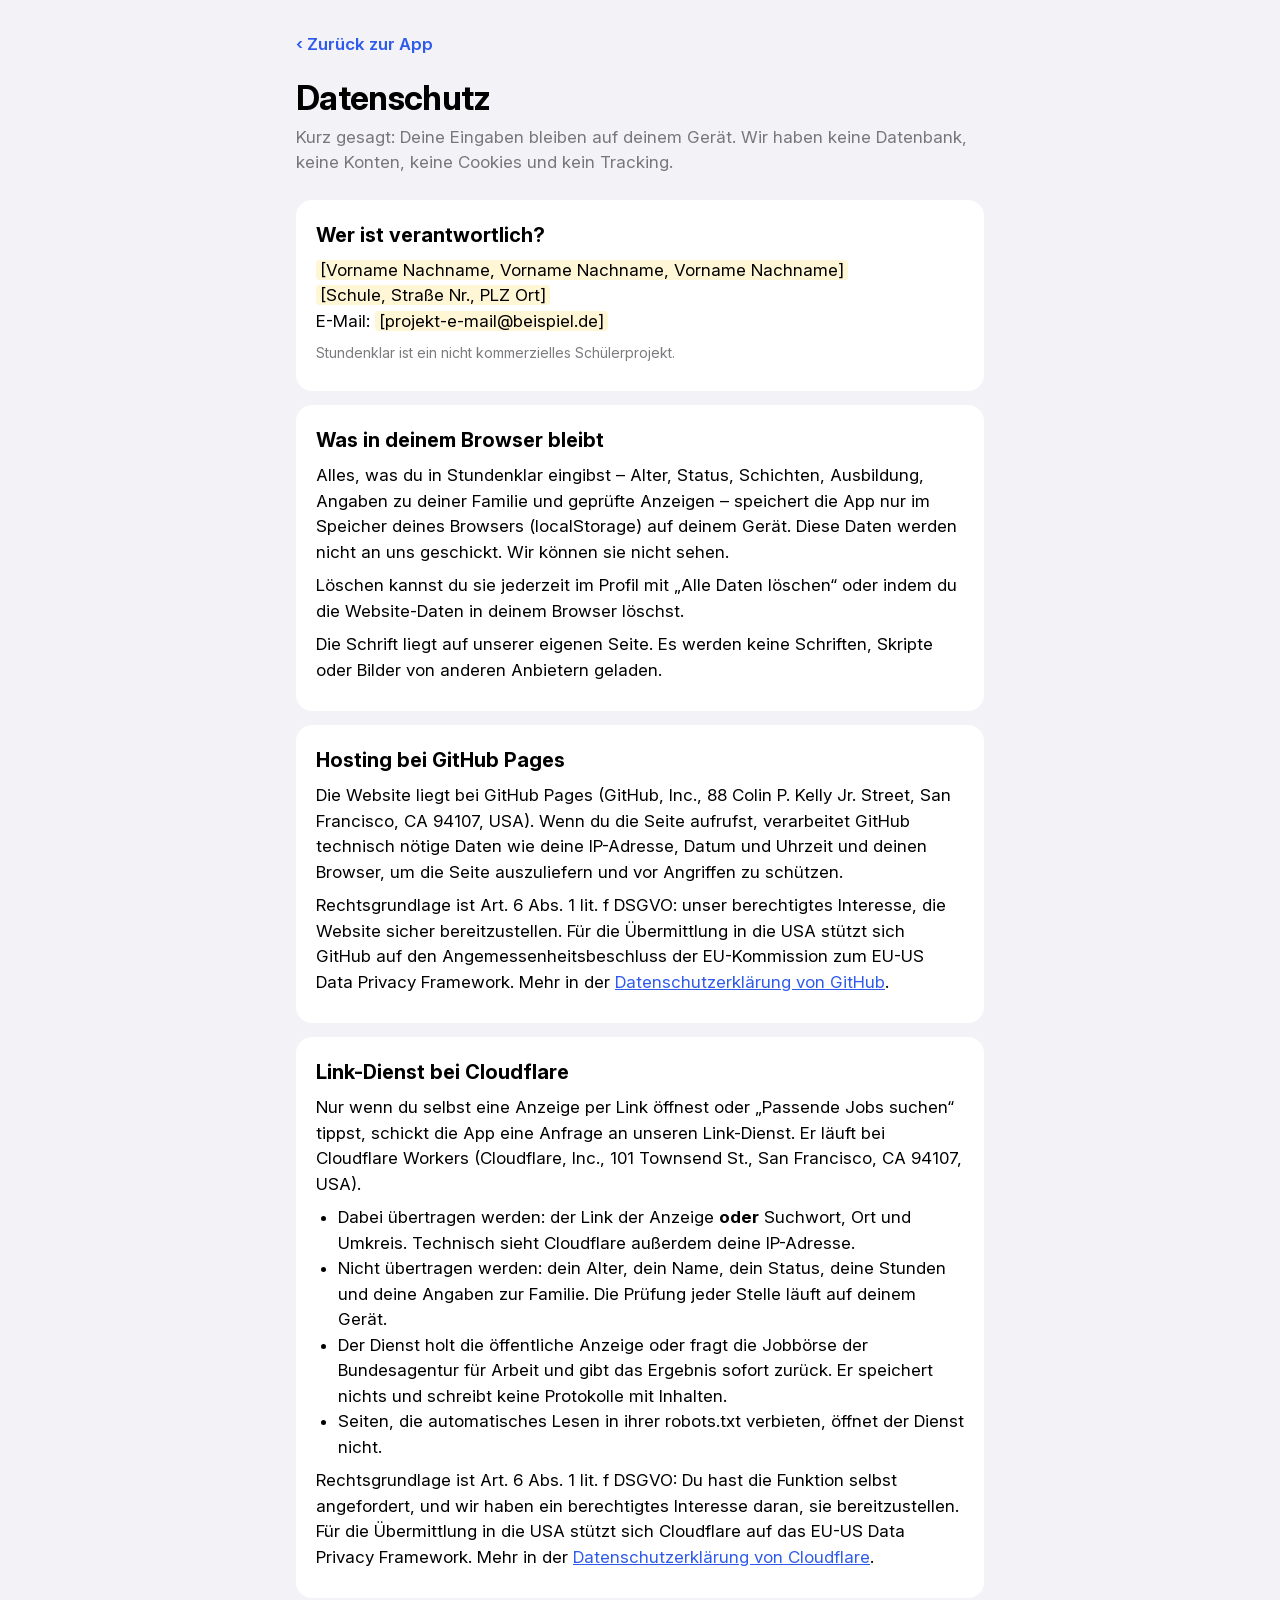
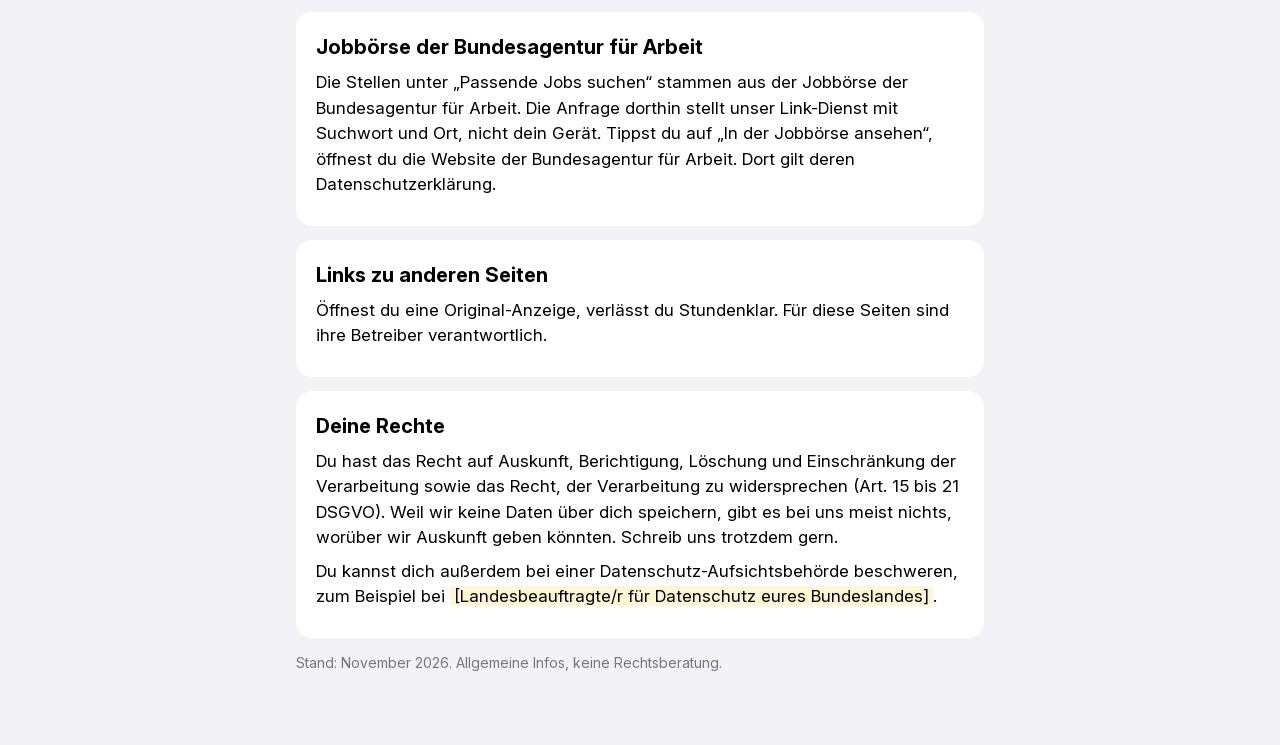
<file: datenschutz.html>
<!doctype html>
<html lang="de">
<head>
<meta charset="utf-8">
<meta name="viewport" content="width=device-width, initial-scale=1">
<meta name="referrer" content="no-referrer">
<meta http-equiv="Content-Security-Policy" content="default-src 'self'; style-src 'self' 'unsafe-inline'; img-src 'self' data:; font-src 'self'; base-uri 'none'; form-action 'none'; object-src 'none'">
<link rel="icon" href="icons/icon.svg" type="image/svg+xml">
<link rel="stylesheet" href="fonts/inter.css">
<title>Datenschutz · Stundenklar</title>
<style>
:root{--bg:#F2F2F7;--card:#fff;--ink:#000;--muted:rgba(60,60,67,.68);--line:rgba(60,60,67,.18);--tint:#2F5BEA;--hl:#FFF6D6}
@media (prefers-color-scheme:dark){:root{--bg:#000;--card:#1C1C1E;--ink:#fff;--muted:rgba(235,235,245,.65);--line:rgba(84,84,88,.6);--tint:#7D9BFF;--hl:#3A3220}}
*{box-sizing:border-box}
body{margin:0;background:var(--bg);color:var(--ink);font:17px/1.5 -apple-system,BlinkMacSystemFont,"Inter","Segoe UI",Roboto,sans-serif;-webkit-font-smoothing:antialiased}
main{max-width:720px;margin:0 auto;padding:32px 16px 64px}
a{color:var(--tint)}
.back{display:inline-block;margin-bottom:20px;text-decoration:none;font-weight:600}
h1{font-size:34px;line-height:1.15;margin:0 0 8px;letter-spacing:-.02em}
.lead{color:var(--muted);margin:0 0 24px}
section{background:var(--card);border-radius:16px;padding:20px;margin:14px 0}
h2{font-size:20px;margin:0 0 8px}
p{margin:8px 0}
ul{margin:8px 0;padding-left:22px}
.ph{background:var(--hl);border-radius:4px;padding:0 4px}
.small{font-size:14px;color:var(--muted)}
</style>
</head>
<body>
<main>
<a class="back" href="./">‹ Zurück zur App</a>
<h1>Datenschutz</h1>
<p class="lead">Kurz gesagt: Deine Eingaben bleiben auf deinem Gerät. Wir haben keine Datenbank, keine Konten, keine Cookies und kein Tracking.</p>

<section>
<h2>Wer ist verantwortlich?</h2>
<p><span class="ph">[Vorname Nachname, Vorname Nachname, Vorname Nachname]</span><br>
<span class="ph">[Schule, Straße Nr., PLZ Ort]</span><br>
E-Mail: <span class="ph">[projekt-e-mail@beispiel.de]</span></p>
<p class="small">Stundenklar ist ein nicht kommerzielles Schülerprojekt.</p>
</section>

<section>
<h2>Was in deinem Browser bleibt</h2>
<p>Alles, was du in Stundenklar eingibst – Alter, Status, Schichten, Ausbildung, Angaben zu deiner Familie und geprüfte Anzeigen – speichert die App nur im Speicher deines Browsers (localStorage) auf deinem Gerät. Diese Daten werden nicht an uns geschickt. Wir können sie nicht sehen.</p>
<p>Löschen kannst du sie jederzeit im Profil mit „Alle Daten löschen“ oder indem du die Website-Daten in deinem Browser löschst.</p>
<p>Die Schrift liegt auf unserer eigenen Seite. Es werden keine Schriften, Skripte oder Bilder von anderen Anbietern geladen.</p>
</section>

<section>
<h2>Hosting bei GitHub Pages</h2>
<p>Die Website liegt bei GitHub Pages (GitHub, Inc., 88 Colin P. Kelly Jr. Street, San Francisco, CA 94107, USA). Wenn du die Seite aufrufst, verarbeitet GitHub technisch nötige Daten wie deine IP-Adresse, Datum und Uhrzeit und deinen Browser, um die Seite auszuliefern und vor Angriffen zu schützen.</p>
<p>Rechtsgrundlage ist Art. 6 Abs. 1 lit. f DSGVO: unser berechtigtes Interesse, die Website sicher bereitzustellen. Für die Übermittlung in die USA stützt sich GitHub auf den Angemessenheitsbeschluss der EU-Kommission zum EU-US Data Privacy Framework. Mehr in der <a href="https://docs.github.com/de/site-policy/privacy-policies/github-general-privacy-statement" rel="noopener noreferrer">Datenschutzerklärung von GitHub</a>.</p>
</section>

<section>
<h2>Link-Dienst bei Cloudflare</h2>
<p>Nur wenn du selbst eine Anzeige per Link öffnest oder „Passende Jobs suchen“ tippst, schickt die App eine Anfrage an unseren Link-Dienst. Er läuft bei Cloudflare Workers (Cloudflare, Inc., 101 Townsend St., San Francisco, CA 94107, USA).</p>
<ul>
<li>Dabei übertragen werden: der Link der Anzeige <b>oder</b> Suchwort, Ort und Umkreis. Technisch sieht Cloudflare außerdem deine IP-Adresse.</li>
<li>Nicht übertragen werden: dein Alter, dein Name, dein Status, deine Stunden und deine Angaben zur Familie. Die Prüfung jeder Stelle läuft auf deinem Gerät.</li>
<li>Der Dienst holt die öffentliche Anzeige oder fragt die Jobbörse der Bundesagentur für Arbeit und gibt das Ergebnis sofort zurück. Er speichert nichts und schreibt keine Protokolle mit Inhalten.</li>
<li>Seiten, die automatisches Lesen in ihrer robots.txt verbieten, öffnet der Dienst nicht.</li>
</ul>
<p>Rechtsgrundlage ist Art. 6 Abs. 1 lit. f DSGVO: Du hast die Funktion selbst angefordert, und wir haben ein berechtigtes Interesse daran, sie bereitzustellen. Für die Übermittlung in die USA stützt sich Cloudflare auf das EU-US Data Privacy Framework. Mehr in der <a href="https://www.cloudflare.com/de-de/privacypolicy/" rel="noopener noreferrer">Datenschutzerklärung von Cloudflare</a>.</p>
</section>

<section>
<h2>Jobbörse der Bundesagentur für Arbeit</h2>
<p>Die Stellen unter „Passende Jobs suchen“ stammen aus der Jobbörse der Bundesagentur für Arbeit. Die Anfrage dorthin stellt unser Link-Dienst mit Suchwort und Ort, nicht dein Gerät. Tippst du auf „In der Jobbörse ansehen“, öffnest du die Website der Bundesagentur für Arbeit. Dort gilt deren Datenschutzerklärung.</p>
</section>

<section>
<h2>Links zu anderen Seiten</h2>
<p>Öffnest du eine Original-Anzeige, verlässt du Stundenklar. Für diese Seiten sind ihre Betreiber verantwortlich.</p>
</section>

<section>
<h2>Deine Rechte</h2>
<p>Du hast das Recht auf Auskunft, Berichtigung, Löschung und Einschränkung der Verarbeitung sowie das Recht, der Verarbeitung zu widersprechen (Art. 15 bis 21 DSGVO). Weil wir keine Daten über dich speichern, gibt es bei uns meist nichts, worüber wir Auskunft geben könnten. Schreib uns trotzdem gern.</p>
<p>Du kannst dich außerdem bei einer Datenschutz-Aufsichtsbehörde beschweren, zum Beispiel bei <span class="ph">[Landesbeauftragte/r für Datenschutz eures Bundeslandes]</span>.</p>
</section>

<p class="small">Stand: November 2026. Allgemeine Infos, keine Rechtsberatung.</p>
</main>
</body>
</html>
</file>
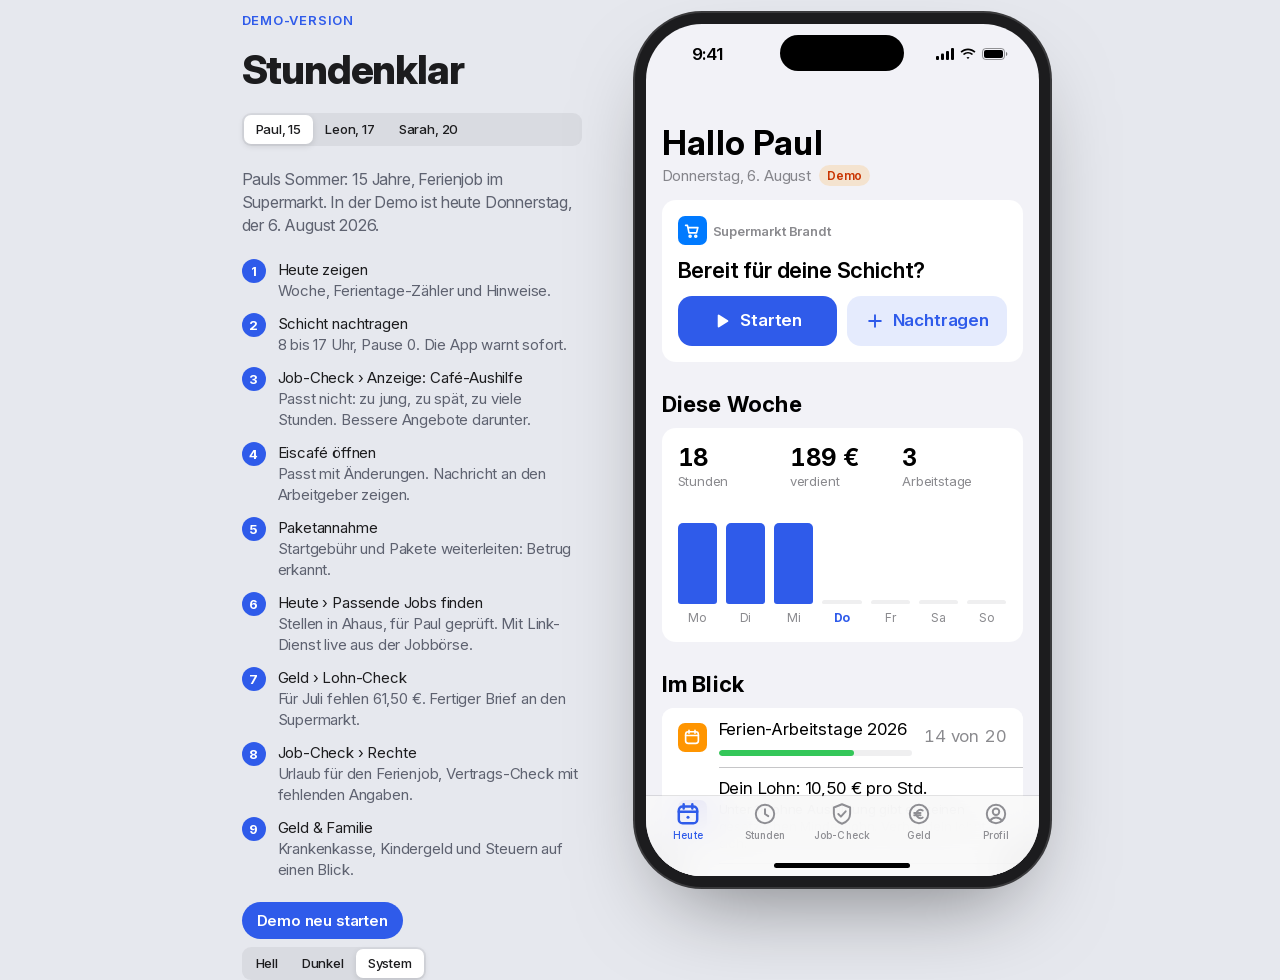
<file: demo.html>
<!doctype html>
<html lang="de">
<head>
<meta charset="utf-8">
<meta name="viewport" content="width=device-width, initial-scale=1, viewport-fit=cover">
<meta http-equiv="Content-Security-Policy" content="default-src 'self'; script-src 'self' 'unsafe-inline'; style-src 'self' 'unsafe-inline'; img-src 'self' data:; font-src 'self'; connect-src 'self' https://*.workers.dev; manifest-src 'self'; base-uri 'none'; form-action 'none'; object-src 'none'">
<meta name="referrer" content="no-referrer">
<meta name="description" content="Demo von Stundenklar mit Paul, Leon und Sarah.">
<meta name="theme-color" content="#F2F2F7" media="(prefers-color-scheme: light)">
<meta name="theme-color" content="#000000" media="(prefers-color-scheme: dark)">
<meta name="apple-mobile-web-app-capable" content="yes">
<meta name="mobile-web-app-capable" content="yes">
<meta name="apple-mobile-web-app-title" content="Stundenklar">
<meta name="apple-mobile-web-app-status-bar-style" content="default">
<link rel="manifest" href="manifest.webmanifest">
<link rel="icon" href="icons/icon.svg" type="image/svg+xml">
<link rel="apple-touch-icon" href="icons/apple-touch-icon.png">
<link rel="stylesheet" href="fonts/inter.css">
<title>Stundenklar Demo</title>
<style>
/* Layout: eine iPhone-App. Auf dem Handy randlos, am Rechner im Gerätrahmen mit Erklärspalte daneben. iOS-Systemfarben, Stundenklar-Blau als Akzent. */
:root{
  --tint:#2F5BEA; --tint-soft:rgba(47,91,234,.12);
  --bg:#F2F2F7; --cell:#FFFFFF; --press:#E5E5EA;
  --sheet-bg:#F2F2F7; --sheet-cell:#FFFFFF;
  --fill:rgba(120,120,128,.12); --fill2:rgba(120,120,128,.16); --seg-on:#FFFFFF;
  --label:#000000; --label2:rgba(60,60,67,.6); --label3:rgba(60,60,67,.3);
  --sep:rgba(60,60,67,.29); --bar:rgba(249,249,249,.86); --tabgray:#8E8E93;
  --green:#34C759; --orange:#FF9500; --red:#FF3B30; --yellow:#FFCC00; --blue:#007AFF;
  --indigo:#5856D6; --teal:#30B0C7; --pink:#FF2D55; --purple:#AF52DE; --gray:#8E8E93; --brown:#A2845E;
  --green-t:#248A3D; --orange-t:#C93400; --red-t:#D70015;
  --alert-bg:rgba(242,242,242,.88);
  --stage:#E6E8EE; --stage-ink:#1C1C1E; --stage-muted:#5E6270;
  --frame:#1C1C1E; --frame-edge:#3A3A3C;
  --housing:#1C1C1E; --lamp-off:#3A3A3C;
  --font:-apple-system,BlinkMacSystemFont,"SF Pro Text","Inter","Segoe UI",Roboto,Helvetica,Arial,sans-serif;
  --font-round:ui-rounded,"SF Pro Rounded",-apple-system,BlinkMacSystemFont,"Inter","Segoe UI",sans-serif;
  --mono:ui-monospace,"SF Mono",Menlo,Consolas,monospace;
}
@media (prefers-color-scheme: dark){
  :root:not([data-theme="light"]){
    --tint:#5B84FF; --tint-soft:rgba(91,132,255,.18);
    --bg:#000000; --cell:#1C1C1E; --press:#2C2C2E;
    --sheet-bg:#1C1C1E; --sheet-cell:#2C2C2E;
    --fill:rgba(118,118,128,.24); --fill2:rgba(118,118,128,.3); --seg-on:#636366;
    --label:#FFFFFF; --label2:rgba(235,235,245,.6); --label3:rgba(235,235,245,.3);
    --sep:rgba(84,84,88,.6); --bar:rgba(22,22,24,.84); --tabgray:#8E8E93;
    --green:#30D158; --orange:#FF9F0A; --red:#FF453A; --yellow:#FFD60A; --blue:#0A84FF;
    --indigo:#5E5CE6; --teal:#40C8E0; --pink:#FF375F; --purple:#BF5AF2; --gray:#8E8E93; --brown:#AC8E68;
    --green-t:#30D158; --orange-t:#FF9F0A; --red-t:#FF453A;
    --alert-bg:rgba(44,44,46,.9);
    --stage:#0B0C0F; --stage-ink:#F2F2F7; --stage-muted:#9A9DA8;
    --frame:#000000; --frame-edge:#2C2C2E; --housing:#000000; --lamp-off:#2C2C2E;
    color-scheme:dark;
  }
}
:root[data-theme="dark"]{
  --tint:#5B84FF; --tint-soft:rgba(91,132,255,.18);
  --bg:#000000; --cell:#1C1C1E; --press:#2C2C2E;
  --sheet-bg:#1C1C1E; --sheet-cell:#2C2C2E;
  --fill:rgba(118,118,128,.24); --fill2:rgba(118,118,128,.3); --seg-on:#636366;
  --label:#FFFFFF; --label2:rgba(235,235,245,.6); --label3:rgba(235,235,245,.3);
  --sep:rgba(84,84,88,.6); --bar:rgba(22,22,24,.84); --tabgray:#8E8E93;
  --green:#30D158; --orange:#FF9F0A; --red:#FF453A; --yellow:#FFD60A; --blue:#0A84FF;
  --indigo:#5E5CE6; --teal:#40C8E0; --pink:#FF375F; --purple:#BF5AF2; --gray:#8E8E93; --brown:#AC8E68;
  --green-t:#30D158; --orange-t:#FF9F0A; --red-t:#FF453A;
  --alert-bg:rgba(44,44,46,.9);
  --stage:#0B0C0F; --stage-ink:#F2F2F7; --stage-muted:#9A9DA8;
  --frame:#000000; --frame-edge:#2C2C2E; --housing:#000000; --lamp-off:#2C2C2E;
  color-scheme:dark;
}
*{box-sizing:border-box}
html{height:100%;box-sizing:border-box}
body{height:100%;margin:0;overflow:hidden;background:var(--stage);color:var(--label);font-family:var(--font);font-size:17px;line-height:1.29;letter-spacing:-.01em;-webkit-font-smoothing:antialiased;-webkit-tap-highlight-color:transparent}
button{font:inherit;color:inherit;letter-spacing:inherit}
input,textarea,select{font:inherit;letter-spacing:inherit}
:focus-visible{outline:2px solid var(--tint);outline-offset:2px}
svg.i{width:22px;height:22px;fill:none;stroke:currentColor;stroke-width:1.9;stroke-linecap:round;stroke-linejoin:round;flex:none}

/* Bühne und Gerät */
.stage{height:100%;display:flex;align-items:center;justify-content:center;gap:64px}
.device{position:relative;width:100%;height:100%;background:var(--bg);overflow:hidden;isolation:isolate;--top:0px;--bottom:0px;--tabh:50px}
.statusbar,.island,.homebar{display:none}
.aside{display:none}
@media (min-width:600px) and (min-height:700px){
  .stage{padding-block:24px;padding-left:max(16px,env(safe-area-inset-left,0px));padding-right:max(16px,env(safe-area-inset-right,0px))}
  .device{width:393px;height:min(852px,100%);flex:none;border-radius:56px;box-shadow:0 0 0 11px var(--frame),0 0 0 13px var(--frame-edge),0 40px 90px -24px rgba(0,0,0,.5);--top:54px;--bottom:30px}
  .statusbar{display:flex;position:absolute;inset:0 0 auto;height:54px;z-index:55;align-items:center;justify-content:space-between;padding:6px 30px 0 46px;font:600 17px/1 var(--font);pointer-events:none}
  .statusbar .sb-r{display:flex;gap:6px;align-items:center}
  .statusbar svg{height:12px;width:auto;fill:currentColor}
  .island{display:block;position:absolute;top:11px;left:50%;transform:translateX(-50%);width:124px;height:36px;border-radius:20px;background:#000;z-index:56}
  .homebar{display:block;position:absolute;bottom:8px;left:50%;transform:translateX(-50%);width:136px;height:5px;border-radius:3px;background:var(--label);z-index:70;pointer-events:none}
}
@media (min-width:1040px) and (min-height:700px){
  .aside{display:grid;gap:22px;width:340px;color:var(--stage-ink)}
}
.aside .appicon{width:72px;height:72px;border-radius:17px}
.aside .eyebrow{font:600 13px/1 var(--font);letter-spacing:.06em;text-transform:uppercase;color:var(--tint)}
.aside h1{font:800 40px/1.05 var(--font);letter-spacing:-.03em;margin:0}
.aside p{margin:0;color:var(--stage-muted);font-size:16px;line-height:1.45}
.aside ol{margin:0;padding:0;list-style:none;display:grid;gap:12px;counter-reset:s}
.aside ol li{display:grid;grid-template-columns:26px 1fr;gap:10px;font-size:15px;line-height:1.4;color:var(--stage-ink);counter-increment:s}
.aside ol li::before{content:counter(s);width:24px;height:24px;border-radius:50%;background:var(--tint);color:#fff;font:700 13px/24px var(--font);text-align:center}
.aside ol li span{color:var(--stage-muted)}
.aside .acts{display:flex;flex-wrap:wrap;gap:8px}
.pillbtn{border:0;border-radius:999px;padding:9px 15px;background:var(--tint);color:#fff;font-weight:600;font-size:15px;cursor:pointer}
.pillbtn.ghost{background:transparent;color:var(--stage-ink);box-shadow:inset 0 0 0 1px var(--stage-muted)}
.themes{display:inline-flex;background:var(--fill);border-radius:9px;padding:2px}
.themes button{border:0;background:none;padding:6px 12px;border-radius:7px;font-size:13px;font-weight:500;cursor:pointer;color:var(--stage-ink)}
.themes button[aria-pressed="true"]{background:var(--seg-on);box-shadow:0 2px 6px rgba(0,0,0,.12)}

/* App-Gerüst */
.screens{position:absolute;inset:0}
.screen{position:absolute;inset:0;overflow-y:auto;overflow-x:hidden;overscroll-behavior:contain;padding-bottom:calc(var(--tabh) + var(--bottom) + 28px);scrollbar-width:none}
.screen::-webkit-scrollbar{display:none}
.navbar{position:sticky;top:0;z-index:10;padding-top:var(--top);transition:background .2s,box-shadow .2s}
.screen.scrolled .navbar{background:var(--bar);-webkit-backdrop-filter:saturate(180%) blur(20px);backdrop-filter:saturate(180%) blur(20px);box-shadow:0 .5px 0 var(--sep)}
.navrow{height:44px;display:grid;grid-template-columns:1fr auto 1fr;align-items:center;padding-left:max(16px,env(safe-area-inset-left,0px));padding-right:max(16px,env(safe-area-inset-right,0px))}
.ntitle{font-weight:600;font-size:17px;opacity:0;transition:opacity .2s;white-space:nowrap}
.screen.scrolled .ntitle{opacity:1}
.nright{justify-self:end;display:flex;gap:4px}
.nbtn{border:0;background:none;color:var(--tint);width:36px;height:36px;border-radius:18px;display:grid;place-items:center;cursor:pointer}
.nbtn svg.i{width:24px;height:24px;stroke-width:2.2}
.nbtn:active{opacity:.5}
.content{padding-left:max(16px,env(safe-area-inset-left,0px));padding-right:max(16px,env(safe-area-inset-right,0px))}
.lt{display:grid;gap:2px;margin:0 0 6px}
.lt h1{font:700 34px/41px var(--font);letter-spacing:.01em;margin:0}
.lt .sub{display:flex;align-items:center;gap:8px;flex-wrap:wrap;color:var(--label2);font-size:15px}
.demo-pill{font-size:12px;font-weight:600;color:var(--orange-t);background:color-mix(in srgb,var(--orange) 16%,transparent);padding:3px 8px;border-radius:999px}

/* Tab-Leiste */
.tabbar{position:absolute;left:0;right:0;bottom:0;z-index:20;height:calc(var(--tabh) + var(--bottom));padding-bottom:var(--bottom);padding-left:max(4px,env(safe-area-inset-left,0px));padding-right:max(4px,env(safe-area-inset-right,0px));display:grid;grid-template-columns:repeat(5,1fr);background:var(--bar);-webkit-backdrop-filter:saturate(180%) blur(20px);backdrop-filter:saturate(180%) blur(20px);box-shadow:0 -.5px 0 var(--sep)}
.tab{border:0;background:none;display:flex;flex-direction:column;align-items:center;justify-content:center;gap:2px;color:var(--tabgray);font-size:10px;font-weight:500;letter-spacing:.01em;cursor:pointer;padding-top:2px}
.tab svg.i{width:26px;height:26px;stroke-width:1.8}
.tab[aria-current="page"]{color:var(--tint)}
.tab[aria-current="page"] svg.i{stroke-width:2.3}

/* Listen im iOS-Stil */
.sechead{font-size:13px;line-height:18px;text-transform:uppercase;color:var(--label2);padding:0 16px 7px;margin-top:24px;letter-spacing:.01em}
.h2{display:flex;align-items:baseline;justify-content:space-between;gap:12px;font:700 22px/28px var(--font);letter-spacing:.01em;margin:28px 0 10px}
.h2 button{border:0;background:none;color:var(--tint);font-size:17px;font-weight:400;cursor:pointer;padding:0}
.secfoot{font-size:13px;line-height:18px;color:var(--label2);padding:7px 16px 0}
.group{background:var(--cell);border-radius:12px;overflow:hidden}
.row{display:flex;align-items:center;gap:12px;min-height:44px;padding:0 16px;position:relative;background:var(--cell);width:100%;border:0;text-align:left;font-size:17px;color:var(--label)}
button.row{cursor:pointer}
button.row:active{background:var(--press)}
.group > .row + .row::before,.group > .row + .rowwrap::before,.group > .rowwrap + .row::before{content:"";position:absolute;top:0;left:16px;right:0;height:.5px;background:var(--sep)}
.group.ic > .row + .row::before{left:57px}
.row .lbl{flex:1;min-width:0;padding:11px 0;display:grid;gap:1px}
.row .lbl small{font-size:13px;color:var(--label2);line-height:17px}
.row .lbl .one{white-space:nowrap;overflow:hidden;text-overflow:ellipsis}
.row .val{color:var(--label2);text-align:right;white-space:nowrap;font-variant-numeric:tabular-nums}
.row .chev{color:var(--label3);display:flex}
.row .chev svg.i{width:15px;height:15px;stroke-width:2.6}
.row input.inl{border:0;background:transparent;text-align:right;color:var(--label2);width:9.5em;min-width:0;padding:11px 0;font-variant-numeric:tabular-nums}
.row input.inl:focus{outline:none;color:var(--label)}
.row .unit{color:var(--label2)}
.ico{width:29px;height:29px;border-radius:7px;display:grid;place-items:center;color:#fff;flex:none}
.ico svg.i{width:18px;height:18px;stroke-width:2.2}
.row.danger{color:var(--red);justify-content:center}
.row.action{color:var(--tint)}
.row .check{color:var(--tint)}
.sheet .group,.sheet .row{background:var(--sheet-cell)}

/* Bedienelemente */
.switch{position:relative;display:inline-block;width:51px;height:31px;flex:none}
.switch input{position:absolute;inset:0;opacity:0;margin:0;cursor:pointer;z-index:1}
.switch span{position:absolute;inset:0;border-radius:16px;background:var(--fill2);transition:background .25s}
.switch span::after{content:"";position:absolute;top:2px;left:2px;width:27px;height:27px;border-radius:50%;background:#fff;box-shadow:0 3px 8px rgba(0,0,0,.15),0 3px 1px rgba(0,0,0,.06);transition:transform .25s}
.switch input:checked + span{background:var(--green)}
.switch input:checked + span::after{transform:translateX(20px)}
.switch input:focus-visible + span{outline:2px solid var(--tint);outline-offset:2px}
.seg{display:grid;grid-auto-flow:column;grid-auto-columns:1fr;background:var(--fill);border-radius:9px;padding:2px;gap:2px}
.seg button{border:0;background:none;font-size:13px;font-weight:500;padding:7px 4px;border-radius:7px;cursor:pointer;white-space:nowrap}
.seg button[aria-pressed="true"]{background:var(--seg-on);box-shadow:0 3px 8px rgba(0,0,0,.12),0 3px 1px rgba(0,0,0,.04);font-weight:600}
.stepper{display:inline-flex;align-items:center;background:var(--fill);border-radius:9px;overflow:hidden;flex:none}
.stepper button{border:0;background:none;width:46px;height:32px;display:grid;place-items:center;cursor:pointer;color:var(--label)}
.stepper button + button{box-shadow:inset .5px 0 0 var(--sep)}
.stepper button:active{background:var(--fill)}
.stepper svg.i{width:18px;height:18px;stroke-width:2.4}
.stepval{min-width:2.6em;text-align:center;font-variant-numeric:tabular-nums;color:var(--label2)}
.btn{display:flex;align-items:center;justify-content:center;gap:8px;min-height:50px;border-radius:14px;background:var(--tint);color:#fff;font-weight:600;font-size:17px;border:0;width:100%;cursor:pointer;padding:0 16px}
.btn svg.i{width:20px;height:20px;stroke-width:2.3}
.btn.soft{background:var(--tint-soft);color:var(--tint)}
.btn.red{background:var(--red)}
.btn:active{opacity:.75}
.btn[disabled]{opacity:.4;cursor:default}
.textbtn{border:0;background:none;color:var(--tint);cursor:pointer;padding:0;font-size:17px}

/* Karten und Daten */
.card{background:var(--cell);border-radius:14px;padding:16px}
.stack{display:grid;gap:12px;grid-template-columns:minmax(0,1fr)}
.eyebrow{font-size:13px;font-weight:600;color:var(--label2);display:flex;align-items:center;gap:6px}
.big{font:700 34px/1.1 var(--font-round);letter-spacing:-.01em;font-variant-numeric:tabular-nums}
.big small{font-size:20px;font-weight:600;color:var(--label2)}
.stats{display:grid;grid-template-columns:repeat(3,minmax(0,1fr));gap:8px}
.stat{display:grid;gap:2px;min-width:0}
.stat b{font:700 24px/1.15 var(--font-round);font-variant-numeric:tabular-nums;white-space:nowrap}
.stat span{font-size:13px;color:var(--label2)}
.bars{display:grid;grid-template-columns:repeat(7,minmax(0,1fr));gap:9px;height:108px;align-items:end;margin-top:6px}
.bars .b{display:grid;align-items:end;height:100%;position:relative}
.bars .b i{display:block;border-radius:5px 5px 3px 3px;background:var(--tint);min-height:4px}
.bars .b i.z{background:var(--fill)}
.bars .b i.w{background:var(--orange)}
.bars .b i.s{background:var(--red)}
.bars .b i.sch{background:var(--purple)}
.lgrow{display:flex;flex-wrap:wrap;gap:6px 14px;margin-top:10px;font-size:12px;color:var(--label2)}
.lgrow span{display:inline-flex;align-items:center;gap:5px}
.lgrow i{width:8px;height:8px;border-radius:2px;display:inline-block}
.kindtag{font-size:12px;font-weight:600;color:var(--purple);background:color-mix(in srgb,var(--purple) 14%,transparent);padding:2px 6px;border-radius:5px;vertical-align:1px}
.issue.info svg.i{color:var(--tint)}
.bweek{display:grid;gap:4px;border-top:1px solid #E2E2E6;padding-top:10px}
.bweek h5{margin:0;font-size:14px;display:flex;justify-content:space-between;gap:8px}
.bweek h5 span{font-weight:500;color:#666}
.bweek .bh{margin:4px 0 0;font-size:11px;text-transform:uppercase;letter-spacing:.04em;color:#666}
.bweek ul{margin:0;padding-left:16px;display:grid;gap:2px}
.linkfield{display:flex;gap:8px;align-items:center}
.linkfield input{flex:1;min-width:0;border:0;background:var(--fill);border-radius:10px;padding:11px 12px;color:var(--label);font-size:16px}
.linkfield input:focus{outline:2px solid var(--tint);outline-offset:0}
.linkfield .btn{width:auto;min-height:44px;padding:0 18px;border-radius:10px}
.row select.inl{appearance:none;-webkit-appearance:none;border:0;background:transparent url("data:image/svg+xml,%3Csvg xmlns='http://www.w3.org/2000/svg' viewBox='0 0 10 16'%3E%3Cpath d='M2 6l3-3 3 3M2 10l3 3 3-3' fill='none' stroke='%238E8E93' stroke-width='1.6' stroke-linecap='round' stroke-linejoin='round'/%3E%3C/svg%3E") no-repeat right center/9px 14px;color:var(--label2);text-align:right;text-align-last:right;padding:11px 16px 11px 0;max-width:62%;min-width:0;font-size:17px;cursor:pointer}
.row select.inl:focus{outline:none;color:var(--label)}
.row select.inl option{color:#000}
a.row{text-decoration:none;color:var(--label);cursor:pointer}
a.row:active{background:var(--press)}
.chips{display:flex;flex-wrap:wrap;gap:5px;margin-top:5px}
.chip{font-size:12px;font-weight:600;padding:2px 8px;border-radius:999px;background:color-mix(in srgb,var(--green) 16%,transparent);color:var(--green-t)}
.portal{font-size:12px;font-weight:600;color:var(--label2);background:var(--fill);padding:3px 8px;border-radius:999px}
.fixn{width:26px;height:26px;border-radius:50%;background:var(--tint);color:#fff;font:700 13px/26px var(--font);text-align:center;flex:none}
.msgbox{white-space:pre-wrap;font-size:15px;line-height:1.45;background:var(--sheet-cell);border-radius:12px;padding:14px 16px}
.tbox{background:var(--sheet-cell);border-radius:12px;padding:0 16px}
textarea.big{width:100%;min-height:200px;border:0;background:transparent;resize:vertical;color:var(--label);font-size:16px;line-height:1.4;padding:12px 0;display:block}
textarea.big:focus{outline:none}
textarea.big,textarea.big::placeholder{font-weight:400}
textarea.big::placeholder{color:var(--label3)}
.two{display:-webkit-box;-webkit-line-clamp:2;-webkit-box-orient:vertical;overflow:hidden}
details.raw{margin-top:18px}
details.raw summary{cursor:pointer;color:var(--tint);font-size:15px;padding:6px 16px}
details.raw p{white-space:pre-wrap;font-size:14px;line-height:1.4;color:var(--label2);padding:6px 16px;margin:0}
.loading{display:grid;justify-items:center;gap:14px;padding:90px 20px;color:var(--label2)}
.spin{width:34px;height:34px;border-radius:50%;border:3px solid var(--fill2);border-top-color:var(--tint);animation:spin .8s linear infinite}
@keyframes spin{to{transform:rotate(360deg)}}
.note.i{background:var(--tint-soft)}
.note.i svg.i{color:var(--tint)}
.chips.sel{margin-top:0;gap:8px}
.chips.sel .chip{font-size:14px;font-weight:600;padding:7px 13px;background:var(--fill);color:var(--label);border:0;cursor:pointer;transition:background .15s,color .15s}
.chips.sel .chip[aria-pressed="true"]{background:var(--tint);color:#fff}
.chip.ask{background:color-mix(in srgb,var(--orange) 16%,transparent);color:var(--orange-t)}
.chip.fixit{background:color-mix(in srgb,var(--tint) 14%,transparent);color:var(--tint)}
.infield{width:100%;min-width:0;border:0;background:var(--fill);border-radius:10px;padding:11px 12px;color:var(--label);font:inherit;font-size:16px}
.infield:focus{outline:2px solid var(--tint);outline-offset:0}
.infield::placeholder{color:var(--label3)}
select.infield{appearance:none;-webkit-appearance:none;padding-right:30px;cursor:pointer;background:var(--fill) url("data:image/svg+xml,%3Csvg xmlns='http://www.w3.org/2000/svg' viewBox='0 0 10 16'%3E%3Cpath d='M2 6l3-3 3 3M2 10l3 3 3-3' fill='none' stroke='%238E8E93' stroke-width='1.6' stroke-linecap='round' stroke-linejoin='round'/%3E%3C/svg%3E") no-repeat right 11px center/9px 14px}
.fieldrow{display:grid;grid-template-columns:minmax(0,1fr) 92px;gap:8px}
.live-pill{font-size:11px;font-weight:700;letter-spacing:.03em;text-transform:uppercase;color:#fff;background:var(--green-t);padding:2px 7px;border-radius:999px;display:inline-flex;align-items:center;gap:4px}
.live-pill::before{content:"";width:6px;height:6px;border-radius:50%;background:#fff;animation:livepulse 1.6s ease-in-out infinite}
@keyframes livepulse{50%{opacity:.35}}
.eyebrow .live-pill{margin-left:auto}
.row .live-pill{flex:none}
.spin.sm{width:18px;height:18px;border-width:2px}
.row.offer .lbl>.two{font-weight:600}
.vtag{font-size:12px;font-weight:700;padding:2px 8px 2px 6px;border-radius:999px;display:inline-flex;align-items:center;gap:5px}
.vtag .dot{width:7px;height:7px}
.vtag.ok{background:color-mix(in srgb,var(--green) 16%,transparent);color:var(--green-t)}
.vtag.wait{background:color-mix(in srgb,var(--orange) 16%,transparent);color:var(--orange-t)}
.vtag.stop{background:color-mix(in srgb,var(--red) 14%,transparent);color:var(--red-t)}
.vnote{color:var(--red-t)!important;margin-top:4px}
.tick-row{align-items:flex-start}
.tick{flex:none;width:24px;height:24px;border-radius:50%;border:2px solid var(--label3);display:grid;place-items:center;margin-top:9px;transition:background .15s,border-color .15s}
.tick-row[aria-pressed="true"] .tick{background:var(--green);border-color:var(--green);color:#fff}
.tick svg.i{width:15px;height:15px;stroke-width:3}
.tick-row .lbl{padding-top:11px;padding-bottom:11px}
.iconbtn{border:0;background:none;color:var(--red);padding:8px;margin-right:-6px;cursor:pointer;display:grid;place-items:center;flex:none}
.iconbtn svg.i{width:20px;height:20px}
.row input.tdate{width:auto;max-width:11em;font:inherit;color:var(--label2);-webkit-appearance:none;appearance:none;background:transparent}
a.btn{text-decoration:none}
.btnrow .btn{min-width:0}
.extlink{justify-self:start;display:inline-flex;align-items:center;gap:4px;margin-top:4px;color:var(--tint);font-size:15px;text-decoration:none}
.extlink svg.i{width:15px;height:15px;stroke-width:2.4}
@media (prefers-reduced-motion:reduce){.live-pill::before{animation:none}}
.days{display:grid;grid-template-columns:repeat(7,minmax(0,1fr));gap:9px;margin-top:6px;font-size:12px;color:var(--label2);text-align:center}
.days .t{color:var(--tint);font-weight:700}
.prog{height:6px;border-radius:3px;background:var(--fill);overflow:hidden;margin-top:8px}
.prog i{display:block;height:100%;border-radius:3px;background:var(--green)}
.prog i.w{background:var(--orange)} .prog i.s{background:var(--red)}
.timer{font:600 52px/1 var(--font-round);font-variant-numeric:tabular-nums;letter-spacing:-.02em}
.live{display:inline-flex;align-items:center;gap:6px;color:var(--red-t);font-weight:600;font-size:13px}
.live::before{content:"";width:8px;height:8px;border-radius:50%;background:var(--red);animation:pulse 1.4s infinite}
@keyframes pulse{50%{opacity:.25}}
.btnrow{display:grid;grid-template-columns:1fr 1fr;gap:10px}
.dot{width:10px;height:10px;border-radius:50%;flex:none;display:inline-block}
.dot.ok{background:var(--green)} .dot.wait{background:var(--orange)} .dot.stop{background:var(--red)} .dot.info{background:var(--gray)}
.stxt{font-size:15px;color:var(--label2);display:inline-flex;align-items:center;gap:6px;white-space:nowrap}
.daycell{width:40px;flex:none;text-align:center;display:grid;line-height:1.1;padding:8px 0}
.daycell small{font-size:12px;color:var(--label2);text-transform:uppercase;font-weight:600}
.daycell b{font:500 22px/1.15 var(--font-round)}
.daycell.today small,.daycell.today b{color:var(--red)}
.flag{display:flex;color:var(--orange)} .flag.s{color:var(--red)}
.flag svg.i{width:19px;height:19px;stroke-width:2.2}
.empty{display:grid;justify-items:center;text-align:center;gap:10px;padding:36px 20px;color:var(--label2)}
.empty svg.i{width:44px;height:44px;stroke-width:1.5;color:var(--label3)}
.empty b{color:var(--label);font-size:20px}
.mswitch{display:flex;align-items:center;justify-content:space-between;margin:8px 0 12px}
.mswitch b{font-size:17px}
.mswitch button{border:0;background:var(--fill);color:var(--tint);width:34px;height:34px;border-radius:17px;display:grid;place-items:center;cursor:pointer}
.mswitch button svg.i{width:17px;height:17px;stroke-width:2.6}
.mswitch button[disabled]{opacity:.35}

/* Ampel */
.ampel{display:inline-flex;gap:6px;padding:6px 8px;border-radius:999px;background:var(--housing);flex:none}
.ampel i{width:14px;height:14px;border-radius:50%;background:var(--lamp-off)}
.ampel.stop i:nth-child(1){background:#FF453A;box-shadow:0 0 10px #FF453A}
.ampel.wait i:nth-child(2){background:#FFD60A;box-shadow:0 0 10px #FFD60A}
.ampel.ok i:nth-child(3){background:#30D158;box-shadow:0 0 10px #30D158}
.hero{display:grid;gap:10px}
.hero .ampel{justify-self:start}
.hero h3{margin:0;font:700 22px/1.2 var(--font);letter-spacing:-.01em;text-wrap:balance}
.hero p{margin:0;color:var(--label2);font-size:15px}
.verdict-band{border-radius:14px;padding:16px;display:grid;gap:8px;color:#fff}
.verdict-band.ok{background:#248A3D} .verdict-band.wait{background:#C93400} .verdict-band.stop{background:#D70015}
.verdict-band .vb-top{display:flex;align-items:center;gap:10px;font:700 22px/1.2 var(--font)}
.verdict-band .vb-top svg.i{width:30px;height:30px;stroke-width:2.2}
.verdict-band p{margin:0;font-size:15px;line-height:1.4;opacity:.95}
.note{display:flex;gap:10px;align-items:flex-start;border-radius:12px;padding:12px 14px;background:color-mix(in srgb,var(--orange) 14%,var(--cell));font-size:15px;line-height:1.35}
.note svg.i{color:var(--orange);width:20px;height:20px;margin-top:1px}
.note.s{background:color-mix(in srgb,var(--red) 12%,var(--cell))} .note.s svg.i{color:var(--red)}

/* Sheets, Alerts */
.scrim{position:absolute;inset:0;background:rgba(0,0,0,.35);opacity:0;transition:opacity .3s;z-index:40;pointer-events:none}
.scrim.open{opacity:1;pointer-events:auto}
.sheet{position:absolute;left:0;right:0;bottom:0;top:calc(var(--top) + 12px);background:var(--sheet-bg);border-radius:13px 13px 0 0;z-index:41;transform:translateY(105%);transition:transform .4s cubic-bezier(.32,.72,0,1);display:flex;flex-direction:column;box-shadow:0 -8px 30px rgba(0,0,0,.12)}
.sheet.open{transform:none}
.grab{width:36px;height:5px;border-radius:3px;background:var(--label3);margin:6px auto 0}
.shead{display:grid;grid-template-columns:1fr auto 1fr;align-items:center;min-height:50px;padding-left:max(16px,env(safe-area-inset-left,0px));padding-right:max(16px,env(safe-area-inset-right,0px))}
.shead b{font-size:17px;font-weight:600;text-align:center}
.shead .r{justify-self:end;font-weight:600}
.shead .l{justify-self:start}
.sbody{flex:1;overflow-y:auto;padding-left:max(16px,env(safe-area-inset-left,0px));padding-right:max(16px,env(safe-area-inset-right,0px));padding-bottom:calc(28px + var(--bottom));overscroll-behavior:contain}
.row input[type=date],.row input[type=time]{border:0;background:var(--fill);border-radius:7px;padding:6px 10px;color:var(--label);font-variant-numeric:tabular-nums;min-width:0}
.row textarea{border:0;background:transparent;width:100%;resize:none;padding:11px 0;color:var(--label);min-height:44px}
.row textarea:focus{outline:none}
.issue{display:flex;gap:10px;align-items:flex-start;padding:10px 16px;font-size:15px;line-height:1.35;position:relative}
.issue + .issue::before{content:"";position:absolute;top:0;left:46px;right:0;height:.5px;background:var(--sep)}
.issue svg.i{width:20px;height:20px;flex:none;margin-top:0}
.issue.stop svg.i{color:var(--red)} .issue.wait svg.i{color:var(--orange)} .issue.ok svg.i{color:var(--green)}
.alertwrap{position:absolute;inset:0;z-index:60;display:grid;place-items:center;background:rgba(0,0,0,.25);opacity:0;pointer-events:none;transition:opacity .2s}
.alertwrap.open{opacity:1;pointer-events:auto}
.alert{width:270px;max-width:calc(100% - 48px);background:var(--alert-bg);-webkit-backdrop-filter:blur(30px);backdrop-filter:blur(30px);border-radius:14px;overflow:hidden;text-align:center;transform:scale(1.08);transition:transform .2s}
.alertwrap.open .alert{transform:none}
.alert .at{padding:19px 16px 15px;display:grid;gap:4px}
.alert .at b{font-size:17px}
.alert .at span{font-size:13px;line-height:1.35}
.alert .ab{display:grid;grid-auto-flow:column;grid-auto-columns:1fr;box-shadow:inset 0 .5px 0 var(--sep)}
.alert .ab button{border:0;background:none;height:44px;color:var(--tint);font-size:17px;cursor:pointer}
.alert .ab button + button{box-shadow:inset .5px 0 0 var(--sep)}
.alert .ab button.bold{font-weight:600}
.alert .ab button.destr{color:var(--red)}
.hud{position:absolute;left:50%;top:42%;transform:translate(-50%,-50%) scale(.9);z-index:65;background:var(--alert-bg);-webkit-backdrop-filter:blur(30px);backdrop-filter:blur(30px);border-radius:14px;padding:18px 22px;display:grid;justify-items:center;gap:8px;font-weight:600;font-size:15px;opacity:0;pointer-events:none;transition:opacity .2s,transform .2s}
.hud.show{opacity:1;transform:translate(-50%,-50%) scale(1)}
.hud svg.i{width:34px;height:34px;stroke-width:2.2;color:var(--green)}

/* Stundenzettel */
.paper{background:#FFFFFF;color:#111;border-radius:6px;padding:20px 18px;box-shadow:0 1px 3px rgba(0,0,0,.12);font-size:13px;display:grid;gap:12px}
.paper h4{margin:0;font-size:18px;letter-spacing:-.01em}
.paper .meta{display:grid;grid-template-columns:auto 1fr;gap:3px 12px;color:#444}
.paper .tw{overflow-x:auto}
.paper table{width:100%;border-collapse:collapse;font-variant-numeric:tabular-nums;min-width:300px}
.paper th,.paper td{padding:5px 4px;border-bottom:1px solid #E2E2E6;text-align:left;white-space:nowrap}
.paper th{font-size:11px;text-transform:uppercase;letter-spacing:.04em;color:#666}
.paper td.r,.paper th.r{text-align:right}
.paper tfoot td{font-weight:700;border-bottom:0;border-top:1.5px solid #111}
.paper .sign{display:grid;grid-template-columns:1fr 1fr;gap:18px;margin-top:18px;color:#666;font-size:11px}
.paper .sign span{border-top:1px solid #999;padding-top:4px}
.prose{display:grid;gap:12px;font-size:16px;line-height:1.45}
.prose p{margin:0}
.prose .muted{color:var(--label2);font-size:14px}

/* Einrichtung */
.onb{position:absolute;inset:0;z-index:50;background:var(--bg);display:flex;flex-direction:column;padding-top:var(--top)}
.onb[hidden]{display:none!important}
.onb .ob-body{flex:1;overflow-y:auto;grid-auto-rows:max-content;padding:24px max(20px,env(safe-area-inset-right,0px)) 16px max(20px,env(safe-area-inset-left,0px));display:grid;align-content:start;gap:18px}
.onb .ob-foot{padding:12px max(20px,env(safe-area-inset-right,0px)) calc(16px + var(--bottom)) max(20px,env(safe-area-inset-left,0px));display:grid;gap:10px}
.onb h2{font:800 32px/1.12 var(--font);letter-spacing:-.02em;margin:0;text-wrap:balance}
.onb .lead{color:var(--label2);margin:0;font-size:17px;line-height:1.4}
.feat{display:grid;grid-template-columns:44px 1fr;gap:14px;align-items:start}
.feat .fi{width:44px;height:44px;border-radius:12px;display:grid;place-items:center;color:var(--tint);background:var(--tint-soft)}
.feat b{display:block;margin-bottom:2px}
.feat span{color:var(--label2);font-size:15px;line-height:1.35}
.dots3{display:flex;gap:7px;justify-content:center}
.dots3 i{width:7px;height:7px;border-radius:50%;background:var(--label3)}
.dots3 i.on{background:var(--label)}
.appicon{display:block;width:96px;height:96px;border-radius:22px}

@media (prefers-reduced-motion: reduce){*{transition:none!important;animation:none!important}}
</style>
</head>
<body>
<div class="stage">
  <aside class="aside" id="aside"></aside>
  <div class="device" id="device">
    <div class="statusbar" aria-hidden="true">
      <span>9:41</span>
      <span class="sb-r">
        <svg viewBox="0 0 18 12"><rect x="0" y="8" width="3" height="4" rx="1"/><rect x="5" y="5.5" width="3" height="6.5" rx="1"/><rect x="10" y="3" width="3" height="9" rx="1"/><rect x="15" y="0" width="3" height="12" rx="1"/></svg>
        <svg viewBox="0 0 16 12"><path d="M8 2.2c2.4 0 4.6.9 6.3 2.5l1.2-1.2C13.4 1.4 10.8.4 8 .4S2.6 1.4.5 3.5l1.2 1.2C3.4 3.1 5.6 2.2 8 2.2zm0 3.4c1.5 0 2.8.6 3.9 1.5l1.2-1.2C11.7 4.6 9.9 3.9 8 3.9S4.3 4.6 2.9 5.9l1.2 1.2C5.2 6.2 6.5 5.6 8 5.6zm0 3.3c.6 0 1.1.2 1.5.6L8 11 6.5 9.5c.4-.4.9-.6 1.5-.6z"/></svg>
        <svg viewBox="0 0 27 12"><rect x=".5" y=".5" width="22" height="11" rx="3.2" fill="none" stroke="currentColor" opacity=".4"/><rect x="2" y="2" width="19" height="8" rx="2"/><path d="M24 4v4c.8-.3 1.3-1.1 1.3-2S24.8 4.3 24 4z" opacity=".5"/></svg>
      </span>
    </div>
    <div class="island" aria-hidden="true"></div>

    <main class="screens">
      <section class="screen" id="sc-today" aria-label="Heute"></section>
      <section class="screen" id="sc-shifts" aria-label="Stunden" hidden></section>
      <section class="screen" id="sc-check" aria-label="Job-Check" hidden></section>
      <section class="screen" id="sc-money" aria-label="Geld und Familie" hidden></section>
      <section class="screen" id="sc-profile" aria-label="Profil" hidden></section>
    </main>

    <nav class="tabbar" aria-label="Bereiche" id="tabbar"></nav>

    <div class="onb" id="onb" hidden></div>
    <div class="scrim" id="scrim" data-action="sheet-close"></div>
    <div class="sheet" id="sheet" role="dialog" aria-modal="true" aria-labelledby="sheet-title"></div>
    <div class="alertwrap" id="alertwrap"><div class="alert" role="alertdialog" id="alert"></div></div>
    <div class="hud" id="hud" aria-live="polite"></div>
    <div class="homebar" aria-hidden="true"></div>
  </div>
</div>

<script src="config.js"></script>
<script>
"use strict";
const MODE = "demo";            // "demo" = Pauls Sommer mit Beispieldaten, "live" = leer zum Ausprobieren
const DEMO = MODE === "demo";
const DEMO_TODAY = "2026-08-06";    // In der Demo ist heute Donnerstag, 6. August 2026
const STORE = "stundenklar-app-v1";

/* ===== EINSTELLUNG: Link-Dienst =====
   Adresse eures Cloudflare Workers, zum Beispiel "https://stundenklar-dienst.euername.workers.dev".
   Auf der eigenen Website steht sie in config.js. Leer = ohne Link-Dienst, dann fügt man den Anzeigentext selbst ein. */
const LINK_DIENST = String(window.STUNDENKLAR_DIENST || "").trim();
const DIENST_KEY = "stundenklar-dienst";
const WEB = window.STUNDENKLAR_WEB === true;   // eigene Website (GitHub Pages) mit Datenschutz- und Impressum-Seite

/* ===== Regel-Datei: Werte 2026 ===== */
const RULES = {
  stand: "1. November 2026",
  famvGrenze: 565, minijob: 603, midijobBis: 2000, kurzTage: 70,
  rvMinijob: 0.036, rvPrivat: 0.136, azubiGeringverdiener: 325,
  kindergeld: 259, kgStunden: 20, grundfreibetrag: 12348, mindestlohn: 13.90,
  gsFreiU25: 603, gsStufe2: 1000, gsStufe3: 1200, bafoegJahr: 603 * 12,
  kizMax: 297, kizQuote: 0.45, ferienTageMax: 20,
  // Mindestausbildungsvergütung (§ 17 BBiG): 1. Jahr nach Beginn-Jahr, dann +18 %, +35 %, +40 %
  miav: {2023:620, 2024:649, 2025:682, 2026:724, 2027:764}, miavFaktor: [1, 1.18, 1.35, 1.40],
  langerSchultag: 225   // mehr als 5 Unterrichtsstunden à 45 Min.
};
const isAzubi = st => st === "betrAusb" || st === "dual";
function miavFor(start, jahr){ const b = RULES.miav[start]; return b ? Math.round(b * RULES.miavFaktor[Math.min(4, Math.max(1, jahr)) - 1]) : null; }
function urlaubMin(age){ return age < 16 ? {wt:30, at:25} : age < 17 ? {wt:27, at:23} : age < 18 ? {wt:25, at:21} : {wt:24, at:20}; }
const AUSB_ART = {betrieb:{label:"Ausbildung im Betrieb", sub:"duale Berufsausbildung"}, integriert:{label:"Duales Studium mit Ausbildung", sub:"ausbildungsintegriert"}, praxis:{label:"Duales Studium mit Praxisphasen", sub:"praxisintegriert"}};
const defaultAusb = () => ({beruf:"", start:2026, jahr:1, soll:40, urlaub:25, art:"betrieb", eltern:true});

/* Tätigkeiten: light = leichte Tätigkeit nach Kinderarbeitsschutzverordnung */
const ACTS = {
  prospekte: {name:"Zeitungen & Prospekte austragen", icon:"news", color:"var(--orange)", light:true},
  nachhilfe: {name:"Nachhilfe geben", icon:"book", color:"var(--indigo)", light:true},
  babysitten:{name:"Babysitten", icon:"child", color:"var(--pink)", light:true, sat:true},
  tiere:     {name:"Haustiere betreuen", icon:"paw", color:"var(--brown)", light:true, sat:true},
  garten:    {name:"Haus- & Gartenarbeit (privat)", icon:"leaf", color:"var(--green)", light:true, sat:true},
  einkaufen: {name:"Einkaufen & Botengänge", icon:"bag", color:"var(--purple)", light:true},
  sport:     {name:"Helfen im Sportverein", icon:"ball", color:"var(--teal)", light:true, sat:true, sun:true},
  handel:    {name:"Supermarkt & Laden", icon:"cart", color:"var(--blue)", light:false, sat:true},
  gastro:    {name:"Café & Restaurant", icon:"cup", color:"var(--red)", light:false, sat:true, sun:true, late:true},
  buero:     {name:"Büro & Aushilfe", icon:"briefcase", color:"var(--gray)", light:false},
  sonstiges: {name:"Etwas anderes", icon:"dots", color:"var(--gray)", light:false}
};
const STATUS = {
  schule:{label:"Schule", sub:"auch Oberstufe"},
  betrAusb:{label:"Ausbildung im Betrieb", sub:"mit Vergütung"},
  dual:{label:"Duales Studium", sub:"Hochschule plus Praxis im Betrieb"},
  studium:{label:"Studium"},
  schulAusb:{label:"Schulische Ausbildung", sub:"ohne Vergütung"},
  pause:{label:"Nichts davon", sub:"z. B. Pause nach dem Abschluss"}
};
const JOBS = {
  minijob:{label:"Minijob", sub:"regelmäßig, bis 603 € im Monat"},
  ferienjob:{label:"Ferienjob", sub:"befristet, höchstens 70 Arbeitstage"},
  midijob:{label:"Job über 603 €", sub:"Midijob oder Werkstudent"},
  verguetung:{label:"Ausbildungsvergütung", sub:"bei Ausbildung oder dualem Studium"}
};
const KV = {gkv:{label:"Gesetzlich", sub:"AOK, TK, Barmer …"}, pkv:{label:"Privat"}, unklar:{label:"Weiß ich nicht"}};
const ERST = {ja:{label:"Ja, die erste"}, nein:{label:"Nein, schon ein Abschluss"}};
const LAENDER = ["Baden-Württemberg","Bayern","Berlin","Brandenburg","Bremen","Hamburg","Hessen","Mecklenburg-Vorpommern","Niedersachsen","Nordrhein-Westfalen","Rheinland-Pfalz","Saarland","Sachsen","Sachsen-Anhalt","Schleswig-Holstein","Thüringen"];

/* ===== Icons ===== */
const ICONS = {
  today:'<rect x="3.5" y="5" width="17" height="15.5" rx="3.5"/><path d="M3.5 10h17M8 3v4M16 3v4"/><circle cx="12" cy="15" r="1.4" fill="currentColor" stroke="none"/>',
  clock:'<circle cx="12" cy="12" r="8.5"/><path d="M12 7.5V12l3 2"/>',
  shield:'<path d="M12 3l7.5 3v5.5c0 4.6-3.2 8-7.5 9.5-4.3-1.5-7.5-4.9-7.5-9.5V6z"/><path d="M8.6 12l2.4 2.4 4.4-4.9"/>',
  euro:'<circle cx="12" cy="12" r="8.5"/><path d="M15.4 8.8a3.8 3.8 0 1 0 0 6.4M7.6 11h5.8M7.6 13.2h5.8"/>',
  person:'<circle cx="12" cy="12" r="8.5"/><circle cx="12" cy="10" r="3"/><path d="M6.6 18.2c1.3-2 3.2-3 5.4-3s4.1 1 5.4 3"/>',
  plus:'<path d="M12 5v14M5 12h14"/>', minus:'<path d="M5 12h14"/>',
  phone:'<path d="M6.6 3.5h2.6l1.6 4.3-2.1 1.4a11 11 0 0 0 6.1 6.1l1.4-2.1 4.3 1.6v2.6a2 2 0 0 1-2.2 2C10.4 18.9 5.1 13.6 4.6 5.7a2 2 0 0 1 2-2.2z"/>',
  chevR:'<path d="M9 5l7 7-7 7"/>', chevL:'<path d="M15 5l-7 7 7 7"/>',
  play:'<path d="M8 5.5v13l10.5-6.5z" fill="currentColor"/>',
  stop:'<rect x="6.5" y="6.5" width="11" height="11" rx="2.5" fill="currentColor"/>',
  warn:'<path d="M10.3 4.6L3.2 17.5A2 2 0 0 0 5 20.5h14a2 2 0 0 0 1.8-3L13.7 4.6a2 2 0 0 0-3.4 0z"/><path d="M12 10v4M12 17.1v.1"/>',
  ok:'<circle cx="12" cy="12" r="8.5"/><path d="M8.3 12.3l2.5 2.5 5-5.3"/>',
  xo:'<path d="M8.3 3.5h7.4l4.8 4.8v7.4l-4.8 4.8H8.3l-4.8-4.8V8.3z"/><path d="M9.5 9.5l5 5M14.5 9.5l-5 5"/>',
  info:'<circle cx="12" cy="12" r="8.5"/><path d="M12 11v5.5M12 7.8v.1"/>',
  doc:'<path d="M7 3.5h7l4 4V20a.5.5 0 0 1-.5.5h-11A.5.5 0 0 1 6 20V4.5a1 1 0 0 1 1-1z"/><path d="M14 3.5V8h4M9 12.5h6M9 16h6"/>',
  trash:'<path d="M4.5 7h15M10 4h4M6.5 7l1 12.5h9l1-12.5M10 11v5M14 11v5"/>',
  cart:'<path d="M3.5 4.5h2.4l2.1 10h10l1.8-7H7.2"/><circle cx="9.5" cy="19" r="1.3"/><circle cx="17" cy="19" r="1.3"/>',
  cup:'<path d="M5 8.5h11v5.5a5 5 0 0 1-5 5h-1a5 5 0 0 1-5-5z"/><path d="M16 10.5h1.5a2.5 2.5 0 0 1 0 5H16M8.5 3.5c0 1.2 1 1.2 1 2.4M12 3.5c0 1.2 1 1.2 1 2.4"/>',
  news:'<rect x="3.5" y="5" width="13" height="14.5" rx="2"/><path d="M16.5 9h2.5a1.5 1.5 0 0 1 1.5 1.5V17a2.5 2.5 0 0 1-2.5 2.5H6M7 9h6M7 12.5h6M7 16h4"/>',
  book:'<path d="M4 5.5c2.7-1 5.3-1 8 .8 2.7-1.8 5.3-1.8 8-.8V19c-2.7-1-5.3-1-8 .8-2.7-1.8-5.3-1.8-8-.8z"/><path d="M12 6.3v13.5"/>',
  child:'<circle cx="12" cy="5.8" r="2.4"/><path d="M12 9.5v5M7.8 11.2L12 9.6l4.2 1.6M9.8 20.5l2.2-6 2.2 6"/>',
  paw:'<circle cx="6.8" cy="10.2" r="1.7"/><circle cx="10.3" cy="6.6" r="1.7"/><circle cx="14.4" cy="6.6" r="1.7"/><circle cx="17.8" cy="10.2" r="1.7"/><path d="M12.3 12c-3 0-5.4 3.8-5.4 5.8 0 1.5 1.3 2.2 2.6 1.8 1-.3 1.8-.6 2.8-.6s1.8.3 2.8.6c1.3.4 2.6-.3 2.6-1.8 0-2-2.4-5.8-5.4-5.8z"/>',
  leaf:'<path d="M5 19c0-8 5-13.5 14.5-14.5C19 14 14 19 6 19z"/><path d="M5 19l7-7"/>',
  bag:'<path d="M5 8h14l-1 12.5H6z"/><path d="M9 10V7a3 3 0 0 1 6 0v3"/>',
  ball:'<circle cx="12" cy="12" r="8.5"/><path d="M3.5 12h17M12 3.5c2.5 2.3 3.8 5.2 3.8 8.5s-1.3 6.2-3.8 8.5M12 3.5C9.5 5.8 8.2 8.7 8.2 12s1.3 6.2 3.8 8.5"/>',
  briefcase:'<rect x="3.5" y="7" width="17" height="12.5" rx="2.5"/><path d="M9 7V5.5A1.5 1.5 0 0 1 10.5 4h3A1.5 1.5 0 0 1 15 5.5V7M3.5 12.5h17"/>',
  dots:'<circle cx="6" cy="12" r="1.4" fill="currentColor"/><circle cx="12" cy="12" r="1.4" fill="currentColor"/><circle cx="18" cy="12" r="1.4" fill="currentColor"/>',
  heart:'<path d="M12 19.5s-7.5-4.4-7.5-10A4.2 4.2 0 0 1 12 7a4.2 4.2 0 0 1 7.5 2.5c0 5.6-7.5 10-7.5 10z"/>',
  family:'<circle cx="8" cy="7" r="2.3"/><circle cx="16.5" cy="9" r="1.8"/><path d="M4 19v-3.5a4 4 0 0 1 8 0V19M13.5 19v-2.5a3 3 0 0 1 6 0V19"/>',
  bank:'<path d="M3.5 9.5L12 4.5l8.5 5M5 20h14M6.5 10.5v7M10 10.5v7M14 10.5v7M17.5 10.5v7"/>',
  note:'<rect x="3" y="6.5" width="18" height="11" rx="2"/><circle cx="12" cy="12" r="2.5"/>',
  home:'<path d="M4 11l8-6.5 8 6.5M6 9.5V20h12V9.5"/><path d="M10 20v-5h4v5"/>',
  pluscircle:'<circle cx="12" cy="12" r="8.5"/><path d="M12 8v8M8 12h8"/>',
  umbrella:'<path d="M3.5 12a8.5 8.5 0 0 1 17 0z"/><path d="M12 12v6a2 2 0 0 1-4 0M12 3.5v1"/>',
  cap:'<path d="M2.5 9.5L12 5l9.5 4.5L12 14z"/><path d="M6.5 11.5v4.5c3.5 2.3 7.5 2.3 11 0v-4.5M21.5 9.5v5"/>',
  lock:'<rect x="5" y="10.5" width="14" height="10" rx="2.5"/><path d="M8 10.5V8a4 4 0 0 1 8 0v2.5"/>',
  bulb:'<path d="M9 17.5h6M10 20.5h4M12 3.5a6 6 0 0 0-3.5 10.9c.6.5 1 1.2 1 2V17h5v-.6c0-.8.4-1.5 1-2A6 6 0 0 0 12 3.5z"/>',
  copy:'<rect x="8" y="8" width="12" height="12" rx="2.5"/><path d="M16 8V6a2 2 0 0 0-2-2H6a2 2 0 0 0-2 2v8a2 2 0 0 0 2 2h2"/>',
  refresh:'<path d="M19.5 10.5A7.7 7.7 0 0 0 6 7.2L4.5 9M4.5 4.5V9H9M4.5 13.5A7.7 7.7 0 0 0 18 16.8l1.5-1.8M19.5 19.5V15H15"/>',
  pen:'<path d="M4 20l1-4.5L16 4.5l3.5 3.5-11 11z"/><path d="M14 7l3.5 3.5"/>',
  sparkle:'<path d="M12 3.5l1.9 5.1 5.1 1.9-5.1 1.9L12 17.5l-1.9-5.1L5 10.5l5.1-1.9z"/><path d="M18.5 16.5l.7 1.8 1.8.7-1.8.7-.7 1.8-.7-1.8-1.8-.7 1.8-.7z"/>',
  map:'<path d="M9 4.5L3.5 6.5v13l5.5-2 6 2 5.5-2v-13l-5.5 2z"/><path d="M9 4.5v13M15 6.5v13"/>',
  calendar:'<rect x="3.5" y="5" width="17" height="15.5" rx="3.5"/><path d="M3.5 10h17M8 3v4M16 3v4"/>',
  link:'<path d="M10 14a4.5 4.5 0 0 0 6.4 0l3-3a4.5 4.5 0 0 0-6.4-6.4l-1.2 1.2"/><path d="M14 10a4.5 4.5 0 0 0-6.4 0l-3 3a4.5 4.5 0 0 0 6.4 6.4l1.2-1.2"/>',
  ext:'<path d="M14 4.5h5.5V10M19.5 4.5L11 13M17 13.5V19a1 1 0 0 1-1 1H5a1 1 0 0 1-1-1V8a1 1 0 0 1 1-1h5.5"/>',
  search:'<circle cx="10.5" cy="10.5" r="6"/><path d="M15 15l5 5"/>',
  sun:'<circle cx="12" cy="12" r="4"/><path d="M12 2.5v2M12 19.5v2M2.5 12h2M19.5 12h2M5.3 5.3l1.4 1.4M17.3 17.3l1.4 1.4M5.3 18.7l1.4-1.4M17.3 6.7l1.4-1.4"/>'
};
const I = (n, cls="") => `<svg class="i ${cls}" viewBox="0 0 24 24" aria-hidden="true">${ICONS[n] || ""}</svg>`;
const sq = (n, color) => `<span class="ico" style="background:${color}">${I(n)}</span>`;
const APPICON = `<svg class="appicon" viewBox="0 0 96 96" aria-hidden="true"><rect width="96" height="96" rx="22" fill="#FFFFFF"/><rect x="1.5" y="1.5" width="92.9" height="92.9" rx="19" fill="none" stroke="#191919" stroke-width="2.9"/><g transform="translate(48 48) scale(0.172) translate(-248 -262)"><circle cx="216" cy="216" r="138" fill="none" stroke="#191919" stroke-width="30"/>
<path d="M216 216V128M216 216H146" stroke="#191919" stroke-width="28" stroke-linecap="round"/>
<g fill="#FFFFFF" stroke="#FFFFFF" stroke-width="26" stroke-linejoin="round"><rect x="238" y="250" width="196" height="36" rx="18"/><rect x="238" y="426" width="196" height="36" rx="18"/><rect x="256" y="270" width="160" height="176"/></g>
<rect x="263" y="277" width="146" height="162" fill="#FFFFFF" stroke="#191919" stroke-width="14"/>
<rect x="238" y="250" width="196" height="36" rx="18" fill="#191919"/>
<rect x="238" y="426" width="196" height="36" rx="18" fill="#191919"/>
<path transform="translate(334 364) scale(1.14) translate(-334 -364)" d="M355.9 314.7V329.3H348.7Q348.3 324.1 345.2 321.5Q342.0 318.9 336.2 318.9Q331.2 318.9 328.5 321.1Q325.7 323.3 325.7 327.4Q325.7 330.3 327.4 332.3Q329.0 334.3 334.5 337.1L342.6 341.5Q354.1 347.4 358.4 352.5Q362.7 357.6 362.7 364.6Q362.7 370.9 359.2 375.4Q355.7 379.9 348.8 382.5Q353.9 385.3 356.2 389.2Q358.5 393.0 358.5 398.5Q358.5 406.8 351.9 411.4Q345.3 416.0 333.2 416.0Q328.1 416.0 322.7 415.3Q317.2 414.6 311.0 413.3V398.7H318.1Q318.6 404.2 321.8 406.7Q324.9 409.1 331.4 409.1Q336.6 409.1 339.5 406.9Q342.3 404.7 342.3 400.5Q342.3 397.6 340.7 395.6Q339.1 393.6 333.5 390.8L325.4 386.4Q314.0 380.4 309.7 375.3Q305.3 370.2 305.3 363.3Q305.3 357.1 308.8 352.6Q312.3 348.2 319.3 345.5Q314.3 342.7 311.9 338.8Q309.5 334.9 309.5 329.5Q309.5 321.3 316.1 316.6Q322.7 312.0 334.6 312.0Q339.1 312.0 344.3 312.7Q349.6 313.4 355.9 314.7ZM325.5 349.5Q322.8 351.5 321.4 353.9Q320.0 356.3 320.0 359.0Q320.0 362.7 322.8 365.8Q325.5 368.9 332.2 372.4L342.4 377.7Q345.1 375.6 346.6 373.2Q348.0 370.8 348.0 368.3Q348.0 364.6 345.2 361.5Q342.3 358.5 335.5 354.9Z" fill="#191919"/></g></svg>`;

/* ===== Hilfsfunktionen ===== */
const esc = s => String(s ?? "").replace(/[&<>"']/g, c => ({"&":"&amp;","<":"&lt;",">":"&gt;",'"':"&quot;","'":"&#39;"}[c]));
const pad = n => String(n).padStart(2, "0");
const iso = d => `${d.getFullYear()}-${pad(d.getMonth()+1)}-${pad(d.getDate())}`;
const parse = s => { const [y,m,d] = s.split("-").map(Number); return new Date(y, m-1, d); };
const addDays = (d, n) => { const x = new Date(d); x.setDate(x.getDate() + n); return x; };
const dayIndex = s => { const [y,m,d] = s.split("-").map(Number); return Math.round(Date.UTC(y, m-1, d) / 864e5); };
const toMin = t => { const [h,m] = String(t || "0:0").split(":").map(Number); return (h||0)*60 + (m||0); };
const fromMin = m => `${pad(Math.floor(m/60) % 24)}:${pad(m % 60)}`;
const workMin = s => Math.max(0, toMin(s.end) - toMin(s.start) - (s.pause || 0));
const mondayOf = d => addDays(d, -((d.getDay() + 6) % 7));
const weekKey = d => iso(mondayOf(d));
const nfH = new Intl.NumberFormat("de-DE", {maximumFractionDigits:2});
const nf1 = new Intl.NumberFormat("de-DE", {maximumFractionDigits:1});
const nf = nf1;
const euro0 = new Intl.NumberFormat("de-DE", {style:"currency", currency:"EUR", maximumFractionDigits:0});
const euro2 = new Intl.NumberFormat("de-DE", {style:"currency", currency:"EUR", minimumFractionDigits:2, maximumFractionDigits:2});
const e0 = v => euro0.format(Math.round(v));
const e2 = v => euro2.format(v);
const Hs = m => nfH.format(m / 60);
const H = m => `${Hs(m)} Std.`;
const fmtDur = m => { const h = Math.floor(m/60), mm = m % 60; return h ? (mm ? `${h} Std. ${mm} Min.` : `${h} Std.`) : `${mm} Min.`; };
const wdShort = d => d.toLocaleDateString("de-DE", {weekday:"short"}).replace(".", "");
const dLong = d => d.toLocaleDateString("de-DE", {weekday:"long", day:"numeric", month:"long"});
const dMed = d => d.toLocaleDateString("de-DE", {weekday:"short", day:"numeric", month:"short"});
const dDay = d => d.toLocaleDateString("de-DE", {day:"numeric", month:"long"});
const monthLabel = ym => { const [y,m] = ym.split("-").map(Number); return new Date(y, m-1, 1).toLocaleDateString("de-DE", {month:"long", year:"numeric"}); };
const todayISO = () => DEMO ? ((typeof S !== "undefined" && S && S.demoToday) || DEMO_TODAY) : iso(new Date());
const nowHM = () => { const d = new Date(); return `${pad(d.getHours())}:${pad(d.getMinutes())}`; };
const uid = () => "s" + Date.now().toString(36) + Math.random().toString(36).slice(2, 6);
const RANK = {info:0, ok:1, wait:2, stop:3};
const worst = (a, b) => RANK[a] >= RANK[b] ? a : b;
const num = (v, d = 0) => { const n = parseFloat(String(v ?? "").replace(",", ".")); return Number.isFinite(n) && n >= 0 ? n : d; };

/* ===== Daten ===== */
function shiftMaker(){
  const shifts = []; let n = 1;
  const add = (date, start, end, pause, note = "", kind = "arbeit", ferien = false) => shifts.push({id:"d" + (n++), date, start, end, pause, ferien, note, kind});
  return {shifts, add};
}
function demoMia(){
  const {shifts, add} = shiftMaker();
  const f = (d, s, e, p, note = "") => add(d, s, e, p, note, "arbeit", true);
  ["2026-07-20","2026-07-21","2026-07-22","2026-07-23","2026-07-24","2026-07-27","2026-07-28"].forEach(d => f(d, "08:00", "14:30", 30));
  f("2026-07-29", "08:00", "17:30", 30, "Kollegin krank, länger geblieben");
  ["2026-07-30","2026-07-31"].forEach(d => f(d, "08:00", "14:30", 30));
  f("2026-08-01", "08:00", "12:00", 0, "Inventur");
  ["2026-08-03","2026-08-04","2026-08-05"].forEach(d => f(d, "08:00", "14:30", 30));
  return {persona:"mia", demoToday:"2026-08-06",
    profile:{name:"Paul", age:15, status:"schule", vsp:true, land:"Nordrhein-Westfalen", ort:"Ahaus", erst:"ja", kv:"gkv", gs:false, kiz:false, uvg:false, bafoeg:false},
    job:{title:"Supermarkt Brandt", type:"ferienjob", activity:"handel", wage:10.5, employer:"betrieb", monthly:0, weekly:0, since:"2026-07-20", until:"2026-08-21"},
    ausb:defaultAusb(), shifts, ads:[], timer:null, onboarded:true, lastFerien:true,
    tools:{lohn:{m:{"2026-07":{got:600, abr:false}}}, vertrag:{c:{job:{name:true, lohn:true, beginn:true, ende:true, taet:true}}}}};
}
function demoLeon(){
  const {shifts, add} = shiftMaker();
  const bs = (d, note) => add(d, "07:45", "13:00", 0, note, "schule");
  const w = (d, note, s = "08:00", e = "16:30", p = 60) => add(d, s, e, p, note);
  bs("2026-11-02", "Lernfeld 3: Kundengespräche führen");
  w("2026-11-03", "Ware angenommen und verräumt"); w("2026-11-04", "Kasse und Kundenberatung"); w("2026-11-05", "Preise ausgezeichnet"); w("2026-11-06", "Schaufenster mitgestaltet");
  bs("2026-11-09", "Lernfeld 4: Waren präsentieren"); w("2026-11-09", "Nach der Schule noch in den Laden", "14:00", "17:30", 0);
  w("2026-11-10", "Wareneingang geprüft"); w("2026-11-11", "Kundenberatung Herrenabteilung"); w("2026-11-12", "Kasse"); w("2026-11-13", "Reklamationen bearbeitet");
  w("2026-11-14", "Inventur", "09:00", "14:00", 30);
  bs("2026-11-16", "Lernfeld 5: Werben und Verkauf fördern");
  w("2026-11-17", "Aktionsfläche aufgebaut"); w("2026-11-18", "Kasse und Abrechnung");
  return {persona:"leon", demoToday:"2026-11-19",
    profile:{name:"Leon", age:17, status:"betrAusb", vsp:false, land:"Niedersachsen", ort:"Nordhorn", erst:"ja", kv:"gkv", gs:false, kiz:false, uvg:false, bafoeg:false},
    job:{title:"Modehaus Kemper", type:"verguetung", activity:"handel", wage:0, employer:"betrieb", monthly:780, weekly:0, since:"2025-08-01"},
    ausb:{beruf:"Kaufmann im Einzelhandel", start:2025, jahr:2, soll:40, urlaub:24, art:"betrieb", eltern:true},
    shifts, ads:[], timer:null, onboarded:true, lastFerien:false,
    tools:{lohn:{m:{"2026-09":{got:780, abr:true}, "2026-10":{got:780, abr:true}}}, kuend:{wer:"ich", grund:"anderer"}}};
}
function demoSara(){
  const {shifts, add} = shiftMaker();
  const hs = (d, note) => add(d, "09:00", "16:00", 45, note, "schule");
  const w = (d, note, s = "08:30", e = "17:00", p = 30) => add(d, s, e, p, note);
  hs("2026-11-02", "Grundlagen Rechnungswesen"); hs("2026-11-03", "Statistik"); w("2026-11-04", "Bestellungen geprüft"); w("2026-11-05", "Lieferanten verglichen"); w("2026-11-06", "Excel-Auswertung Lager");
  hs("2026-11-09", "Marketing"); hs("2026-11-10", "Wirtschaftsrecht"); w("2026-11-11", "Angebote eingeholt"); w("2026-11-12", "Meeting Einkauf"); w("2026-11-13", "Projektbericht geschrieben");
  w("2026-11-16", "Messe vorbereitet"); w("2026-11-17", "Messe-Aufbau", "08:00", "19:30", 30); w("2026-11-18", "Nachbereitung Messe");
  return {persona:"sara", demoToday:"2026-11-19",
    profile:{name:"Sarah", age:20, status:"dual", vsp:false, land:"Hessen", ort:"Kassel", erst:"ja", kv:"gkv", gs:false, kiz:false, uvg:false, bafoeg:false},
    job:{title:"Weber Logistik GmbH", type:"verguetung", activity:"buero", wage:0, employer:"betrieb", monthly:1150, weekly:0, since:"2025-10-01"},
    ausb:{beruf:"BWL (dual)", start:2025, jahr:2, soll:40, urlaub:25, art:"praxis", eltern:false},
    shifts, ads:[], timer:null, onboarded:true, lastFerien:false,
    tools:{lohn:{m:{"2026-09":{got:1150, abr:true}, "2026-10":{got:1150, abr:true}}}, steuer:{jahr:2025, brutto:13800, lst:312, soli:0, kist:0, sv:true},
      foerder:{wohnen:"allein"}, kompass:{ein:"", p:[{name:"Handyvertrag", art:"handy", betrag:19.99, tag:15}, {name:"Winterjacke", art:"later", betrag:79.99, tag:22}, {name:"Streaming", art:"abo", betrag:13.99, tag:1}, {name:"Fitnessstudio", art:"abo", betrag:29.9, tag:3}]}}};
}
const PERSONAS = {
  mia:{label:"Paul, 15", sub:"Ferienjob im Supermarkt", make:demoMia},
  leon:{label:"Leon, 17", sub:"Ausbildung im Einzelhandel", make:demoLeon},
  sara:{label:"Sarah, 20", sub:"Duales Studium BWL", make:demoSara}
};
function demoState(id = "mia"){ return (PERSONAS[id] || PERSONAS.mia).make(); }
function emptyState(){
  return {
    profile:{name:"", age:16, status:"schule", vsp:true, land:"", ort:"", erst:"ja", kv:"gkv", gs:false, kiz:false, uvg:false, bafoeg:false},
    job:{title:"", type:"minijob", activity:"handel", wage:12, employer:"betrieb", monthly:0, weekly:0},
    ausb:defaultAusb(), shifts:[], ads:[], tools:{}, timer:null, onboarded:false, lastFerien:false
  };
}
function load(){
  if (DEMO) return demoState();
  try {
    const raw = localStorage.getItem(STORE);
    if (raw){
      const s = JSON.parse(raw), e = emptyState();
      return {...e, ...s, profile:{...e.profile, ...(s.profile||{})}, job:{...e.job, ...(s.job||{})}, ausb:{...e.ausb, ...(s.ausb||{})}, shifts:Array.isArray(s.shifts) ? s.shifts : [], ads:Array.isArray(s.ads) ? s.ads : [], tools:(s.tools && typeof s.tools === "object") ? s.tools : {}};
    }
  } catch(e) {}
  return emptyState();
}
function save(){ if (DEMO) return; try { localStorage.setItem(STORE, JSON.stringify(S)); } catch(e) {} }
let S = load();

const UI = {tab:"today", month:todayISO().slice(0,7), jc:null, ac:null, jcMode:null, onbStep:0};

/* ===== Regeln für Schichten (Jugendarbeitsschutz / Arbeitszeitgesetz) ===== */
function analyzeAll(list, p = S.profile, j = S.job){
  const out = new Map();
  const act = ACTS[j.activity] || ACTS.sonstiges;
  const minor = p.age < 18;
  const sorted = [...list].sort((a, b) => (a.date + a.start).localeCompare(b.date + b.start));
  const azubi = isAzubi(p.status), A = S.ausb || defaultAusb();
  const schoolName = A.art === "praxis" ? "Hochschule" : "Berufsschule";
  const dayMin = {}, weekDays = {}, weekMin = {}, ferienDays = {}, yearDays = {}, longDay = {}, weekLong = {};
  let prev = null;
  for (const s of sorted){
    const iss = [];
    const st = toMin(s.start), en = toMin(s.end), w = Math.max(0, en - st - (s.pause || 0));
    const d = parse(s.date), dow = d.getDay(), yr = s.date.slice(0, 4), wk = weekKey(d);
    if (en <= st){ iss.push({l:"wait", t:"Das Ende liegt vor dem Beginn. Schichten über Mitternacht bitte aufteilen."}); out.set(s.id, iss); continue; }
    if (azubi && s.kind === "schule"){
      // Berufsschule/Hochschule zählt als Arbeitszeit; einmal pro Woche zählt ein langer Berufsschultag als ganzer Tag
      let credit = w;
      if (A.art !== "praxis" && w > RULES.langerSchultag && !weekLong[wk]){ weekLong[wk] = true; longDay[s.date] = true; credit = Math.max(w, minor ? 480 : Math.round((A.soll || 40) * 12)); }
      dayMin[s.date] = (dayMin[s.date] || 0) + credit;
      weekDays[wk] = weekDays[wk] || new Set(); weekDays[wk].add(s.date);
      const before = weekMin[wk] || 0; weekMin[wk] = before + credit;
      if (A.soll && before <= A.soll * 60 && weekMin[wk] > A.soll * 60) iss.push({l:"wait", t:`Mehr als ${nf.format(A.soll)} Std. in dieser Woche laut Vertrag. Überstunden müssen bezahlt oder mit Freizeit ausgeglichen werden.`});
      out.set(s.id, iss);
      if (!prev || (s.date + s.end) >= (prev.date + prev.end)) prev = s;
      continue;
    }
    const kind = p.age < 15 || (minor && p.vsp && !azubi && !s.ferien);
    if (p.age < 13) iss.push({l:"stop", t:"Unter 13 Jahren ist Arbeit grundsätzlich verboten."});
    if (p.age >= 13 && kind && !act.light){
      iss.push({l:"stop", t: p.age < 15 ? "Mit 13 und 14 sind nur leichte Tätigkeiten erlaubt. Dieser Job gehört nicht dazu."
                                         : "In der Schulzeit sind nur leichte Tätigkeiten erlaubt. Diesen Job darfst du nur in den Ferien machen."});
    }
    if (azubi && minor && longDay[s.date]) iss.push({l:"stop", t:"Nach mehr als 5 Unterrichtsstunden Berufsschule darfst du an diesem Tag nicht mehr im Betrieb arbeiten."});
    dayMin[s.date] = (dayMin[s.date] || 0) + w;
    const dm = dayMin[s.date];
    if (minor){
      if (kind){
        if (dm > 120) iss.push({l:"stop", t:`${Hs(dm)} Std. an diesem Tag. Erlaubt sind höchstens 2.`});
        if (st < 480 || en > 1080) iss.push({l:"stop", t:"Erlaubt ist nur die Zeit zwischen 8 und 18 Uhr."});
      } else if (!(azubi && longDay[s.date])) {
        if (dm > 510) iss.push({l:"stop", t:`${Hs(dm)} Std. an diesem Tag. Erlaubt sind höchstens 8.`});
        else if (dm > 480) iss.push({l:"wait", t:"Mehr als 8 Std. sind nur erlaubt, wenn du an anderen Tagen der Woche kürzer arbeitest."});
        const latest = act.late && p.age >= 16 ? 1320 : 1200;
        if (st < 360) iss.push({l:"stop", t:"Vor 6 Uhr darfst du nicht arbeiten."});
        if (en > latest) iss.push({l:"stop", t:`Nach ${latest / 60} Uhr darfst du nicht arbeiten.`});
      }
      const need = w > 360 ? 60 : w > 270 ? 30 : 0;
      if ((s.pause || 0) < need) iss.push({l:"stop", t:`Bei ${Hs(w)} Std. Arbeit stehen dir ${need} Min. Pause zu.`});
      if (dow === 6 && !act.sat) iss.push({l:"wait", t:"Samstags dürfen Jugendliche nur in bestimmten Branchen arbeiten. Frag nach."});
      if (dow === 0 && !act.sun) iss.push({l:"wait", t:"Sonntags ist Arbeit nur in Ausnahmen erlaubt, etwa in der Gastronomie oder beim Sport."});
    } else {
      if (dm > 600) iss.push({l:"stop", t:`${Hs(dm)} Std. an diesem Tag. Erlaubt sind höchstens 10.`});
      else if (dm > 480) iss.push({l:"wait", t:"Mehr als 8 Std. gehen nur, wenn du im Schnitt bei 8 Std. am Tag bleibst."});
      const need = w > 540 ? 45 : w > 360 ? 30 : 0;
      if ((s.pause || 0) < need) iss.push({l:"stop", t:`Bei ${Hs(w)} Std. Arbeit stehen dir ${need} Min. Pause zu.`});
    }
    if (prev && prev.date !== s.date){
      const gap = (dayIndex(s.date) - dayIndex(prev.date)) * 1440 + st - toMin(prev.end);
      const need = minor ? 720 : 660;
      if (gap < need) iss.push({l: minor ? "stop" : "wait", t:`Zwischen zwei Schichten müssen ${need / 60} Std. frei sein. Bei dir waren es ${Hs(gap)}.`});
    }
    weekDays[wk] = weekDays[wk] || new Set();
    const newDay = !weekDays[wk].has(s.date);
    weekDays[wk].add(s.date);
    weekMin[wk] = (weekMin[wk] || 0) + w;
    if (minor && newDay && weekDays[wk].size > 5) iss.push({l:"stop", t:`Das ist dein ${weekDays[wk].size}. Arbeitstag in dieser Woche. Erlaubt sind 5.`});
    if (minor && weekMin[wk] > 2400 && weekMin[wk] - w <= 2400) iss.push({l:"stop", t:"Mehr als 40 Std. in dieser Woche."});
    if (azubi && A.soll && weekMin[wk] > A.soll * 60 && weekMin[wk] - w <= A.soll * 60) iss.push({l:"wait", t:`Mehr als ${nf.format(A.soll)} Std. laut Vertrag. Überstunden müssen bezahlt oder mit Freizeit ausgeglichen werden.`});
    if (!minor && weekMin[wk] > 2880 && weekMin[wk] - w <= 2880) iss.push({l:"wait", t:"Mehr als 48 Std. in dieser Woche."});
    if (minor && p.vsp && p.age >= 15 && s.ferien){
      ferienDays[yr] = ferienDays[yr] || new Set();
      if (!ferienDays[yr].has(s.date)){
        ferienDays[yr].add(s.date);
        if (ferienDays[yr].size > RULES.ferienTageMax) iss.push({l:"stop", t:`${ferienDays[yr].size}. Ferien-Arbeitstag in diesem Jahr. Als Schüler/in unter 18 sind höchstens 20 erlaubt.`});
      }
    }
    if (j.type === "ferienjob"){
      yearDays[yr] = yearDays[yr] || new Set();
      if (!yearDays[yr].has(s.date)){
        yearDays[yr].add(s.date);
        if (yearDays[yr].size > RULES.kurzTage) iss.push({l:"wait", t:"Mehr als 70 Arbeitstage im Jahr: Das ist kein kurzfristiger Job mehr, es fallen Sozialabgaben an."});
      }
    }
    out.set(s.id, iss);
    if (!prev || (s.date + s.end) >= (prev.date + prev.end)) prev = s;
  }
  return out;
}
const levelOf = iss => iss.reduce((a, x) => worst(a, x.l), "ok");

/* ===== Job-Check ===== */
function jobCheck(q){
  const a = ACTS[q.act] || ACTS.sonstiges;
  const kind = q.age < 15 || (q.age < 18 && q.vsp && !q.ferien);
  if (q.age < 13) return {s:"stop", title:"Nicht erlaubt", lead:"Unter 13 Jahren ist Arbeit grundsätzlich verboten.", rows:[], notes:["Ausnahmen gibt es nur mit Genehmigung der Behörde, etwa für Theater, Film oder Werbung."]};
  if (kind){
    if (!a.light){
      return {s:"stop", title:"Nicht erlaubt",
        lead: q.age < 15 ? "Mit 13 und 14 darfst du nur leichte Tätigkeiten machen. Dieser Job gehört nicht dazu."
                         : "In der Schulzeit darfst du als Schüler/in unter 18 nur leichte Tätigkeiten machen.",
        rows:[{k:"Erlaubt sind z. B.", v:"Prospekte, Nachhilfe, Babysitten, Tiere, Garten"}],
        notes:[q.age >= 15 ? "In den Ferien darfst du diesen Job machen: höchstens 4 Wochen im Jahr. Stell oben „Ferien“ ein." : "Ab 15 geht das als Ferienjob in den Schulferien."]};
    }
    return {s:"ok", title:"Erlaubt", lead:"Das ist eine leichte Tätigkeit. Dafür gelten enge Grenzen.",
      rows:[{k:"Stunden pro Tag", v:"höchstens 2"},{k:"Uhrzeit", v:"8 bis 18 Uhr"},{k:"Tage pro Woche", v:"höchstens 5"},
            {k:"Schule", v:"nicht vor oder im Unterricht"},{k:"Eltern", v:"müssen zustimmen"},{k:"Lohn", v:"frei verhandelbar"}],
      notes:["Arbeitest du für mehrere Leute, zählen die Stunden zusammen."]};
  }
  if (q.age < 18){
    const rows = [];
    if (q.vsp && q.ferien) rows.push({k:"Ferienjob", v:"höchstens 4 Wochen im Jahr", s:"wait"});
    rows.push({k:"Stunden pro Tag", v:"höchstens 8"},{k:"Stunden pro Woche", v:"höchstens 40"},{k:"Tage pro Woche", v:"höchstens 5"},
      {k:"Uhrzeit", v: a.late && q.age >= 16 ? "6 bis 22 Uhr" : "6 bis 20 Uhr"},
      {k:"Pausen", v:"30 Min. ab 4,5 Std., 60 Min. ab 6 Std."},{k:"Freizeit", v:"12 Std. zwischen zwei Schichten"},
      {k:"Samstag", v: a.sat ? "erlaubt, dafür ein Tag frei" : "nur in Ausnahmen", s: a.sat ? "ok" : "wait"},
      {k:"Sonntag", v: a.sun ? "erlaubt, 2 Sonntage im Monat frei" : "nur in Ausnahmen", s: a.sun ? "ok" : "wait"},
      {k:"Mindestlohn", v:"gilt unter 18 nicht", s:"wait"});
    return {s:"ok", title:"Erlaubt mit Regeln", lead: q.vsp && q.ferien ? "In den Ferien darfst du diesen Job machen, wenn diese Regeln eingehalten werden." : "Du darfst diesen Job machen, wenn diese Regeln eingehalten werden.",
      rows, notes:["Ohne Berufsausbildung gibt es unter 18 keinen gesetzlichen Mindestlohn. Verhandeln lohnt sich."]};
  }
  return {s:"ok", title:"Erlaubt", lead:"Ab 18 gilt das normale Arbeitszeitgesetz.",
    rows:[{k:"Stunden pro Tag", v:"meist 8, höchstens 10"},{k:"Pausen", v:"30 Min. ab 6 Std., 45 ab 9 Std."},{k:"Ruhezeit", v:"11 Std. zwischen zwei Schichten"},
          {k:"Mindestlohn", v:"13,90 € pro Stunde"},{k:"Minijob-Grenze", v:"603 € im Monat"}],
    notes:["Für Minijobs gilt der Mindestlohn genauso."]};
}

/* ===== Ausbildungs-Check (Ausbildung und duales Studium) ===== */
function weekOvertime(){
  if (!isAzubi(S.profile.status)) return null;
  const an = analyzeAll(S.shifts), t = parse(todayISO()), mon = iso(mondayOf(t)), sun = iso(addDays(mondayOf(t), 6));
  const list = S.shifts.filter(s => s.date >= mon && s.date <= sun);
  return Math.max(0, creditedMin(list) - (S.ausb.soll || 40) * 60);
}
function creditedMin(list){
  // Minuten einer Woche, ein langer Berufsschultag zählt als ganzer Tag
  const p = S.profile, A = S.ausb || defaultAusb(), byWeek = {};
  let total = 0;
  [...list].sort((a, b) => (a.date + a.start).localeCompare(b.date + b.start)).forEach(s => {
    const w = workMin(s), wk = weekKey(parse(s.date));
    if (isAzubi(p.status) && s.kind === "schule" && A.art !== "praxis" && w > RULES.langerSchultag && !byWeek[wk]){ byWeek[wk] = true; total += Math.max(w, p.age < 18 ? 480 : Math.round((A.soll || 40) * 12)); }
    else total += w;
  });
  return total;
}
function ausbCheck(q){
  const cards = [], minor = q.age < 18, praxis = q.art === "praxis";
  const C = (id, title, sub, s, verdict, details, basis, ic, col, meter = null) => cards.push({id, title, sub, s, verdict, details, basis, ic, col, meter});
  if (praxis){
    C("verg", "Vergütung", "praxisintegriertes duales Studium", "info", `Für praxisintegrierte duale Studiengänge gibt es keine gesetzliche Mindestvergütung. Deine ${e0(q.verg)} legt der Vertrag fest.`,
      ["Zum Vergleich: Azubis, die 2026 starten, bekommen im 1. Jahr mindestens 724 €.", "Lass dir die Vergütung für Theorie- und Praxisphasen schriftlich geben."], "Studienvertrag mit dem Unternehmen", "euro", "var(--green)");
  } else {
    const min = miavFor(q.start, q.jahr);
    if (!min) C("verg", "Vergütung", "Mindestausbildungsvergütung", "info", "Für dieses Beginn-Jahr ist kein Mindestbetrag hinterlegt.", [], "§ 17 BBiG", "euro", "var(--green)");
    else if (q.verg >= min) C("verg", "Vergütung", "Mindestausbildungsvergütung", "ok", `${e0(q.verg)} liegen über dem Minimum von ${e0(min)} im ${q.jahr}. Ausbildungsjahr.`,
      [`Maßgeblich ist das Jahr, in dem deine Ausbildung begonnen hat (${q.start}).`, "Die Vergütung muss mit jedem Ausbildungsjahr steigen."], "§ 17 BBiG · Beträge nach BIBB", "euro", "var(--green)", {value:q.verg, limit:min, unit:"€", label:"Minimum"});
    else C("verg", "Vergütung", "Mindestausbildungsvergütung", "stop", `${e0(q.verg)} liegen unter dem Minimum von ${e0(min)} im ${q.jahr}. Ausbildungsjahr.`,
      ["Ausnahme: Ein Tarifvertrag darf weniger festlegen. Gilt keiner für deinen Betrieb, frag bei der IHK oder Handwerkskammer nach.", `Maßgeblich ist das Jahr, in dem deine Ausbildung begonnen hat (${q.start}).`], "§ 17 BBiG · Beträge nach BIBB", "euro", "var(--green)", {value:q.verg, limit:min, unit:"€", label:"Minimum"});
  }
  const um = urlaubMin(q.age);
  C("urlaub", "Urlaub", minor ? "Jugendarbeitsschutzgesetz" : "Bundesurlaubsgesetz", q.urlaub >= um.at ? "ok" : "stop",
    q.urlaub >= um.at ? `${q.urlaub} Urlaubstage im Vertrag. Dir stehen mindestens ${um.at} zu.` : `Nur ${q.urlaub} Urlaubstage im Vertrag. Dir stehen mindestens ${um.at} zu.`,
    [minor ? `Unter 18: ${um.wt} Werktage, bei einer 5-Tage-Woche ${um.at} Arbeitstage. Es zählt dein Alter am 1. Januar.` : "Ab 18: 24 Werktage, bei einer 5-Tage-Woche 20 Arbeitstage.", minor ? "Den Urlaub sollst du in den Berufsschulferien nehmen." : "Ein Tarifvertrag gibt oft mehr Urlaub."],
    minor ? "§ 19 JArbSchG" : "§ 3 BUrlG", "calendar", "var(--orange)", {value:q.urlaub, limit:um.at, unit:"Tage", label:"Minimum"});
  const max = minor ? 40 : 48;
  C("zeit", "Arbeitszeit", "laut Vertrag", q.soll > max ? "stop" : "ok", q.soll > max ? `${nf.format(q.soll)} Std. pro Woche sind zu viel. Erlaubt sind höchstens ${max}.` : `${nf.format(q.soll)} Std. pro Woche sind erlaubt.`,
    minor ? ["Höchstens 8 Std. am Tag, 5 Tage pro Woche, zwischen 6 und 20 Uhr.", "Pausen: 30 Min. ab 4,5 Std., 60 Min. ab 6 Std. Arbeit."] : ["Höchstens 8 Std. am Tag, kurzzeitig 10, wenn der Schnitt stimmt.", "Pausen: 30 Min. ab 6 Std., 45 Min. ab 9 Std. Arbeit."],
    minor ? "§§ 8, 11, 15 JArbSchG" : "§§ 3, 4 ArbZG", "clock", "var(--blue)");
  if (praxis) C("schule", "Hochschule", "Theoriephasen", "info", "Wann du an der Hochschule bist, regelt dein Studienvertrag. Trag die Tage in „Stunden“ als Hochschule ein.",
    ["Achte darauf, dass Prüfungs- und Lernzeiten im Vertrag stehen."], "Studienvertrag", "cap", "var(--brown)");
  else C("schule", "Berufsschule", "zählt als Arbeitszeit", "info", "Berufsschule ist Arbeitszeit. Danach musst du nicht nacharbeiten.",
    minor ? ["Einmal pro Woche: Nach mehr als 5 Unterrichtsstunden darfst du an diesem Tag nicht mehr in den Betrieb. Der Tag zählt als 8 Std.", "Beginnt der Unterricht vor 9 Uhr, darfst du vorher nicht arbeiten.", "Am Arbeitstag vor der schriftlichen Abschlussprüfung hast du frei."]
          : ["Einmal pro Woche zählt ein Berufsschultag mit mehr als 5 Unterrichtsstunden als ganzer Arbeitstag.", "Beginnt der Unterricht vor 9 Uhr, musst du vorher nicht in den Betrieb.", "Am Arbeitstag vor der schriftlichen Abschlussprüfung hast du frei."],
    minor ? "§§ 9, 10 JArbSchG, § 15 BBiG" : "§ 15 BBiG", "cap", "var(--brown)");
  const ov = q.overtime;
  if (praxis) C("ueber", "Überstunden", "laut Vertrag", "info", "Was mit Überstunden passiert, regelt dein Vertrag. Trag sie trotzdem ein, dann hast du einen Nachweis.", [], "Studienvertrag", "clock", "var(--purple)");
  else C("ueber", "Überstunden", "diese Woche", ov ? "wait" : "ok", ov ? `Diese Woche ${Hs(ov)} Std. über deinem Vertrag. Sie müssen bezahlt oder mit Freizeit ausgeglichen werden.` : "Überstunden müssen extra bezahlt oder mit Freizeit ausgeglichen werden.",
    ["Stundenklar zählt Berufsschule richtig mit. So siehst du, ob du wirklich über deinem Vertrag liegst."], "§ 17 Abs. 7 BBiG", "clock", "var(--purple)");
  if (!praxis){
    C("nachweis", "Berichtsheft", "Ausbildungsnachweis", "info", "Du musst ein Berichtsheft führen, und zwar während der Arbeitszeit.",
      ["Ohne Berichtsheft keine Zulassung zur Abschlussprüfung.", "Stundenklar sammelt deine Notizen pro Woche. Tippe in „Stunden“ auf „Berichtsheft“."], "§§ 13, 14, 43 BBiG", "doc", "var(--indigo)");
    C("mittel", "Arbeitsmittel", "Werkzeug, Bücher, Software", "info", "Was du für die Ausbildung im Betrieb brauchst, bezahlt der Betrieb.", ["Dazu gehören Werkzeuge und Fachliteratur für die Ausbildung."], "§ 14 BBiG", "briefcase", "var(--gray)");
    C("probe", "Probezeit & Kündigung", "Rechte am Anfang", "info", "Die Probezeit dauert 1 bis 4 Monate. Darin können beide Seiten ohne Frist kündigen.",
      ["Danach kann der Betrieb nur noch aus wichtigem Grund kündigen.", "Du kannst mit 4 Wochen Frist kündigen, wenn du die Ausbildung aufgibst oder einen anderen Beruf lernen willst. Im selben Beruf den Betrieb wechseln geht nur mit Aufhebungsvertrag."], "§§ 20, 22 BBiG", "info", "var(--teal)");
  }
  return cards;
}
function acDefaults(){
  const p = S.profile, A = S.ausb || defaultAusb();
  return {art: p.status === "dual" ? (A.art === "betrieb" ? "praxis" : A.art) : (isAzubi(p.status) ? "betrieb" : A.art), start:A.start, jahr:A.jahr, verg:S.job.monthly || 0, age:p.age, soll:A.soll, urlaub:A.urlaub};
}

/* ===== Familien-Check (Krankenkasse, Kindergeld & Co.) ===== */
function evaluate(s){
  const R = RULES, notices = [], cards = [];
  if (s.age < 13){ notices.push({s:"stop", text:"Unter 13 Jahren ist ein Job grundsätzlich verboten."}); return {notices, cards}; }
  let job = s.job;
  if (job === "verguetung" && !isAzubi(s.status)) job = "keiner";
  if (job === "minijob" && s.pay > R.minijob){
    notices.push({s:"wait", text:`Mit ${e0(s.pay)} im Monat liegst du über der Minijob-Grenze von ${e0(R.minijob)}. Dann ist es kein Minijob mehr, sondern ein Midijob. Die Ampeln rechnen deshalb so.`});
    job = "midijob";
  }
  const hasJob = job !== "keiner";
  const kurz = job === "ferienjob" && s.fdays <= R.kurzTage;
  const monthly = ["minijob","midijob","verguetung"].includes(job) ? s.pay : 0;
  const yearly = job === "ferienjob" ? s.ftotal : monthly * 12;
  const inSchool = s.status === "schule" || s.status === "schulAusb";
  const melden = "Melde jeden Verdienst, auch wenn er frei bleibt.";
  {
    let st = "ok", verdict = "", details = [], meter = null;
    if (s.kv === "pkv"){
      st = "wait"; verdict = "Familienversicherung gibt es nur über einen gesetzlich versicherten Elternteil.";
      details = ["Sind beide Eltern privat versichert, brauchst du einen eigenen Vertrag. Dein Job ändert daran nichts.",
                 "Ist ein Elternteil gesetzlich versichert, kann die Mitversicherung trotzdem ausgeschlossen sein, wenn der privat versicherte Elternteil gut verdient. Das klärt die Krankenkasse."];
    } else if (isAzubi(s.status)){
      st = "info"; verdict = s.status === "dual" ? "Im dualen Studium bist du wie Azubis selbst pflichtversichert." : "Als Azubi mit Vergütung bist du selbst pflichtversichert.";
      details = ["Die Familienversicherung endet mit dem Start. Die Krankenkasse suchst du dir selbst aus.", `Den Beitrag teilen du und dein Betrieb. Bei höchstens ${e0(R.azubiGeringverdiener)} im Monat zahlt der Betrieb allein.`];
    } else if (s.age >= 25){
      st = "stop"; verdict = "Mit dem 25. Geburtstag endet die Familienversicherung.";
      details = ["Danach brauchst du eine eigene Versicherung, im Studium zum Beispiel die studentische Krankenversicherung.", "Ein Freiwilligen- oder Wehrdienst verlängert die Grenze um diese Zeit."];
    } else if (s.status === "pause" && s.age >= 23){
      st = "stop"; verdict = "Ohne Schule, Ausbildung oder Studium endet die Familienversicherung mit 23.";
      details = ["Ruf die Krankenkasse an, bevor eine Lücke entsteht."];
    } else {
      if (job === "minijob"){
        verdict = `Dein Minijob bleibt unter ${e0(R.minijob)}. Du bist weiter beitragsfrei mitversichert.`;
        meter = {value:s.pay, limit:R.minijob, unit:"€", label:"Grenze Minijob"};
        details.push("Mehrere Minijobs werden zusammengezählt. Andere regelmäßige Einkünfte, etwa hohe Zinsen, zählen mit.");
      } else if (job === "ferienjob"){
        meter = {value:s.fdays, limit:R.kurzTage, unit:"Tage", label:"Grenze kurzer Job"};
        if (kurz){ verdict = "Dein Ferienjob lässt die Familienversicherung bestehen, egal wie viel du verdienst."; details.push("Er zählt als unregelmäßiges Einkommen. Bedingung: höchstens 3 Monate oder 70 Arbeitstage im Jahr."); }
        else { st = "wait"; verdict = "Mehr als 70 Arbeitstage: Das ist kein kurzer Ferienjob mehr."; details.push(`Dann zählt dein regelmäßiger Monatsverdienst (Grenze ${e0(R.famvGrenze)}). Frag die Krankenkasse.`); }
      } else if (job === "midijob"){
        st = "stop"; verdict = `Mit ${e0(s.pay)} im Monat bist du selbst versicherungspflichtig. Die Familienversicherung endet.`;
        meter = {value:s.pay, limit:R.famvGrenze, unit:"€", label:"Grenze allgemein"};
        details.push(s.status === "studium" ? "Im Studium kommt dann die studentische Krankenversicherung oder die Versicherung über den Job in Frage." : "Die Krankenversicherung läuft dann über deinen Job.");
      } else verdict = "Ohne eigenes Einkommen bleibst du beitragsfrei mitversichert.";
      if (s.status === "pause" && s.age >= 18 && hasJob && st !== "stop"){ st = worst(st, "wait"); details.unshift("Ohne Schule oder Studium gilt die Familienversicherung ab 18 nur, solange du nicht erwerbstätig bist, längstens bis 23. Ob dein Job zählt, entscheidet die Krankenkasse."); }
      else if (s.status === "pause" && s.age >= 18) details.push("Ohne Schule oder Studium läuft sie längstens bis zum 23. Geburtstag.");
      else if (s.age >= 18) details.push("In Schule, schulischer Ausbildung oder Studium läuft sie bis zum 25. Geburtstag.");
      if (s.kv === "unklar") details.push("Das gilt nur, wenn mindestens ein Elternteil gesetzlich versichert ist.");
    }
    cards.push({id:"kv", title:"Krankenversicherung", sub:"Familienversicherung über die Eltern", s:st, verdict, details, meter, basis:`§ 10 SGB V · Grenze 2026: ${e0(R.famvGrenze)} im Monat, ${e0(R.minijob)} bei Minijob`});
  }
  {
    let st = "ok", verdict = "", details = [], meter = null;
    if (s.age < 18){ verdict = "Bis 18 gibt es Kindergeld ohne Bedingungen. Dein Verdienst spielt keine Rolle."; details.push(`Deine Eltern bekommen ${e0(R.kindergeld)} im Monat.`); }
    else if (s.age >= 25){ st = "stop"; verdict = "Mit dem 25. Geburtstag endet das Kindergeld."; details.push("Ausnahme: eine Behinderung, die vor dem 25. Geburtstag eingetreten ist."); }
    else if (s.status === "pause"){
      st = "wait"; verdict = "Ohne Schule, Ausbildung oder Studium gibt es Kindergeld nur in bestimmten Fällen.";
      details.push("Zwischen zwei Abschnitten, etwa Abi und Studium, läuft es bis zu 4 Monate weiter.", "Bis 21 gibt es Kindergeld, wenn du arbeitsuchend gemeldet bist. Ein Minijob ist dabei erlaubt.", "Suchst du einen Ausbildungsplatz, kann es bis 25 weiterlaufen.");
    } else if (s.status === "schule" || isAzubi(s.status) || s.erst === "ja"){
      verdict = s.status === "schule" ? "Während der Schule ist dein Verdienst für das Kindergeld egal." : s.status === "betrAusb" ? "In der Ausbildung ist deine Vergütung für das Kindergeld egal." : s.status === "dual" ? "Im dualen Studium ist deine Vergütung für das Kindergeld egal." : "In der ersten Ausbildung oder im Erststudium darfst du unbegrenzt verdienen.";
      details.push(`Das gilt bis zum 25. Geburtstag. Deine Eltern bekommen ${e0(R.kindergeld)} im Monat.`);
    } else {
      if (job === "minijob" || kurz || job === "keiner") verdict = "Nach dem ersten Abschluss zählt die Arbeitszeit. Minijob und kurzer Ferienjob sind aber immer erlaubt.";
      else if (job === "ferienjob"){ st = "wait"; verdict = "Mehr als 70 Arbeitstage: Dann zählt die 20-Stunden-Grenze pro Woche."; }
      else {
        meter = {value:s.hours, limit:R.kgStunden, unit:"Std.", label:"Grenze pro Woche"};
        if (s.hours <= R.kgStunden) verdict = `${nf.format(s.hours)} Stunden pro Woche liegen innerhalb der 20-Stunden-Grenze.`;
        else { st = "stop"; verdict = `${nf.format(s.hours)} Stunden pro Woche: Damit fällt das Kindergeld weg.`; details.push("Bis zu 2 Monate im Jahr darfst du mehr arbeiten, wenn du im Jahresschnitt bei 20 Stunden bleibst."); }
      }
      details.push("Ob dein Master noch zur Erstausbildung zählt, entscheidet die Familienkasse.");
    }
    cards.push({id:"kg", title:"Kindergeld", sub:"bekommen deine Eltern", s:st, verdict, details, meter, basis:`§ 32 Abs. 4 EStG · ${e0(R.kindergeld)} pro Monat (2026)`});
  }
  {
    let st = "ok", verdict = "", details = [], meter = null, basis = "SGB IV, SGB VI";
    if (job === "minijob"){
      const privat = s.employer === "privat", rate = privat ? R.rvPrivat : R.rvMinijob;
      st = "info"; verdict = `Du zahlst ${nf.format(rate * 100)} % Rentenbeitrag: ${e2(s.pay * rate)} im Monat.`;
      details.push(privat ? "Im Privathaushalt zahlt der Arbeitgeber nur 5 %, deshalb ist dein Anteil höher." : "Dein Arbeitgeber zahlt 15 % dazu.",
        "Du kannst dich mit einem Formular der Minijob-Zentrale befreien lassen. Dann zahlst du nichts, sammelst aber weniger Rentenansprüche.",
        "Seit 1. Juli 2026 kann man eine Befreiung einmal rückgängig machen.", "Kranken- und Arbeitslosenversicherung zahlst du im Minijob nicht.");
      basis = "SGB VI · Eigenanteil 3,6 %, im Privathaushalt 13,6 %";
    } else if (job === "ferienjob"){
      meter = {value:s.fdays, limit:R.kurzTage, unit:"Tage", label:"Grenze kurzer Job"};
      basis = "§ 8 Abs. 1 Nr. 2 SGB IV · 3 Monate oder 70 Arbeitstage im Jahr";
      if (!kurz){ st = "stop"; verdict = `${s.fdays} Arbeitstage sind zu viel für einen kurzfristigen Job. Es fallen Sozialabgaben an.`; }
      else if (s.status === "pause"){ st = "wait"; verdict = "Nach dem Schulabschluss kann ein Ferienjob als berufsmäßig gelten."; details.push("Fängst du direkt danach eine Ausbildung an, fallen schon im Ferienjob Sozialabgaben an.", "Vor einem Studium bleibt er in der Regel abgabenfrei."); }
      else { verdict = "Keine Sozialabgaben, egal wie viel du verdienst."; details.push("Mehrere kurze Jobs im selben Jahr werden zusammengezählt.", "Unfallversichert bist du über den Arbeitgeber."); }
    } else if (job === "midijob"){
      st = "wait"; basis = `§ 20 Abs. 2 SGB IV · Übergangsbereich bis ${e0(R.midijobBis)}`;
      verdict = `Über ${e0(R.minijob)} im Monat zahlst du Sozialbeiträge, bis ${e0(R.midijobBis)} aber ermäßigt.`;
      details.push(s.status === "studium" ? (s.hours <= 20 ? "Als Werkstudent/in mit höchstens 20 Stunden pro Woche im Semester zahlst du meist nur Rentenbeitrag." : "Mehr als 20 Stunden pro Woche im Semester: Dann zahlst du alle Beiträge.") : "Fällig werden Rente, Kranken-, Pflege- und Arbeitslosenversicherung. Der Arbeitgeber zahlt mit.");
    } else if (job === "verguetung"){
      st = "info"; basis = "§ 20 Abs. 3 SGB IV";
      verdict = `${s.status === "dual" ? "Im dualen Studium" : "Als Azubi"} zahlst du die normalen Sozialbeiträge, zusammen rund ein Fünftel deiner Vergütung.`;
      details.push(`Liegt deine Vergütung bei höchstens ${e0(R.azubiGeringverdiener)} im Monat, zahlt der Betrieb alles allein.`);
    } else verdict = "Ohne Job keine Abgaben.";
    cards.push({id:"sv", title:"Sozialabgaben & Rente", sub:"was von deinem Lohn abgeht", s:st, verdict, details, meter, basis});
  }
  {
    let st = "ok", verdict = "", details = [], meter = null;
    if (job === "minijob"){ verdict = "Im Minijob zahlt meist der Arbeitgeber 2 % Pauschalsteuer. Du zahlst nichts."; details.push("Der Verdienst gehört dann auch nicht in eine Steuererklärung."); }
    else if (!hasJob) verdict = "Ohne Einkommen keine Steuer.";
    else {
      meter = {value:yearly, limit:R.grundfreibetrag, unit:"€", label:"Grundfreibetrag"};
      if (yearly <= R.grundfreibetrag){
        verdict = `${e0(yearly)} im Jahr liegen unter dem Grundfreibetrag. Es fällt keine Einkommensteuer an.`;
        details.push("Dein Arbeitgeber braucht deine Steuer-ID.", "Wurde trotzdem Lohnsteuer abgezogen, holst du sie mit einer Steuererklärung zurück, bis zu 4 Jahre rückwirkend.");
        if (job === "ferienjob") details.push("Rechnet der Arbeitgeber pauschal mit 25 % ab, gibt es dieses Geld nicht zurück. Frag vorher nach.");
      } else { st = "wait"; verdict = `${e0(yearly)} im Jahr liegen über dem Grundfreibetrag. Auf den Teil darüber zahlst du Steuer.`; details.push("Pauschbeträge senken den Betrag noch. Eine Steuererklärung lohnt sich meistens."); }
    }
    cards.push({id:"st", title:"Steuern", sub:"Einkommensteuer", s:st, verdict, details, meter, basis:`§ 32a EStG · Grundfreibetrag 2026: ${e0(R.grundfreibetrag)}`});
  }
  if (s.gs){
    let st = "ok", verdict = "", details = [], meter = null;
    const u25 = s.age < 25, begue = u25 && ["schule","schulAusb","studium","betrAusb","dual"].includes(s.status);
    const freiU25 = e => Math.min(e, R.gsFreiU25) + 0.3 * Math.max(0, Math.min(e, R.gsStufe2) - R.gsFreiU25) + 0.1 * Math.max(0, Math.min(e, R.gsStufe3) - R.gsStufe2);
    const freiErw = e => e <= 100 ? e : 100 + 0.2 * Math.max(0, Math.min(e, 520) - 100) + 0.3 * Math.max(0, Math.min(e, R.gsStufe2) - 520) + 0.1 * Math.max(0, Math.min(e, R.gsStufe3) - R.gsStufe2);
    if (!hasJob) verdict = "Ohne eigenes Einkommen ändert sich nichts.";
    else if (job === "ferienjob" && u25 && inSchool){ verdict = "Ferienjob-Verdienst von Schülern unter 25 bleibt komplett frei."; details.push("Das gilt, wenn du nach den Ferien weiter zur Schule gehst.", "Melde den Job trotzdem dem Jobcenter."); }
    else if (job === "ferienjob" && u25 && s.status === "pause"){ st = "wait"; verdict = "Ob dein Ferienjob frei bleibt, hängt davon ab, ob du danach weiter zur Schule gehst."; details.push("Endet die Schule mit diesen Ferien, wird der Verdienst normal angerechnet."); }
    else if (job === "ferienjob"){ st = "wait"; verdict = "Der Verdienst wird im Monat der Auszahlung angerechnet."; details.push(begue ? `Bis ${e0(R.gsFreiU25)} pro Monat bleibt er frei, darüber nur ein Teil.` : "Es gelten die normalen Freibeträge.", melden); }
    else if (begue){
      const frei = freiU25(monthly); meter = {value:monthly, limit:R.gsFreiU25, unit:"€", label:"Freibetrag"};
      if (monthly <= R.gsFreiU25) verdict = `Bis ${e0(R.gsFreiU25)} im Monat bleibt dein Verdienst komplett frei.`;
      else { st = "wait"; verdict = `Von ${e0(monthly)} bleiben ${e2(frei)} frei. ${e2(monthly - frei)} werden angerechnet.`; details.push("Über 603 € bleiben 30 % frei (bis 1.000 €), danach 10 %. Die Rechnung ist eine Schätzung."); }
      details.push(melden);
    } else { st = "wait"; verdict = `Für dich gelten die normalen Freibeträge: Von ${e0(monthly)} bleiben etwa ${e2(freiErw(monthly))} frei.`; details.push(u25 && s.status === "pause" ? "Bis 3 Monate nach dem Schulabschluss gilt oft noch die Schüler-Regel mit 603 € Freibetrag." : "Die besseren Regeln für Schüler, Azubis und Studierende gelten nur bis 25.", melden); }
    cards.push({id:"gs", title:"Grundsicherungsgeld", sub:"früher Bürgergeld", s:st, verdict, details, meter, basis:`§ 11a, § 11b SGB II · Freibetrag unter 25: ${e0(R.gsFreiU25)}`});
  }
  if (s.kiz){
    let st = "ok", verdict = "", details = [];
    if (s.age >= 25){ st = "info"; verdict = "Für dich gibt es keinen Kinderzuschlag mehr."; }
    else if (!hasJob) verdict = "Ohne eigenes Einkommen ändert sich nichts.";
    else if (inSchool){ verdict = "Solange du zur Schule gehst, mindert dein Jobverdienst den Kinderzuschlag meist nicht."; details.push("Nach dem Schulabschluss wird eigenes Einkommen teilweise angerechnet.", "Gib der Familienkasse trotzdem Bescheid."); }
    else { st = "wait"; verdict = "Dein Einkommen senkt den Kinderzuschlag für dich."; details.push(monthly > 0 ? `Angerechnet werden bis zu 45 %: bei ${e0(monthly)} also bis zu ${e0(Math.min(R.kizMax, monthly * R.kizQuote))} weniger im Monat (Schätzung).` : "Angerechnet werden bis zu 45 % deines Einkommens.", "Der Zuschlag für deine Geschwister bleibt unberührt."); }
    cards.push({id:"kiz", title:"Kinderzuschlag", sub:"bekommen deine Eltern", s:st, verdict, details, basis:`§ 6a BKGG · höchstens ${e0(R.kizMax)} pro Kind und Monat`});
  }
  if (s.uvg && s.age < 18){
    let st = "ok", verdict = "", details = [];
    if (!hasJob) verdict = "Ohne eigenes Einkommen ändert sich nichts.";
    else if (s.status === "schule"){ verdict = "Solange du eine allgemeinbildende Schule besuchst, mindert dein Jobverdienst den Unterhaltsvorschuss nicht."; details.push("Zinsen aus Ersparnissen zählen trotzdem.", "Melde neue Einkünfte dem Jugendamt."); }
    else { st = "wait"; verdict = "Dein Einkommen wird angerechnet und senkt den Unterhaltsvorschuss."; details.push("Melde es sofort dem Jugendamt, sonst muss deine Familie zu viel Gezahltes zurückzahlen."); }
    cards.push({id:"uvg", title:"Unterhaltsvorschuss", sub:"vom Jugendamt, bis 18", s:st, verdict, details, basis:"§ 2 Abs. 4 UVG"});
  }
  if (s.bafoeg && ["schule","studium","schulAusb"].includes(s.status)){
    let st = "ok", verdict = "", details = [], meter = null;
    if (!hasJob) verdict = "Ohne eigenes Einkommen ändert sich nichts.";
    else {
      meter = {value:yearly, limit:R.bafoegJahr, unit:"€", label:"frei pro Jahr"};
      if (yearly <= R.bafoegJahr){ verdict = `${e0(yearly)} im Jahr bleiben in der Regel anrechnungsfrei.`; details.push("Frei bleibt ungefähr ein Minijob-Verdienst: 603 € im Monat."); }
      else { st = "wait"; verdict = `${e0(yearly)} im Jahr liegen über dem Freibetrag. Dein BAföG sinkt.`; }
      details.push("Es zählt dein Schnitt im Bewilligungszeitraum, Ferienjobs eingeschlossen.", "Melde den Job dem BAföG-Amt.");
    }
    cards.push({id:"bafoeg", title:"BAföG", sub:"für dich", s:st, verdict, details, meter, basis:"§ 23 BAföG · Freibetrag an die Minijob-Grenze gekoppelt"});
  }
  if (s.status === "betrAusb" && s.eltern === false){
    cards.push({id:"bab", title:"Berufsausbildungsbeihilfe", sub:"von der Arbeitsagentur", s:"info",
      verdict:"Wohnst du für die Ausbildung nicht bei deinen Eltern, kann dir Berufsausbildungsbeihilfe zustehen.",
      details:["Wie viel es gibt, hängt von deiner Vergütung und dem Einkommen deiner Eltern ab.", "Den Antrag stellst du bei der Agentur für Arbeit, am besten gleich zum Ausbildungsstart."],
      basis:"§§ 56 ff. SGB III"});
  }
  return {notices, cards};
}
const TOPIC = {kv:["heart","var(--pink)"], kg:["family","var(--orange)"], sv:["note","var(--green)"], st:["bank","var(--indigo)"],
  gs:["home","var(--teal)"], kiz:["pluscircle","var(--purple)"], uvg:["umbrella","var(--blue)"], bafoeg:["cap","var(--brown)"], bab:["euro","var(--green)"]};

/* Abgeleitete Zahlen */
function earn(list){ return S.job.type === "verguetung" ? 0 : list.filter(s => s.kind !== "schule").reduce((a, s) => a + workMin(s) / 60 * (S.job.wage || 0), 0); }
const isVerg = () => S.job.type === "verguetung" && isAzubi(S.profile.status);
const schoolLabel = () => (S.ausb || {}).art === "praxis" ? "Hochschule" : "Berufsschule";
function minsOf(list){ return list.reduce((a, s) => a + workMin(s), 0); }
function famInput(){
  const p = S.profile, j = S.job, t = todayISO(), y = t.slice(0, 4), mk = t.slice(0, 7);
  const ys = S.shifts.filter(s => s.date.startsWith(y) && s.date <= t);
  const ms = S.shifts.filter(s => s.date.startsWith(mk));
  const monthEarn = earn(ms);
  const pay = j.type === "verguetung" ? (j.monthly || 0) : (monthEarn > 0 ? monthEarn : (j.monthly || 0));
  const from = iso(addDays(parse(t), -27));
  const recent = S.shifts.filter(s => s.date >= from && s.date <= t);
  const hours = recent.length ? minsOf(recent) / 60 / 4 : (j.weekly || 0);
  return {age:p.age, status:p.status, erst:p.erst, job:j.type, employer:j.employer, pay, hours:Math.round(hours * 10) / 10,
    ftotal:earn(ys), fdays:new Set(ys.map(s => s.date)).size, kv:p.kv, gs:p.gs, kiz:p.kiz, uvg:p.uvg, bafoeg:p.bafoeg, monthEarn, eltern:(S.ausb || {}).eltern !== false};
}
function famSummary(cards){
  const red = cards.filter(c => c.s === "stop").length, yel = cards.filter(c => c.s === "wait").length;
  const s = red ? "stop" : yel ? "wait" : "ok";
  const title = red ? `${red} ${red === 1 ? "Ampel steht" : "Ampeln stehen"} auf Rot` : yel ? `${yel} ${yel === 1 ? "Punkt solltest" : "Punkte solltest"} du klären` : "Alles im grünen Bereich";
  const sub = red ? "Hier fällt etwas weg oder kostet deine Familie Geld." : yel ? "Fast alles passt. Schau dir die gelben Punkte an." : "Dein Job kostet weder dich noch deine Familie etwas.";
  return {s, title, sub};
}

/* ===== Bausteine ===== */
const navbar = (title, right = "") => `<div class="navbar"><div class="navrow"><span></span><span class="ntitle">${esc(title)}</span><span class="nright">${right}</span></div></div>`;
const chev = `<span class="chev">${I("chevR")}</span>`;
const stLabel = {ok:"Passt", wait:"Klären", stop:"Achtung", info:"Info"};
const stIcon = {ok:"ok", wait:"warn", stop:"xo", info:"info"};
function stepper(field, val, unit = ""){
  return `<span class="stepval">${esc(val)}${unit ? " " + unit : ""}</span><span class="stepper"><button type="button" data-action="step" data-field="${field}" data-d="-1" aria-label="weniger">${I("minus")}</button><button type="button" data-action="step" data-field="${field}" data-d="1" aria-label="mehr">${I("plus")}</button></span>`;
}
const sw = (field, on, label) => `<label class="switch"><input type="checkbox" data-field="${field}" ${on ? "checked" : ""} aria-label="${esc(label)}"><span></span></label>`;
function meterHTML(m, st){
  const max = Math.max(m.limit * 1.25, m.value * 1.06, 1);
  const vp = Math.min(100, m.value / max * 100), lp = m.limit / max * 100;
  const f = v => m.unit === "€" ? e0(v) : `${nf.format(v)} ${m.unit}`;
  const cls = st === "stop" ? "s" : st === "wait" ? "w" : "";
  return `<div><div class="prog" style="position:relative;overflow:visible"><i class="${cls}" style="width:${vp.toFixed(1)}%"></i><span style="position:absolute;top:-4px;bottom:-4px;left:${lp.toFixed(1)}%;width:2px;margin-left:-1px;background:var(--label);border-radius:1px"></span></div>
    <div style="display:flex;justify-content:space-between;gap:8px;margin-top:8px;font-size:13px;color:var(--label2);font-variant-numeric:tabular-nums"><span>Du: <b style="color:var(--label)">${esc(f(m.value))}</b></span><span>${esc(m.label)}: <b style="color:var(--label)">${esc(f(m.limit))}</b></span></div></div>`;
}

/* ===== Stellen-Check: Anzeige einlesen, bewerten, passend machen ===== */
const AD_TYPES = {minijob:"Minijob", aushilfe:"Aushilfe / Nebenjob", ferienjob:"Ferienjob", teilzeit:"Teilzeit", vollzeit:"Vollzeit", werkstudent:"Werkstudent", praktikum:"Praktikum", ausbildung:"Ausbildung", dual:"Duales Studium"};
const FLAG_LABELS = {akkord:"Bezahlung pro Stück", spielhalle:"Spielhalle oder Wettbüro", nachtclub:"Nachtclub oder Nachtbar", gefahr:"Gefährliche Arbeit", fuehrerschein:"Führerschein nötig", probe:"Unbezahltes Probearbeiten", selbst:"Selbstständig oder auf Rechnung", gebuehr:"Du sollst Geld bezahlen", konto:"Pakete oder Geld weiterleiten", schwarz:"Ohne Anmeldung", kontakt:"Kontakt nur per Messenger"};
const PORTALS = [["arbeitsagentur.de","Jobbörse der Arbeitsagentur"],["indeed.","Indeed"],["stepstone.","StepStone"],["kleinanzeigen.de","Kleinanzeigen"],["ausbildung.de","ausbildung.de"],["azubiyo.de","AZUBIYO"],["aubi-plus.de","aubi-plus"],["meinestadt.de","meinestadt.de"],["linkedin.","LinkedIn"],["xing.","XING"],["jobs.example","Beispiel-Anzeige"]];
const ACT_WORDS = [
  ["nachhilfe", /nachhilfe|lernhilfe|hausaufgabenbetreuung|tutor/],
  ["prospekte", /zusteller|prospekt|zeitung|wochenblatt|flyer|austragen/],
  ["babysitten", /babysit|kinderbetreuung|nanny/],
  ["tiere", /gassi|hundesitter|tierbetreuung|haustier/],
  ["garten", /gartenarbeit|gartenhilfe|rasenmähen|haushaltshilfe|putzhilfe/],
  ["sport", /sportverein|übungsleiter|schwimmschule|trainerin\b|trainer\b/],
  ["gastro", /café|cafe|restaurant|servicekraft|im service|kellner|gastro|bistro|imbiss|eiscafé|eiscafe|eisdiele|küche|spülkraft|pizzeria|bedienung|theke/],
  ["handel", /supermarkt|\bkasse\b|\bkassen|an der kasse|kassierer|einzelhandel|verkäuf|verkauf|regal|getränkemarkt|drogerie|filiale|discounter|warenverräum|modehaus|textil|baumarkt|leergut/],
  ["buero", /büro|bürokraft|verwaltung|controlling|buchhaltung|rechnungswesen|marketing|kaufmännisch|sachbearbeit/],
  ["einkaufen", /einkaufshilfe|botengang|botengänge/]
];
const WORDNUM = {ein:1, eine:1, zwei:2, drei:3, vier:4, "fünf":5, sechs:6, sieben:7, acht:8};
const nGer = s => parseFloat(String(s).replace(/\.(?=\d{3}(?:\D|$))/g, "").replace(",", "."));
const isAusAd = ad => ad.typ === "ausbildung" || ad.typ === "dual";
const adTitle = ad => (ad.title || "Stellenanzeige").replace(/\s*\((?:m\/w\/d|w\/m\/d|m\/w|w\/m|d\/m\/w)\)/gi, "").replace(/\s+/g, " ").trim();
function safeUrl(u){ let v = String(u || "").trim(); if (/^www\./i.test(v)) v = "https://" + v; try { const x = new URL(v); return /^https?:$/.test(x.protocol) && x.hostname.includes(".") ? x.href : ""; } catch(e){ return ""; } }
function hostOf(u){ try { return new URL(u).hostname.replace(/^www\./, ""); } catch(e){ return ""; } }
function portalOf(u){ const h = hostOf(u); if (!h) return ""; const p = PORTALS.find(([k]) => h.includes(k)); return p ? p[1] : h; }
function slugText(u){ try { const seg = decodeURIComponent(new URL(u).pathname).split("/").filter(Boolean).pop() || ""; return seg.replace(/\.(html?|php|aspx?)$/i, "").replace(/[-_+]+/g, " ").replace(/\b\d{3,}\b/g, "").replace(/\b(stellenangebote?|stellenanzeige|anzeige|inline|jobs?|s anzeige|m w d|w m d)\b/gi, " ").replace(/\s+/g, " ").trim(); } catch(e){ return ""; } }
function nextStart(){ const t = todayISO(); return +t.slice(0, 4) + (+t.slice(5, 7) >= 8 ? 1 : 0); }
function fmtH(h){ const H = Math.floor(h), m = Math.round((h - H) * 60); return m ? `${H % 24}:${pad(m)}` : String(H % 24 === 0 && H ? 24 : H); }

function parseAd(text, url = ""){
  const raw = String(text || "").replace(/\r/g, "").trim();
  const slug = url ? slugText(url) : "";
  const t = (" " + (raw || slug) + " ").toLowerCase().replace(/[–—]/g, "-").replace(/\s+/g, " ");
  const lines = raw.split("\n").map(s => s.trim()).filter(s => s && !/^https?:\/\//i.test(s));
  const ad = {url, portal: url ? portalOf(url) : "", text: raw, title:"", employer:"", ort:"", typ:"aushilfe", act:"sonstiges", lohn:null, einheit:"std",
    std:null, stdTag:null, tage:null, ab:null, bis:null, sa:false, so:false, nacht:false, minAlter:null, dauerWochen:null, start:null, ausbJahr:1, urlaub:null, integriert:false, flags:{}, flagsSeen:[]};
  let m;
  ad.title = (lines[0] || (slug ? slug.charAt(0).toUpperCase() + slug.slice(1) : "")).slice(0, 90);
  const l2 = lines[1] || "";
  if (l2 && l2.length <= 60 && !/\d+\s*(€|euro|std|stunden)/i.test(l2)){ const parts = l2.split(/\s*[,·|]\s*/); ad.employer = parts[0]; if (parts[1]) ad.ort = parts[1].replace(/[.\s]+$/, ""); }
  if ((m = raw.match(/(?:firma|arbeitgeber|unternehmen)\s*:\s*([^\n,;]+)/i))) ad.employer = m[1].trim();
  if ((m = raw.match(/(?:standort|arbeitsort|einsatzort|ort)\s*:\s*([^\n,;]+)/i))) ad.ort = m[1].trim();
  // Art der Stelle. „Abgeschlossene Ausbildung als …“ in normalen Jobanzeigen ist eine Voraussetzung, keine Ausbildungsstelle.
  const tt = " " + ad.title.toLowerCase() + " ";
  const tq = t.replace(/abgeschlossene[nrs]?\s+(?:berufs|kaufmännische[nr]?\s+|handwerkliche[nr]?\s+|technische[nr]?\s+)?ausbildung[^.\n]{0,80}|abgeschlossene[nrs]?\s+(?:duale[ns]?\s+)?(?:studium|hochschulstudium)|(?:keine|ohne)\s+(?:berufs)?ausbildung[^.\n]{0,30}|ausbildung\s+(?:als|zum|zur|im)[^.\n]{0,60}?(?:vorausgesetzt|wünschenswert|von vorteil|erforderlich|oder vergleichbar)/g, " ");
  const jobTitle = /aushilfe|minijob|werkstudent|ferienjob|nebenjob|teilzeit|vollzeit|mitarbeiter|fahrer|helfer|kraft\b|kräfte\b|sachbearbeit|leitung|leiter/.test(tt) && !/ausbildung|azubi|auszubildende|dual/.test(tt);
  if (!jobTitle && /duales studium|dual studieren|dualer studiengang|praxisintegriert|ausbildungsintegriert/.test(tq)){ ad.typ = "dual"; ad.integriert = /ausbildungsintegriert|ihk-abschluss|plus ausbildung/.test(tq); }
  else if (!jobTitle && /ausbildung\s*(zum|zur|als)|ausbildungsplatz|auszubildende[rn]?\b|\bazubi\b|ausbildungsbeginn|ausbildungsjahr|lehrstelle/.test(tq)) ad.typ = "ausbildung";
  else if (/werkstudent/.test(t)) ad.typ = "werkstudent";
  else if (/ferienjob|sommerferien|osterferien|herbstferien|winterferien|ferienaushilfe|in den ferien|schulferien/.test(t)) ad.typ = "ferienjob";
  else if (/minijob|geringfügig|\b603\b|\b556\b|\b538\b/.test(t)) ad.typ = "minijob";
  else if (/praktikum|praktikant/.test(t)) ad.typ = "praktikum";
  else if (/teilzeit/.test(t)) ad.typ = "teilzeit";
  else if (/vollzeit/.test(t)) ad.typ = "vollzeit";
  for (const [k, re] of ACT_WORDS){ if (re.test(t)){ ad.act = k; break; } }
  // Ausbildung: Start und Ausbildungsjahr
  if (isAusAd(ad)){
    if ((m = t.match(/(?:start|beginn|ab|zum)[^\n]{0,25}?(20[2-3]\d)/)) || (m = t.match(/\b(20[2-3]\d)\b/))) ad.start = +m[1];
    if ((m = t.match(/(?:quereinstieg|einstieg|wechsel)[^.\n]{0,40}?(\d)\.\s*(?:ausbildungs|lehr|studien)?jahr/))) ad.ausbJahr = +m[1];
  }
  // Lohn
  const N = "(\\d{1,3}(?:[.,]\\d{1,2})?)", M = "(\\d{1,2}\\.\\d{3}|\\d{3,4})(?:,\\d{2})?";
  const byYear = {};
  for (const mm of t.matchAll(new RegExp("(\\d)\\.\\s*(?:ausbildungs|lehr|studien)?jahr[^0-9]{0,15}" + M, "g"))) byYear[mm[1]] = nGer(mm[2]);
  for (const mm of t.matchAll(new RegExp(M + "\\s*(?:€|eur(?:o)?)\\s*(?:brutto\\s*)?(?:im|\\/|pro)?\\s*(\\d)\\.\\s*(?:ausbildungs|lehr|studien)?jahr", "g"))) byYear[mm[2]] = nGer(mm[1]);
  if (isAusAd(ad) && (byYear[ad.ausbJahr] || byYear[1])){ ad.lohn = byYear[ad.ausbJahr] || byYear[1]; ad.einheit = "monat"; }
  else if ((m = t.match(new RegExp(N + "\\s*(?:€|eur(?:o)?)\\s*(?:brutto\\s*)?(?:\\/|pro|je|die)?\\s*(?:std|stunde|h)\\b"))) || (m = t.match(new RegExp("stundenlohn[^0-9]{0,25}" + N)))){ ad.lohn = nGer(m[1]); ad.einheit = "std"; }
  else if ((m = t.match(new RegExp(M + "\\s*(?:€|eur(?:o)?)\\s*(?:brutto\\s*)?(?:\\/|pro|im|je)?\\s*(?:monat|mtl)"))) || (m = t.match(new RegExp("(?:vergütung|gehalt)[^0-9]{0,30}" + M)))){ ad.lohn = nGer(m[1]); ad.einheit = "monat"; }
  // Stunden
  const H = "(\\d{1,2}(?:[.,]\\d)?)", R = H + "(?:\\s*(?:-|bis)\\s*" + H + ")?";
  if ((m = t.match(new RegExp(R + "\\s*(?:std\\.?|stunden|h)\\s*(?:\\/|pro|die|in der|je)?\\s*(?:woche|wöchentlich)")))) ad.std = nGer(m[2] || m[1]);
  else if ((m = t.match(new RegExp(H + "[- ]?stunden-?woche")))) ad.std = nGer(m[1]);
  else if ((m = t.match(new RegExp("wochenarbeitszeit[^0-9]{0,20}" + H)))) ad.std = nGer(m[1]);
  else if ((m = t.match(new RegExp(R + "\\s*(?:std\\.?|stunden)\\s*(?:\\/|pro|im|je)\\s*monat")))) ad.std = Math.round(nGer(m[2] || m[1]) / 4.33 * 10) / 10;
  if ((m = t.match(new RegExp(R + "\\s*(?:std\\.?|stunden)\\s*(?:\\/|pro|am|je)\\s*tag")))) ad.stdTag = nGer(m[2] || m[1]);
  else if ((m = t.match(new RegExp("je\\s*(?:ca\\.?\\s*)?" + H + "\\s*(?:std|stunden)")))) ad.stdTag = nGer(m[1]);
  if ((m = t.match(/(\d)\s*(?:tage|tagen)\s*(?:\/|pro|die|in der|je)\s*woche/)) || (m = t.match(/(\d)-tage-woche/))) ad.tage = +m[1];
  else {
    const rng = t.match(/\b(mo|montag)\.?\s*(?:-|bis)\s*(do|donnerstag|fr|freitag|sa|samstag|so|sonntag)\b/);
    if (rng) ad.tage = {do:4, donnerstag:4, fr:5, freitag:5, sa:6, samstag:6, so:7, sonntag:7}[rng[2]];
    else { const wd = ["montag","dienstag","mittwoch","donnerstag","freitag","samstag","sonntag"].filter(w => t.includes(w)); if (wd.length) ad.tage = wd.length; }
  }
  // Uhrzeiten
  const T = "(\\d{1,2})(?:[:.](\\d{2}))?";
  let ab = null, bis = null, ranges = 0;
  const pushT = (h1, m1, h2, m2) => { let a = +h1 + (+m1 || 0) / 60, b = +h2 + (+m2 || 0) / 60; if (a > 24 || b > 24) return false; if (b <= a) b += 24; ab = ab == null ? a : Math.min(ab, a); bis = bis == null ? b : Math.max(bis, b); return true; };
  let lastSpan = 0;
  for (const mm of t.matchAll(new RegExp(T + "\\s*(?:uhr)?\\s*(?:-|bis)\\s*" + T + "\\s*uhr", "g"))){ if (pushT(mm[1], mm[2], mm[3], mm[4])){ ranges++; let a = +mm[1] + (+mm[2] || 0) / 60, b = +mm[3] + (+mm[4] || 0) / 60; if (b <= a) b += 24; lastSpan = b - a; } }
  for (const mm of t.matchAll(new RegExp("zwischen\\s*" + T + "\\s*(?:uhr)?\\s*und\\s*" + T + "\\s*uhr", "g"))) pushT(mm[1], mm[2], mm[3], mm[4]);
  if (bis == null && (m = t.match(new RegExp("bis\\s*" + T + "\\s*uhr")))) bis = +m[1] + (+m[2] || 0) / 60;
  if (ab == null && (m = t.match(new RegExp("ab\\s*" + T + "\\s*uhr")))) ab = +m[1] + (+m[2] || 0) / 60;
  ad.ab = ab; ad.bis = bis;
  const pm = t.match(/(\d{2})\s*min(?:uten)?\.?\s*pause/) || t.match(/pause[^0-9]{0,10}(\d{2})\s*min/);
  if (ad.stdTag == null && ranges === 1 && lastSpan) ad.stdTag = Math.round((lastSpan - (pm ? +pm[1] / 60 : 0)) * 10) / 10;
  if (ad.std == null && ad.stdTag != null && ad.tage != null) ad.std = Math.round(ad.stdTag * ad.tage * 10) / 10;
  ad.nacht = /nachtschicht|nachtarbeit|nachts\b|in der nacht/.test(t) || (bis != null && bis > 23.5);
  ad.sa = /samstag|wochenende|\bmo\.?\s*-\s*(sa|so)\b|montag bis (samstag|sonntag)/.test(t);
  ad.so = /sonntag|sonn- und feiertag|wochenende|\bmo\.?\s*-\s*so\b|montag bis sonntag/.test(t);
  // Mindestalter, Dauer, Urlaub
  if ((m = t.match(/(?:ab|mindestens|mind\.)\s*(\d{2})\s*(?:jahre|jahren|j\.)/)) || (m = t.match(/mindestalter[^0-9]{0,12}(\d{2})/)) || (m = t.match(/schüler(?:innen)?\s*ab\s*(\d{2})\b/))) ad.minAlter = +m[1];
  else if (/volljährig|über 18|ü ?18\b/.test(t)) ad.minAlter = 18;
  if ((m = t.match(/(\d|zwei|drei|vier|fünf|sechs|sieben|acht)\s*(?:-|bis)?\s*(\d|zwei|drei|vier|fünf|sechs|sieben|acht)?\s*wochen\b/))) ad.dauerWochen = Math.max(...[m[1], m[2]].filter(Boolean).map(x => WORDNUM[x] || +x));
  if ((m = t.match(/(\d{2})\s*(?:arbeits)?tage\s*urlaub|(\d{2})\s*urlaubstage|urlaub[^0-9]{0,15}(\d{2})\s*(?:arbeits)?tage/))) ad.urlaub = +(m[1] || m[2] || m[3]);
  // Warnzeichen
  const F = ad.flags;
  F.akkord = /akkord|pro stück|stücklohn|je stück|stückzahl|pro paket|je paket|pro lieferung|leistungslohn/.test(t);
  F.spielhalle = /spielhalle|spielothek|casino|wettbüro|wettannahme/.test(t);
  F.nachtclub = /nachtclub|nachtbar|stripclub/.test(t);
  F.gefahr = /gerüst|baustelle|abbruch|gefahrstoff|chemikal|kettensäge|asbest|über 25 ?kg|schwere lasten/.test(t);
  F.fuehrerschein = /führerschein|fahrerlaubnis/.test(t);
  F.probe = /(unbezahlt|unentgeltlich|kostenlos|ohne bezahlung)e?[sn]?\s*probe|probe(arbeit|arbeiten|tag)[^.]{0,30}(unbezahlt|unentgeltlich|ohne bezahlung)/.test(t);
  F.selbst = /als selbstständige|auf selbstständiger basis|selbstständig tätig|freiberuflich|auf rechnung|gewerbeschein|freelancer|nur auf provision|provisionsbasis/.test(t);
  F.gebuehr = /startgebühr|anmeldegebühr|registrierungsgebühr|schulungsgebühr|vorkasse|kaution|startpaket kaufen/.test(t);
  F.konto = /pakete?[^.]{0,40}(weiterleit|weiterschick|umpack|weiter\b)|konto zur verfügung|überweisungen weiterleiten|finanzagent|zahlungsagent|geld weiterleiten/.test(t);
  F.schwarz = /schwarzarbeit|schwarz bezahlt|ohne anmeldung|ohne vertrag|bar auf die hand/.test(t);
  F.kontakt = /whatsapp|telegram/.test(t);
  ad.flagsSeen = Object.keys(F).filter(k => F[k]);
  return ad;
}
const adHourly = ad => ad.lohn == null ? null : ad.einheit === "std" ? ad.lohn : (ad.std ? ad.lohn / (ad.std * 4.33) : null);
const adMonthly = ad => ad.lohn == null ? null : ad.einheit === "monat" ? ad.lohn : (ad.std ? ad.lohn * ad.std * 4.33 : null);
function adPerson(){
  const p = S.profile, A = S.ausb || defaultAusb(), yr = todayISO().slice(0, 4);
  const usedFerien = new Set(S.shifts.filter(s => s.ferien && s.kind !== "schule" && s.date.startsWith(yr) && s.date <= todayISO()).map(s => s.date)).size;
  return {age:p.age, status:p.status, vsp:isAzubi(p.status) ? false : p.vsp, erst:p.erst, kv:p.kv, gs:p.gs, kiz:p.kiz, uvg:p.uvg, bafoeg:p.bafoeg,
    azubi:isAzubi(p.status), soll:A.soll || 40, usedFerien, name:p.name, ort:p.ort || ""};
}

function evalAd(ad, P){
  const C = [], F = ad.flags || {}, minor = P.age < 18, act = ACTS[ad.act] || ACTS.sonstiges, aus = isAusAd(ad);
  const add = (id, title, s, text, fix = null, ask = null, hard = false) => C.push({id, title, s, text, fix, ask, hard});
  if (F.gebuehr) add("geb", "Seriosität", "stop", "Die Anzeige verlangt Geld von dir. Seriöse Arbeitgeber tun das nie.", null, null, true);
  if (F.konto) add("konto", "Seriosität", "stop", "Pakete oder Geld weiterleiten ist ein bekannter Betrugstrick. Damit kannst du dich strafbar machen.", null, null, true);
  if (F.schwarz) add("schwarz", "Anmeldung", "stop", "Ohne Anmeldung ist das Schwarzarbeit. Du wärst nicht versichert.", null, null, true);
  if (P.age < 13) add("alter", "Alter", "stop", "Unter 13 Jahren ist Arbeit verboten.", null, null, true);
  else if (ad.minAlter && ad.minAlter > P.age) add("alter", "Alter", "stop", `Die Anzeige sucht Leute ab ${ad.minAlter} Jahren. Du bist ${P.age}.`, null, null, true);
  else add("alter", "Alter", "ok", ad.minAlter ? `Ab ${ad.minAlter} Jahren – passt.` : "Kein Mindestalter angegeben.");
  const h = adHourly(ad), monthly = adMonthly(ad);
  const timeRules = (kind) => {
    const lo = kind ? 8 : 6, hi = kind ? 18 : (act.late && P.age >= 16 ? 22 : 20);
    if (ad.bis != null && ad.bis > hi) add("zeit", "Uhrzeiten", "stop", `Die Arbeit geht bis ${fmtH(ad.bis)} Uhr. Du darfst nur bis ${hi} Uhr arbeiten.`, `Frag nach Schichten, die spätestens um ${hi} Uhr enden.`, `Wäre es möglich, dass meine Schichten spätestens um ${hi} Uhr enden? Später darf ich mit ${P.age} Jahren noch nicht arbeiten.`);
    else if (ad.ab != null && ad.ab < lo) add("zeit", "Uhrzeiten", "stop", `Die Arbeit beginnt um ${fmtH(ad.ab)} Uhr. Du darfst erst ab ${lo} Uhr arbeiten.`, `Frag nach einem Beginn ab ${lo} Uhr.`, `Könnte ich frühestens um ${lo} Uhr anfangen?`);
    else if (ad.nacht) add("zeit", "Uhrzeiten", "stop", "Nachtarbeit ist für Jugendliche verboten.", `Frag nach Schichten zwischen ${lo} und ${hi} Uhr.`, `Gibt es auch Schichten zwischen ${lo} und ${hi} Uhr?`);
    else if (ad.bis == null && ad.ab == null) add("zeit", "Uhrzeiten", "wait", ad.snw ? "Die Stelle hat Schicht-, Nacht- oder Wochenendarbeit, aber keine genauen Uhrzeiten." : "Die Anzeige nennt keine Uhrzeiten.",`Frag, ob die Arbeit zwischen ${lo} und ${hi} Uhr liegt.`, `Liegen die Arbeitszeiten zwischen ${lo} und ${hi} Uhr?`);
    else add("zeit", "Uhrzeiten", "ok", `${ad.ab != null ? fmtH(ad.ab) + " bis " : "Bis "}${fmtH(ad.bis != null ? ad.bis : hi)} Uhr – erlaubt.`);
    return hi;
  };
  if (aus){
    const start = ad.start || nextStart(), jahr = ad.ausbJahr || 1, rules = ad.typ === "ausbildung" || ad.integriert;
    if (rules){
      const min = miavFor(start, jahr);
      if (!min) add("verg", "Vergütung", "info", "Für dieses Start-Jahr ist kein Mindestbetrag hinterlegt.");
      else if (ad.lohn == null) add("verg", "Vergütung", "wait", `Keine Vergütung angegeben. Mindestens ${e0(min)} im ${jahr}. Jahr.`, "Frag nach der Vergütung für jedes Ausbildungsjahr.", "Wie hoch ist die Ausbildungsvergütung in den einzelnen Ausbildungsjahren?");
      else if (ad.lohn < min) add("verg", "Vergütung", "stop", `${e0(ad.lohn)} liegen unter der Mindestvergütung von ${e0(min)} (Start ${start}, ${jahr}. Jahr).`, "Frag, ob ein Tarifvertrag gilt. Sonst muss der Betrieb das Minimum zahlen.", `Gilt für die Ausbildung ein Tarifvertrag? Laut Berufsbildungsgesetz liegt die Mindestvergütung bei ${e0(min)} im ${jahr}. Ausbildungsjahr.`);
      else add("verg", "Vergütung", "ok", `${e0(ad.lohn)} im ${jahr}. Jahr – über dem Minimum von ${e0(min)}.`);
    } else add("verg", "Vergütung", "info", ad.lohn ? `${e0(ad.lohn)} im Monat. Für duale Studiengänge mit Praxisphasen gibt es keine gesetzliche Mindestvergütung.` : "Für duale Studiengänge mit Praxisphasen gibt es keine gesetzliche Mindestvergütung. Frag nach.");
    const max = minor ? 40 : 48;
    if (ad.std == null) add("std", "Stunden pro Woche", "wait", "Die Anzeige nennt keine Wochenstunden.", "Frag nach der Arbeitszeit pro Woche.", "Wie viele Stunden pro Woche sind vorgesehen?");
    else if (ad.std > max) add("std", "Stunden pro Woche", "stop", `${nf.format(ad.std)} Std. pro Woche sind zu viel. Erlaubt sind ${max}.`, `Frag nach höchstens ${max} Std. pro Woche.`, `Ist die Ausbildung auch mit höchstens ${max} Stunden pro Woche möglich?`);
    else add("std", "Stunden pro Woche", "ok", `${nf.format(ad.std)} Std. pro Woche – erlaubt. Berufsschule zählt mit.`);
    const um = urlaubMin(P.age);
    if (ad.urlaub != null) ad.urlaub < um.at ? add("urlaub", "Urlaub", "stop", `${ad.urlaub} Urlaubstage sind zu wenig. Dir stehen mindestens ${um.at} zu.`, `Bestehe auf mindestens ${um.at} Urlaubstagen. Das ist Gesetz.`, `Ich habe gesehen, dass ${ad.urlaub} Urlaubstage angegeben sind. In meinem Alter stehen mir mindestens ${um.at} zu. Ist das berücksichtigt?`) : add("urlaub", "Urlaub", "ok", `${ad.urlaub} Urlaubstage – mindestens ${um.at} stehen dir zu.`);
    if (minor){ timeRules(false); if (ad.so && !act.sun) add("so", "Sonntag", "stop", "Sonntags dürfen Jugendliche hier nicht arbeiten.", "Frag nach einem Plan ohne Sonntag.", "Wäre ein Arbeitsplan ohne Sonntagsarbeit möglich?"); else if (ad.sa && act.sat) add("we", "Samstag", "ok", "Samstag ist in dieser Branche erlaubt, dafür bekommst du einen anderen Tag frei."); else if (ad.sa) add("sa", "Samstag", "wait", "Samstags dürfen Jugendliche nur in bestimmten Branchen arbeiten.", "Frag, ob du samstags frei hast.", "Wäre der Samstag für mich frei?"); }
    if (P.azubi && P.status === "betrAusb") add("wechsel", "Wechsel", "wait", "Im selben Beruf den Betrieb wechseln geht nur mit einem Aufhebungsvertrag. Mit 4 Wochen Frist kündigen kannst du nur, wenn du einen anderen Beruf lernen willst.", "Sprich mit deinem Betrieb über einen Aufhebungsvertrag und lass dich von deiner Kammer beraten.", "Kann meine bisherige Ausbildungszeit angerechnet werden?");
    add("fam", "Geld & Familie", "info", "Als Azubi bist du selbst krankenversichert. Das Kindergeld bleibt in der ersten Ausbildung bis 25.");
  } else {
    const ferien = ad.typ === "ferienjob", kind = P.age < 15 || (minor && P.vsp && !ferien);
    if (P.age >= 13){
      if (kind && !act.light){
        if (P.age >= 15) add("taet", "Tätigkeit", "stop", `${act.name} ist keine leichte Tätigkeit. Während der Schulzeit darfst du das unter 18 nicht machen.`, "Mach den Job nur in den Schulferien, höchstens 4 Wochen im Jahr.", "Könnte ich nur in den Schulferien bei Ihnen arbeiten? Während der Schulzeit darf ich diese Tätigkeit noch nicht machen.");
        else add("taet", "Tätigkeit", "stop", `Mit ${P.age} darfst du nur leichte Tätigkeiten machen, zum Beispiel Nachhilfe oder Prospekte austragen.`, null, null, true);
      } else add("taet", "Tätigkeit", "ok", kind ? `${act.name}: leichte Tätigkeit, erlaubt.` : `${act.name}: erlaubt.`);
    }
    if (minor && F.akkord) add("akkord", "Bezahlung pro Stück", "stop", "Akkordarbeit ist für Jugendliche verboten.", "Frag nach festem Stundenlohn statt Bezahlung pro Stück.", "Wäre eine Bezahlung pro Stunde statt pro Stück möglich? Akkordarbeit ist für Jugendliche nicht erlaubt.");
    if (minor && F.spielhalle) add("ort", "Arbeitsort", "stop", "In Spielhallen und Wettbüros dürfen Jugendliche nicht arbeiten.", null, null, true);
    if (minor && F.nachtclub) add("ort", "Arbeitsort", "stop", "Nachtclubs und Nachtbars sind für unter 18 tabu.", null, null, true);
    if (minor && F.gefahr) add("gefahr", "Gefährliche Arbeit", "wait", "Gefährliche Arbeiten sind für Jugendliche verboten. Die Anzeige klingt danach.", "Frag genau nach, was du machen sollst.", "Welche Aufgaben hätte ich genau? Gefährliche Arbeiten darf ich unter 18 nicht übernehmen.");
    if (F.fuehrerschein && P.age < 18) add("fs", "Führerschein", "stop", "Die Stelle verlangt einen Führerschein. Allein fahren darfst du erst mit 18.", null, null, true);
    const std = ad.std, day = ad.stdTag;
    if (std == null && day == null) add("std", "Stunden", "wait", "Die Anzeige nennt keine Stunden.", "Frag, wie viele Stunden pro Woche gemeint sind.", "Wie viele Stunden pro Woche wären es ungefähr?");
    else if (kind && P.age >= 13){
      const over = (std != null && std > 10) || (day != null && day > 2);
      const what = std != null ? `${nf.format(std)} Std. pro Woche` : `${nf.format(day)} Std. am Tag`;
      over ? add("std", "Stunden", "stop", `${what} sind zu viel. In der Schulzeit sind höchstens 2 Std. am Tag erlaubt.`, "Frag nach höchstens 2 Std. am Tag, also bis 10 Std. pro Woche.", "Könnte ich höchstens 2 Stunden am Tag arbeiten? Mehr ist in meinem Alter während der Schulzeit nicht erlaubt.")
           : add("std", "Stunden", "ok", `${what} – innerhalb der 2-Stunden-Grenze.`);
    } else if (P.age >= 13){
      const dayMax = minor ? 8 : 10, weekMax = minor ? 40 : 48, total = P.azubi ? P.soll + (std || 0) : std;
      if (day != null && day > dayMax) add("tag", "Stunden am Tag", "stop", `${nf.format(day)} Std. am Tag sind zu viel. Erlaubt sind ${dayMax}.`, `Frag nach Schichten mit höchstens ${dayMax} Std.`, `Wären kürzere Schichten mit höchstens ${dayMax} Stunden möglich?`);
      if (std != null){
        if (P.azubi && total > weekMax) add("std", "Stunden pro Woche", "stop", `Mit deine${P.status === "dual" ? "m Studium" : "r Ausbildung"} wären es ${nf.format(total)} Std. pro Woche. Erlaubt sind ${weekMax}.`, null, null, true);
        else if (total > weekMax) add("std", "Stunden pro Woche", "stop", `${nf.format(std)} Std. pro Woche sind zu viel. Erlaubt sind ${weekMax}.`, `Frag nach höchstens ${weekMax} Std. pro Woche.`, `Wäre die Stelle auch mit höchstens ${weekMax} Stunden pro Woche möglich?`);
        else add("std", "Stunden pro Woche", "ok", P.azubi ? `Zusammen mit deine${P.status === "dual" ? "m Studium" : "r Ausbildung"} ${nf.format(total)} von ${weekMax} erlaubten Std.` : `${nf.format(std)} Std. pro Woche – erlaubt.`);
      } else if (day != null && day <= dayMax) add("tag", "Stunden am Tag", "ok", `${nf.format(day)} Std. am Tag – erlaubt.`);
      if (minor && P.azubi && (ad.sa || ad.so)) add("tage", "Arbeitstage", "stop", "Mit deiner Ausbildung wären es 6 Arbeitstage pro Woche. Unter 18 sind 5 erlaubt.", null, null, true);
    }
    if (std != null && std > 20 && (ad.typ === "werkstudent" || ((P.status === "studium" || P.status === "schulAusb") && P.erst === "nein")))
      add("zwanzig", "20-Stunden-Grenze", "wait", `Über 20 Std. pro Woche verlierst du ${ad.typ === "werkstudent" ? "den Werkstudenten-Status" : "das Kindergeld"}.`, "Frag nach höchstens 20 Std. pro Woche im Semester.", "Wären auch 20 Stunden pro Woche möglich?");
    if (P.azubi) add("betrieb", "Ausbildungsbetrieb", "wait", "Sag deinem Betrieb Bescheid. Ein Nebenjob darf die Ausbildung nicht stören, oft muss der Betrieb zustimmen.", "Lass dir den Nebenjob von deinem Ausbildungsbetrieb genehmigen.");
    if (minor && P.age >= 13){
      timeRules(kind);
      if (!P.azubi){
        if (ad.so && !act.sun) add("so", "Sonntag", "stop", "Sonntags dürfen Jugendliche hier nicht arbeiten.", "Frag nach Schichten ohne Sonntag.", "Könnte ich ohne Sonntagsschichten arbeiten? Sonntags ist es für mich nicht erlaubt.");
        if (ad.sa && !act.sat) add("sa", "Samstag", "wait", "Samstags dürfen Jugendliche nur in bestimmten Branchen arbeiten.", "Frag, ob du nur unter der Woche arbeiten kannst.", "Wäre es möglich, nur unter der Woche zu arbeiten?");
        else if (ad.sa || ad.so) add("we", "Wochenende", "ok", "In dieser Branche erlaubt. Dafür bekommst du einen anderen Tag frei.");
      }
    } else if (ad.nacht) add("zeit", "Uhrzeiten", "info", "Nachtarbeit: Dir stehen Zuschläge oder freie Tage zu.");
    if (ferien && minor && P.vsp && P.age >= 15){
      const tage = ad.dauerWochen != null ? ad.dauerWochen * (ad.tage || 5) : null, left = Math.max(0, RULES.ferienTageMax - P.usedFerien);
      const schon = P.usedFerien ? ` und habe dieses Jahr schon ${P.usedFerien} Tage gearbeitet` : "";
      if (tage == null) add("ferien", "Ferientage", "wait", `Wie lange der Job geht, steht nicht da. Du hast dieses Jahr noch ${left} von 20 Ferien-Arbeitstagen.`, `Sag höchstens ${left} Arbeitstage zu.`, `Wie viele Tage wären es insgesamt? Als Schüler/in darf ich in den Ferien höchstens 20 Tage im Jahr arbeiten${schon}.`);
      else if (tage > left) add("ferien", "Ferientage", "stop", `${tage} Arbeitstage sind zu viel. ${P.usedFerien ? `Du hast dieses Jahr schon ${P.usedFerien} Tage gearbeitet, e` : "E"}rlaubt sind noch ${left}.`, left ? `Sag zu, aber nur für ${left} Arbeitstage.` : null, left ? `Könnte ich auch nur ${left} Tage arbeiten? Als Schüler/in darf ich in den Ferien höchstens 20 Tage im Jahr arbeiten${schon}.` : null, !left);
      else add("ferien", "Ferientage", "ok", `${tage} Arbeitstage – du hast noch ${left}.`);
    }
    if (ad.lohn == null) add("lohn", "Lohn", "wait", "Kein Lohn angegeben.", "Frag vorher nach dem Stundenlohn.", "Wie hoch wäre der Stundenlohn?");
    else if (P.age >= 18 && ad.typ !== "praktikum" && h != null && h < RULES.mindestlohn) add("lohn", "Lohn", "stop", `${e2(h)} pro Stunde liegen unter dem Mindestlohn von 13,90 €.`, "Bestehe auf mindestens 13,90 € pro Stunde. Das ist Gesetz.", "Ist ein Stundenlohn von mindestens 13,90 € gesichert? Das ist der gesetzliche Mindestlohn.");
    else if (P.age < 18 && h != null) add("lohn", "Lohn", h < 10 ? "wait" : "ok", `${e2(h)} pro Stunde. Unter 18 gilt kein Mindestlohn, zum Vergleich: 13,90 €.`, h < 10 ? "Verhandle über den Lohn." : null, h < 10 ? "Ist beim Stundenlohn noch etwas Spielraum?" : null);
    else if (h != null) add("lohn", "Lohn", "ok", `${e2(h)} pro Stunde – über dem Mindestlohn.`);
    if (h != null && h > 35) add("hoch", "Ungewöhnlich hoher Lohn", "wait", "So viel Geld für einen einfachen Job ist ungewöhnlich. Sei vorsichtig.", "Prüf den Arbeitgeber, bevor du Daten herausgibst.");
    if (monthly != null){
      const job = ferien ? "ferienjob" : (monthly <= RULES.minijob ? "minijob" : "midijob");
      const maxH = h ? Math.floor(RULES.minijob / h) : null;
      if (ad.typ === "minijob" && monthly > RULES.minijob && maxH) add("mini", "Minijob-Grenze", "stop", `Etwa ${e0(monthly)} im Monat liegen über der Minijob-Grenze von 603 €.`, `Bleib bei ${e2(h)} pro Stunde unter ${maxH} Std. im Monat, also etwa ${Math.floor(maxH / 4.33)} pro Woche.`, `Könnten wir die Stunden so planen, dass ich unter 603 € im Monat bleibe, also höchstens ${maxH} Stunden im Monat?`);
      const fdays = ferien ? (ad.dauerWochen != null ? ad.dauerWochen * (ad.tage || 5) : 20) : 0;
      const ftotal = ferien ? (h || 0) * (ad.std || 0) * (ad.dauerWochen || 4) : 0;
      const fam = evaluate({age:P.age, status:P.status, erst:P.erst, job, employer:"betrieb", pay:monthly, hours:ad.std || 0, ftotal, fdays, kv:P.kv, gs:P.gs, kiz:P.kiz, uvg:P.uvg, bafoeg:P.bafoeg, eltern:true});
      const bad = fam.cards.filter(c => c.s === "stop" || c.s === "wait");
      bad.forEach(c => {
        let fix = null, ask = null;
        if (c.id === "kv" && job === "midijob" && maxH){ fix = `Unter 603 € im Monat bleiben: höchstens ${maxH} Std. im Monat.`; ask = `Wäre die Stelle auch als Minijob mit höchstens ${maxH} Stunden im Monat möglich?`; }
        if (c.id === "kg" && (ad.std || 0) > 20){ fix = "Höchstens 20 Std. pro Woche arbeiten."; ask = "Wären auch 20 Stunden pro Woche möglich?"; }
        if (c.id === "sv" && ferien){ fix = "Höchstens 70 Arbeitstage im Jahr arbeiten."; }
        if (c.id === "sv" && job === "midijob" && maxH){ fix = `Als Minijob unter 603 € bleiben: höchstens ${maxH} Std. im Monat.`; }
        if (c.id === "st" && maxH){ fix = "Als Minijob bleibt der Lohn für dich steuerfrei."; }
        add("fam-" + c.id, c.title, c.s, c.verdict, fix, ask, c.s === "stop" && !fix);
      });
      if (!bad.length) add("fam", "Geld & Familie", "ok", ferien ? "Kostet weder dich noch deine Familie etwas." : "Krankenkasse, Kindergeld und Steuern bleiben im grünen Bereich.");
    }
  }
  if (F.probe) add("probe", "Probearbeiten", "wait", "Unbezahltes Probearbeiten ist nur erlaubt, wenn du zuschaust und nicht richtig mitarbeitest.", "Kläre vorher, ob das Probearbeiten bezahlt wird.", "Wird das Probearbeiten bezahlt? Wenn ich richtig mitarbeite, steht mir dafür Lohn zu.");
  if (F.selbst) add("selbst", "Selbstständig", "wait", "Die Anzeige sucht Selbstständige. Dann gelten Mindestlohn und Jugendarbeitsschutz nicht, und du brauchst ein Gewerbe.", "Frag nach einem Minijob- oder Arbeitsvertrag.", "Wäre auch eine Anstellung als Minijob statt auf Rechnung möglich?");
  if (F.kontakt && (F.gebuehr || F.konto || (h != null && h > 25))) add("kontakt", "Kontakt", "wait", "Nur per Messenger und viel Geld für wenig Arbeit: typisch für Betrug.");
  return C;
}
function adSummary(C){
  const stops = C.filter(c => c.s === "stop"), waits = C.filter(c => c.s === "wait");
  const hard = stops.filter(c => c.hard || !c.fix), fixes = C.filter(c => (c.s === "stop" || c.s === "wait") && c.fix);
  const scored = C.filter(c => c.s !== "info"), okN = scored.filter(c => c.s === "ok").length;
  const v = hard.length ? "no" : (stops.length || waits.length) ? "fix" : "ok";
  const title = v === "no" ? "Passt nicht zu dir" : v === "fix" ? (stops.length ? "Passt nur mit Änderungen" : "Fast passend") : "Passt zu dir";
  const lead = v === "no" ? hard[0].text : v === "fix" ? `${fixes.length} ${fixes.length === 1 ? "Punkt kannst" : "Punkte kannst"} du mit dem Arbeitgeber klären.` : "Die Anzeige hält alle geprüften Regeln ein.";
  return {v, title, lead, okN, total:scored.length, fixes, hard, checks:C};
}
const V_RANK = {ok:2, fix:1, no:0}, V_BAND = {ok:"ok", fix:"wait", no:"stop"}, V_PILL = {ok:"Passt", fix:"Mit Änderungen", no:"Passt nicht"};

/* Erfundene Beispiel-Anzeigen für die Demo */
const EXAMPLE_ADS = [
  {id:"cafe", for:["mia"], url:"https://jobs.example/anzeige/aushilfe-service-cafe-lindner-ahaus", text:"Aushilfe (m/w/d) Service – Minijob\nCafé Lindner, Ahaus\nWir suchen freundliche Verstärkung für unser Team im Service. 12 € pro Stunde, ca. 10–12 Std./Woche. Schichten von 16 bis 22 Uhr, auch am Wochenende. Ab 16 Jahren."},
  {id:"eis", for:["mia"], url:"https://jobs.example/anzeige/ferienjob-eiscafe-dolce-ahaus", text:"Ferienjob im Eiscafé (m/w/d) – Sommerferien\nEiscafé Dolce, Ahaus\nFür die Sommerferien suchen wir Schülerinnen und Schüler für Theke und Service. 6 Wochen, 5 Tage die Woche, 6 Std. pro Tag zwischen 14 und 21 Uhr. 11 € pro Stunde. Ab 15 Jahren."},
  {id:"pakete", for:["mia"], url:"https://jobs.example/anzeige/nebenjob-paketannahme-von-zuhause", text:"Nebenjob von zu Hause – Paketannahme (m/w/d)\nPaketjob-Zentrale\nVerdiene bis zu 500 € im Monat! Du nimmst Pakete an und leitest sie weiter, 25 € pro Paket. Einmalige Startgebühr 49 €. Melde dich einfach per WhatsApp."},
  {id:"nachhilfe", for:[], url:"https://jobs.example/anzeige/nachhilfe-mathe-lernwerk-ahaus", text:"Nachhilfelehrer/in Mathe und Englisch (Klasse 5–7)\nLernwerk Nachhilfe, Ahaus\nDu erklärst gern? Gib Nachhilfe in Kleingruppen. 13 € pro Stunde, 2–4 Std. pro Woche, nachmittags zwischen 15 und 18 Uhr. Ab 14 Jahren, gute Noten in Mathe."},
  {id:"prospekte", for:[], url:"https://jobs.example/anzeige/zusteller-wochenblatt-ahaus", text:"Zusteller/in für das Wochenblatt (ab 13 Jahren)\nWochenblatt Westmünsterland, Ahaus\nMittwochs und donnerstags zwischen 15 und 17 Uhr, je ca. 1,5 Std. Prospekte und Zeitungen austragen. 11 € pro Stunde."},
  {id:"getraenke", for:["leon"], url:"https://jobs.example/anzeige/aushilfe-getraenkemarkt-hoff-nordhorn", text:"Aushilfe (m/w/d) Getränkemarkt – Minijob\nGetränke Hoff, Nordhorn\nJeden Samstag 8–16:30 Uhr, 30 Min. Pause. Kasse, Leergut, Regale auffüllen. 13,50 € pro Stunde. Ab 16 Jahren."},
  {id:"ausbildung", for:["leon"], url:"https://jobs.example/anzeige/ausbildung-kaufmann-einzelhandel-brinkmann-nordhorn", text:"Ausbildung Kaufmann/-frau im Einzelhandel (m/w/d) – Quereinstieg ins 2. Ausbildungsjahr möglich\nModehaus Brinkmann, Nordhorn\nAusbildungsbeginn: 1. Februar 2027. Vergütung: 940 € im 2. Ausbildungsjahr, 1.080 € im 3. Ausbildungsjahr. 38,5 Std. pro Woche, Mo–Sa im Wechsel zwischen 9 und 19 Uhr, 28 Tage Urlaub."},
  {id:"ausbildung-low", for:[], url:"https://jobs.example/anzeige/ausbildung-verkaeufer-textil-discount-nordhorn", text:"Ausbildung zum Verkäufer (m/w/d) 2027\nTextil Discount, Nordhorn\nAusbildungsbeginn 1. August 2027. Vergütung im 1. Ausbildungsjahr: 700 € im Monat. 40 Std. pro Woche, 24 Urlaubstage."},
  {id:"werkstudent", for:["sara"], url:"https://jobs.example/anzeige/werkstudent-controlling-nordlicht-kassel", text:"Werkstudent/in Controlling (m/w/d)\nNordlicht Logistik GmbH, Kassel\n20 Std. pro Woche, flexible Arbeitszeiten Mo–Fr zwischen 8 und 18 Uhr. 16 € pro Stunde. Für eingeschriebene Studierende."},
  {id:"promo", for:["sara"], url:"https://jobs.example/anzeige/promoter-messestand-kassel", text:"Promoter/in für Messestand (m/w/d) – Minijob\nEventservice Nordhessen, Kassel\n3 Tage im Dezember, je 8 Std. zwischen 9 und 18 Uhr. 12,50 € pro Stunde. Unbezahltes Probearbeiten vorab. Ab 18 Jahren."},
  {id:"nachhilfe-bwl", for:[], url:"https://jobs.example/anzeige/nachhilfe-rechnungswesen-lernwerk-kassel", text:"Nachhilfe Rechnungswesen für Azubis (m/w/d)\nLernwerk Nachhilfe, Kassel\n4–6 Std. pro Woche, abends von 18 bis 20 Uhr, Montag bis Donnerstag. 15 € pro Stunde. Ab 18 Jahren, gerne Studierende."}
];
function exampleAd(id){ const x = EXAMPLE_ADS.find(e => e.id === id); if (!x) return null; const a = parseAd(x.text, x.url); a.exId = id; return a; }

function adKeyword(ad){
  let s = (ad.title || "").split(/\s[–—-]\s/)[0].replace(/\((?:m\/w\/d|w\/m\/d|m\/w|w\/m|d\/m\/w)\)|\b(?:m\/w\/d|w\/m\/d)\b/gi, "").replace(/\/-?[a-zäöüß]+/gi, "").replace(/\(.*?\)/g, "").replace(/[^A-Za-zÄÖÜäöüß ]+/g, " ").replace(/\s+/g, " ").trim();
  if (isAusAd(ad)) s = s.replace(/^(ausbildung|duales studium)\s*(zum|zur|als)?\s*/i, "");
  return s.split(" ").slice(0, isAusAd(ad) ? 4 : 2).join(" ") || "Aushilfe";
}
function jobboerseLinks(ad, P){
  const wo = (ad.ort || P.ort || "").trim(), kw = adKeyword(ad), out = [];
  const mk = (label, o) => { const p = new URLSearchParams(); Object.entries(o).forEach(([k, v]) => v && p.set(k, v)); if (wo){ p.set("wo", wo); p.set("umkreis", "25"); } return {label, url:"https://www.arbeitsagentur.de/jobsuche/suche?" + p.toString()}; };
  const kind = P.age < 15 || (P.age < 18 && P.vsp);
  if (isAusAd(ad)) out.push(mk(`Ausbildungsplätze: ${kw}`, {angebotsart:"4", was:kw}));
  else if (P.azubi && P.age < 18){ const b = (S.ausb.beruf || "").replace(/\(.*?\)/g, "").trim(); out.push(mk(`Ausbildungsplätze${b ? ": " + b : ""}`, {angebotsart:"4", was:b})); }
  else if (kind){ out.push(mk("Nachhilfe-Jobs", {angebotsart:"1", was:"Nachhilfe"})); out.push(mk("Zeitungen und Prospekte austragen", {angebotsart:"1", was:"Zusteller"})); if (P.age >= 15) out.push(mk("Ferienjobs für Schüler", {angebotsart:"1", was:"Ferienjob"})); }
  else { out.push(mk(`Minijobs: ${kw}`, {angebotsart:"1", was:kw, arbeitszeit:"mj"})); out.push(mk(`Teilzeit: ${kw}`, {angebotsart:"1", was:kw, arbeitszeit:"tz"})); }
  return {wo, links:out};
}
function adAlternatives(ad, res, P){
  const fam = a => isAusAd(a) ? "aus" : "job", ratio = r => r.total ? r.okN / r.total : 0;
  const pool = DEMO ? EXAMPLE_ADS.filter(x => x.id !== ad.exId).map(x => ({src:"ex", key:x.id, a:exampleAd(x.id)}))
                    : (S.ads || []).filter(e => e.id !== sheetCtx?.histId).map(e => ({src:"hist", key:e.id, a:e.ad}));
  const cand = pool.map(o => { const r = adSummary(evalAd(o.a, P)); return {...o, r, sim:(o.a.act === ad.act ? 2 : 0) + (o.a.typ === ad.typ ? 1 : 0)}; })
    .filter(o => V_RANK[o.r.v] > V_RANK[res.v] || (V_RANK[o.r.v] === V_RANK[res.v] && ratio(o.r) > ratio(res) && res.v !== "ok"));
  const sameOrt = o => ad.ort && o.a.ort && o.a.ort.toLowerCase() === ad.ort.toLowerCase(), sameFam = o => fam(o.a) === fam(ad);
  const tiers = [cand.filter(o => sameOrt(o) && sameFam(o)), cand.filter(sameOrt), cand.filter(sameFam), ad.ort ? [] : cand];
  const pick = tiers.find(x => x.length) || [];
  pick.sort((p, q) => V_RANK[q.r.v] - V_RANK[p.r.v] || q.sim - p.sim || ratio(q.r) - ratio(p.r));
  return pick.slice(0, 3).map(o => {
    const cur = Object.fromEntries(res.checks.map(c => [c.id, c.s]));
    const better = o.r.checks.filter(c => c.s === "ok" && (cur[c.id] === "stop" || cur[c.id] === "wait")).map(c => c.title);
    return {...o, better:[...new Set(better)].slice(0, 3), otherFam:!sameFam(o)};
  });
}
function adMessage(ad, res, P){
  const asks = res.fixes.map(c => c.ask).filter(Boolean);
  const intro = P.azubi ? `Ich bin ${P.age} Jahre alt und mache gerade ${P.status === "dual" ? "ein duales Studium" : "eine Ausbildung"}.` : P.age < 18 ? `Ich bin ${P.age} Jahre alt${P.status === "schule" ? " und gehe noch zur Schule" : ""}.` : "";
  return `Guten Tag,\n\nich habe Ihre Anzeige „${adTitle(ad)}“ gesehen und interessiere mich sehr dafür. ${intro} Bevor ich mich bewerbe, habe ich ${asks.length === 1 ? "eine Frage" : "ein paar Fragen"}:\n\n${asks.map(a => "– " + a).join("\n")}\n\nVielen Dank und viele Grüße\n${P.name || "[Dein Name]"}`;
}

/* ===== Link-Dienst: Anzeigen öffnen und echte Stellen holen =====
   Die App schickt nur den Link oder Suchwort und Ort. Alter, Name, Status und Stunden bleiben auf dem Gerät,
   die Prüfung jeder Stelle läuft hier mit evalAd(). */
const DIENST = {state:"aus"};   // aus | pruefe | ok | herkunft | fehler
const DIENST_TXT = {aus:"Nicht eingerichtet", pruefe:"Wird geprüft …", ok:"Verbunden", herkunft:"Website nicht freigeschaltet", fehler:"Nicht erreichbar"};
function dienstOwn(){ try { return localStorage.getItem(DIENST_KEY) || ""; } catch(e){ return ""; } }
function dienstBase(){
  let v = dienstOwn();
  if (!v && /^https:/.test(LINK_DIENST)) v = LINK_DIENST;
  v = String(v).trim().replace(/\/+$/, "");
  return /^https:\/\/[a-z0-9.-]+\.[a-z]{2,}(\/[\w./-]*)?$/i.test(v) ? v : "";
}
const dienstOn = () => DIENST.state === "ok";
function dienstErr(code, text){ const e = new Error(text); e.code = code; return e; }
async function dienstGet(path, params = {}, ms = 15000){
  const base = dienstBase(); if (!base) throw dienstErr("aus", "Der Link-Dienst ist nicht eingerichtet.");
  const u = new URL(base + path);
  Object.entries(params).forEach(([k, v]) => { if (v != null && v !== "") u.searchParams.set(k, String(v)); });
  const ac = new AbortController(), timer = setTimeout(() => ac.abort(), ms);
  try {
    const r = await fetch(u.href, {signal:ac.signal, credentials:"omit", cache:"no-store", referrerPolicy:"no-referrer"});
    let j = null; try { j = await r.json(); } catch(e){}
    if (!r.ok || !j) throw dienstErr((j && j.fehler) || "http", (j && j.text) || "Der Link-Dienst hat einen Fehler gemeldet.");
    return j;
  } catch(e){
    if (e.name === "AbortError") throw dienstErr("zeit", "Der Link-Dienst hat zu lange gebraucht.");
    if (!e.code) throw dienstErr("netz", "Der Link-Dienst ist gerade nicht erreichbar.");
    throw e;
  } finally { clearTimeout(timer); }
}
async function dienstPing(){
  if (!dienstBase()){ DIENST.state = "aus"; return "aus"; }
  DIENST.state = "pruefe";
  try { const j = await dienstGet("/", {}, 7000); DIENST.state = j.ok ? (j.herkunftErlaubt ? "ok" : "herkunft") : "fehler"; }
  catch(e){ DIENST.state = "fehler"; }
  return DIENST.state;
}
function refreshDienstUI(){
  renderToday(); renderProfile();
  const card = document.getElementById("reco-card");
  if (card){ syncRecoInputs(); card.outerHTML = recoCardHTML(); }
  if (sheetCtx?.kind === "dienst") renderDienst();
}

/* Antwort des Link-Dienstes → Anzeige-Objekt wie bei parseAd */
function typFromTitle(tt){ tt = String(tt || "").toLowerCase(); return /werkstudent/.test(tt) ? "werkstudent" : /ferienjob|ferienaushilfe/.test(tt) ? "ferienjob" : /minijob|geringfügig/.test(tt) ? "minijob" : /praktik/.test(tt) ? "praktikum" : /teilzeit/.test(tt) ? "teilzeit" : /vollzeit/.test(tt) ? "vollzeit" : null; }
function adFromDienst(d, url){
  const head = [d.titel || "", [d.arbeitgeber, d.ort].filter(Boolean).join(", ")];
  const body = [d.arbeitszeitText, d.verguetung, d.beschreibung, d.text].filter(Boolean).join("\n");
  const ad = parseAd(head.concat(body).join("\n").trim(), url || d.url || "");
  if (d.titel) ad.title = String(d.titel).slice(0, 120);
  if (d.arbeitgeber) ad.employer = d.arbeitgeber;
  if (d.ort) ad.ort = d.ort;
  ad.portal = /arbeitsagentur/i.test((d.quelle || "") + (url || "")) ? "Jobbörse der Arbeitsagentur" : (portalOf(url) || d.quelle || "");
  ad.live = true; ad.details = d.details !== false;
  if (d.refnr) ad.refnr = d.refnr;
  if (d.entfernung != null) ad.km = d.entfernung;
  const az = (d.arbeitszeit || []).map(s => String(s).toUpperCase()), art = String(d.angebotsart || "").toUpperCase(), et = (d.art || []).map(s => String(s).toUpperCase());
  if (art && art !== "AUSBILDUNG" && isAusAd(ad)) ad.typ = typFromTitle(ad.title) || "aushilfe";
  if (art === "AUSBILDUNG" && !isAusAd(ad)) ad.typ = /dual|studium/i.test(ad.title) ? "dual" : "ausbildung";
  if (/PRAKTIKUM/.test(art) && !isAusAd(ad)) ad.typ = "praktikum";
  if (!isAusAd(ad) && ["aushilfe", "teilzeit", "vollzeit"].includes(ad.typ)){
    if (az.includes("MINIJOB")) ad.typ = "minijob";
    else if (az.includes("TEILZEIT")) ad.typ = "teilzeit";
    else if (az.includes("VOLLZEIT")) ad.typ = "vollzeit";
    else if (ad.typ === "aushilfe" && et.includes("INTERN")) ad.typ = "praktikum";
    else if (ad.typ === "aushilfe" && et.includes("PART_TIME")) ad.typ = "teilzeit";
    else if (ad.typ === "aushilfe" && et.includes("FULL_TIME")) ad.typ = "vollzeit";
  }
  if (az.includes("SCHICHT_NACHTARBEIT_WOCHENENDE")) ad.snw = true;
  if (ad.std == null && ad.typ === "vollzeit"){ ad.std = 40; ad.est = "std"; }
  const L = d.lohn;
  if (ad.lohn == null && L && L.betrag){
    if (L.einheit === "std"){ ad.lohn = L.betrag; ad.einheit = "std"; }
    else if (L.einheit === "monat"){ ad.lohn = L.betrag; ad.einheit = "monat"; }
    else if (L.einheit === "jahr"){ ad.lohn = Math.round(L.betrag / 12); ad.einheit = "monat"; }
  }
  if (et.includes("CONTRACTOR") && !ad.flags.selbst){ ad.flags.selbst = true; ad.flagsSeen.push("selbst"); }
  return ad;
}

/* Rangfolge: passt → nachfragen → passt nicht; innerhalb: weniger offene Punkte zuerst */
const adRatio = r => r.total ? r.okN / r.total : 0;
const adOpen = r => r.checks.filter(c => c.s === "wait").length + r.checks.filter(c => c.s === "stop").length * 2;
function rankOffers(list){
  return list.sort((a, b) => V_RANK[b.r.v] - V_RANK[a.r.v] || adOpen(a.r) - adOpen(b.r) || adRatio(b.r) - adRatio(a.r) || (b.ad.details ? 1 : 0) - (a.ad.details ? 1 : 0) || a.i - b.i);
}
function evalOffers(angebote, P){ return rankOffers(angebote.map((o, i) => { const ad = adFromDienst(o, o.url); return {ad, r:adSummary(evalAd(ad, P)), i}; })); }
const pillOf = r => r.v === "fix" && !r.checks.some(c => c.s === "stop") ? "Nachfragen" : V_PILL[r.v];
function betterChips(res, r){ const cur = Object.fromEntries(res.checks.map(c => [c.id, c.s])); return [...new Set(r.checks.filter(c => c.s === "ok" && (cur[c.id] === "stop" || cur[c.id] === "wait")).map(c => c.title))].slice(0, 3); }
function jbSearchUrl(q){
  const p = new URLSearchParams(); p.set("angebotsart", q.angebotsart || "1");
  if (q.was) p.set("was", q.was); if (q.arbeitszeit) p.set("arbeitszeit", q.arbeitszeit);
  if (q.wo){ p.set("wo", q.wo); p.set("umkreis", String(q.umkreis || 25)); }
  return "https://www.arbeitsagentur.de/jobsuche/suche?" + p.toString();
}
function offerRow(o, action, idx, chips = "", note = ""){
  const a = o.ad, r = o.r, sub = [a.employer, a.ort, a.km != null ? Math.round(a.km) + " km" : ""].filter(Boolean).join(" · ");
  return `<button class="row offer" data-action="${action}" data-i="${idx}"><span class="lbl"><span class="two">${esc(adTitle(a))}</span><small class="one">${esc(sub)}</small><span class="chips"><span class="vtag ${V_BAND[r.v]}"><span class="dot ${V_BAND[r.v]}"></span>${pillOf(r)}</span>${chips}</span>${note ? `<small class="two vnote">${esc(note)}</small>` : ""}</span>${chev}</button>`;
}

/* „Jobs für dich finden“ */
function recoPresets(P){
  const kind = P.age < 15 || (P.age < 18 && P.vsp), out = [], add = (id, label, q) => out.push({id, label, angebotsart:"1", arbeitszeit:"", ...q});
  if (P.azubi){ const b = (S.ausb?.beruf || "").replace(/\(.*?\)/g, "").trim(); add("mini", "Minijob", {was:"Aushilfe", arbeitszeit:"mj"}); add("ausb", "Ausbildung", {was:b, angebotsart:"4"}); }
  else if (P.status === "studium" || P.status === "schulAusb"){ add("werk", "Werkstudent", {was:"Werkstudent", arbeitszeit:"tz"}); add("mini", "Minijob", {was:"Aushilfe", arbeitszeit:"mj"}); add("nach", "Nachhilfe", {was:"Nachhilfe"}); }
  else if (kind){ add("nach", "Nachhilfe", {was:"Nachhilfe"}); add("zust", "Zeitung austragen", {was:"Zusteller"}); if (P.age >= 15) add("ferien", "Ferienjob", {was:"Ferienjob"}); add("ausb", "Ausbildung", {was:"", angebotsart:"4"}); }
  else { add("mini", "Minijob", {was:"Aushilfe", arbeitszeit:"mj"}); add("ferien", "Ferienjob", {was:"Ferienjob"}); add("ausb", "Ausbildung", {was:"", angebotsart:"4"}); add("dual", "Duales Studium", {was:"Duales Studium", angebotsart:"4"}); }
  add("eigen", "Eigenes Stichwort", {was:""});
  return out;
}
function recoState(P){
  const pre = recoPresets(P), R = UI.reco || (UI.reco = {preset:pre[0].id, was:"", wo:"", km:25, person:null});
  if (!pre.some(x => x.id === R.preset)) R.preset = pre[0].id;
  if (R.person !== (S.persona || "")){ R.person = S.persona || ""; R.wo = P.ort || ""; }
  if (!R.wo && P.ort) R.wo = P.ort;
  return R;
}
function syncRecoInputs(){
  const R = UI.reco; if (!R) return;
  const was = document.getElementById("reco-was"), wo = document.getElementById("reco-wo"), km = document.getElementById("reco-km");
  if (was) R.was = was.value; if (wo) R.wo = wo.value; if (km) R.km = +km.value || 25;
}
function recoQuery(){
  const P = adPerson(), pre = recoPresets(P), R = recoState(P), p = pre.find(x => x.id === R.preset) || pre[0];
  const was = p.id === "eigen" ? R.was.trim() : p.was;
  const label = p.id === "eigen" ? was : p.id === "ausb" && p.was ? `Ausbildung ${p.was}` : p.label;
  return {id:p.id, label, was, wo:R.wo.trim(), umkreis:R.km, angebotsart:p.angebotsart, arbeitszeit:p.arbeitszeit};
}
function recoCardHTML(){
  const P = adPerson(), pre = recoPresets(P), R = recoState(P), on = dienstOn();
  const lead = on ? "Echte Stellen aus der Jobbörse der Arbeitsagentur, für dich geprüft. Die passenden stehen oben."
    : DEMO ? "Stellen in deiner Nähe, für dich geprüft. Die passenden stehen oben." : "Stellen in deiner Nähe, für dich geprüft. Die passenden stehen oben.";
  const foot = on || (dienstBase() && DIENST.state !== "fehler") ? "Dafür gehen nur Suchwort und Ort an den Link-Dienst. Alter, Name und Stunden bleiben auf deinem Gerät."
    : DEMO ? "Ohne Link-Dienst zeigt die Demo erfundene Beispiel-Stellen." : "Ohne Link-Dienst öffnet Stundenklar eine fertige Suche in der Jobbörse.";
  return `<div class="card stack" style="margin-top:14px" id="reco-card">
    <div class="eyebrow">${sq("search", "var(--green)")}<span>Jobs für dich finden</span>${on ? '<span class="live-pill">Live</span>' : ""}</div>
    <div style="font-size:15px;color:var(--label2);line-height:1.4">${lead}</div>
    <div class="chips sel" role="group" aria-label="Was suchst du?">${pre.map(x => `<button class="chip" data-action="reco-preset" data-id="${x.id}" aria-pressed="${x.id === R.preset}">${esc(x.label)}</button>`).join("")}</div>
    ${R.preset === "eigen" ? `<input class="infield" id="reco-was" type="text" autocomplete="off" enterkeyhint="search" value="${esc(R.was)}" placeholder="Was suchst du? Zum Beispiel Kino, Bäckerei" aria-label="Stichwort">` : ""}
    <div class="fieldrow"><input class="infield" id="reco-wo" type="text" autocomplete="address-level2" enterkeyhint="search" value="${esc(R.wo)}" placeholder="Ort oder PLZ" aria-label="Ort oder Postleitzahl">
      <select class="infield" id="reco-km" aria-label="Umkreis">${[5, 10, 25, 50].map(k => `<option value="${k}" ${k === R.km ? "selected" : ""}>${k} km</option>`).join("")}</select></div>
    <button class="btn" data-action="reco-go">${I("search")}Passende Jobs suchen</button>
    <div style="font-size:13px;line-height:18px;color:var(--label2)">${foot}</div>
  </div>`;
}
async function openReco(){
  syncRecoInputs();
  const P = adPerson(), q = recoQuery();
  if (!q.wo){ hud("Gib zuerst deinen Ort ein"); document.getElementById("reco-wo")?.focus(); return; }
  if (q.id === "eigen" && !q.was){ hud("Gib ein Stichwort ein"); document.getElementById("reco-was")?.focus(); return; }
  const ctx = {kind:"reco", q, items:[], total:0, src:"", showNo:false, err:null};
  openSheet(shead("Jobs für dich", "", doneBtn) + `<div class="sbody" id="reco-body"><div class="loading"><div class="spin" aria-hidden="true"></div><span>Suche Stellen in ${esc(q.wo)} und prüfe sie für dich …</span></div></div>`, ctx);
  if (dienstBase()){
    try {
      const j = await dienstGet("/jobs", {was:q.was, wo:q.wo, umkreis:q.umkreis, angebotsart:q.angebotsart, arbeitszeit:q.arbeitszeit, anzahl:15, details:10}, 30000);
      if (sheetCtx !== ctx) return;
      if (DIENST.state !== "ok"){ DIENST.state = "ok"; refreshDienstUI(); }
      ctx.src = "ba"; ctx.total = j.gesamt || (j.angebote || []).length; ctx.items = evalOffers(j.angebote || [], P);
      renderReco(); return;
    } catch(e){
      if (sheetCtx !== ctx) return;
      ctx.err = e.message;
      if (e.code === "netz" || e.code === "zeit" || e.code === "herkunft"){ DIENST.state = e.code === "herkunft" ? "herkunft" : "fehler"; }
    }
  }
  if (DEMO){
    await new Promise(r => setTimeout(r, 700)); if (sheetCtx !== ctx) return;
    const near = EXAMPLE_ADS.filter(x => { const a = exampleAd(x.id); return a.ort && a.ort.toLowerCase() === q.wo.toLowerCase(); });
    const pool = near.length ? near : EXAMPLE_ADS;
    ctx.src = "ex"; ctx.total = pool.length;
    ctx.items = rankOffers(pool.map((x, i) => { const ad = exampleAd(x.id); return {ad, r:adSummary(evalAd(ad, P)), i}; }));
  } else ctx.src = "none";
  renderReco();
}
function showReco(ctx){
  const P = adPerson();
  ctx.items.forEach(o => { o.r = adSummary(evalAd(o.ad, P)); });
  rankOffers(ctx.items);
  openSheet(shead("Jobs für dich", "", doneBtn) + `<div class="sbody" id="reco-body"></div>`, ctx);
  renderReco();
}
function recoChips(o){
  const r = o.r;
  if (r.v === "ok") return r.checks.filter(c => c.s === "ok" && ["alter", "taet", "zeit", "std", "tag", "lohn", "verg"].includes(c.id)).slice(0, 2).map(c => `<span class="chip">✓ ${esc(c.title)}</span>`).join("");
  if (r.v === "fix") return r.fixes.slice(0, 3).map(c => `<span class="chip ${c.s === "stop" ? "fixit" : "ask"}">${c.s === "stop" ? "✎" : "?"} ${esc(c.title)}</span>`).join("");
  return "";
}
const recoNote = o => o.r.v === "no" ? ((o.r.hard[0] || {}).text || o.r.lead) : "";
function renderReco(){
  const ctx = sheetCtx; if (!ctx || ctx.kind !== "reco") return;
  const box = document.getElementById("reco-body"); if (!box) return;
  const q = ctx.q, it = ctx.items, ok = it.filter(o => o.r.v === "ok"), fix = it.filter(o => o.r.v === "fix"), no = it.filter(o => o.r.v === "no");
  const src = {ba:"Jobbörse der Arbeitsagentur", ex:"Beispiel-Stellen", none:"Jobbörse der Arbeitsagentur"}[ctx.src] || "";
  let h = `<div style="display:grid;gap:4px;margin:8px 4px 12px"><div style="display:flex;gap:6px;flex-wrap:wrap;align-items:center"><span class="portal">${esc(src)}</span>${ctx.src === "ex" ? '<span class="demo-pill">Demo</span>' : ctx.src === "ba" ? '<span class="live-pill">Live</span>' : ""}</div>
    <div style="font:700 22px/1.2 var(--font);text-wrap:balance">${esc(q.label || "Stellen")} in ${esc(q.wo)}</div>
    <div class="stxt" style="white-space:normal">${ctx.src === "ba" ? `${nf.format(ctx.total)} Treffer im Umkreis von ${q.umkreis} km · ${it.length} für dich geprüft` : ctx.src === "ex" ? `${it.length} erfundene Beispiel-Stellen, für dich geprüft` : `${q.umkreis} km Umkreis`}</div></div>`;
  if (ctx.err) h += `<div class="note" style="margin-bottom:12px">${I("warn")}<span>${esc(ctx.err)}${ctx.src === "ex" ? " Die Demo zeigt deshalb Beispiele." : ""}</span></div>`;
  if (ctx.src === "none"){
    h += `<div class="group"><div class="issue info">${I("info")}<span>Ohne Link-Dienst kann Stundenklar die Stellen nicht selbst laden. Öffne die fertige Suche, such dir eine Anzeige aus und prüf sie dann hier per Link oder Text.</span></div></div>`;
  } else if (!it.length){
    h += `<div class="group"><div class="issue info">${I("info")}<span>Keine Treffer. Versuch einen größeren Umkreis oder ein anderes Stichwort.</span></div></div>`;
  } else {
    h += `<div class="card"><div class="stats"><div class="stat"><b style="color:var(--green-t)">${ok.length}</b><span>passen</span></div><div class="stat"><b style="color:var(--orange-t)">${fix.length}</b><span>vielleicht</span></div><div class="stat"><b style="color:var(--red-t)">${no.length}</b><span>passen nicht</span></div></div></div>`;
    const row = o => offerRow(o, "reco-open", it.indexOf(o), recoChips(o), recoNote(o));
    if (ok.length) h += `<div class="sechead">Passt zu dir</div><div class="group">${ok.map(row).join("")}</div>`;
    if (fix.length) h += `<div class="sechead">Passt vielleicht</div><div class="group">${fix.map(row).join("")}</div><div class="secfoot">? = steht nicht in der Anzeige, frag nach. ✎ = so, wie es dasteht, nicht erlaubt, aber änderbar.</div>`;
    if (no.length) h += `<div class="sechead">Passt nicht</div><div class="group">${ctx.showNo ? no.map(row).join("") : `<button class="row action" style="justify-content:center" data-action="reco-showno">${no.length} ${no.length === 1 ? "Stelle" : "Stellen"} anzeigen</button>`}</div>`;
  }
  h += `<div class="group ic" style="margin-top:22px"><a class="row" href="${esc(jbSearchUrl(q))}" target="_blank" rel="noopener noreferrer">${sq("search", "var(--blue)")}<span class="lbl"><span>${ctx.src === "none" ? "Suche in der Jobbörse öffnen" : "Alle Treffer in der Jobbörse"}</span><small>arbeitsagentur.de</small></span><span class="chev">${I("ext")}</span></a></div>`;
  h += `<div class="secfoot">${ctx.src === "ba" ? "Quelle: Jobbörse der Bundesagentur für Arbeit. " : ""}Geprüft wird auf deinem Gerät mit deinem Alter und Status. Allgemeine Info, keine Rechtsberatung.</div>`;
  box.innerHTML = h;
}

/* Ähnliche echte Stellen zu einer Anzeige, die nicht oder nur halb passt */
function similarQuery(ad, P){
  const kw = adKeyword(ad), kind = P.age < 15 || (P.age < 18 && P.vsp);
  if (isAusAd(ad)) return {was:kw, angebotsart:"4", arbeitszeit:""};
  if (P.azubi && P.age < 18){ const b = (S.ausb?.beruf || "").replace(/\(.*?\)/g, "").trim(); return {was:b, angebotsart:"4", arbeitszeit:""}; }
  if (kind) return {was:P.age >= 15 ? "Ferienjob" : "Nachhilfe", angebotsart:"1", arbeitszeit:""};
  return {was:kw, angebotsart:"1", arbeitszeit:ad.typ === "minijob" ? "mj" : (ad.typ === "teilzeit" || ad.typ === "werkstudent") ? "tz" : ""};
}
async function loadSimilar(ctx){
  const P = adPerson(), ad = ctx.ad, wo = (ad.ort || P.ort || "").trim();
  if (!wo){ ctx.more = {state:"fehler", text:"Trag im Profil deinen Wohnort ein, dann sucht Stundenklar in deiner Nähe."}; return; }
  const q = {...similarQuery(ad, P), wo, umkreis:25};
  ctx.more = {state:"laden", q, wo};
  try {
    const j = await dienstGet("/jobs", {was:q.was, wo, umkreis:25, angebotsart:q.angebotsart, arbeitszeit:q.arbeitszeit, anzahl:12, details:8}, 30000);
    if (DIENST.state !== "ok"){ DIENST.state = "ok"; refreshDienstUI(); }
    ctx.more = {state:"ok", q, wo, items:evalOffers((j.angebote || []).filter(o => o.refnr !== ad.refnr), P), total:j.gesamt || 0};
  } catch(e){ ctx.more = {state:"fehler", q, wo, text:e.message}; }
  if (sheetCtx === ctx) renderAdRes();
}
function similarHTML(ctx, res){
  const m = ctx.more;
  let h = `<div class="sechead">Echte Stellen, die besser passen</div>`;
  if (!m || m.state === "laden") return h + `<div class="group"><div class="row" style="justify-content:center;gap:10px;color:var(--label2)"><span class="spin sm" aria-hidden="true"></span><span>Suche in der Jobbörse …</span></div></div>`;
  if (m.state === "fehler") return h + `<div class="note">${I("warn")}<span>${esc(m.text)}</span></div>`;
  const better = m.items.filter(o => V_RANK[o.r.v] > V_RANK[res.v] || (res.v === "fix" && o.r.v === "fix" && adRatio(o.r) > adRatio(res))).slice(0, 5);
  if (!better.length) return h + `<div class="group"><div class="issue info">${I("info")}<span>In ${esc(m.wo)} und Umgebung gibt es gerade keine ähnliche Stelle, die besser passt.</span></div></div>`;
  return h + `<div class="group">${better.map(o => { const b = betterChips(res, o.r).slice(0, 2); return offerRow(o, "ad-more-open", m.items.indexOf(o), b.length ? b.map(x => `<span class="chip">✓ ${esc(x)}</span>`).join("") : recoChips(o)); }).join("")}</div>
    <div class="secfoot">Aus der Jobbörse der Arbeitsagentur in ${esc(m.wo)} und 25 km Umkreis, für dich geprüft.</div>`;
}

/* Einstellung im Profil */
function openDienst(){ openSheet(shead("Link-Dienst", "", doneBtn) + `<div class="sbody" id="dienst-body"></div>`, {kind:"dienst"}); renderDienst(); }
function renderDienst(){
  const box = document.getElementById("dienst-body"); if (!box) return;
  const st = DIENST.state, base = dienstBase(), own = dienstOwn();
  const col = {ok:"var(--green)", pruefe:"var(--gray)", aus:"var(--gray)", herkunft:"var(--orange)", fehler:"var(--red)"}[st];
  const hint = {ok:"Stundenklar kann Anzeigen per Link öffnen und echte Stellen aus der Jobbörse holen.",
    herkunft:"Der Dienst läuft, kennt diese Website aber nicht. Tragt sie in Cloudflare unter ALLOWED_ORIGINS ein.",
    fehler:"Prüf die Adresse und ob der Worker veröffentlicht ist. In der Vorschau hier in Claude sind fremde Adressen gesperrt.",
    pruefe:"Einen Moment …", aus:"Ohne Link-Dienst fügst du den Text einer Anzeige selbst ein."}[st];
  box.innerHTML = `<div class="group ic" style="margin-top:8px"><div class="row"><span class="ico" style="background:${col}">${I(st === "ok" ? "ok" : st === "pruefe" ? "clock" : st === "aus" ? "link" : "warn")}</span><span class="lbl"><span>${esc(DIENST_TXT[st])}</span><small class="one">${esc(base ? hostOf(base) : "Keine Adresse eingetragen")}</small></span></div></div>
    <div class="secfoot">${esc(hint)}</div>
    <div class="sechead">Adresse</div><div class="group"><div class="row"><input class="inl" style="width:100%;text-align:left;color:var(--label)" id="dienst-url" type="url" inputmode="url" autocomplete="off" autocapitalize="off" spellcheck="false" placeholder="https://….workers.dev" value="${esc(own || base)}" aria-label="Adresse des Link-Dienstes"></div></div>
    <div style="margin-top:14px;display:grid;gap:10px"><button class="btn" data-action="dienst-save">Speichern und testen</button>${own ? `<button class="btn soft" data-action="dienst-reset">${/^https:/.test(LINK_DIENST) ? "Standard-Adresse verwenden" : "Adresse entfernen"}</button>` : ""}</div>
    <div class="sechead">Was der Dienst bekommt</div><div class="group"><div class="issue info">${I("lock")}<span>Nur den Link einer Anzeige oder Suchwort und Ort. Nie dein Alter, deinen Namen oder deine Stunden. Er speichert nichts und liest keine Seiten, die das per robots.txt verbieten.</span></div></div>`;
}

/* Verlauf der geprüften Anzeigen */
function saveAdHist(ad, id){
  S.ads = S.ads || [];
  const entry = {id:id || uid(), at:todayISO(), ad, v:null};
  S.ads = [entry, ...S.ads.filter(x => x.id !== entry.id && !(ad.exId && x.ad.exId === ad.exId) && !(ad.url && !ad.exId && x.ad.url === ad.url))].slice(0, 15);
  save(); return entry.id;
}

/* Job-Check-Modus „Anzeige“ */
function checkAdHTML(){
  let h = `<div class="card stack" style="margin-top:14px">
    <div class="eyebrow">${sq("link", "var(--tint)")}<span>Stellenanzeige prüfen</span></div>
    <div style="font-size:15px;color:var(--label2);line-height:1.4">Füg den Link oder den Text einer Anzeige ein. Stundenklar sagt dir, ob sie zu dir passt, wie du sie passend machst und was besser passt.</div>
    <div class="linkfield"><input id="ad-url" type="text" inputmode="url" autocomplete="off" autocapitalize="off" spellcheck="false" placeholder="https://… einfügen" aria-label="Link oder Text der Anzeige"><button class="btn" data-action="ad-check">Prüfen</button></div>
    <button class="textbtn" style="justify-self:start;font-size:15px" data-action="ad-paste">Oder Anzeigentext einfügen</button>
  </div>`;
  if (DEMO){
    const ex = EXAMPLE_ADS.filter(x => x.for.includes(S.persona));
    h += `<div class="sechead">Beispiel-Links</div><div class="group ic">${ex.map(x => { const a = exampleAd(x.id), o = ACTS[a.act] || ACTS.sonstiges; return `<button class="row" data-action="ad-example" data-id="${x.id}">${sq(isAusAd(a) ? "cap" : o.icon, isAusAd(a) ? "var(--indigo)" : o.color)}<span class="lbl"><span class="two">${esc(adTitle(a))}</span><small class="one">${esc(x.url.replace("https://", ""))}</small></span>${chev}</button>`; }).join("")}</div><div class="secfoot">Erfundene Beispiel-Anzeigen für die Demo. Tippe eine an oder füg einen eigenen Link ein.</div>`;
  } else h += `<div class="secfoot">Noch keine Anzeige zur Hand? <button class="textbtn" style="font-size:13px" data-action="ad-try">Beispiel ausprobieren</button></div>`;
  h += recoCardHTML();
  const hist = (S.ads || []).slice(0, 6);
  if (hist.length){
    const P = adPerson();
    h += `<div class="sechead" style="display:flex;justify-content:space-between;align-items:baseline"><span>Zuletzt geprüft</span><button class="textbtn" style="font-size:13px;text-transform:none" data-action="ad-hist-clear">Leeren</button></div><div class="group">${hist.map(e => { const r = adSummary(evalAd(e.ad, P)); return `<button class="row" data-action="ad-hist" data-id="${e.id}"><span class="lbl"><span class="two">${esc(adTitle(e.ad))}</span><small class="one">${esc([e.ad.employer, e.ad.ort].filter(Boolean).join(" · ") || e.ad.portal || "Eingefügt")}</small></span><span class="stxt"><span class="dot ${V_BAND[r.v]}"></span>${V_PILL[r.v]}</span>${chev}</button>`; }).join("")}</div>`;
  }
  h += `<div class="secfoot" style="margin-top:14px">Die Prüfung läuft auf deinem Gerät. Alter, Name und Stunden werden nie verschickt. Allgemeine Info, keine Rechtsberatung.</div>`;
  return h;
}
function handleAdInput(v){
  v = String(v || "").trim();
  if (!v){ openAdTextSheet(); return; }
  const u = safeUrl(v);
  if (u){
    const ex = DEMO && EXAMPLE_ADS.find(x => x.url === u.replace(/\/$/, ""));
    if (ex){ openAdLoading(() => openAdResult(exampleAd(ex.id))); return; }
    if (dienstBase()){ fetchAd(u); return; }
    openAdTextSheet(u); return;
  }
  openAdTextSheet("", v);
}
async function fetchAd(u){
  const ctx = {kind:"adload"};
  openSheet(shead("Stellen-Check", "", doneBtn) + `<div class="sbody"><div class="loading"><div class="spin" aria-hidden="true"></div><span>Anzeige wird geöffnet …</span><small style="font-size:13px">${esc(hostOf(u))}</small></div></div>`, ctx);
  try {
    const d = await dienstGet("/anzeige", {url:u}, 20000);
    if (sheetCtx !== ctx) return;
    if (DIENST.state !== "ok"){ DIENST.state = "ok"; refreshDienstUI(); }
    const len = [d.beschreibung, d.text].join(" ").replace(/\s+/g, " ").trim().length;
    if (!d.strukturiert && len < 250){ openAdTextSheet(u, "", "Die Seite zeigt ihren Text erst im Browser an."); return; }
    openAdResult(adFromDienst(d, d.url || u));
  } catch(e){
    if (sheetCtx !== ctx) return;
    if (e.code === "netz" || e.code === "zeit") DIENST.state = "fehler";
    if (e.code === "herkunft") DIENST.state = "herkunft";
    openAdTextSheet(u, "", e.message);
  }
}
function openAdLoading(cb){
  openSheet(shead("Stellen-Check", "", doneBtn) + `<div class="sbody"><div class="loading"><div class="spin" aria-hidden="true"></div><span>Anzeige wird gelesen …</span></div></div>`, {kind:"adload"});
  setTimeout(() => { if (sheetCtx?.kind === "adload") cb(); }, 800);
}
function openAdTextSheet(url = "", text = "", reason = ""){
  const why = reason ? String(reason).replace(/\s*Kopiere den Text[^.]*\.\s*$/, "").trim() + " " : "In dieser Version kann Stundenklar fremde Seiten nicht selbst öffnen. ";
  openSheet(shead("Anzeige einlesen", `<button class="textbtn" data-action="sheet-close">Abbrechen</button>`, `<button class="textbtn" style="font-weight:600" data-action="ad-text-check">Prüfen</button>`) + `<div class="sbody">
    ${url ? `<div class="note i" style="margin-top:8px">${I("info")}<span>${esc(why)}Öffne die Anzeige, kopiere den Text und füge ihn hier ein.</span></div>
    <div class="group ic" style="margin-top:12px"><a class="row" href="${esc(url)}" target="_blank" rel="noopener noreferrer">${sq("ext", "var(--blue)")}<span class="lbl"><span>Anzeige öffnen</span><small class="one">${esc(hostOf(url))}</small></span></a></div>` : ""}
    <div class="sechead">Anzeigentext</div><div class="tbox"><textarea class="big" id="ad-text" placeholder="Titel, Arbeitgeber, Lohn, Stunden, Arbeitszeiten …" aria-label="Anzeigentext">${esc(text)}</textarea></div>
    <div style="margin-top:14px;display:grid;gap:10px"><button class="btn" data-action="ad-text-check">${I("shield")}Anzeige prüfen</button>${url ? `<button class="btn soft" data-action="ad-skip">Ohne Text weiter</button>` : ""}</div>
    <div class="secfoot">Der Text bleibt auf deinem Gerät.</div></div>`, {kind:"adtext", url});
}
function openAdResult(ad, opts = {}){
  const ctx = {kind:"ad", ad, stack:opts.stack || [], showMsg:false, histId:opts.histId || null, more:opts.more || null};
  if (!opts.noSave) ctx.histId = saveAdHist(ad, ctx.histId);
  openSheet(shead("Stellen-Check", ctx.stack.length ? `<button class="textbtn" data-action="ad-back">‹ Zurück</button>` : "", doneBtn) + `<div class="sbody" id="ad-body"><div id="ad-res"></div>
    <div class="sechead">Das steht in der Anzeige</div><div class="group" id="ad-fields"></div>
    <div class="secfoot">Automatisch erkannt. Stimmt etwas nicht? Ändere es, die Prüfung passt sich sofort an.</div>
    ${ad.text ? `<details class="raw"><summary>Anzeigentext anzeigen</summary><p>${esc(ad.text)}</p></details>` : ""}</div>`, ctx);
  renderAdFields(); renderAdRes();
}
function renderAdFields(){
  const ctx = sheetCtx; if (!ctx || ctx.kind !== "ad") return;
  const ad = ctx.ad, aus = isAusAd(ad), box = document.getElementById("ad-fields"); if (!box) return;
  const sel = (f, opts, cur) => `<select class="inl" data-adf="${f}" aria-label="${esc(f)}">${opts.map(([v, l]) => `<option value="${esc(v)}" ${String(v) === String(cur ?? "") ? "selected" : ""}>${esc(l)}</option>`).join("")}</select>`;
  const hourOpts = cur => { const o = [["", "–"]]; for (let i = 0; i <= 24; i++) o.push([i, i + " Uhr"]); if (cur != null && !Number.isInteger(cur)) o.push([cur, fmtH(cur) + " Uhr"]); if (cur != null && cur > 24) o.push([cur, fmtH(cur) + " Uhr (nachts)"]); return o; };
  const numIn = (f, v, w = "5em") => `<input class="inl" style="width:${w}" inputmode="decimal" data-adf="${f}" value="${v == null ? "" : esc(String(v).replace(".", ","))}" placeholder="–">`;
  const swRow = (f, label, on) => `<div class="row"><span class="lbl">${esc(label)}</span><label class="switch"><input type="checkbox" data-adf="${f}" ${on ? "checked" : ""} aria-label="${esc(label)}"><span></span></label></div>`;
  let h = `<div class="row"><span class="lbl">Art</span>${sel("typ", Object.entries(AD_TYPES), ad.typ)}</div>
    <div class="row"><span class="lbl">${aus ? "Branche" : "Tätigkeit"}</span>${sel("act", Object.entries(ACTS).map(([k, v]) => [k, v.name]), ad.act)}</div>
    <div class="row"><span class="lbl">Ort</span><input class="inl" data-adf="ort" value="${esc(ad.ort)}" placeholder="–" autocomplete="off"></div>`;
  if (aus) h += `<div class="row"><span class="lbl">Vergütung pro Monat</span>${numIn("lohn", ad.lohn)}<span class="unit">€</span></div>
    <div class="row"><span class="lbl">Beginn</span>${sel("start", [["", "nächster Termin"], ...[2025, 2026, 2027, 2028].map(y => [y, String(y)])], ad.start)}</div>
    <div class="row"><span class="lbl">Einstieg ins</span>${sel("ausbJahr", [1, 2, 3, 4].map(n => [n, n + ". Jahr"]), ad.ausbJahr)}</div>
    <div class="row"><span class="lbl">Urlaubstage</span>${numIn("urlaub", ad.urlaub, "3.5em")}</div>`;
  else h += `<div class="row" style="flex-wrap:wrap;gap:8px;padding-block:8px"><span class="lbl" style="padding:0">Lohn</span>${numIn("lohn", ad.lohn)}<div class="seg" style="min-width:150px"><button data-action="ad-unit" data-v="std" aria-pressed="${ad.einheit === "std"}">€ pro Std.</button><button data-action="ad-unit" data-v="monat" aria-pressed="${ad.einheit === "monat"}">€ im Monat</button></div></div>`;
  h += `<div class="row"><span class="lbl">Stunden pro Woche</span>${numIn("std", ad.std, "3.5em")}</div>`;
  if (!aus) h += `<div class="row"><span class="lbl">Stunden am Tag</span>${numIn("stdTag", ad.stdTag, "3.5em")}</div>`;
  h += `<div class="row"><span class="lbl">Beginn frühestens</span>${sel("ab", hourOpts(ad.ab), ad.ab)}</div>
    <div class="row"><span class="lbl">Ende spätestens</span>${sel("bis", hourOpts(ad.bis), ad.bis)}</div>
    ${swRow("sa", "Samstags", ad.sa)}${swRow("so", "Sonntags", ad.so)}${swRow("nacht", "Nachts", ad.nacht)}
    <div class="row"><span class="lbl">Mindestalter</span>${sel("minAlter", [["", "keine Angabe"], ...[13, 14, 15, 16, 17, 18, 21].map(n => [n, "ab " + n])], ad.minAlter)}</div>`;
  if (ad.typ === "ferienjob") h += `<div class="row"><span class="lbl">Dauer in Wochen</span>${numIn("dauerWochen", ad.dauerWochen, "3.5em")}</div>`;
  (ad.flagsSeen || []).forEach(k => { h += swRow("flag:" + k, FLAG_LABELS[k] || k, ad.flags[k]); });
  box.innerHTML = h;
}
function renderAdRes(){
  const ctx = sheetCtx; if (!ctx || ctx.kind !== "ad") return;
  const box = document.getElementById("ad-res"); if (!box) return;
  const ad = ctx.ad, P = adPerson(), res = adSummary(evalAd(ad, P)), band = V_BAND[res.v];
  ctx.res = res;
  const e = (S.ads || []).find(x => x.id === ctx.histId); if (e){ e.ad = ad; e.v = res.v; save(); }
  let h = `<div style="display:grid;gap:4px;margin:8px 4px 12px"><div style="display:flex;gap:6px;align-items:center;flex-wrap:wrap"><span class="portal">${esc(ad.portal || "Eingefügter Text")}</span>${ad.exId || ad.isExample ? '<span class="demo-pill">Beispiel</span>' : ""}<span class="portal">${esc(AD_TYPES[ad.typ])}</span></div>
    <div style="font:700 22px/1.2 var(--font);text-wrap:balance">${esc(adTitle(ad))}</div>${(ad.employer || ad.ort) ? `<div class="stxt" style="white-space:normal">${esc([ad.employer, ad.ort].filter(Boolean).join(" · "))}</div>` : ""}
    ${ad.url && !ad.exId && safeUrl(ad.url) ? `<a class="extlink" href="${esc(safeUrl(ad.url))}" target="_blank" rel="noopener noreferrer">${/arbeitsagentur\.de/.test(ad.url) ? "In der Jobbörse ansehen" : "Original-Anzeige öffnen"}${I("ext")}</a>` : ""}</div>`;
  if (ad.live && !ad.details) h += `<div class="note i" style="margin-bottom:12px">${I("info")}<span>Von dieser Stelle kennt Stundenklar nur den Titel. Öffne die Anzeige für alle Details.</span></div>`;
  if (ad.est === "std") h += `<div class="note i" style="margin-bottom:12px">${I("info")}<span>Vollzeit ohne genaue Stundenzahl: Stundenklar rechnet mit 40 Std. pro Woche. Du kannst das unten ändern.</span></div>`;
  h += `<div class="verdict-band ${band}"><div class="vb-top">${I(stIcon[band])}<span>${esc(res.title)}</span></div><p>${esc(res.lead)}</p><p style="font-weight:600;opacity:1">${res.okN} von ${res.total} Punkten passen</p></div>`;
  const order = {stop:0, wait:1, ok:2, info:3};
  h += `<div class="sechead">Die Prüfung für dich</div><div class="group">${[...res.checks].sort((a, b) => order[a.s] - order[b.s]).map(c => `<div class="issue ${c.s}">${I(stIcon[c.s])}<span><b>${esc(c.title)}</b><br>${esc(c.text)}</span></div>`).join("")}</div>`;
  if (res.v === "fix" && res.fixes.length){
    h += `<div class="sechead">So passt es</div><div class="group">${res.fixes.map((c, i) => `<div class="row"><span class="fixn">${i + 1}</span><span class="lbl"><span>${esc(c.fix)}</span><small>${esc(c.title)}</small></span></div>`).join("")}</div>`;
    if (res.fixes.some(c => c.ask)){
      h += `<div style="margin-top:12px"><button class="btn soft" data-action="ad-msg">${I("pen")}${ctx.showMsg ? "Nachricht ausblenden" : "Nachricht an den Arbeitgeber"}</button></div>`;
      if (ctx.showMsg) h += `<div class="msgbox" style="margin-top:10px">${esc(adMessage(ad, res, P))}</div><div style="margin-top:10px"><button class="btn" data-action="ad-copy-msg">${I("copy")}Nachricht kopieren</button></div><div class="secfoot">Schick sie per Mail oder über das Portal. Passe sie gern an.</div>`;
    }
  }
  if (res.v === "ok"){
    h += `<div class="sechead">Vor der Zusage</div><div class="group ic">
      <div class="row">${sq("doc", "var(--blue)")}<span class="lbl"><span>Schriftlichen Vertrag geben lassen</span><small>mit Lohn, Stunden und Arbeitszeiten</small></span></div>
      ${P.age < 18 ? `<div class="row">${sq("family", "var(--orange)")}<span class="lbl"><span>Eltern zustimmen lassen</span><small>unter 18 nötig</small></span></div>` : ""}
      <div class="row">${sq("note", "var(--green)")}<span class="lbl"><span>Steuer-ID und Krankenkasse angeben</span><small>braucht der Arbeitgeber für die Anmeldung</small></span></div></div>`;
    if (!P.azubi && !isAusAd(ad)) h += `<div style="margin-top:12px"><button class="btn" data-action="ad-take">${I("plus")}Als meinen Job übernehmen</button></div><div class="secfoot">Dann prüft Stundenklar ab jetzt deine Schichten für diesen Job.</div>`;
  } else {
    const alts = adAlternatives(ad, res, P);
    if (alts.length){
      h += `<div class="sechead">${alts[0].otherFam ? (isAusAd(alts[0].a) ? "Statt Nebenjob: passt besser" : "Passt besser") : "Passt besser"}${DEMO ? " · Beispiele" : " · aus deinen Anzeigen"}</div><div class="group">${alts.map(o => `<button class="row" data-action="ad-alt" data-src="${o.src}" data-id="${esc(o.key)}"><span class="lbl"><span class="two">${esc(adTitle(o.a))}</span><small class="one">${esc([o.a.employer, o.a.ort].filter(Boolean).join(" · "))}</small>${o.better.length ? `<span class="chips">${o.better.map(b => `<span class="chip">✓ ${esc(b)}</span>`).join("")}</span>` : ""}</span><span class="stxt"><span class="dot ${V_BAND[o.r.v]}"></span>${V_PILL[o.r.v]}</span>${chev}</button>`).join("")}</div>`;
    } else if (P.azubi && P.age < 18 && !isAusAd(ad)) h += `<div class="sechead">Passt besser</div><div class="group"><div class="issue info">${I("info")}<span>Unter 18 sind 40 Std. pro Woche die Grenze. Mit deiner Ausbildung bist du schon dort. Mehr Geld bringt eher ein Ausbildungsplatz mit höherer Vergütung.</span></div></div>`;
    const live = dienstBase() && DIENST.state !== "herkunft" && !ad.exId;
    if (live){
      if (!ctx.more) loadSimilar(ctx);
      h += similarHTML(ctx, res);
    }
    const jb = jobboerseLinks(ad, P);
    h += `<div class="sechead">${live ? "Selbst weitersuchen" : "Echte Angebote suchen"}</div><div class="group ic">${jb.links.map(l => `<a class="row" href="${esc(l.url)}" target="_blank" rel="noopener noreferrer">${sq("search", "var(--blue)")}<span class="lbl"><span>${esc(l.label)}</span><small>${esc(jb.wo ? "in " + jb.wo + " und 25 km Umkreis" : "deutschlandweit")}</small></span><span class="chev">${I("ext")}</span></a>`).join("")}</div>
      <div class="secfoot">Öffnet die Jobbörse der Bundesagentur für Arbeit. Prüf gefundene Anzeigen danach wieder hier.</div>`;
  }
  box.innerHTML = h;
}
function setAdField(t, isChange){
  const ctx = sheetCtx; if (!ctx || ctx.kind !== "ad") return;
  const ad = ctx.ad, k = t.dataset.adf;
  if (k.startsWith("flag:")){ ad.flags[k.slice(5)] = t.checked; renderAdRes(); return; }
  if (t.type === "checkbox"){ ad[k] = t.checked; renderAdRes(); return; }
  if (k === "ort"){ ad.ort = t.value; renderAdRes(); return; }
  if (k === "typ" || k === "act"){ ad[k] = t.value; if (k === "typ"){ if (isAusAd(ad)) ad.einheit = "monat"; renderAdFields(); } renderAdRes(); return; }
  const v = t.value.trim() === "" ? null : num(t.value, null);
  ad[k] = k === "ausbJahr" ? (v || 1) : v;
  if (isChange || t.tagName === "SELECT") renderAdRes(); else renderAdRes();
}

/* ===== Bildschirm: Heute ===== */
function renderToday(){
  const p = S.profile, j = S.job, A = S.ausb, t = todayISO(), td = parse(t), az = isAzubi(p.status), verg = isVerg();
  const an = analyzeAll(S.shifts), act = ACTS[j.activity] || ACTS.sonstiges;
  let h = navbar("Heute");
  h += `<div class="content"><div class="lt"><h1>Hallo${p.name ? " " + esc(p.name) : ""}</h1><div class="sub"><span>${esc(dLong(td))}</span>${DEMO ? '<span class="demo-pill">Demo</span>' : ""}</div></div>`;
  const label = az ? (A.beruf || STATUS[p.status].label) : (j.title || JOBS[j.type]?.label || "Dein Job");
  const sub = az ? `${j.title ? esc(j.title) + " · " : ""}${A.jahr}. ${p.status === "dual" ? "Studienjahr" : "Ausbildungsjahr"}` : "";
  if (S.timer){
    const started = new Date(S.timer.start);
    h += `<div class="card stack" style="margin-top:14px"><div style="display:flex;justify-content:space-between;align-items:center"><span class="live">${az ? "Läuft" : "Schicht läuft"}</span><span class="stxt">seit ${pad(started.getHours())}:${pad(started.getMinutes())} Uhr</span></div>
      <div class="timer" id="timer-el">0:00:00</div>
      <button class="btn red" data-action="timer-stop">${I("stop")}Beenden</button></div>`;
  } else {
    const todays = S.shifts.filter(s => s.date === t);
    h += `<div class="card stack" style="margin-top:14px">
      <div class="eyebrow">${sq(az ? (p.status === "dual" ? "cap" : "briefcase") : act.icon, az ? "var(--indigo)" : act.color)}<span style="display:grid;gap:1px"><span>${esc(label)}</span>${sub ? `<small style="font-weight:400">${sub}</small>` : ""}</span></div>
      ${todays.length ? `<div><div class="big">${esc(Hs(minsOf(todays)))}<small> Std. heute</small></div>${verg ? "" : `<div class="stxt">${esc(e2(earn(todays)))} verdient</div>`}</div>` : `<div style="font:600 22px/1.2 var(--font)">${az ? "Bereit für heute?" : "Bereit für deine Schicht?"}</div>`}
      <div class="btnrow"><button class="btn" data-action="timer-start">${I("play")}Starten</button><button class="btn soft" data-action="shift-new">${I("plus")}Nachtragen</button></div></div>`;
  }
  const mon = mondayOf(td), days = [...Array(7)].map((_, i) => iso(addDays(mon, i)));
  const wkShifts = S.shifts.filter(s => s.date >= days[0] && s.date <= days[6]);
  const per = days.map(d => S.shifts.filter(s => s.date === d));
  const maxM = Math.max(480, ...per.map(minsOf));
  const wm = verg ? creditedMin(wkShifts) : minsOf(wkShifts);
  const second = verg ? `<div class="stat"><b>${esc(nf.format(A.soll || 40))}</b><span>Soll laut Vertrag</span></div>` : `<div class="stat"><b>${esc(e0(earn(wkShifts)))}</b><span>verdient</span></div>`;
  const third = verg ? `<div class="stat"><b>${esc(Hs(Math.max(0, wm - (A.soll || 40) * 60)))}</b><span>Überstunden</span></div>` : `<div class="stat"><b>${new Set(wkShifts.map(s => s.date)).size}</b><span>Arbeitstage</span></div>`;
  h += `<div class="h2">Diese Woche</div><div class="card"><div class="stats"><div class="stat"><b>${esc(Hs(wm))}</b><span>Stunden</span></div>${second}${third}</div>
    <div class="bars" role="img" aria-label="Stunden pro Tag in dieser Woche">${per.map(l => {
      const m = minsOf(l), sch = l.some(s => s.kind === "schule"), lv = l.reduce((a, s) => worst(a, levelOf(an.get(s.id) || [])), "ok");
      const cls = m ? (lv === "stop" ? "s" : lv === "wait" ? "w" : sch ? "sch" : "") : "z";
      return `<div class="b"><i class="${cls}" style="height:${m ? Math.max(6, m / maxM * 100) : 4}%"></i></div>`; }).join("")}</div>
    <div class="days">${days.map(d => `<span class="${d === t ? "t" : ""}">${esc(wdShort(parse(d)))}</span>`).join("")}</div>
    ${az ? `<div class="lgrow"><span><i style="background:var(--tint)"></i>Betrieb</span><span><i style="background:var(--purple)"></i>${schoolLabel()}</span><span><i style="background:var(--red)"></i>Verstoß</span></div>` : ""}</div>`;
  const blick = [], yr = t.slice(0, 4);
  const yearList = S.shifts.filter(s => s.date.startsWith(yr) && s.date <= t);
  if (az){
    const ac = ausbCheck({...acDefaults(), overtime:weekOvertime()});
    ["verg","urlaub","ueber"].forEach(id => { const c = ac.find(x => x.id === id); if (!c) return;
      blick.push(`<button class="row" data-action="ausb-detail" data-id="${id}">${sq(c.ic, c.col)}<span class="lbl"><span>${esc(c.title)}</span><small class="one">${esc(c.verdict)}</small></span><span class="stxt"><span class="dot ${c.s}"></span>${stLabel[c.s]}</span>${chev}</button>`); });
  } else if (p.age < 18 && p.age >= 15 && p.vsp){
    const fd = new Set(yearList.filter(s => s.ferien).map(s => s.date)).size;
    blick.push(`<div class="row"><span class="ico" style="background:var(--orange)">${I("calendar")}</span><div class="lbl"><span>Ferien-Arbeitstage ${yr}</span><div class="prog"><i class="${fd > 20 ? "s" : fd >= 17 ? "w" : ""}" style="width:${Math.min(100, fd / 20 * 100)}%"></i></div></div><span class="val">${fd} von 20</span></div>`);
  } else if (j.type === "ferienjob"){
    const yd = new Set(yearList.map(s => s.date)).size;
    blick.push(`<div class="row"><span class="ico" style="background:var(--orange)">${I("calendar")}</span><div class="lbl"><span>Arbeitstage ${yr}</span><div class="prog"><i class="${yd > 70 ? "s" : yd >= 60 ? "w" : ""}" style="width:${Math.min(100, yd / 70 * 100)}%"></i></div></div><span class="val">${yd} von 70</span></div>`);
  }
  if (!az && j.type === "minijob"){
    const me = earn(S.shifts.filter(s => s.date.startsWith(t.slice(0, 7))));
    blick.push(`<div class="row"><span class="ico" style="background:var(--green)">${I("euro")}</span><div class="lbl"><span>Minijob ${esc(monthLabel(t.slice(0, 7)).split(" ")[0])}</span><div class="prog"><i class="${me > 603 ? "s" : me > 540 ? "w" : ""}" style="width:${Math.min(100, me / 603 * 100)}%"></i></div></div><span class="val">${esc(e0(me))} von 603 €</span></div>`);
  }
  if (!az && p.age < 18){
    blick.push(`<div class="row"><span class="ico" style="background:var(--indigo)">${I("euro")}</span><div class="lbl"><span>Dein Lohn: ${esc(e2(j.wage || 0))} pro Std.</span><small>Unter 18 ohne Ausbildung gibt es keinen gesetzlichen Mindestlohn. Verhandeln lohnt sich.</small></div></div>`);
  } else if (!az && (j.wage || 0) < RULES.mindestlohn){
    blick.push(`<div class="row"><span class="ico" style="background:var(--red)">${I("euro")}</span><div class="lbl"><span>Unter Mindestlohn</span><small>Ab 18 stehen dir mindestens 13,90 € pro Stunde zu. Du bekommst ${esc(e2(j.wage || 0))}.</small></div></div>`);
  }
  const ls = lohnSummary();
  if (ls.s === "stop" || ls.s === "wait") blick.push(toolRow("lohn"));
  const kp = kompassCalc(tstate("kompass")), k7 = kp.bald.filter(x => (x.next - td) / 864e5 <= 7);
  if (k7.length) blick.push(`<button class="row" data-action="tool" data-id="kompass">${sq("calendar", "var(--orange)")}<span class="lbl"><span>Bald fällig: ${esc(e2(k7.reduce((a, x) => a + x.betrag, 0)))}</span><small class="one">${esc(k7.map(x => `${x.name || POSTEN[x.art]} am ${x.next.getDate()}.`).join(", "))}</small></span>${chev}</button>`);
  if (blick.length) h += `<div class="h2">Im Blick</div><div class="group ic">${blick.join("")}</div>`;
  const from = iso(addDays(td, -13));
  const recent = S.shifts.filter(s => s.date >= from && s.date <= t).sort((a, b) => (b.date + b.start).localeCompare(a.date + a.start));
  const items = [];
  recent.forEach(s => (an.get(s.id) || []).forEach(x => items.push({s, x})));
  h += `<div class="h2">Hinweise<span style="font-size:15px;font-weight:400;color:var(--label2)">letzte 14 Tage</span></div>`;
  h += items.length ? `<div class="group ic">${items.slice(0, 6).map(({s, x}) => `<button class="row" data-action="shift-edit" data-id="${s.id}"><span class="ico" style="background:${x.l === "stop" ? "var(--red)" : "var(--orange)"}">${I(x.l === "stop" ? "xo" : "warn")}</span><span class="lbl"><span>${esc(x.t)}</span><small>${esc(dMed(parse(s.date)))} · ${esc(s.start)}–${esc(s.end)}${s.kind === "schule" ? " · " + schoolLabel() : ""}</small></span>${chev}</button>`).join("")}</div>`
    : `<div class="group ic"><div class="row"><span class="ico" style="background:var(--green)">${I("ok")}</span><span class="lbl"><span>Alles nach den Regeln</span><small>Keine Verstöße in den letzten 14 Tagen.</small></span></div></div>`;
  h += `<div class="h2">Jobs</div><div class="group ic">
    <button class="row" data-action="goto-reco">${sq("search", "var(--green)")}<span class="lbl"><span style="font-weight:600">Passende Jobs finden</span><small>${dienstOn() ? "Echte Stellen in deiner Nähe, für dich geprüft" : "Stellen in deiner Nähe, für dich geprüft"}</small></span>${dienstOn() ? '<span class="live-pill">Live</span>' : ""}${chev}</button>
    <button class="row" data-action="goto-ad">${sq("link", "var(--tint)")}<span class="lbl"><span style="font-weight:600">Stellenanzeige prüfen</span><small>Link einfügen – passt sie zu dir?</small></span>${chev}</button></div>`;
  const fam = evaluate(famInput()), sum = famSummary(fam.cards);
  h += `<div class="h2">Geld & Familie</div><button class="row card" style="border-radius:14px;padding:14px 16px" data-action="tab" data-tab="money"><span class="ampel ${sum.s}" aria-hidden="true"><i></i><i></i><i></i></span><span class="lbl"><span style="font-weight:600">${esc(sum.title)}</span><small>Krankenkasse, Kindergeld, Steuern</small></span>${chev}</button>`;
  h += `</div>`;
  setScreen("today", h);
  tickTimer();
}

/* ===== Bildschirm: Stunden ===== */
function renderShifts(){
  const t = todayISO(), ym = UI.month, p = S.profile, A = S.ausb, az = isAzubi(p.status), verg = isVerg();
  const an = analyzeAll(S.shifts);
  const list = S.shifts.filter(s => s.date.startsWith(ym)).sort((a, b) => (b.date + b.start).localeCompare(a.date + a.start));
  let h = navbar("Stunden", `<button class="nbtn" data-action="shift-new" aria-label="Eintrag hinzufügen">${I("plus")}</button>`);
  h += `<div class="content"><div class="lt"><h1>Stunden</h1></div>`;
  h += `<div class="mswitch"><button data-action="month" data-d="-1" aria-label="Vorheriger Monat">${I("chevL")}</button><b>${esc(monthLabel(ym))}</b><button data-action="month" data-d="1" aria-label="Nächster Monat" ${ym >= t.slice(0, 7) ? "disabled" : ""}>${I("chevR")}</button></div>`;
  const weeks = {};
  list.forEach(s => { const k = weekKey(parse(s.date)); (weeks[k] = weeks[k] || []).push(s); });
  const eu = earn(list), dcount = new Set(list.map(s => s.date)).size;
  const m = verg ? Object.values(weeks).reduce((a, ws) => a + creditedMin(ws), 0) : minsOf(list);
  const over = verg ? Object.values(weeks).reduce((a, ws) => a + Math.max(0, creditedMin(ws) - (A.soll || 40) * 60), 0) : 0;
  const viol = list.filter(s => levelOf(an.get(s.id) || []) !== "ok").length;
  h += `<div class="card stack"><div class="stats"><div class="stat"><b>${esc(Hs(m))}</b><span>Stunden</span></div>${verg ? `<div class="stat"><b>${esc(Hs(over))}</b><span>Überstunden</span></div>` : `<div class="stat"><b>${esc(e0(eu))}</b><span>verdient</span></div>`}<div class="stat"><b>${dcount}</b><span>Tage</span></div></div>`;
  if (S.job.type === "minijob" && !az) h += `<div><div style="display:flex;justify-content:space-between;font-size:13px;color:var(--label2)"><span>Minijob-Grenze</span><span>${esc(e0(eu))} von 603 €</span></div><div class="prog"><i class="${eu > 603 ? "s" : eu > 540 ? "w" : ""}" style="width:${Math.min(100, eu / 603 * 100)}%"></i></div></div>`;
  h += viol ? `<div class="stxt"><span class="dot ${list.some(s => levelOf(an.get(s.id) || []) === "stop") ? "stop" : "wait"}"></span>${viol} ${viol === 1 ? "Eintrag" : "Einträge"} mit Hinweis</div>` : (list.length ? `<div class="stxt"><span class="dot ok"></span>Alles nach den Regeln</div>` : "");
  h += `</div>`;
  if (list.length) h += `<div style="margin-top:12px">${az ? `<button class="btn soft" data-action="bericht">${I("doc")}${A.art === "praxis" ? "Wochenbericht" : "Berichtsheft"} ansehen</button>` : `<button class="btn soft" data-action="zettel">${I("doc")}Stundenzettel ansehen</button>`}</div>`;
  if (!list.length){
    h += `<div class="empty">${I("clock")}<b>Noch keine Einträge</b><span>${az ? `Trag Arbeitstage und ${schoolLabel()} ein. Die App prüft alles sofort und sammelt dein ${A.art === "praxis" ? "Wochenbericht" : "Berichtsheft"}.` : "Trag ein, wann du gearbeitet hast. Die App prüft jede Schicht sofort."}</span><button class="btn" style="width:auto;padding:0 22px" data-action="shift-new">${I("plus")}Eintragen</button></div>`;
  } else {
    Object.keys(weeks).sort().reverse().forEach(k => {
      const ws = weeks[k], mon = parse(k), sun = addDays(mon, 6);
      const wsum = verg ? `${Hs(creditedMin(ws))} / ${nf.format(A.soll || 40)} Std.` : `${Hs(minsOf(ws))} Std.`;
      h += `<div class="sechead" style="display:flex;justify-content:space-between"><span>KW ${isoWeek(mon)} · ${esc(mon.getDate())}. – ${esc(dDay(sun))}</span><span>${esc(wsum)}</span></div><div class="group">`;
      ws.forEach(s => {
        const d = parse(s.date), iss = an.get(s.id) || [], lv = levelOf(iss), sch = s.kind === "schule";
        h += `<button class="row" data-action="shift-edit" data-id="${s.id}"><span class="daycell ${s.date === t ? "today" : ""}"><small>${esc(wdShort(d))}</small><b>${d.getDate()}</b></span>
          <span class="lbl"><span class="one" style="font-variant-numeric:tabular-nums">${esc(s.start)} – ${esc(s.end)}</span><small class="one">${sch ? `<span class="kindtag">${schoolLabel()}</span> ` : (s.pause ? `Pause ${s.pause} Min.` : "ohne Pause")}${s.ferien && !az ? " · Ferien" : ""}${s.note ? (sch ? "" : " · ") + esc(s.note) : ""}</small></span>
          ${lv !== "ok" ? `<span class="flag ${lv === "stop" ? "s" : ""}">${I(lv === "stop" ? "xo" : "warn")}</span>` : ""}
          <span class="val">${esc(Hs(workMin(s)))} Std.</span>${chev}</button>`;
      });
      h += `</div>`;
    });
  }
  h += `</div>`;
  setScreen("shifts", h);
}
function isoWeek(d){
  const x = new Date(Date.UTC(d.getFullYear(), d.getMonth(), d.getDate()));
  const day = x.getUTCDay() || 7; x.setUTCDate(x.getUTCDate() + 4 - day);
  const y0 = new Date(Date.UTC(x.getUTCFullYear(), 0, 1));
  return Math.ceil(((x - y0) / 864e5 + 1) / 7);
}

/* ===== Bildschirm: Job-Check (Nebenjob und Ausbildung) ===== */
function jcDefaults(){ const p = S.profile; return {act:S.job.activity || "handel", age:p.age, vsp:isAzubi(p.status) ? false : p.vsp, ferien:S.job.type === "ferienjob"}; }
function sameObj(a, b){ return Object.keys(a).every(k => String(a[k]) === String(b[k])); }
function renderCheck(){
  const mode = UI.jcMode || "anzeige";
  const subs = {anzeige:"Passt diese Stelle zu mir?", job:"Darf ich diesen Job machen?", ausb:"Stimmt alles in meiner Ausbildung?", rechte:"Urlaub, Krankheit, Kündigung, Vertrag"};
  let h = navbar("Job-Check");
  h += `<div class="content"><div class="lt"><h1>Job-Check</h1><div class="sub">${subs[mode]}</div></div>`;
  h += `<div class="seg" style="margin-top:12px" role="group" aria-label="Was prüfen?">${[["anzeige","Anzeige"],["job","Nebenjob"],["ausb","Ausbildung"],["rechte","Rechte"]].map(([v, l]) => `<button data-action="jc-mode" data-v="${v}" aria-pressed="${mode === v}">${l}</button>`).join("")}</div>`;
  h += mode === "anzeige" ? checkAdHTML() : mode === "ausb" ? checkAusbHTML() : mode === "rechte" ? checkRechteHTML() : checkJobHTML();
  h += `</div>`;
  setScreen("check", h);
}
function checkJobHTML(){
  if (!UI.jc) UI.jc = jcDefaults();
  const q = UI.jc, a = ACTS[q.act] || ACTS.sonstiges, r = jobCheck(q);
  let h = `<div class="group ic" style="margin-top:14px">
    <button class="row" data-action="pick" data-pick="jc-act">${sq(a.icon, a.color)}<span class="lbl"><span class="one">${esc(a.name)}</span><small>Tätigkeit</small></span>${chev}</button>
    <div class="row">${sq("person", "var(--tint)")}<span class="lbl">Alter</span>${stepper("jc.age", q.age, "J.")}</div>
    ${q.age >= 15 && q.age < 18 ? `<div class="row">${sq("cap", "var(--brown)")}<span class="lbl"><span>Vollzeitschulpflichtig</span><small>meist bis Klasse 9 oder 10</small></span>${sw("jc.vsp", q.vsp, "Vollzeitschulpflichtig")}</div>` : ""}
  </div>`;
  if (q.age < 18 && q.age >= 13) h += `<div class="seg" style="margin-top:14px" role="group" aria-label="Zeitraum"><button data-action="jc-period" data-v="0" aria-pressed="${!q.ferien}">Schulzeit</button><button data-action="jc-period" data-v="1" aria-pressed="${q.ferien}">Ferien</button></div>`;
  if (!sameObj(jcDefaults(), q)) h += `<div style="margin-top:12px"><button class="textbtn" data-action="jc-reset">Mein Profil übernehmen</button></div>`;
  h += `<div class="verdict-band ${r.s}" style="margin-top:18px"><div class="vb-top">${I(stIcon[r.s])}<span>${esc(r.title)}</span></div><p>${esc(r.lead)}</p></div>`;
  if (r.rows.length) h += `<div class="sechead">Das gilt für dich</div><div class="group">${r.rows.map(x => `<div class="row"><span class="lbl">${esc(x.k)}</span><span class="val" style="white-space:normal;max-width:58%;${x.s === "wait" ? "color:var(--orange-t)" : ""}">${esc(x.v)}</span></div>`).join("")}</div>`;
  if (r.notes.length) h += `<div class="secfoot">${r.notes.map(esc).join(" ")}</div>`;
  h += `<div class="secfoot" style="margin-top:14px">Grundlage: Jugendarbeitsschutzgesetz, Kinderarbeitsschutzverordnung, Arbeitszeitgesetz, Mindestlohngesetz. Ob du vollzeitschulpflichtig bist, regelt dein Bundesland. Allgemeine Info, keine Rechtsberatung.</div>`;
  return h;
}
function acCards(){
  const q = UI.ac, useShifts = isAzubi(S.profile.status) && sameObj(acDefaults(), q);
  return ausbCheck({...q, overtime: useShifts ? weekOvertime() : 0});
}
function checkAusbHTML(){
  if (!UI.ac) UI.ac = acDefaults();
  const q = UI.ac, art = AUSB_ART[q.art], dual = q.art !== "betrieb";
  let h = `<div class="group ic" style="margin-top:14px">
    <button class="row" data-action="pick" data-pick="ac-art">${sq(dual ? "cap" : "briefcase", "var(--indigo)")}<span class="lbl"><span class="one">${esc(art.label)}</span><small>${esc(art.sub)}</small></span>${chev}</button>
    ${q.art === "praxis" ? "" : `<div class="row">${sq("calendar", "var(--orange)")}<span class="lbl"><span>Beginn</span><small>Jahr des Starts</small></span>${stepper("ac.start", q.start)}</div>`}
    <div class="row">${sq("sparkle", "var(--purple)")}<span class="lbl">${dual ? "Studienjahr" : "Ausbildungsjahr"}</span>${stepper("ac.jahr", q.jahr)}</div>
    <div class="row">${sq("person", "var(--tint)")}<span class="lbl">Alter</span>${stepper("ac.age", q.age, "J.")}</div>
    <div class="row">${sq("euro", "var(--green)")}<span class="lbl">Vergütung pro Monat</span><input class="inl" style="width:5.5em" inputmode="decimal" data-acfield="verg" value="${q.verg ? esc(String(q.verg).replace(".", ",")) : ""}" placeholder="0"><span class="unit">€</span></div>
    <div class="row">${sq("clock", "var(--blue)")}<span class="lbl">Stunden pro Woche</span>${stepper("ac.soll", q.soll)}</div>
    <div class="row">${sq("sun", "var(--yellow)")}<span class="lbl"><span>Urlaubstage</span><small>Arbeitstage laut Vertrag</small></span>${stepper("ac.urlaub", q.urlaub)}</div>
  </div>`;
  if (!sameObj(acDefaults(), q)) h += `<div style="margin-top:12px"><button class="textbtn" data-action="ac-reset">Mein Profil übernehmen</button></div>`;
  h += `<div id="ac-res">${acResultsHTML(acCards())}</div>`;
  h += `<div class="secfoot" style="margin-top:14px">Grundlage: Berufsbildungsgesetz, Jugendarbeitsschutzgesetz, Arbeitszeitgesetz, Bundesurlaubsgesetz. Mindestvergütung nach BIBB, Stand ${esc(RULES.stand)}. Allgemeine Info, keine Rechtsberatung.</div>`;
  return h;
}
function acResultsHTML(cards){
  const lv = cards.reduce((a, c) => worst(a, c.s), "ok");
  const head = lv === "stop" ? ["Hier stimmt etwas nicht", "Mindestens ein Punkt verstößt gegen die Regeln. Sprich mit deinem Betrieb oder der Kammer."]
    : lv === "wait" ? ["Bitte prüfen", "Ein Punkt solltest du klären."] : ["Alles nach den Regeln", "Deine Angaben halten die geprüften Regeln ein."];
  return `<div class="verdict-band ${lv === "info" ? "ok" : lv}" style="margin-top:18px"><div class="vb-top">${I(stIcon[lv === "info" ? "ok" : lv])}<span>${esc(head[0])}</span></div><p>${esc(head[1])}</p></div>
    <div class="sechead">Deine Rechte</div><div class="group ic">${cards.map(c => `<button class="row" data-action="ac-detail" data-id="${c.id}">${sq(c.ic, c.col)}<span class="lbl"><span>${esc(c.title)}</span><small class="one">${esc(c.verdict)}</small></span><span class="stxt"><span class="dot ${c.s}"></span>${stLabel[c.s]}</span>${chev}</button>`).join("")}</div>`;
}

/* ===== Werkzeuge: Lohn-Check, Urlaub & Krank, Kündigung, Vertrag, Steuer, Förderung, Geld-Kompass =====
   Alles läuft auf dem Gerät. Briefe werden nur kopiert oder in der Mail-App geöffnet, nie verschickt. */
const ymAdd = (ym, n) => { const [y, m] = ym.split("-").map(Number); const d = new Date(y, m - 1 + n, 1); return `${d.getFullYear()}-${pad(d.getMonth() + 1)}`; };
const lastDayOf = ym => { const [y, m] = ym.split("-").map(Number); return new Date(y, m, 0); };
function lastWorkday(ym){ let d = lastDayOf(ym); while (d.getDay() === 0 || d.getDay() === 6) d = addDays(d, -1); return d; }
const addMonths = (d, n) => { const x = new Date(d.getFullYear(), d.getMonth() + n, d.getDate()); if (x.getDate() !== d.getDate()) x.setDate(0); return x; };
function fullMonths(a, b){ let n = 0; while (n < 600 && addDays(addMonths(a, n + 1), -1) <= b) n++; return n; }
const dFull = d => d.toLocaleDateString("de-DE", {day:"numeric", month:"long", year:"numeric"});
const dNum = d => d.toLocaleDateString("de-DE", {day:"2-digit", month:"2-digit", year:"numeric"});
const pName = () => S.profile.name || "[Dein Name]";
const empName = () => S.job.title || "[Arbeitgeber]";
const today0 = () => parse(todayISO());
const toDate = v => /^\d{4}-\d{2}-\d{2}$/.test(String(v || "")) ? parse(v) : null;
const nf2 = new Intl.NumberFormat("de-DE", {maximumFractionDigits:1});
const TOOL_DEF = {
  lohn:() => ({m:{}}),
  urlaub:() => ({tage:0}),
  kuend:() => ({art:"", wer:"ich", probe:-1, zugang:"", grund:"aufgeben", papier:true}),
  vertrag:() => ({art:"", c:{}}),
  steuer:() => ({jahr:+todayISO().slice(0, 4) - 1, brutto:"", lst:"", soli:"", kist:"", sv:null, pausch:false}),
  foerder:() => ({wohnen:"eltern", weit:false, kind:false}),
  kompass:() => ({ein:"", p:[]})
};
function tstate(id){
  if (!S.tools || typeof S.tools !== "object") S.tools = {};
  const d = TOOL_DEF[id]();
  S.tools[id] = {...d, ...(S.tools[id] || {})};
  return S.tools[id];
}
function setDeep(o, path, v){ const k = path.split("."); let x = o; k.slice(0, -1).forEach(p => { if (!x[p] || typeof x[p] !== "object") x[p] = {}; x = x[p]; }); x[k[k.length - 1]] = v; }
function getDeep(o, path){ return path.split(".").reduce((x, p) => x == null ? undefined : x[p], o); }
function jobSince(){
  if (toDate(S.job.since)) return parse(S.job.since);
  if (isAzubi(S.profile.status) && S.ausb.start) return new Date(+S.ausb.start, S.profile.status === "dual" ? 9 : 7, 1);
  const first = S.shifts.filter(s => s.kind !== "schule").map(s => s.date).sort()[0];
  return first ? parse(first) : null;
}
const jobUntil = () => toDate(S.job.until);
const sinceISO = () => { const d = jobSince(); return d ? iso(d) : ""; };

/* Bausteine für die Formulare */
const tIn = (path, val, ph = "0", w = "5.5em", unit = "€") => `<input class="inl" style="width:${w}" inputmode="decimal" data-tf="${path}" data-tt="num" value="${val === "" || val == null ? "" : esc(String(val).replace(".", ","))}" placeholder="${ph}">${unit ? `<span class="unit">${unit}</span>` : ""}`;
const tDate = (path, val, job = false) => `<input class="inl tdate" type="date" ${job ? `data-tjob="${path}"` : `data-tf="${path}"`} data-tt="date" value="${esc(val || "")}">`;
const tSw = (path, on, label) => `<label class="switch"><input type="checkbox" data-tf="${path}" data-tt="bool" ${on ? "checked" : ""} aria-label="${esc(label)}"><span></span></label>`;
const tSeg = (path, cur, opts, label) => `<div class="seg" role="group" aria-label="${esc(label)}">${opts.map(([v, l]) => `<button data-action="tset" data-tf="${path}" data-v="${v}" aria-pressed="${String(cur) === String(v)}">${esc(l)}</button>`).join("")}</div>`;
const tStep = (path, val, unit = "") => `<span class="stepval">${esc(String(val))}${unit ? " " + unit : ""}</span><span class="stepper"><button type="button" data-action="tstep" data-tf="${path}" data-d="-1" aria-label="weniger">${I("minus")}</button><button type="button" data-action="tstep" data-tf="${path}" data-d="1" aria-label="mehr">${I("plus")}</button></span>`;
const issueRow = (s, title, text) => `<div class="issue ${s}">${I(stIcon[s] || "info")}<span><b style="display:block;font-weight:600">${esc(title)}</b>${text}</span></div>`;
function letterBlock(key, label){
  const open = sheetCtx?.open === key;
  return `<div style="margin-top:12px"><button class="btn soft" data-action="tletter" data-k="${key}">${I("pen")}${open ? "Brief ausblenden" : esc(label)}</button></div>` +
    (open ? (() => { const L = TOOLS[sheetCtx.id].letter(tstate(sheetCtx.id), key); return `<div class="msgbox" style="margin-top:10px">${L.subject ? `<b>${esc(L.subject)}</b>\n\n` : ""}${esc(L.body)}</div>
      <div class="btnrow" style="margin-top:10px"><button class="btn" data-action="tcopy" data-k="${key}">${I("copy")}Kopieren</button><a class="btn soft" href="mailto:?subject=${encodeURIComponent(L.subject || "")}&body=${encodeURIComponent(L.body)}">${I("doc")}In Mail-App</a></div>
      <div class="secfoot">${esc(L.foot || "Passe den Text gern an. Er wird nicht verschickt, bis du es selbst tust.")}</div>`; })() : "");
}
const linkRow = (href, title, sub, ic = "ext", col = "var(--blue)") => `<a class="row" href="${esc(href)}" target="_blank" rel="noopener noreferrer">${sq(ic === "ext" ? "doc" : ic, col)}<span class="lbl"><span>${esc(title)}</span><small>${esc(sub)}</small></span><span class="chev">${I("ext")}</span></a>`;
const infoRow = (ic, col, title, sub) => `<div class="row">${sq(ic, col)}<span class="lbl"><span>${esc(title)}</span><small style="white-space:normal">${sub}</small></span></div>`;

/* ---------- 1. Lohn-Check ---------- */
function lohnMonths(){
  const t = todayISO(), cur = t.slice(0, 7);
  if (isVerg()) return [0, -1, -2].map(n => ymAdd(cur, n)).filter(ym => { const s = jobSince(); return !s || lastDayOf(ym) >= s; });
  return [...new Set(S.shifts.filter(s => s.kind !== "schule" && s.date <= t).map(s => s.date.slice(0, 7)))].sort().reverse().slice(0, 3);
}
function lohnInfo(ym){
  const st = tstate("lohn"), verg = isVerg(), t = today0();
  const ms = S.shifts.filter(s => s.date.startsWith(ym) && s.kind !== "schule");
  const mins = minsOf(ms), soll = verg ? (S.job.monthly || 0) : Math.round(earn(ms) * 100) / 100;
  const due = verg ? lastWorkday(ym) : lastWorkday(ymAdd(ym, 1));
  const e = st.m[ym] || {}, got = e.got === "" || e.got == null ? null : num(e.got);
  const brutto = verg || S.job.type === "midijob";
  let s, text, fehl = 0;
  if (got == null){
    if (t > due){ s = "stop"; text = `Kein Eingang eingetragen, fällig war der ${dNum(due)}`; fehl = soll; }
    else { s = "info"; text = `Fällig spätestens am ${dNum(due)}`; }
  } else {
    fehl = Math.round((soll - got) * 100) / 100;
    if (fehl <= 1){ s = "ok"; text = "Vollständig bezahlt"; fehl = 0; }
    else if (!brutto && !e.abr && got >= soll * (1 - RULES.rvMinijob) - 1){ s = "wait"; text = `${e2(fehl)} weniger – vielleicht der Rentenbeitrag (3,6 %)`; }
    else { s = "stop"; text = `Es fehlen ${e2(fehl)}`; }
  }
  return {ym, mins, soll, due, got, abr:!!e.abr, s, text, fehl, verg, brutto};
}
function lohnMin(){
  const p = S.profile, j = S.job;
  if (isVerg()){
    if (S.ausb.art === "praxis") return {s:"info", title:"Vergütung im dualen Studium", text:"Für praxisintegrierte duale Studiengänge gibt es keine gesetzliche Mindestvergütung. Es gilt dein Vertrag."};
    const mi = miavFor(S.ausb.start, S.ausb.jahr);
    if (mi && (j.monthly || 0) < mi) return {s:"stop", title:"Unter der Mindestvergütung", text:`Du bekommst ${e0(j.monthly || 0)}. Im ${S.ausb.jahr}. Ausbildungsjahr stehen dir mindestens ${e0(mi)} zu (§ 17 BBiG), wenn kein Tarifvertrag gilt.`};
    return {s:"ok", title:"Vergütung passt", text:mi ? `Mindestens ${e0(mi)} stehen dir zu – du bekommst ${e0(j.monthly || 0)}.` : "Deine Vergütung liegt im Rahmen."};
  }
  if (p.age < 18) return {s:"info", title:"Mindestlohn gilt für dich noch nicht", text:"Unter 18 ohne Berufsabschluss gibt es keinen gesetzlichen Mindestlohn (§ 22 Abs. 2 MiLoG). Es gilt, was vereinbart ist – und das muss pünktlich und vollständig kommen."};
  if ((j.wage || 0) < RULES.mindestlohn) return {s:"stop", title:"Unter dem Mindestlohn", text:`Dein Stundenlohn: ${e2(j.wage || 0)}. Seit 1. Januar 2026 sind es mindestens ${e2(RULES.mindestlohn)} (§ 1 MiLoG). Dir fehlen ${e2(RULES.mindestlohn - (j.wage || 0))} pro Stunde.`};
  return {s:"ok", title:"Mindestlohn eingehalten", text:`${e2(j.wage || 0)} pro Stunde – mindestens ${e2(RULES.mindestlohn)} sind Pflicht.`};
}
function lohnSummary(){
  const months = lohnMonths().map(lohnInfo), m = lohnMin();
  const s = [m.s, ...months.map(x => x.s)].reduce((a, b) => worst(a, b === "info" ? "ok" : b), "ok");
  const bad = months.filter(x => x.s === "stop");
  return {s, sub: m.s === "stop" ? m.title : bad.length ? `${monthLabel(bad[0].ym)}: ${bad[0].text}` : months.length ? "Lohn und Stunden passen zusammen" : "Noch keine Stunden erfasst"};
}
const LOHN = {
  title:"Lohn-Check", ic:"euro", col:"var(--green)",
  sub:() => lohnSummary().sub, status:() => lohnSummary().s,
  form(st){
    const months = lohnMonths(), verg = isVerg();
    if (!months.length) return `<div class="secfoot" style="margin-top:8px">Trag zuerst deine Schichten unter „Stunden“ ein. Dann vergleicht Stundenklar sie mit dem Geld, das ankommt.</div>`;
    let h = `<div class="secfoot" style="margin-top:8px;margin-bottom:4px">${verg ? "Trag ein, welche Vergütung laut Abrechnung (brutto) für den Monat kam." : "Trag ein, was laut Lohnabrechnung (brutto) kam. Ohne Abrechnung: was auf deinem Konto ankam."}</div>`;
    months.forEach(ym => {
      const x = lohnInfo(ym);
      h += `<div class="sechead">${esc(monthLabel(ym))}</div><div class="group">
        <div class="row"><span class="lbl"><span>${verg ? "Vergütung laut Vertrag" : `${esc(Hs(x.mins))} Std. × ${esc(e2(S.job.wage || 0))}`}</span><small id="lohn-s-${ym}">${this.pill(x)}</small></span><span class="val">${esc(e2(x.soll))}</span></div>
        <div class="row"><span class="lbl">Bekommen</span>${tIn(`m.${ym}.got`, getDeep(st, `m.${ym}.got`), "0,00")}</div>
        <div class="row"><span class="lbl"><span>Lohnabrechnung bekommen</span><small>Pflicht bei jeder Zahlung (§ 108 GewO)</small></span>${tSw(`m.${ym}.abr`, getDeep(st, `m.${ym}.abr`), "Lohnabrechnung bekommen")}</div>
      </div>`;
    });
    return h;
  },
  pill:x => `<span class="stxt" style="white-space:normal"><span class="dot ${x.s}"></span>${esc(x.text)}</span>`,
  update(){ lohnMonths().forEach(ym => { const el = document.getElementById("lohn-s-" + ym); if (el) el.innerHTML = this.pill(lohnInfo(ym)); }); },
  res(st){
    const m = lohnMin(), months = lohnMonths().map(lohnInfo), bad = months.filter(x => x.s === "stop" || x.s === "wait"), verg = isVerg();
    let h = `<div class="sechead">Ergebnis</div><div class="group">${issueRow(m.s, m.title, esc(m.text))}`;
    months.forEach(x => { if (x.s !== "info") h += issueRow(x.s, monthLabel(x.ym), esc(x.text) + (x.got != null && !x.abr ? " · Lohnabrechnung fehlt" : "")); });
    h += `</div>`;
    const target = months.find(x => x.s === "stop") || months.find(x => x.s === "wait");
    if (target){
      sheetCtx.lohnYm = target.ym;
      h += `<div class="secfoot">Erst freundlich nachfragen. Wenn nichts passiert: Brief schicken${verg ? "" : ", Stundenzettel anhängen"}.</div>` + letterBlock("mahn", `Brief wegen ${monthLabel(target.ym)}`);
    } else if (m.s === "stop") h += `<div class="secfoot">Sprich es erst freundlich an. Hilft das nicht, schick diesen Brief.</div>` + letterBlock("min", verg ? "Brief wegen der Mindestvergütung" : "Brief wegen des Mindestlohns");
    if (!verg && months.length) h += `<div style="margin-top:10px"><button class="btn soft" data-action="zettel">${I("doc")}Stundenzettel ansehen</button></div>`;
    h += `<div class="sechead">Gut zu wissen</div><div class="group ic">
      ${infoRow("calendar", "var(--orange)", "Wann der Lohn fällig ist", verg ? "Die Vergütung für den laufenden Monat spätestens am letzten Arbeitstag des Monats (§ 18 Abs. 2 BBiG)." : "Der Mindestlohn spätestens am letzten Bankarbeitstag des Folgemonats (§ 2 MiLoG). Oft steht im Vertrag ein früherer Termin.")}
      ${infoRow("warn", "var(--red)", "Fristen im Vertrag", "Viele Verträge verlangen, offenen Lohn innerhalb von 3 Monaten schriftlich zu fordern (Ausschlussfrist). Für den Mindestlohn gilt das nicht (§ 3 MiLoG). Sonst verjährt Lohn nach 3 Jahren.")}
      ${infoRow("phone", "var(--green)", "Mindestlohn-Hotline: 030 60 28 00 28", "Mo–Do 8–20 Uhr, kostenlos und anonym. Sie leitet Hinweise an den Zoll weiter.")}
      ${verg ? infoRow("person", "var(--indigo)", "Ausbildungsberatung der Kammer", "Kostenlos bei IHK oder Handwerkskammer – auch bei Streit um die Vergütung.") : ""}
    </div><div class="secfoot">Werte für 2026. Feiertage sind bei den Fristen nicht eingerechnet. Allgemeine Info, keine Rechtsberatung.</div>`;
    return h;
  },
  letter(st, key){
    const m = lohnMin(), frist = dFull(addDays(today0(), 14));
    if (key === "min"){
      if (isVerg()){
        const mi = miavFor(S.ausb.start, S.ausb.jahr), diff = mi - (S.job.monthly || 0);
        return {subject:"Meine Ausbildungsvergütung", body:`Guten Tag,\n\nmeine Ausbildungsvergütung beträgt ${e2(S.job.monthly || 0)} im Monat. Für Ausbildungen, die ${S.ausb.start} begonnen haben, liegt die gesetzliche Mindestvergütung im ${S.ausb.jahr}. Ausbildungsjahr bei ${e2(mi)} (§ 17 Berufsbildungsgesetz). Mir fehlen also ${e2(diff)} pro Monat.\n\nBitte zahlen Sie mir ab sofort mindestens die Mindestvergütung und die Differenz für die vergangenen Monate nach. Falls für meinen Betrieb ein Tarifvertrag gilt, nennen Sie mir bitte, welcher.\n\nBitte geben Sie mir bis zum ${frist} Bescheid.\n\nVielen Dank und freundliche Grüße\n${pName()}`, foot:"Die Ausbildungsberatung deiner Kammer hilft kostenlos, wenn sich nichts tut."};
      }
      const from = iso(addDays(today0(), -91)), mins = minsOf(S.shifts.filter(s => s.date >= from && s.date <= todayISO() && s.kind !== "schule")), diff = (RULES.mindestlohn - (S.job.wage || 0)) * mins / 60;
      return {subject:"Mindestlohn", body:`Guten Tag,\n\nich bekomme ${e2(S.job.wage || 0)} pro Stunde. Seit 1. Januar 2026 beträgt der gesetzliche Mindestlohn ${e2(RULES.mindestlohn)} pro Stunde (§ 1 Mindestlohngesetz).\n\nBitte zahlen Sie mir ab sofort mindestens den Mindestlohn und die Differenz für meine bisherigen Stunden nach. Für die ${Hs(mins)} Stunden der letzten drei Monate sind das ${e2(diff)}.\n\nBitte geben Sie mir bis zum ${frist} Bescheid.\n\nVielen Dank und freundliche Grüße\n${pName()}`, foot:"Tut sich nichts: Die Mindestlohn-Hotline (030 60 28 00 28) hilft und leitet Hinweise an den Zoll weiter."};
    }
    const x = lohnInfo(sheetCtx?.lohnYm || lohnMonths()[0]);
    const lines = [`Guten Tag,`, ""];
    if (x.verg) lines.push(`meine Ausbildungsvergütung für ${monthLabel(x.ym)} beträgt laut Vertrag ${e2(x.soll)}. Sie war spätestens am ${dFull(x.due)} fällig (§ 18 Abs. 2 BBiG).`);
    else lines.push(`für ${monthLabel(x.ym)} habe ich laut meinem Stundenzettel ${Hs(x.mins)} Stunden gearbeitet. Bei ${e2(S.job.wage || 0)} pro Stunde sind das ${e2(x.soll)}.`);
    if (x.got == null) lines.push("Bisher ist dafür kein Geld bei mir angekommen.");
    else if (x.fehl > 0) lines.push(`Bekommen habe ich ${e2(x.got)}. Es fehlen also ${e2(x.fehl)}.`);
    if (m.s === "stop" && !x.verg) lines.push("", `Seit 1. Januar 2026 beträgt der gesetzliche Mindestlohn ${e2(RULES.mindestlohn)} pro Stunde (§ 1 Mindestlohngesetz). Bitte zahlen Sie mir die Differenz für alle Stunden nach.`);
    if (m.s === "stop" && x.verg) lines.push("", `Außerdem liegt meine Vergütung unter der gesetzlichen Mindestvergütung (§ 17 BBiG). Bitte prüfen Sie das.`);
    lines.push("", `Bitte überweisen Sie den offenen Betrag bis zum ${frist}${x.abr ? "" : " und schicken Sie mir eine Lohnabrechnung (§ 108 Gewerbeordnung)"}.${x.verg ? "" : " Meinen Stundenzettel schicke ich mit."}`, "", "Vielen Dank und freundliche Grüße", pName());
    return {subject:`${x.verg ? "Ausbildungsvergütung" : "Lohn"} für ${monthLabel(x.ym)}`, body:lines.join("\n"), foot:"Schick den Brief per Mail oder ausgedruckt. Bewahr eine Kopie und deinen Stundenzettel auf."};
  }
};

/* ---------- 2. Urlaub und Krankheit ---------- */
function urlaubTage(st){
  if (st.tage) return st.tage;
  const t = today0(), from = iso(addDays(t, -55)), to = todayISO();
  const days = new Set(S.shifts.filter(s => s.date >= from && s.date <= to).map(s => s.date)), weeks = new Set([...days].map(d => weekKey(parse(d))));
  return days.size ? Math.min(6, Math.max(1, Math.round(days.size / weeks.size))) : (isAzubi(S.profile.status) ? 5 : 2);
}
function urlaubCalc(st){
  const age = S.profile.age, tage = urlaubTage(st);
  const wt = age < 16 ? 30 : age < 17 ? 27 : age < 18 ? 25 : 24, law = age < 18 ? "§ 19 JArbSchG" : "§ 3 BUrlG";
  const roh = wt * tage / 6, jahr = roh % 1 >= 0.5 ? Math.ceil(roh) : Math.round(roh * 10) / 10;
  const vertrag = isAzubi(S.profile.status) ? (S.ausb.urlaub || 0) : 0;
  const t = today0(), y = t.getFullYear(), jan1 = new Date(y, 0, 1), dec31 = new Date(y, 11, 31), jun30 = new Date(y, 5, 30);
  const a = jobSince(), b = jobUntil();
  let teil = null, fall = "";
  if (a){
    const sechs = addDays(addMonths(a, 6), -1);
    if (b && b < sechs){ const mo = fullMonths(a, b); teil = mo / 12 * jahr; fall = `Dein Job dauert weniger als 6 Monate. Pro vollem Monat gibt es 1/12 des Jahresurlaubs (§ 5 Abs. 1 b BUrlG): ${mo} ${mo === 1 ? "Monat" : "Monate"}.`; }
    else if (a > jun30 && a <= dec31){ const mo = fullMonths(a, b && b < dec31 ? b : dec31); teil = mo / 12 * jahr; fall = `Du hast in der zweiten Jahreshälfte angefangen. Für ${y} gibt es 1/12 pro vollem Monat (§ 5 Abs. 1 a BUrlG): ${mo} ${mo === 1 ? "Monat" : "Monate"}.`; }
    else if (b && b <= jun30 && b >= jan1){ const mo = fullMonths(a > jan1 ? a : jan1, b); teil = mo / 12 * jahr; fall = `Dein Job endet in der ersten Jahreshälfte. Für ${y} gibt es 1/12 pro vollem Monat (§ 5 Abs. 1 c BUrlG): ${mo} ${mo === 1 ? "Monat" : "Monate"}.`; }
  }
  if (teil != null) teil = teil % 1 >= 0.5 ? Math.ceil(teil) : Math.round(teil * 10) / 10;
  const from = iso(addDays(t, -91)), last = S.shifts.filter(s => s.date >= from && s.date <= todayISO() && s.kind !== "schule");
  const wd = new Set(last.map(s => s.date)).size;
  const proTag = isVerg() ? (S.job.monthly || 0) * 3 / (13 * tage) : wd ? earn(last) / wd : 0;
  const krankAb = a ? addDays(a, 28) : null;
  return {age, tage, wt, law, jahr, vertrag, teil, fall, proTag, krankAb, a, b};
}
const URLAUB = {
  title:"Urlaub & Krankheit", ic:"sun", col:"var(--yellow)",
  sub:() => { const c = urlaubCalc(tstate("urlaub")); return `Mindestens ${nf2.format(c.teil != null ? c.teil : c.jahr)} bezahlte Urlaubstage${c.teil != null ? " für diesen Job" : " im Jahr"}`; },
  status:() => "info",
  form(st){
    const c = urlaubCalc(st);
    return `<div class="group" style="margin-top:8px">
      <div class="row"><span class="lbl">Beschäftigt seit</span>${tDate("since", S.job.since || sinceISO(), true)}</div>
      <div class="row"><span class="lbl"><span>Befristet bis</span><small>leer lassen, wenn offen</small></span>${tDate("until", S.job.until || "", true)}</div>
      <div class="row"><span class="lbl"><span>Arbeitstage pro Woche</span><small>${st.tage ? "selbst eingestellt" : "aus deinen Schichten geschätzt"}</small></span>${tStep("tage", c.tage)}</div>
      <div class="row"><span class="lbl">Alter</span><span class="val">${esc(String(c.age))} Jahre</span></div>
    </div>`;
  },
  res(st){
    const c = urlaubCalc(st), t = today0();
    let h = `<div class="card stack" style="margin-top:18px;gap:4px"><span class="stxt">Dein gesetzlicher Urlaub</span>
      <div class="big">${esc(nf2.format(c.teil != null ? c.teil : c.jahr))}<small> ${c.teil != null ? "Tage für diesen Job" : "Arbeitstage im Jahr"}</small></div>
      <span style="color:var(--label2);font-size:15px;line-height:1.4">${c.teil != null ? `Voller Jahresurlaub wären ${esc(nf2.format(c.jahr))} Tage. ` : ""}Gerechnet: ${c.wt} Werktage (${esc(c.law)}) × ${c.tage} ÷ 6 Tage. Das gilt auch für Minijobs und Ferienjobs.</span></div>`;
    const rows = [];
    if (c.fall) rows.push(issueRow("info", "Anteiliger Urlaub", esc(c.fall)));
    if (c.vertrag && c.vertrag > (c.teil ?? c.jahr)) rows.push(issueRow("ok", "Dein Vertrag gibt mehr", `${c.vertrag} Tage laut Vertrag – dann gilt der Vertrag.`));
    if (c.b && c.teil != null && c.teil > 0) rows.push(issueRow("info", "Am Ende nicht genommen?", "Dann muss der Arbeitgeber die Tage auszahlen (Urlaubsabgeltung, § 7 Abs. 4 BUrlG)."));
    if (c.proTag > 0) rows.push(issueRow("info", `Pro Urlaubstag etwa ${e2(c.proTag)}`, "Urlaub wird bezahlt wie ein normaler Arbeitstag: Durchschnitt der letzten 13 Wochen (§ 11 BUrlG)."));
    rows.push(issueRow("wait", "Urlaub ist zum Erholen da", "Statt Urlaub einfach Geld zu bekommen, geht nur am Ende des Jobs. Urlaub verfällt meist erst, wenn der Arbeitgeber dich rechtzeitig darauf hingewiesen hat."));
    h += `<div class="sechead">Urlaub</div><div class="group">${rows.join("")}</div>` + letterBlock("urlaub", "Urlaub schriftlich anfragen");
    const warte = c.krankAb && c.krankAb > t;
    h += `<div class="sechead">Wenn du krank bist</div><div class="group">
      ${issueRow("info", "1. Sofort Bescheid geben", "Vor Schichtbeginn, per Anruf oder Nachricht (§ 5 EFZG). Die Krankheit musst du nicht nennen.")}
      ${issueRow("info", "2. Krankschreibung", "Spätestens ab dem 4. Krankheitstag, wenn der Arbeitgeber es nicht früher verlangt. Die Praxis meldet sie elektronisch an deine Krankenkasse – auch beim Minijob.")}
      ${issueRow(warte ? "wait" : "ok", "3. Lohn läuft weiter – bis zu 6 Wochen", warte ? `Erst ab ${esc(dNum(c.krankAb))}: Der Anspruch beginnt, wenn dein Job 4 Wochen besteht (§ 3 Abs. 3 EFZG).` : "Du bekommst, was du in der Zeit verdient hättest (§§ 3, 4 EFZG). Das gilt auch für Minijobs und Ferienjobs.")}
    </div>` + letterBlock("krank", "Krankmeldung schreiben");
    h += `<div class="secfoot">Krankheitstage speichert Stundenklar nicht. Allgemeine Info, keine Rechtsberatung.</div>`;
    return h;
  },
  letter(st, key){
    const c = urlaubCalc(st);
    if (key === "krank") return {subject:"Krankmeldung", body:`Hallo,\n\nich bin leider krank und kann heute nicht zur Arbeit kommen. Voraussichtlich bin ich bis [Datum] krank. Sobald ich beim Arzt war, sage ich Bescheid.\n\nViele Grüße\n${pName()}`, foot:"Die Krankheit selbst musst du nicht nennen. Schick die Nachricht vor Schichtbeginn."};
    const d = c.teil != null ? c.teil : c.jahr;
    return {subject:"Mein Urlaubsanspruch", body:`Guten Tag,\n\nich arbeite seit ${c.a ? dFull(c.a) : "[Datum]"} bei Ihnen, an ${c.tage} ${c.tage === 1 ? "Tag" : "Tagen"} pro Woche. Nach dem ${c.age < 18 ? "Jugendarbeitsschutzgesetz (§ 19)" : "Bundesurlaubsgesetz (§ 3)"} stehen mir ${nf2.format(d)} bezahlte Urlaubstage${c.teil != null ? "" : " im Jahr"} zu. Das gilt auch für Minijobs.\n\nIch möchte gern vom [Datum] bis zum [Datum] Urlaub nehmen. Bitte bestätigen Sie mir das kurz.\n\nFreundliche Grüße\n${pName()}`};
  }
};

/* ---------- 6. Probezeit und Kündigung ---------- */
function frist4w(z){ const min = addDays(z, 28); const d15 = new Date(min.getFullYear(), min.getMonth(), 15), dEnd = new Date(min.getFullYear(), min.getMonth() + 1, 0); return min <= d15 ? d15 : dEnd; }
function monthsToEnd(z, n){ const x = addMonths(z, n); return new Date(x.getFullYear(), x.getMonth() + 1, 0); }
function kuendCalc(st){
  const art = st.art || (isAzubi(S.profile.status) ? "ausb" : "job");
  const probe = st.probe >= 0 ? st.probe : (art === "ausb" ? 4 : 0);
  const z = toDate(st.zugang) || today0(), a = jobSince();
  const probeEnd = a && probe ? addDays(addMonths(a, probe), -1) : null;
  const inProbe = !!(probeEnd && z <= probeEnd);
  const years = a ? (z - a) / (365.25 * 864e5) : 0;
  let end = null, frist = "", regeln = [], s = "info", form = "Schriftlich auf Papier mit Unterschrift. WhatsApp, Mail oder mündlich zählen nicht (§ 623 BGB" + (art === "ausb" ? ", § 22 Abs. 3 BBiG)." : ").");
  if (art === "ausb"){
    if (inProbe){ end = z; frist = "In der Probezeit: jederzeit, ohne Frist und ohne Grund (§ 22 Abs. 1 BBiG)."; }
    else if (st.wer === "ich"){ end = addDays(z, 28); frist = "Nach der Probezeit: 4 Wochen Frist – aber nur, wenn du die Ausbildung aufgibst oder einen anderen Beruf lernen willst. Der Grund muss im Brief stehen (§ 22 Abs. 2 Nr. 2 BBiG)."; regeln.push(["wait", "Nur den Betrieb wechseln?", "Im selben Beruf geht das nicht per Kündigung. Dafür braucht es einen Aufhebungsvertrag mit dem Betrieb."]); }
    else { frist = "Nach der Probezeit darf der Betrieb nur aus einem wichtigen Grund kündigen – fristlos, schriftlich, mit Begründung und innerhalb von 2 Wochen, nachdem er davon wusste (§ 22 Abs. 2 Nr. 1, Abs. 4 BBiG)."; s = "stop"; regeln.push(["stop", "Sofort beraten lassen", "Bei der Kammer gibt es oft einen Schlichtungsausschuss, der vor einer Klage angerufen werden muss. Hilfe: Ausbildungsberatung der Kammer, Gewerkschaftsjugend."]); }
    if (S.profile.age < 18) regeln.push(["info", "Unter 18", st.wer === "ich" ? "Deine Eltern müssen die Kündigung mit unterschreiben." : "Die Kündigung muss an deine Eltern gehen, sonst ist sie nicht wirksam zugegangen."]);
  } else {
    if (inProbe){ end = addDays(z, 14); frist = "In der Probezeit: 2 Wochen Frist, zu jedem Tag (§ 622 Abs. 3 BGB)."; }
    else if (st.wer === "chef" && years >= 2){ const n = years >= 20 ? 7 : years >= 15 ? 6 : years >= 12 ? 5 : years >= 10 ? 4 : years >= 8 ? 3 : years >= 5 ? 2 : 1; end = monthsToEnd(z, n); frist = `Nach ${Math.floor(years)} Jahren muss der Arbeitgeber ${n} ${n === 1 ? "Monat" : "Monate"} zum Monatsende einhalten (§ 622 Abs. 2 BGB).`; }
    else { end = frist4w(z); frist = "4 Wochen zum 15. oder zum Monatsende (§ 622 Abs. 1 BGB). Im Vertrag kann eine längere Frist stehen."; }
    if (jobUntil() && end && end >= jobUntil()){ end = jobUntil(); frist = "Dein befristeter Job endet vorher von selbst – kündigen musst du nicht."; }
    if (jobUntil()) regeln.unshift(["wait", "Befristeter Job", `Er endet von selbst am ${dNum(jobUntil())}. Vorher kündigen geht nur, wenn es im Vertrag ausdrücklich vereinbart ist (§ 15 Abs. 4 TzBfG).`]);
    if (st.wer === "chef"){ regeln.push(["wait", "3 Wochen Zeit zum Handeln", "Hältst du die Kündigung für falsch, musst du innerhalb von 3 Wochen nach Zugang beim Arbeitsgericht klagen (§ 4 KSchG). Lass dich vorher beraten."]); s = "wait"; }
    if (S.profile.age < 18) regeln.push(["info", "Unter 18", "Haben deine Eltern den Job erlaubt, darfst du ihn meist auch selbst kündigen (§ 113 BGB)."]);
  }
  if (st.wer === "chef" && !st.papier){ s = "stop"; regeln.unshift(["stop", "So ist die Kündigung unwirksam", "Eine Kündigung per WhatsApp, Mail oder mündlich zählt nicht (§ 623 BGB). Dein Job läuft weiter – reagier trotzdem und lass dich beraten."]); }
  const vers = art === "ausb" || S.job.type === "midijob";
  if (vers && st.wer === "chef") regeln.push(["wait", "Arbeitsuchend melden", "Spätestens 3 Tage, nachdem du vom Ende weißt, bei der Agentur für Arbeit (§ 38 SGB III). Sonst droht eine Sperrzeit beim Arbeitslosengeld."]);
  regeln.push(["info", "Zeugnis", art === "ausb" ? "Am Ende bekommst du ein Zeugnis. Auf Wunsch mit Bewertung deiner Leistung (§ 16 BBiG)." : "Du hast immer Anspruch auf ein Arbeitszeugnis, auf Wunsch mit Bewertung (§ 109 GewO)."]);
  return {art, probe, z, a, probeEnd, inProbe, end, frist, regeln, s, form};
}
const KUEND = {
  title:"Probezeit & Kündigung", ic:"doc", col:"var(--red)",
  sub:() => { const c = kuendCalc(tstate("kuend")); return c.probeEnd ? (c.probeEnd >= today0() ? `Probezeit bis ${dNum(c.probeEnd)}` : `Probezeit vorbei seit ${dNum(addDays(c.probeEnd, 1))}`) : "Fristen ausrechnen, Briefe schreiben"; },
  status:() => "info",
  form(st){
    const c = kuendCalc(st);
    return `<div style="display:grid;gap:10px;margin-top:8px">${tSeg("art", c.art, [["job", "Job"], ["ausb", "Ausbildung"]], "Art")}${tSeg("wer", st.wer, [["ich", "Ich kündige"], ["chef", "Mir wurde gekündigt"]], "Wer kündigt")}</div>
      <div class="group" style="margin-top:12px">
        <div class="row"><span class="lbl">Angefangen am</span>${tDate("since", S.job.since || sinceISO(), true)}</div>
        <div class="row"><span class="lbl"><span>Probezeit laut Vertrag</span><small>${c.art === "ausb" ? "1 bis 4 Monate" : "0 = keine, höchstens 6"}</small></span>${tStep("probe", c.probe, "Mon.")}</div>
        <div class="row"><span class="lbl"><span>Kündigung geht zu am</span><small>leer = heute</small></span>${tDate("zugang", st.zugang || "")}</div>
        ${st.wer === "chef" ? `<div class="row"><span class="lbl"><span>Auf Papier mit Unterschrift</span><small>nicht per WhatsApp oder Mail</small></span>${tSw("papier", st.papier !== false, "Auf Papier mit Unterschrift")}</div>` : ""}
      </div>
      ${c.art === "ausb" && st.wer === "ich" && !c.inProbe ? `<div style="margin-top:12px">${tSeg("grund", st.grund, [["aufgeben", "Ausbildung aufgeben"], ["anderer", "Anderen Beruf lernen"]], "Grund")}</div>` : ""}`;
  },
  res(st){
    const c = kuendCalc(st), t = today0();
    let h = `<div class="card stack" style="margin-top:18px;gap:6px">
      ${c.probeEnd ? `<span class="stxt"><span class="dot ${c.inProbe ? "wait" : "ok"}"></span>${c.inProbe ? "Noch in der Probezeit" : "Probezeit vorbei"} · endet${c.probeEnd < t ? "e" : ""} am ${esc(dNum(c.probeEnd))}</span>` : `<span class="stxt">Keine Probezeit${c.a ? "" : " · Beginn eintragen"}</span>`}
      ${c.end ? `<div class="big" style="font-size:30px">${esc(dNum(c.end))}<small> ${st.wer === "ich" ? "frühestes Ende" : "Ende frühestens"}</small></div>` : `<div style="font:600 20px/1.3 var(--font)">Nur fristlos aus wichtigem Grund</div>`}
      <span style="color:var(--label2);font-size:15px;line-height:1.4">${esc(c.frist)}</span></div>`;
    h += `<div class="sechead">Das musst du wissen</div><div class="group">${issueRow("info", "Form", esc(c.form))}${c.regeln.map(([s, a, b]) => issueRow(s, a, esc(b))).join("")}</div>`;
    if (st.wer === "ich"){
      if (c.art === "ausb") h += `<div class="note i" style="margin-top:12px">${I("info")}<span>Bevor du unterschreibst: Die Ausbildungsberatung der Kammer und die Berufsberatung der Agentur für Arbeit helfen kostenlos – auch beim Wechsel.</span></div>`;
      if (c.end) h += letterBlock("kuend", "Kündigung schreiben");
    }
    h += letterBlock("zeugnis", "Zeugnis anfordern");
    h += `<div class="secfoot">Feiertage und Verträge mit anderen Fristen sind nicht eingerechnet. Allgemeine Info, keine Rechtsberatung.</div>`;
    return h;
  },
  letter(st, key){
    const c = kuendCalc(st), ort = S.profile.ort || "[Ort]", heute = dFull(today0());
    const head = `${pName()}\n[Deine Adresse]\n\n${empName()}\n[Adresse des Arbeitgebers]\n\n${ort}, ${heute}\n\n`;
    if (key === "zeugnis") return {subject:"Bitte um ein qualifiziertes Zeugnis", body:`Guten Tag,\n\n${c.art === "ausb" ? "zum Ende meiner Ausbildung" : "zum Ende meines Arbeitsverhältnisses"} bitte ich Sie um ein qualifiziertes Zeugnis, das auch meine Leistung und mein Verhalten bewertet (${c.art === "ausb" ? "§ 16 BBiG" : "§ 109 GewO"}).\n\nVielen Dank und freundliche Grüße\n${pName()}`};
    const ausb = c.art === "ausb", minor = S.profile.age < 18;
    let text = ausb
      ? (c.inProbe ? `hiermit kündige ich mein Ausbildungsverhältnis in der Probezeit zum ${dFull(c.end)}.` : `hiermit kündige ich mein Ausbildungsverhältnis mit einer Frist von vier Wochen zum ${dFull(c.end)}. Grund: ${st.grund === "anderer" ? "Ich möchte mich für eine andere Berufstätigkeit ausbilden lassen" : "Ich gebe die Berufsausbildung auf"} (§ 22 Abs. 2 Nr. 2 BBiG).`)
      : `hiermit kündige ich mein Arbeitsverhältnis fristgerecht zum ${dFull(c.end)}, hilfsweise zum nächstmöglichen Termin.`;
    return {subject:`Kündigung meines ${ausb ? "Ausbildungsverhältnisses" : "Arbeitsverhältnisses"}`,
      body:`${head}Kündigung meines ${ausb ? "Ausbildungsverhältnisses" : "Arbeitsverhältnisses"}\n\nSehr geehrte Damen und Herren,\n\n${text}\n\nBitte bestätigen Sie mir den Erhalt dieser Kündigung schriftlich. Außerdem bitte ich um ein qualifiziertes Zeugnis.\n\nMit freundlichen Grüßen\n\n\n______________________\n${pName()}${minor ? "\n\n\n______________________\nUnterschrift der Eltern" : ""}`,
      foot:"Ausdrucken, unterschreiben und persönlich übergeben (Empfang bestätigen lassen) oder per Einschreiben schicken. Per Mail ist eine Kündigung nicht gültig."};
  }
};

/* ---------- 7. Vertrags-Check ---------- */
const NACHW = [
  ["name", "Name und Anschrift von dir und dem Arbeitgeber", 1], ["lohn", "Lohn: Höhe, Zuschläge, Zahltag und Art der Auszahlung", 1], ["zeit", "Arbeitszeit, Pausen und ggf. Schichtsystem", 1],
  ["beginn", "Beginn des Jobs", 7], ["ende", "Bei Befristung: das Enddatum", 7], ["ort", "Arbeitsort", 7], ["taet", "Was du machen sollst", 7], ["probe", "Dauer der Probezeit, falls vereinbart", 7],
  ["abruf", "Regeln zur Arbeit auf Abruf, falls es die gibt", 7], ["ueber", "Regeln zu Überstunden", 7],
  ["urlaub", "Urlaubstage", 30], ["kuend", "Kündigung: Schriftform, Fristen und Klagefrist", 30], ["tarif", "Hinweis auf Tarifverträge oder Betriebsvereinbarungen", 30], ["fortb", "Fortbildungen, falls der Arbeitgeber welche anbietet", 30], ["rente", "Betriebliche Altersversorgung, falls es eine gibt", 30]
];
const BBIG11 = [
  ["ziel", "Art, Ziel und Ablauf der Ausbildung (Ausbildungsplan)"], ["beginn", "Beginn und Dauer der Ausbildung"], ["ausser", "Ausbildung außerhalb des Betriebs, falls es welche gibt"], ["zeit", "Tägliche Ausbildungszeit"],
  ["probe", "Dauer der Probezeit (1 bis 4 Monate)"], ["verg", "Höhe und Zahltag der Vergütung, auch für Überstunden"], ["urlaub", "Urlaubstage"], ["kuend", "Wann gekündigt werden kann"],
  ["tarif", "Hinweis auf Tarifverträge oder Betriebsvereinbarungen"], ["nachweis", "Form des Ausbildungsnachweises (Berichtsheft)"]
];
const vertragArt = st => st.art || (isAzubi(S.profile.status) ? "ausb" : "job");
function vertragCalc(st){
  const art = vertragArt(st), list = art === "ausb" ? BBIG11 : NACHW, c = (st.c || {})[art] || {};
  const ok = list.filter(x => c[x[0]]), miss = list.filter(x => !c[x[0]]);
  return {art, list, c, ok, miss, s: !ok.length ? "info" : miss.length ? (miss.some(x => x[2] === 1 || art === "ausb") ? "stop" : "wait") : "ok"};
}
const VERTRAG = {
  title:"Vertrags-Check", ic:"note", col:"var(--indigo)",
  sub:() => { const c = vertragCalc(tstate("vertrag")); return c.ok.length ? `${c.ok.length} von ${c.list.length} Punkten stehen drin` : "Steht alles Wichtige im Vertrag?"; },
  status:() => vertragCalc(tstate("vertrag")).s,
  form(st){
    const c = vertragCalc(st), tag = d => d === 1 ? "ab Tag 1" : d === 7 ? "bis Tag 7" : "bis 1 Monat";
    return `<div style="margin-top:8px">${tSeg("art", c.art, [["job", "Job oder Minijob"], ["ausb", "Ausbildung"]], "Vertragsart")}</div>
      <div class="secfoot" style="margin-top:10px">Nimm deinen Vertrag zur Hand und hak ab, was drinsteht. Ein Foto brauchst du nicht.</div>
      <div class="group">${c.list.map(([id, label, d]) => `<button class="row tick-row" data-action="ttoggle" data-tf="c.${c.art}.${id}" aria-pressed="${!!c.c[id]}"><span class="tick" aria-hidden="true">${c.c[id] ? I("ok") : ""}</span><span class="lbl"><span style="white-space:normal">${esc(label)}</span>${d ? `<small>${tag(d)}</small>` : ""}</span></button>`).join("")}</div>`;
  },
  res(st){
    const c = vertragCalc(st);
    let h = `<div class="sechead">Ergebnis</div><div class="group">`;
    if (!c.ok.length) h += issueRow("info", "Noch nichts abgehakt", c.art === "ausb" ? "Der Ausbildungsvertrag muss vor Beginn bei dir sein und alle Punkte enthalten (§ 11 BBiG)." : "Seit August 2022 muss jeder Arbeitgeber die wichtigsten Bedingungen schriftlich festhalten – auch bei Minijobs und Ferienjobs (§ 2 NachwG).");
    else if (!c.miss.length) h += issueRow("ok", "Alles drin", "Dein Vertrag enthält alle Pflichtangaben.");
    else h += issueRow(c.s, `${c.miss.length} ${c.miss.length === 1 ? "Angabe fehlt" : "Angaben fehlen"}`, esc(c.miss.map(x => x[1]).join(" · ")));
    h += `</div>`;
    if (c.ok.length && c.miss.length) h += letterBlock("vertrag", "Fehlende Angaben anfordern");
    h += `<div class="sechead">Gut zu wissen</div><div class="group ic">${c.art === "ausb"
      ? `${infoRow("calendar", "var(--orange)", "Vor dem ersten Tag", "Der Betrieb muss dir den Vertrag vor Ausbildungsbeginn geben und ihn bei der Kammer eintragen lassen.")}${infoRow("person", "var(--indigo)", "Unter 18", "Deine Eltern unterschreiben den Ausbildungsvertrag mit.")}`
      : `${infoRow("calendar", "var(--orange)", "Fristen", "Lohn, Arbeitszeit und Namen ab dem ersten Arbeitstag, das meiste bis zum 7. Tag, der Rest innerhalb eines Monats (§ 2 Abs. 1 NachwG).")}${infoRow("doc", "var(--blue)", "Papier oder Mail", "Der Nachweis darf auch per Mail kommen. Du kannst ihn aber jederzeit auf Papier verlangen.")}${infoRow("warn", "var(--red)", "Bußgeld", "Wer den Nachweis nicht gibt, riskiert bis zu 2.000 € Bußgeld (§ 4 NachwG). Dein Job gilt trotzdem.")}`}</div>
      <div class="secfoot">Stundenklar speichert nur deine Häkchen. Allgemeine Info, keine Rechtsberatung.</div>`;
    return h;
  },
  letter(st){
    const c = vertragCalc(st);
    return {subject:c.art === "ausb" ? "Fehlende Angaben im Ausbildungsvertrag" : "Schriftlicher Nachweis meiner Arbeitsbedingungen",
      body:`Guten Tag,\n\n${c.art === "ausb" ? "in meinem Ausbildungsvertrag fehlen noch folgende Angaben, die nach § 11 BBiG hineingehören:" : "bitte schicken Sie mir einen schriftlichen Nachweis meiner Arbeitsbedingungen nach § 2 Nachweisgesetz. Bisher fehlen mir diese Angaben:"}\n\n${c.miss.map(x => "– " + x[1]).join("\n")}\n\nVielen Dank und freundliche Grüße\n${pName()}`};
  }
};

/* ---------- 8. Steuer zurück ---------- */
const GFB = {2021:9744, 2022:10347, 2023:10908, 2024:11784, 2025:12096, 2026:12348};
const ANP = y => y <= 2022 ? 1200 : 1230;
function steuerCalc(st){
  const y = +st.jahr, sv = st.sv == null ? !["minijob", "ferienjob"].includes(S.job.type) : st.sv;
  const brutto = num(st.brutto), steuer = num(st.lst) + num(st.soli) + num(st.kist);
  const vorsorge = sv ? Math.round(brutto * 0.2) : 0, zve = Math.max(0, brutto - ANP(y) - 36 - vorsorge), gfb = GFB[y] || RULES.grundfreibetrag;
  const fristJahr = y + 4, fristBald = fristJahr === +todayISO().slice(0, 4);
  let s, title, text;
  if (st.pausch){ s = "info"; title = "Hier gibt es nichts zurück"; text = "Bei pauschal versteuerten Minijobs zahlt der Arbeitgeber die Steuer. Eine Erklärung bringt dir nichts."; }
  else if (!brutto){ s = "info"; title = "Zahlen eintragen"; text = "Du findest sie auf deiner Lohnsteuerbescheinigung (vom Arbeitgeber, meist im Februar)."; }
  else if (!steuer){ s = "info"; title = "Es wurde keine Steuer abgezogen"; text = "Dann gibt es nichts zurückzuholen."; }
  else if (zve <= gfb){ s = "ok"; title = `Lohnt sich: etwa ${e0(steuer)} zurück`; text = `Dein geschätztes Einkommen liegt unter dem Grundfreibetrag von ${e0(gfb)}. Dann bekommst du die abgezogene Steuer meist komplett zurück.`; }
  else if (zve <= gfb * 1.3){ s = "wait"; title = "Lohnt sich wahrscheinlich teilweise"; text = "Du liegst knapp über dem Grundfreibetrag. Mit Fahrtkosten und Arbeitsmitteln kann trotzdem einiges zurückkommen."; }
  else { s = "info"; title = "Vielleicht etwas"; text = "Du liegst deutlich über dem Grundfreibetrag. Lohnen kann es sich mit Fahrtkosten, Arbeitsmitteln oder Umzugskosten – ELSTER rechnet es genau aus."; }
  return {y, sv, brutto, steuer, vorsorge, zve, gfb, s, title, text, fristJahr, fristBald};
}
const STEUER = {
  title:"Steuer zurück", ic:"bank", col:"var(--teal)",
  sub:() => { const c = steuerCalc(tstate("steuer")); return c.s === "ok" ? `${c.y}: ${c.title}` : "Lohnt sich eine Steuererklärung?"; },
  status:() => { const c = steuerCalc(tstate("steuer")); return c.s === "ok" ? "ok" : "info"; },
  form(st){
    const y = +todayISO().slice(0, 4), c = steuerCalc(st);
    return `<div style="margin-top:8px">${tSeg("jahr", st.jahr, [y - 4, y - 3, y - 2, y - 1].map(v => [v, String(v)]), "Steuerjahr")}</div>
      <div class="group" style="margin-top:12px">
        <div class="row"><span class="lbl"><span>Nur Minijob mit Pauschalsteuer</span><small>keine Lohnsteuerbescheinigung</small></span>${tSw("pausch", st.pausch, "Nur Minijob mit Pauschalsteuer")}</div>
        <div class="row"><span class="lbl"><span>Sozialversicherungspflichtig</span><small>Ausbildung, Werkstudent, Job über 603 €</small></span>${tSw("sv", c.sv, "Sozialversicherungspflichtig")}</div>
      </div>
      <div class="sechead">Von der Lohnsteuerbescheinigung</div><div class="group">
        <div class="row"><span class="lbl"><span>Bruttoarbeitslohn</span><small>Zeile 3</small></span>${tIn("brutto", st.brutto, "0")}</div>
        <div class="row"><span class="lbl"><span>Lohnsteuer</span><small>Zeile 4</small></span>${tIn("lst", st.lst, "0")}</div>
        <div class="row"><span class="lbl"><span>Solidaritätszuschlag</span><small>Zeile 5</small></span>${tIn("soli", st.soli, "0")}</div>
        <div class="row"><span class="lbl"><span>Kirchensteuer</span><small>Zeile 6</small></span>${tIn("kist", st.kist, "0")}</div>
      </div>`;
  },
  res(st){
    const c = steuerCalc(st);
    let h = `<div class="verdict-band ${c.s === "info" ? "ok" : c.s}" style="margin-top:18px;${c.s === "info" ? "background:var(--fill);color:var(--label)" : ""}"><div class="vb-top">${I(c.s === "info" ? "info" : stIcon[c.s])}<span>${esc(c.title)}</span></div><p>${esc(c.text)}</p></div>`;
    h += `<div class="note ${c.fristBald ? "s" : "i"}" style="margin-top:12px">${I(c.fristBald ? "warn" : "calendar")}<span>Für ${c.y} kannst du die Erklärung bis zum 31.12.${c.fristJahr} abgeben (§ 46 EStG, § 169 AO).${c.fristBald ? " Die Frist läuft dieses Jahr ab!" : ""}</span></div>`;
    if (c.brutto && !st.pausch) h += `<div class="sechead">Grob geschätzt</div><div class="group">
      <div class="row"><span class="lbl">Bruttoarbeitslohn</span><span class="val">${esc(e0(c.brutto))}</span></div>
      <div class="row"><span class="lbl">− Arbeitnehmer-Pauschbetrag</span><span class="val">${esc(e0(ANP(c.y)))}</span></div>
      <div class="row"><span class="lbl">− Sonderausgaben-Pauschbetrag</span><span class="val">36 €</span></div>
      ${c.sv ? `<div class="row"><span class="lbl"><span>− Sozialbeiträge</span><small>geschätzt 20 % vom Brutto</small></span><span class="val">${esc(e0(c.vorsorge))}</span></div>` : ""}
      <div class="row"><span class="lbl" style="font-weight:600">≈ zu versteuern</span><span class="val" style="font-weight:600">${esc(e0(c.zve))}</span></div>
      <div class="row"><span class="lbl">Grundfreibetrag ${c.y}</span><span class="val">${esc(e0(c.gfb))}</span></div></div>`;
    h += `<div class="sechead">So geht's mit ELSTER</div><div class="group">
      ${issueRow("info", "1. Konto anlegen", "Auf elster.de mit deiner Steuer-ID registrieren. Der Aktivierungsbrief kommt per Post (etwa 2 Wochen).")}
      ${issueRow("info", "2. Formular wählen", `„Einkommensteuererklärung ${c.y}“ mit Anlage N (Job) und Anlage Vorsorgeaufwand.`)}
      ${issueRow("info", "3. Daten abrufen", "Über den Belegabruf holt ELSTER deine Lohnsteuerbescheinigung automatisch.")}
      ${issueRow("info", "4. Absenden", "Der Bescheid kommt nach einigen Wochen, das Geld aufs Konto.")}
    </div>${S.profile.age < 18 ? `<div class="note i" style="margin-top:12px">${I("person")}<span>Unter 18: Mach die Erklärung zusammen mit deinen Eltern.</span></div>` : ""}
    <div class="group ic" style="margin-top:14px">${linkRow("https://www.elster.de", "ELSTER öffnen", "elster.de · kostenlos, vom Finanzamt")}</div>
    <div class="secfoot">Grobe Schätzung, keine Steuerberatung. Deine Steuer-ID speichert Stundenklar nicht.</div>`;
    return h;
  }
};

/* ---------- 9. Förder-Finder ---------- */
function foerderCalc(st){
  const p = S.profile, st0 = p.status, age = p.age, allein = st.wohnen === "allein", out = [];
  const L = {
    bab:[["https://www.arbeitsagentur.de/bildung/ausbildung/berufsausbildungsbeihilfe-bab", "BAB: Infos und Antrag", "arbeitsagentur.de"], ["https://www.babrechner.arbeitsagentur.de", "BAB-Rechner", "babrechner.arbeitsagentur.de"]],
    bafoeg:[["https://www.xn--bafg-7qa.de", "BAföG: Infos", "bafög.de"], ["https://www.bafoeg-digital.de", "BAföG online beantragen", "bafoeg-digital.de"]],
    kg:[["https://www.arbeitsagentur.de/familie-und-kinder", "Kindergeld bei der Familienkasse", "arbeitsagentur.de"]]
  };
  if (st0 === "betrAusb" || (st0 === "dual" && S.ausb.art === "integriert")){
    if (allein && (st.weit || age >= 18 || st.kind)) out.push({s:"ok", t:"Berufsausbildungsbeihilfe (BAB)", x:"Du machst eine betriebliche Ausbildung und wohnst nicht bei deinen Eltern. Prüf, ob du BAB bekommst – das Geld gibt es erst ab dem Monat, in dem du den Antrag stellst.", l:L.bab});
    else if (allein) out.push({s:"wait", t:"Berufsausbildungsbeihilfe (BAB)", x:"Unter 18 gibt es BAB meist nur, wenn der Betrieb von deinen Eltern aus nicht in angemessener Zeit erreichbar ist. Rechne es trotzdem durch.", l:L.bab});
    else out.push({s:"info", t:"Berufsausbildungsbeihilfe (BAB)", x:"BAB gibt es nur, wenn du nicht bei deinen Eltern wohnst. Ziehst du für die Ausbildung aus, prüf es noch einmal.", l:L.bab});
  }
  if (st0 === "studium") out.push({s:"ok", t:"BAföG", x:"Viele, die Anspruch hätten, stellen nie einen Antrag – oft, weil sie glauben, ihre Eltern verdienten zu viel. Rechne es aus: Die Hälfte ist Zuschuss, die andere Hälfte ein zinsloses Darlehen.", l:L.bafoeg});
  if (st0 === "schulAusb") out.push({s:"ok", t:"Schüler-BAföG", x:"Dauert deine schulische Ausbildung mindestens 2 Jahre und führt zu einem Berufsabschluss, gibt es Schüler-BAföG auch, wenn du bei deinen Eltern wohnst. Es ist ein reiner Zuschuss.", l:L.bafoeg});
  if (st0 === "schule" && age >= 15) out.push({s:allein && st.weit ? "ok" : "info", t:"Schüler-BAföG", x:allein && st.weit ? "Du wohnst nicht bei deinen Eltern, weil die Schule zu weit weg ist. Dann kann es Schüler-BAföG geben, ab Klasse 10." : "Für die Oberstufe gibt es Schüler-BAföG nur, wenn du nicht bei deinen Eltern wohnst, weil die Schule von dort zu weit weg ist.", l:L.bafoeg});
  if (st0 === "dual") out.push({s:"info", t:"BAföG im dualen Studium", x:"Mit Vergütung bekommst du meist kein BAföG, weil sie angerechnet wird. Ein Antrag kann sich lohnen, wenn deine Vergütung niedrig ist.", l:L.bafoeg});
  out.push(allein
    ? {s:"wait", t:"Wohngeld", x:"Kommt infrage, wenn du allein wohnst und weder BAföG noch BAB „dem Grunde nach“ bekommen kannst – zum Beispiel in einer Zweitausbildung. Frag beim Wohngeldamt deiner Stadt nach.", l:[]}
    : {s:"info", t:"Wohngeld", x:"Nur mit eigener Wohnung. Solange du bei deinen Eltern wohnst, zählt der Haushalt deiner Eltern.", l:[]});
  if (age < 18) out.push({s:"ok", t:"Kindergeld", x:"Deine Eltern bekommen es sowieso. Ab 18 brauchen sie für die Familienkasse einen Nachweis über Schule, Ausbildung oder Studium.", l:L.kg});
  else if (age < 25) out.push({s:"ok", t:"Kindergeld läuft weiter", x:"Bis 25 gibt es Kindergeld während Schule, Ausbildung, Studium oder bis zu 4 Monaten Pause dazwischen. Deine Eltern müssen es nachweisen. Nach der ersten Ausbildung darfst du höchstens 20 Std. pro Woche jobben.", l:L.kg});
  else out.push({s:"info", t:"Kindergeld", x:"Ab 25 gibt es kein Kindergeld mehr, außer in Sonderfällen wie einer Behinderung.", l:L.kg});
  return out;
}
const FOERDER = {
  title:"Förder-Finder", ic:"sparkle", col:"var(--purple)",
  sub:() => { const n = foerderCalc(tstate("foerder")).filter(x => x.s === "ok").length; return n ? `${n} ${n === 1 ? "Leistung" : "Leistungen"} solltest du prüfen` : "Steht dir Geld zu?"; },
  status:() => "info",
  form(st){
    const p = S.profile;
    return `<div class="group" style="margin-top:8px">
      <div class="row"><span class="lbl">Gerade</span><span class="val">${esc(STATUS[p.status]?.label || "")}, ${esc(String(p.age))} J.</span></div>
      <button class="row action" data-action="tab" data-tab="profile"><span class="lbl">Im Profil ändern</span>${chev}</button></div>
      <div style="margin-top:12px">${tSeg("wohnen", st.wohnen, [["eltern", "Bei den Eltern"], ["allein", "Eigene Wohnung"]], "Wohnen")}</div>
      ${st.wohnen === "allein" ? `<div class="group" style="margin-top:12px">
        <div class="row"><span class="lbl"><span>Von den Eltern aus zu weit weg</span><small>Betrieb oder Schule</small></span>${tSw("weit", st.weit, "Zu weit weg")}</div>
        <div class="row"><span class="lbl">Ich habe ein eigenes Kind</span>${tSw("kind", st.kind, "Eigenes Kind")}</div></div>` : ""}`;
  },
  res(st){
    const list = foerderCalc(st), lbl = {ok:"Prüf mal", wait:"Vielleicht", info:"Eher nicht"};
    let h = `<div class="sechead">Für dich</div>`;
    list.forEach(x => {
      h += `<div class="group" style="margin-bottom:10px"><div class="issue ${x.s}">${I(x.s === "ok" ? "ok" : x.s === "wait" ? "warn" : "info")}<span><b style="display:block;font-weight:600">${esc(x.t)} <span class="stxt" style="font-weight:500"> · ${lbl[x.s]}</span></b>${esc(x.x)}</span></div>
        ${x.l.map(([u, a, b]) => linkRow(u, a, b)).join("")}</div>`;
    });
    h += `<div class="secfoot">Grobe Vorprüfung ohne Einkommen der Eltern. Ob und wie viel du bekommst, sagt erst der Antrag. Stundenklar speichert nur deine zwei Antworten.</div>`;
    return h;
  }
};

/* ---------- 10. Geld-Kompass ---------- */
const POSTEN = {rate:"Ratenkauf", later:"Später bezahlen", handy:"Handyvertrag", abo:"Abo", sonst:"Sonstiges"};
function nextDue(tag){ const t = today0(); let d = new Date(t.getFullYear(), t.getMonth(), Math.min(tag, lastDayOf(iso(t).slice(0, 7)).getDate())); if (d < t){ const n = new Date(t.getFullYear(), t.getMonth() + 1, 1); d = new Date(n.getFullYear(), n.getMonth(), Math.min(tag, new Date(n.getFullYear(), n.getMonth() + 1, 0).getDate())); } return d; }
function kompassCalc(st){
  const auto = famInput().pay, ein = st.ein === "" || st.ein == null ? auto : num(st.ein);
  const p = (st.p || []).map(x => ({...x, betrag:num(x.betrag), next:nextDue(+x.tag || 1)}));
  const sum = p.reduce((a, x) => a + x.betrag, 0), q = ein > 0 ? sum / ein : 0;
  const s = !p.length ? "info" : ein <= 0 ? "wait" : q > 0.5 ? "stop" : q > 0.3 ? "wait" : "ok";
  const bald = p.filter(x => (x.next - today0()) / 864e5 <= 14).sort((a, b) => a.next - b.next);
  return {auto, ein, p, sum, q, s, bald, later:p.some(x => x.art === "later"), raten:p.some(x => x.art === "rate" || x.art === "later" || x.art === "handy")};
}
const KOMPASS = {
  title:"Geld-Kompass", ic:"calendar", col:"var(--orange)",
  sub:() => { const c = kompassCalc(tstate("kompass")); return c.p.length ? `${e0(c.sum)} pro Monat verplant${c.ein > 0 ? ` · ${Math.round(c.q * 100)} %` : ""}` : "Raten, Abos und Handyvertrag im Blick"; },
  status:() => kompassCalc(tstate("kompass")).s,
  form(st){
    const c = kompassCalc(st);
    let h = `<div class="group" style="margin-top:8px"><div class="row"><span class="lbl"><span>Geld pro Monat</span><small>${c.auto ? `aus deinem Job: ${esc(e0(c.auto))}` : "z. B. Lohn und Taschengeld"}</small></span>${tIn("ein", st.ein, c.auto ? String(Math.round(c.auto)) : "0")}</div></div>`;
    h += `<div class="sechead">Feste Ausgaben</div><div class="group">${c.p.length ? c.p.map((x, i) => `<div class="row">${sq(x.art === "later" ? "warn" : x.art === "handy" ? "phone" : x.art === "abo" ? "sparkle" : "euro", x.art === "later" ? "var(--red)" : "var(--gray)")}<span class="lbl"><span>${esc(x.name || POSTEN[x.art])}</span><small>${esc(POSTEN[x.art])} · am ${esc(String(x.tag))}.</small></span><span class="val">${esc(e2(x.betrag))}</span><button class="iconbtn" data-action="tdel" data-i="${i}" aria-label="${esc(x.name)} löschen">${I("trash")}</button></div>`).join("") : `<div class="row"><span class="lbl" style="color:var(--label2)">Noch nichts eingetragen</span></div>`}</div>
      <div class="sechead">Neu eintragen</div><div class="group">
        <div class="row"><input class="infield" id="kp-name" placeholder="Was? z. B. Sneaker, Handy" aria-label="Bezeichnung"></div>
        <div class="row" style="gap:8px"><select class="infield" id="kp-art" aria-label="Art">${Object.entries(POSTEN).map(([k, v]) => `<option value="${k}">${esc(v)}</option>`).join("")}</select>
          <input class="infield" id="kp-betrag" inputmode="decimal" placeholder="€ / Monat" style="max-width:7.5em" aria-label="Betrag pro Monat">
          <input class="infield" id="kp-tag" inputmode="numeric" placeholder="Tag" style="max-width:4.5em" aria-label="Fällig am Tag"></div>
        <button class="row action" data-action="tadd" style="justify-content:center">${I("plus")} Hinzufügen</button></div>`;
    return h;
  },
  res(st){
    const c = kompassCalc(st), lbl = {ok:"Gut im Rahmen", wait:"Viel verplant", stop:"Zu viel verplant", info:"Noch nichts eingetragen"};
    let h = `<div class="card stack" style="margin-top:18px;gap:6px"><span class="stxt"><span class="dot ${c.s === "info" ? "ok" : c.s}"></span>${esc(lbl[c.s])}</span>
      <div class="big">${c.ein > 0 && c.p.length ? Math.round(c.q * 100) + " %" : esc(e0(c.sum))}<small> ${c.ein > 0 && c.p.length ? `deines Geldes sind fest verplant (${esc(e0(c.sum))})` : "pro Monat verplant"}</small></div>
      ${c.p.length ? `<div class="prog"><i class="${c.s === "stop" ? "s" : c.s === "wait" ? "w" : ""}" style="width:${Math.min(100, c.q * 100)}%"></i></div><span style="color:var(--label2);font-size:13px">Faustregel: höchstens ein Drittel fest verplanen, damit Luft für Unerwartetes bleibt.</span>` : ""}</div>`;
    if (c.bald.length) h += `<div class="sechead">Bald fällig</div><div class="group">${c.bald.map(x => `<div class="row"><span class="lbl"><span>${esc(x.name || POSTEN[x.art])}</span><small>${esc(dMed(x.next))}</small></span><span class="val">${esc(e2(x.betrag))}</span></div>`).join("")}</div>`;
    if (c.p.length) h += `<div style="margin-top:12px"><button class="btn soft" data-action="tics">${I("calendar")}In den Kalender übernehmen</button></div><div class="secfoot">Als Kalenderdatei mit monatlicher Erinnerung – ganz ohne Konto.</div>`;
    const warn = [];
    if (c.later) warn.push(issueRow("stop", "„Später bezahlen“ ist ein Kredit", "Zahlst du zu spät, kommen Mahngebühren und Zinsen dazu, dann ein Inkassobüro. Ein SCHUFA-Eintrag kann dir Jahre später den Handyvertrag oder die Wohnung kosten."));
    if (S.profile.age < 18 && c.raten) warn.push(issueRow("wait", "Unter 18", "Für Ratenkäufe und Handyverträge brauchst du die Zustimmung deiner Eltern (§§ 107, 108 BGB). Mit eigenem Geld darfst du nur kaufen, was du sofort ganz bezahlst (§ 110 BGB, „Taschengeldparagraf“)."));
    if (warn.length) h += `<div class="sechead">Achtung</div><div class="group">${warn.join("")}</div>`;
    h += `<div class="sechead">Von der Mahnung zur SCHUFA</div><div class="group">
      ${issueRow("info", "1. Erinnerung und Mahnung", "Sofort zahlen oder anrufen und eine Ratenzahlung vereinbaren.")}
      ${issueRow("info", "2. Mahngebühren und Inkasso", "Die Kosten steigen schnell. Prüf, ob die Forderung stimmt.")}
      ${issueRow("wait", "3. Mahnbescheid vom Gericht", "Ist die Forderung falsch: innerhalb von 2 Wochen widersprechen.")}
      ${issueRow("stop", "4. SCHUFA-Eintrag", "Meist erst nach mehreren Mahnungen. Er bleibt in der Regel bis zu 3 Jahre gespeichert.")}
    </div><div class="group ic" style="margin-top:14px">
      ${linkRow("https://www.meine-schulden.de", "Kostenlose Schuldnerberatung finden", "meine-schulden.de")}
      ${linkRow("https://www.meineschufa.de", "SCHUFA: kostenlose Datenkopie", "meineschufa.de · „Datenkopie nach Art. 15 DSGVO“ wählen, kein Abo")}
    </div><div class="secfoot">Keine Kontoverbindung, alles bleibt auf deinem Gerät. Allgemeine Info, keine Finanzberatung.</div>`;
    return h;
  }
};
function kompassICS(){
  const c = kompassCalc(tstate("kompass")), st = new Date().toISOString().replace(/[-:]/g, "").replace(/\.\d+/, "");
  const lines = ["BEGIN:VCALENDAR", "VERSION:2.0", "PRODID:-//Stundenklar//Geld-Kompass//DE", "CALSCALE:GREGORIAN"];
  c.p.forEach((x, i) => { const d = x.next, ds = `${d.getFullYear()}${pad(d.getMonth() + 1)}${pad(d.getDate())}`;
    lines.push("BEGIN:VEVENT", `UID:stundenklar-${i}-${ds}@stundenklar`, `DTSTAMP:${st}`, `DTSTART;VALUE=DATE:${ds}`, `RRULE:FREQ=MONTHLY;BYMONTHDAY=${Math.min(28, +x.tag || 1) === (+x.tag || 1) ? (+x.tag || 1) : -1}`,
      `SUMMARY:${(x.name || POSTEN[x.art]).replace(/[,;\\]/g, " ")} – ${e2(x.betrag).replace(/ /g, " ")} fällig`, "BEGIN:VALARM", "TRIGGER:-P1D", "ACTION:DISPLAY", "DESCRIPTION:Morgen fällig", "END:VALARM", "END:VEVENT"); });
  lines.push("END:VCALENDAR");
  return lines.join("\r\n");
}

const TOOLS = {lohn:LOHN, urlaub:URLAUB, kuend:KUEND, vertrag:VERTRAG, steuer:STEUER, foerder:FOERDER, kompass:KOMPASS};
function toolRow(id){ const T = TOOLS[id], s = T.status(); return `<button class="row" data-action="tool" data-id="${id}">${sq(T.ic, T.col)}<span class="lbl"><span>${esc(T.title)}</span><small class="one">${esc(T.sub())}</small></span>${s !== "info" ? `<span class="stxt"><span class="dot ${s}"></span>${stLabel[s]}</span>` : ""}${chev}</button>`; }
function openTool(id){ if (!TOOLS[id]) return; openSheet(shead(TOOLS[id].title, "", doneBtn) + `<div class="sbody" id="tool-body"></div>`, {kind:"tool", id, open:null}); renderTool(); }
function renderTool(){
  const c = sheetCtx; if (c?.kind !== "tool") return;
  const T = TOOLS[c.id], st = tstate(c.id), box = document.getElementById("tool-body"); if (!box) return;
  box.innerHTML = T.form(st) + `<div id="tool-res">${T.res(st)}</div>`;
}
function renderToolRes(){
  const c = sheetCtx; if (c?.kind !== "tool") return;
  const T = TOOLS[c.id], st = tstate(c.id), el = document.getElementById("tool-res");
  if (T.update) T.update(st);
  if (el) el.innerHTML = T.res(st);
}
function toolInput(t, full){
  const c = sheetCtx; if (c?.kind !== "tool") return;
  const tt = t.dataset.tt, v = tt === "bool" ? t.checked : tt === "num" ? (t.value.trim() === "" ? "" : num(t.value)) : t.value;
  if (t.dataset.tjob) S.job[t.dataset.tjob] = v; else setDeep(tstate(c.id), t.dataset.tf, v);
  save();
  if (full) renderTool(); else renderToolRes();
}
function checkRechteHTML(){
  return `<div class="secfoot" style="margin-top:14px">Deine Rechte im Job und in der Ausbildung – ausgerechnet mit deinen Angaben und mit fertigen Briefen.</div>
    <div class="group ic">${["urlaub", "kuend", "vertrag", "lohn"].map(toolRow).join("")}</div>
    <div class="sechead">Hilfe</div><div class="group ic">
      ${infoRow("phone", "var(--green)", "Mindestlohn-Hotline: 030 60 28 00 28", "Mo–Do 8–20 Uhr, kostenlos")}
      ${infoRow("person", "var(--indigo)", "Ausbildungsberatung der Kammer", "IHK oder Handwerkskammer, kostenlos und vertraulich")}
      ${infoRow("heart", "var(--pink)", "Nummer gegen Kummer: 116 111", "Mo–Sa 14–20 Uhr, anonym und kostenlos")}
    </div><div class="secfoot">Allgemeine Info, keine Rechtsberatung. Im Zweifel helfen Kammer, Gewerkschaftsjugend oder Verbraucherzentrale.</div>`;
}

/* ===== Bildschirm: Geld & Familie ===== */
function renderMoney(){
  const inp = famInput(), fam = evaluate(inp), sum = famSummary(fam.cards), p = S.profile, j = S.job;
  let h = navbar("Geld & Familie");
  h += `<div class="content"><div class="lt"><h1>Geld & Familie</h1><div class="sub">Was dein Job für Krankenkasse, Kindergeld & Co. heißt</div></div>`;
  h += `<div class="card hero" style="margin-top:14px"><span class="ampel ${sum.s}" aria-hidden="true"><i></i><i></i><i></i></span><h3>${esc(sum.title)}</h3><p>${esc(sum.sub)}</p></div>`;
  fam.notices.forEach(n => { h += `<div class="note ${n.s === "stop" ? "s" : ""}" style="margin-top:12px">${I("warn")}<span>${esc(n.text)}</span></div>`; });
  h += `<div class="sechead">Deine Ampeln</div><div class="group ic">${fam.cards.map(c => {
    const [ic, col] = TOPIC[c.id];
    return `<button class="row" data-action="fam-detail" data-id="${c.id}">${sq(ic, col)}<span class="lbl"><span>${esc(c.title)}</span><small class="one">${esc(c.verdict)}</small></span><span class="stxt"><span class="dot ${c.s}"></span>${stLabel[c.s]}</span>${chev}</button>`; }).join("")}</div>`;
  h += `<div class="secfoot">Tippe auf eine Ampel für Details.</div>`;
  h += `<div class="sechead">Geld-Werkzeuge</div><div class="group ic">${["lohn", "steuer", "foerder", "kompass"].map(toolRow).join("")}</div>`;
  const rows = [["Alter", `${p.age} Jahre`], ["Gerade", STATUS[p.status]?.label], ["Job", JOBS[j.type]?.label]];
  if (["minijob","midijob","verguetung"].includes(j.type)) rows.push(["Verdienst pro Monat", e0(inp.pay)]);
  if (j.type === "ferienjob") rows.push([`Verdienst ${todayISO().slice(0, 4)}`, e0(inp.ftotal)], ["Arbeitstage", String(inp.fdays)]);
  if (j.type === "midijob") rows.push(["Stunden pro Woche", nf.format(inp.hours)]);
  h += `<div class="sechead">Gerechnet mit</div><div class="group">${rows.map(([k, v]) => `<div class="row"><span class="lbl">${esc(k)}</span><span class="val">${esc(v)}</span></div>`).join("")}<button class="row action" data-action="tab" data-tab="profile"><span class="lbl">Angaben ändern</span>${chev}</button></div>`;
  h += `<div class="secfoot">Werte für 2026, Stand ${esc(RULES.stand)}. Allgemeine Info, keine Rechtsberatung. Melde jeden Job bei allen Stellen, von denen deine Familie Geld bekommt.</div></div>`;
  setScreen("money", h);
}

/* ===== Bildschirm: Profil ===== */
function renderProfile(){
  const p = S.profile, j = S.job, A = S.ausb, a = ACTS[j.activity] || ACTS.sonstiges, az = isAzubi(p.status), dual = p.status === "dual";
  let h = navbar("Profil");
  h += `<div class="content"><div class="lt"><h1>Profil</h1></div>`;
  if (DEMO) h += `<div class="group ic" style="margin-top:12px"><button class="row" data-action="pick" data-pick="persona">${sq("sparkle", "var(--orange)")}<span class="lbl"><span>Demo-Person</span><small>${esc(PERSONAS[S.persona]?.sub || "")}</small></span><span class="val">${esc(PERSONAS[S.persona]?.label || "")}</span>${chev}</button></div>`;
  h += `<div class="group" style="margin-top:12px"><div class="row" style="padding-block:12px"><span style="width:58px;height:58px;border-radius:50%;background:linear-gradient(135deg,#7FA0FF,#2F4BD6);color:#fff;display:grid;place-items:center;font:600 24px var(--font-round)">${esc((p.name || "?").slice(0, 1).toUpperCase())}</span><span class="lbl"><span style="font-size:20px;font-weight:600">${esc(p.name || "Dein Name")}</span><small>${p.age} Jahre · ${esc(STATUS[p.status]?.label || "")}</small></span></div></div>`;
  h += `<div class="sechead">Über dich</div><div class="group">
    <div class="row"><span class="lbl">Name</span><input class="inl" data-field="profile.name" value="${esc(p.name)}" placeholder="optional" autocomplete="off"></div>
    <div class="row"><span class="lbl">Alter</span>${stepper("profile.age", p.age, "J.")}</div>
    <button class="row" data-action="pick" data-pick="status"><span class="lbl">Gerade</span><span class="val">${esc(STATUS[p.status]?.label)}</span>${chev}</button>
    ${!az && p.age < 18 && p.age >= 15 ? `<div class="row"><span class="lbl">Vollzeitschulpflichtig</span>${sw("profile.vsp", p.vsp, "Vollzeitschulpflichtig")}</div>` : ""}
    ${!az && p.age >= 18 && p.age < 25 && (p.status === "studium" || p.status === "schulAusb") ? `<button class="row" data-action="pick" data-pick="erst"><span class="lbl">Erste Ausbildung</span><span class="val">${esc(ERST[p.erst]?.label)}</span>${chev}</button>` : ""}
    <button class="row" data-action="pick" data-pick="land"><span class="lbl">Bundesland</span><span class="val">${esc(p.land || "Wählen")}</span>${chev}</button>
    <div class="row"><span class="lbl"><span>Wohnort</span><small>für die Jobsuche</small></span><input class="inl" data-field="profile.ort" value="${esc(p.ort || "")}" placeholder="z. B. Ahaus" autocomplete="off"></div>
  </div>${!az && p.age < 18 && p.age >= 15 ? `<div class="secfoot">Wie lange die Vollzeitschulpflicht dauert, regelt dein Bundesland, meist 9 oder 10 Schuljahre. In der Oberstufe bist du es oft nicht mehr.</div>` : ""}`;
  if (az){
    h += `<div class="sechead">${dual ? "Duales Studium" : "Ausbildung"}</div><div class="group">
      <div class="row"><span class="lbl">${dual ? "Studiengang" : "Beruf"}</span><input class="inl" data-field="ausb.beruf" value="${esc(A.beruf)}" placeholder="${dual ? "z. B. BWL" : "z. B. Kaufmann im Einzelhandel"}" autocomplete="off"></div>
      ${dual ? `<button class="row" data-action="pick" data-pick="ausbart"><span class="lbl">Art</span><span class="val">${esc(AUSB_ART[A.art]?.sub || "")}</span>${chev}</button>` : ""}
      <div class="row"><span class="lbl">Betrieb</span><input class="inl" data-field="job.title" value="${esc(j.title)}" placeholder="z. B. Modehaus Kemper" autocomplete="off"></div>
      <button class="row" data-action="pick" data-pick="act"><span class="lbl">Branche</span><span class="val" style="max-width:55%;overflow:hidden;text-overflow:ellipsis">${esc(a.name)}</span>${chev}</button>
      ${A.art === "praxis" ? "" : `<div class="row"><span class="lbl">Beginn</span>${stepper("ausb.start", A.start)}</div>`}
      <div class="row"><span class="lbl">${dual ? "Studienjahr" : "Ausbildungsjahr"}</span>${stepper("ausb.jahr", A.jahr)}</div>
      <div class="row"><span class="lbl">Vergütung pro Monat</span><input class="inl" style="width:5.5em" inputmode="decimal" data-field="job.monthly" value="${j.monthly ? esc(String(j.monthly).replace(".", ",")) : ""}" placeholder="0"><span class="unit">€</span></div>
      <div class="row"><span class="lbl">Stunden pro Woche</span>${stepper("ausb.soll", A.soll)}</div>
      <div class="row"><span class="lbl"><span>Urlaubstage</span><small>Arbeitstage laut Vertrag</small></span>${stepper("ausb.urlaub", A.urlaub)}</div>
      ${p.status === "betrAusb" ? `<div class="row"><span class="lbl">Wohnst du bei deinen Eltern?</span>${sw("ausb.eltern", A.eltern, "Wohnst du bei deinen Eltern?")}</div>` : ""}
    </div><div class="secfoot">Diese Angaben nutzt der Ausbildungs-Check im Tab Job-Check.</div>`;
  } else {
    h += `<div class="sechead">Dein Job</div><div class="group">
      <div class="row"><span class="lbl">Bezeichnung</span><input class="inl" data-field="job.title" value="${esc(j.title)}" placeholder="z. B. Café Lindner" autocomplete="off"></div>
      <button class="row" data-action="pick" data-pick="jobtype"><span class="lbl">Art</span><span class="val">${esc(JOBS[j.type]?.label)}</span>${chev}</button>
      <button class="row" data-action="pick" data-pick="act"><span class="lbl">Tätigkeit</span><span class="val" style="max-width:55%;overflow:hidden;text-overflow:ellipsis">${esc(a.name)}</span>${chev}</button>
      <div class="row"><span class="lbl">Stundenlohn</span><input class="inl" style="width:5.5em" inputmode="decimal" data-field="job.wage" value="${esc(String(j.wage).replace(".", ","))}"><span class="unit">€</span></div>
      ${["minijob","midijob"].includes(j.type) ? `<div class="row"><span class="lbl"><span>Verdienst pro Monat</span><small>falls du keine Stunden einträgst</small></span><input class="inl" style="width:5.5em" inputmode="decimal" data-field="job.monthly" value="${j.monthly ? esc(String(j.monthly).replace(".", ",")) : ""}" placeholder="0"><span class="unit">€</span></div>` : ""}
      ${j.type === "midijob" ? `<div class="row"><span class="lbl"><span>Stunden pro Woche</span><small>falls du keine Stunden einträgst</small></span><input class="inl" style="width:4em" inputmode="decimal" data-field="job.weekly" value="${j.weekly || ""}" placeholder="0"></div>` : ""}
      ${j.type === "minijob" ? `<div class="row" style="flex-wrap:wrap;gap:8px;padding-block:10px"><span class="lbl" style="padding:0">Arbeitgeber</span><div class="seg" style="min-width:210px"><button data-action="set" data-field="job.employer" data-v="betrieb" aria-pressed="${j.employer === "betrieb"}">Betrieb</button><button data-action="set" data-field="job.employer" data-v="privat" aria-pressed="${j.employer === "privat"}">Privathaushalt</button></div></div>` : ""}
    </div>`;
  }
  h += `<div class="sechead">Familie</div><div class="group">
    <button class="row" data-action="pick" data-pick="kv"><span class="lbl">Eltern krankenversichert</span><span class="val">${esc(KV[p.kv]?.label)}</span>${chev}</button>
    <div class="row"><span class="lbl"><span>Grundsicherungsgeld</span><small>früher Bürgergeld</small></span>${sw("profile.gs", p.gs, "Grundsicherungsgeld")}</div>
    <div class="row"><span class="lbl">Kinderzuschlag</span>${sw("profile.kiz", p.kiz, "Kinderzuschlag")}</div>
    ${p.age < 18 ? `<div class="row"><span class="lbl">Unterhaltsvorschuss</span>${sw("profile.uvg", p.uvg, "Unterhaltsvorschuss")}</div>` : ""}
    ${["schule","studium","schulAusb"].includes(p.status) ? `<div class="row"><span class="lbl"><span>BAföG</span><small>für dich selbst</small></span>${sw("profile.bafoeg", p.bafoeg, "BAföG")}</div>` : ""}
  </div><div class="secfoot">Bekommt deine Familie eine dieser Leistungen? Dann zeigt „Geld & Familie“, ob dein Verdienst etwas daran ändert.</div>`;
  h += `<div class="sechead">Wissen</div><div class="group ic"><button class="row" data-action="text" data-t="myths">${sq("bulb", "var(--yellow)")}<span class="lbl">Mythen & Fakten</span>${chev}</button><button class="row" data-action="tab" data-tab="check">${sq("shield", "var(--green)")}<span class="lbl">Job-Check</span>${chev}</button></div>`;
  h += `<div class="sechead">Daten & Rechtliches</div><div class="group ic">
    <div class="row">${sq("lock", "var(--gray)")}<span class="lbl"><span>Deine Daten bleiben auf deinem Gerät</span><small>Kein Konto, keine Datenbank, kein Tracking</small></span></div>
    <button class="row" data-action="dienst">${sq("link", "var(--teal)")}<span class="lbl"><span>Link-Dienst</span><small>${esc(DIENST_TXT[DIENST.state])}${dienstOn() ? " · Anzeigen und Jobbörse live" : ""}</small></span>${chev}</button>
    ${WEB ? `<a class="row" href="datenschutz.html">${sq("doc", "var(--blue)")}<span class="lbl">Datenschutz</span>${chev}</a>
    <a class="row" href="impressum.html">${sq("info", "var(--gray)")}<span class="lbl">Impressum</span>${chev}</a>`
    : `<button class="row" data-action="text" data-t="privacy">${sq("doc", "var(--blue)")}<span class="lbl">Datenschutz</span>${chev}</button>
    <button class="row" data-action="text" data-t="imprint">${sq("info", "var(--gray)")}<span class="lbl">Impressum</span>${chev}</button>`}
  </div>`;
  h += `<div class="group" style="margin-top:24px">${DEMO ? `<button class="row action" style="justify-content:center" data-action="demo-reset">Demo neu starten</button>` : `<button class="row danger" data-action="wipe">Alle Daten löschen</button>`}</div>`;
  h += `<div class="secfoot" style="text-align:center;margin-top:14px">Stundenklar · Schülerprojekt · Regeln Stand ${esc(RULES.stand)}<br>Allgemeine Infos, keine Rechtsberatung.</div></div>`;
  setScreen("profile", h);
}

/* ===== Gerüst ===== */
const TABS = [["today","Heute","today"],["shifts","Stunden","clock"],["check","Job-Check","shield"],["money","Geld","euro"],["profile","Profil","person"]];
function renderTabs(){
  document.getElementById("tabbar").innerHTML = TABS.map(([id, label, ic]) => `<button class="tab" data-action="tab" data-tab="${id}" ${UI.tab === id ? 'aria-current="page"' : ""}>${I(ic)}<span>${label}</span></button>`).join("");
}
function setScreen(id, html){ document.getElementById("sc-" + id).innerHTML = html; }
function showTab(id){
  UI.tab = id;
  TABS.forEach(([t]) => { document.getElementById("sc-" + t).hidden = t !== id; });
  renderTabs();
}
function renderAll(skip){
  if (skip !== "today") renderToday();
  if (skip !== "shifts") renderShifts();
  if (skip !== "check") renderCheck();
  if (skip !== "money") renderMoney();
  if (skip !== "profile") renderProfile();
  renderTabs(); renderAside();
}
document.querySelectorAll(".screen").forEach(sc => sc.addEventListener("scroll", () => sc.classList.toggle("scrolled", sc.scrollTop > 34), {passive:true}));

/* ===== Seitenleiste am Rechner ===== */
const DEMO_STEPS = {
  mia:{intro:"Pauls Sommer: 15 Jahre, Ferienjob im Supermarkt. In der Demo ist heute Donnerstag, der 6. August 2026.", steps:[
    ["Heute zeigen", "Woche, Ferientage-Zähler und Hinweise."],
    ["Schicht nachtragen", "8 bis 17 Uhr, Pause 0. Die App warnt sofort."],
    ["Job-Check › Anzeige: Café-Aushilfe", "Passt nicht: zu jung, zu spät, zu viele Stunden. Bessere Angebote darunter."],
    ["Eiscafé öffnen", "Passt mit Änderungen. Nachricht an den Arbeitgeber zeigen."],
    ["Paketannahme", "Startgebühr und Pakete weiterleiten: Betrug erkannt."],
    ["Heute › Passende Jobs finden", "Stellen in Ahaus, für Paul geprüft. Mit Link-Dienst live aus der Jobbörse."],
    ["Geld › Lohn-Check", "Für Juli fehlen 61,50 €. Fertiger Brief an den Supermarkt."],
    ["Job-Check › Rechte", "Urlaub für den Ferienjob, Vertrags-Check mit fehlenden Angaben."],
    ["Geld & Familie", "Krankenkasse, Kindergeld und Steuern auf einen Blick."]]},
  leon:{intro:"Leon, 17, lernt Kaufmann im Einzelhandel, 2. Ausbildungsjahr. In der Demo ist heute Donnerstag, der 19. November 2026.", steps:[
    ["Heute zeigen", "Woche mit Berufsschule, Überstunden, Ampel bei der Vergütung."],
    ["Hinweis öffnen", "Nach 7 Stunden Berufsschule noch in den Laden: nicht erlaubt."],
    ["Job-Check › Ausbildung", "780 € liegen unter der Mindestvergütung von 805 €."],
    ["Job-Check › Anzeige: Samstagsjob", "48 Stunden und 6 Tage: passt nicht. Dafür ein Ausbildungsplatz mit 940 €."],
    ["Stunden › Berichtsheft", "Die Notizen jeder Woche, fertig fürs Berichtsheft."],
    ["Geld › Lohn-Check", "Brief wegen der Mindestvergütung: 25 € fehlen jeden Monat."],
    ["Job-Check › Rechte › Kündigung", "Anderen Beruf lernen: 4 Wochen Frist, fertiger Kündigungsbrief."]]},
  sara:{intro:"Sarah, 20, studiert dual BWL mit Praxisphasen. In der Demo ist heute Donnerstag, der 19. November 2026.", steps:[
    ["Heute zeigen", "Hochschule und Betrieb in einer Woche."],
    ["Hinweis öffnen", "11 Stunden am Messetag: Erlaubt sind höchstens 10."],
    ["Job-Check › Anzeige: Werkstudent", "Mit dem Studium 60 Stunden: passt nicht. Nachhilfe passt besser."],
    ["Messe-Promoter", "Unter Mindestlohn, unbezahltes Probearbeiten: so passt es."],
    ["Geld & Familie", "Steuern auf Gelb: über dem Grundfreibetrag."],
    ["Geld › Steuer zurück", "Für 2025 kommen etwa 312 € zurück. So geht's mit ELSTER."],
    ["Geld › Geld-Kompass", "13 % fest verplant. Warnung bei „Später bezahlen“."]]}
};
function renderAside(){
  const theme = document.documentElement.dataset.theme || "system";
  const themes = `<div class="themes" role="group" aria-label="Darstellung">${[["light","Hell"],["dark","Dunkel"],["system","System"]].map(([v, l]) => `<button data-action="theme" data-v="${v}" aria-pressed="${theme === v}">${l}</button>`).join("")}</div>`;
  if (DEMO){
    const d = DEMO_STEPS[S.persona] || DEMO_STEPS.mia;
    document.getElementById("aside").innerHTML = `${APPICON}<div class="eyebrow">Demo-Version</div><h1>Stundenklar</h1>
      <div class="themes" role="group" aria-label="Demo-Person">${Object.entries(PERSONAS).map(([k, v]) => `<button data-action="persona" data-v="${k}" aria-pressed="${S.persona === k}">${esc(v.label)}</button>`).join("")}</div>
      <p>${esc(d.intro)}</p>
      <ol>${d.steps.map(([a, b]) => `<li><div>${esc(a)}<br><span>${esc(b)}</span></div></li>`).join("")}</ol>
      <div class="acts"><button class="pillbtn" data-action="demo-reset">Demo neu starten</button>${themes}</div>`;
  } else {
    document.getElementById("aside").innerHTML = `${APPICON}<div class="eyebrow">Zum Ausprobieren</div><h1>Stundenklar</h1>
      <p>Trag dein Alter und deinen Job oder deine Ausbildung ein und probier alles aus. Keine Anmeldung. Deine Eingaben bleiben in diesem Browser.</p>
      <ol><li><div>Eintragen<br><span>Schichten, Berufsschule oder Hochschule, mit Start-Knopf oder nachträglich.</span></div></li>
        <li><div>Warnungen ansehen<br><span>Zu lang, zu spät, Pause fehlt, Überstunden.</span></div></li>
        <li><div>Job-Check<br><span>Nebenjob erlaubt? Ausbildung fair bezahlt?</span></div></li>
        <li><div>Geld & Familie<br><span>Was dein Verdienst für Krankenkasse und Kindergeld heißt.</span></div></li></ol>
      <div class="acts"><button class="pillbtn ghost" data-action="wipe">Von vorn beginnen</button>${themes}</div>`;
  }
}

/* ===== Sheets ===== */
const sheet = document.getElementById("sheet"), scrim = document.getElementById("scrim");
let sheetCtx = null;
function openSheet(html, ctx = {}){
  sheetCtx = ctx; sheet.innerHTML = `<div class="grab"></div>${html}`;
  requestAnimationFrame(() => { sheet.classList.add("open"); scrim.classList.add("open"); });
  setTimeout(() => sheet.querySelector("[data-autofocus]")?.focus(), 400);
}
function closeSheet(){ const k = sheetCtx?.kind; sheet.classList.remove("open"); scrim.classList.remove("open"); sheetCtx = null; if (k === "ad" || k === "adload" || k === "reco"){ syncRecoInputs(); renderCheck(); } if (k === "tool"){ renderToday(); renderMoney(); renderCheck(); } }
const shead = (title, left = "", right = "") => `<div class="shead"><span class="l">${left}</span><b id="sheet-title">${esc(title)}</b><span class="r">${right}</span></div>`;
const doneBtn = `<button class="textbtn" style="font-weight:600" data-action="sheet-close">Fertig</button>`;

function openPicker(kind){
  let title = "", opts = [], cur = null;
  if (kind === "status"){ title = "Was machst du gerade?"; opts = Object.entries(STATUS).map(([v, o]) => ({v, l:o.label, s:o.sub})); cur = S.profile.status; }
  if (kind === "erst"){ title = "Erste Ausbildung?"; opts = Object.entries(ERST).map(([v, o]) => ({v, l:o.label})); cur = S.profile.erst; }
  if (kind === "kv"){ title = "Krankenversicherung der Eltern"; opts = Object.entries(KV).map(([v, o]) => ({v, l:o.label, s:o.sub})); cur = S.profile.kv; }
  if (kind === "land"){ title = "Bundesland"; opts = LAENDER.map(v => ({v, l:v})); cur = S.profile.land; }
  if (kind === "jobtype"){ title = "Art des Jobs"; opts = Object.entries(JOBS).filter(([v]) => v !== "verguetung" || isAzubi(S.profile.status)).map(([v, o]) => ({v, l:o.label, s:o.sub})); cur = S.job.type; }
  if (kind === "act" || kind === "jc-act"){ title = kind === "act" && isAzubi(S.profile.status) ? "Branche" : "Tätigkeit"; opts = Object.entries(ACTS).map(([v, o]) => ({v, l:o.name, ic:o.icon, c:o.color, s:o.light ? "leichte Tätigkeit" : ""})); cur = kind === "act" ? S.job.activity : UI.jc.act; }
  if (kind === "ausbart"){ title = "Art des dualen Studiums"; opts = ["integriert","praxis"].map(v => ({v, l:AUSB_ART[v].label, s:AUSB_ART[v].sub})); cur = S.ausb.art; }
  if (kind === "ac-art"){ title = "Was prüfen?"; opts = Object.entries(AUSB_ART).map(([v, o]) => ({v, l:o.label, s:o.sub})); cur = UI.ac.art; }
  if (kind === "persona"){ title = "Demo-Person"; opts = Object.entries(PERSONAS).map(([v, o]) => ({v, l:o.label, s:o.sub})); cur = S.persona; }
  const ic = opts.some(o => o.ic);
  openSheet(shead(title, "", doneBtn) + `<div class="sbody"><div class="group ${ic ? "ic" : ""}" style="margin-top:8px">${opts.map(o =>
    `<button class="row" data-action="picked" data-v="${esc(o.v)}">${o.ic ? sq(o.ic, o.c) : ""}<span class="lbl"><span>${esc(o.l)}</span>${o.s ? `<small>${esc(o.s)}</small>` : ""}</span>${o.v === cur ? `<span class="check">${I("ok")}</span>` : ""}</button>`).join("")}</div></div>`, {kind:"picker", pick:kind});
}
function setStatus(v){
  S.profile.status = v;
  if (isAzubi(v)){ S.job.type = "verguetung"; S.ausb.art = v === "dual" ? (S.ausb.art === "betrieb" ? "praxis" : S.ausb.art) : "betrieb"; S.profile.vsp = false; }
  else if (S.job.type === "verguetung") S.job.type = "minijob";
}
function loadPersona(v){ S = demoState(v); UI.month = todayISO().slice(0, 7); UI.jc = null; UI.ac = null; UI.jcMode = null; closeSheet(); renderAll(); showTab("today"); hud(`${PERSONAS[v].label}`); }
function applyPick(kind, v){
  if (kind === "persona"){ loadPersona(v); return; }
  if (kind === "status") setStatus(v);
  if (kind === "erst") S.profile.erst = v;
  if (kind === "kv") S.profile.kv = v;
  if (kind === "land") S.profile.land = v;
  if (kind === "jobtype") S.job.type = v;
  if (kind === "act") S.job.activity = v;
  if (kind === "ausbart") S.ausb.art = v;
  if (kind === "jc-act") UI.jc.act = v;
  if (kind === "ac-art") UI.ac.art = v;
  if (kind !== "jc-act" && kind !== "ac-art"){ UI.jc = null; UI.ac = null; UI.jcMode = kind === "status" ? null : UI.jcMode; }
  save(); renderAll();
}

/* Eintrag-Editor mit Live-Prüfung */
function openShift(shift, opts = {}){
  const az = isAzubi(S.profile.status);
  const draft = shift ? {kind:"arbeit", ...shift} : {id:null, date:todayISO(), start:opts.start || "08:00", end:opts.end || (az ? "16:30" : "14:00"), pause:opts.pause ?? (az ? 60 : 30), ferien:S.lastFerien, note:"", kind:"arbeit"};
  const isNew = !shift;
  openSheet(shead(isNew ? (az ? "Neuer Eintrag" : "Neue Schicht") : (draft.kind === "schule" ? schoolLabel() : "Schicht"), `<button class="textbtn" data-action="sheet-close">Abbrechen</button>`, `<button class="textbtn" style="font-weight:600" data-action="shift-save" id="save-btn">${isNew ? "Hinzufügen" : "Sichern"}</button>`) +
  `<div class="sbody">${az ? `<div class="seg" style="margin:8px 0 14px" role="group" aria-label="Art des Eintrags"><button data-action="kind" data-v="arbeit" aria-pressed="${draft.kind !== "schule"}">Betrieb</button><button data-action="kind" data-v="schule" aria-pressed="${draft.kind === "schule"}">${schoolLabel()}</button></div>` : ""}<div class="group" style="margin-top:${az ? 0 : 8}px">
    <div class="row"><span class="lbl">Datum</span><input type="date" data-d="date" value="${esc(draft.date)}" ${DEMO ? "" : `max="${todayISO()}"`}></div>
    <div class="row"><span class="lbl">Beginn</span><input type="time" data-d="start" value="${esc(draft.start)}" data-autofocus></div>
    <div class="row"><span class="lbl">Ende</span><input type="time" data-d="end" value="${esc(draft.end)}"></div>
    <div class="row"><span class="lbl">Pause</span><span class="stepval" id="pause-val">${draft.pause} Min.</span><span class="stepper"><button type="button" data-action="pause" data-d="-15" aria-label="Pause kürzer">${I("minus")}</button><button type="button" data-action="pause" data-d="15" aria-label="Pause länger">${I("plus")}</button></span></div>
    ${az ? "" : `<div class="row"><span class="lbl"><span>In den Ferien</span><small>wichtig für Schüler unter 18</small></span><label class="switch"><input type="checkbox" data-d="ferien" ${draft.ferien ? "checked" : ""} aria-label="In den Ferien"><span></span></label></div>`}
  </div>
  <div class="group" style="margin-top:14px"><div class="row"><textarea rows="2" data-d="note" placeholder="${az ? "Was hast du gemacht? Kommt ins " + (S.ausb.art === "praxis" ? "Wochenbericht" : "Berichtsheft") : "Notiz, z. B. Inventur"}">${esc(draft.note)}</textarea></div></div>
  <div class="sechead">Prüfung</div><div class="group" id="shift-check"></div>
  ${isNew ? "" : `<div class="group" style="margin-top:24px"><button class="row danger" data-action="shift-delete">Eintrag löschen</button></div>`}
  </div>`, {kind:"shift", draft});
  updateShiftCheck();
}
function updateShiftCheck(){
  if (!sheetCtx || sheetCtx.kind !== "shift") return;
  const d = sheetCtx.draft, box = document.getElementById("shift-check"), btn = document.getElementById("save-btn");
  if (!box) return;
  const valid = d.date && d.start && d.end && toMin(d.end) > toMin(d.start);
  btn.disabled = !valid; btn.style.opacity = valid ? 1 : .4;
  if (!valid){ box.innerHTML = `<div class="issue wait">${I("warn")}<span>Das Ende muss nach dem Beginn liegen.</span></div>`; return; }
  const tmp = {...d, id:"__draft"};
  const list = S.shifts.filter(s => s.id !== d.id).concat(tmp);
  const iss = analyzeAll(list).get("__draft") || [];
  const w = workMin(d), sch = d.kind === "schule";
  const sub = isVerg() ? (sch ? "zählt als Arbeitszeit" : "zählt für Überstunden und Berichtsheft") : `${e2(w / 60 * (S.job.wage || 0))} bei ${e2(S.job.wage || 0)} pro Std.`;
  let h = `<div class="row"><span class="lbl"><span style="font-weight:600">${esc(fmtDur(w))} ${sch ? esc(schoolLabel()) : "Arbeit"}</span><small>${esc(sub)}</small></span></div>`;
  h += iss.length ? iss.map(x => `<div class="issue ${x.l}">${I(x.l === "stop" ? "xo" : "warn")}<span>${esc(x.t)}</span></div>`).join("")
                  : `<div class="issue ok">${I("ok")}<span>Passt. Dieser Eintrag hält alle Regeln ein.</span></div>`;
  box.innerHTML = h;
}

function openZettel(){
  const ym = UI.month, list = S.shifts.filter(s => s.date.startsWith(ym) && s.kind !== "schule").sort((a, b) => (a.date + a.start).localeCompare(b.date + b.start));
  const m = minsOf(list), eu = earn(list), p = S.profile, j = S.job;
  const rows = list.map(s => `<tr><td>${esc(parse(s.date).toLocaleDateString("de-DE", {weekday:"short", day:"2-digit", month:"2-digit"}))}</td><td>${esc(s.start)}</td><td>${esc(s.end)}</td><td class="r">${s.pause}</td><td class="r">${esc(Hs(workMin(s)))}</td></tr>`).join("");
  openSheet(shead("Stundenzettel", "", doneBtn) + `<div class="sbody">
    <div class="paper" style="margin-top:8px"><h4>Stundenzettel ${esc(monthLabel(ym))}</h4>
      <div class="meta"><span>Name</span><b>${esc(p.name || "—")}</b><span>Arbeitgeber</span><b>${esc(j.title || "—")}</b><span>Art</span><span>${esc(JOBS[j.type]?.label || "")}</span></div>
      <div class="tw"><table><thead><tr><th>Tag</th><th>Beginn</th><th>Ende</th><th class="r">Pause</th><th class="r">Std.</th></tr></thead><tbody>${rows}</tbody>
      <tfoot><tr><td colspan="4">Summe</td><td class="r">${esc(Hs(m))}</td></tr></tfoot></table></div>
      <div class="meta"><span>Stundenlohn</span><span>${esc(e2(j.wage || 0))}</span><span>Verdienst</span><b>${esc(e2(eu))}</b></div>
      <div class="sign"><span>Unterschrift Arbeitnehmer/in</span><span>Unterschrift Arbeitgeber/in</span></div></div>
    <div style="margin-top:14px"><button class="btn soft" data-action="copy-zettel">${I("copy")}Als Text kopieren</button></div>
    <div class="secfoot">Pause in Minuten. In der fertigen App speicherst du den Zettel als PDF.</div></div>`, {kind:"zettel", text:zettelText(list, ym)});
}
function zettelText(list, ym){
  const j = S.job, p = S.profile;
  return [`Stundenzettel ${monthLabel(ym)}`, `Name: ${p.name || "-"}`, `Arbeitgeber: ${j.title || "-"}`, "",
    "Datum      Beginn  Ende   Pause  Std.",
    ...list.map(s => `${parse(s.date).toLocaleDateString("de-DE")}  ${s.start}   ${s.end}  ${String(s.pause).padStart(3)}    ${Hs(workMin(s))}`),
    "", `Summe: ${Hs(minsOf(list))} Std.`, `Stundenlohn: ${e2(j.wage || 0)}`, `Verdienst: ${e2(earn(list))}`].join("\n");
}

/* Berichtsheft / Wochenbericht aus den Notizen */
function openBericht(){
  const ym = UI.month, A = S.ausb, p = S.profile, j = S.job, praxis = A.art === "praxis";
  const name = praxis ? "Wochenbericht" : "Berichtsheft";
  const list = S.shifts.filter(s => s.date.startsWith(ym)).sort((a, b) => (a.date + a.start).localeCompare(b.date + b.start));
  const weeks = {};
  list.forEach(s => { const k = weekKey(parse(s.date)); (weeks[k] = weeks[k] || []).push(s); });
  const lines = [`${name} ${monthLabel(ym)}`, `${p.name || "-"} · ${A.beruf || STATUS[p.status].label} · ${j.title || "-"} · ${A.jahr}. ${p.status === "dual" ? "Studienjahr" : "Ausbildungsjahr"}`];
  let h = "";
  Object.keys(weeks).sort().forEach(k => {
    const ws = weeks[k], mon = parse(k), sun = addDays(mon, 6);
    const work = ws.filter(s => s.kind !== "schule"), school = ws.filter(s => s.kind === "schule");
    const item = s => `<li><b>${esc(wdShort(parse(s.date)))} ${parse(s.date).getDate()}.</b> ${esc(s.note || "—")} <span style="color:#666">(${esc(Hs(workMin(s)))} Std.)</span></li>`;
    h += `<div class="bweek"><h5>KW ${isoWeek(mon)} · ${mon.getDate()}. – ${esc(dDay(sun))}<span>${esc(Hs(creditedMin(ws)))} Std.</span></h5>
      ${work.length ? `<p class="bh">Betriebliche Tätigkeiten</p><ul>${work.map(item).join("")}</ul>` : ""}
      ${school.length ? `<p class="bh">${esc(schoolLabel())}: Themen</p><ul>${school.map(item).join("")}</ul>` : ""}</div>`;
    lines.push("", `KW ${isoWeek(mon)} (${mon.toLocaleDateString("de-DE")} – ${sun.toLocaleDateString("de-DE")}), ${Hs(creditedMin(ws))} Std.`);
    if (work.length) lines.push("Betrieb:", ...work.map(s => `- ${wdShort(parse(s.date))} ${parse(s.date).getDate()}.: ${s.note || "-"} (${Hs(workMin(s))} Std.)`));
    if (school.length) lines.push(`${schoolLabel()}:`, ...school.map(s => `- ${wdShort(parse(s.date))} ${parse(s.date).getDate()}.: ${s.note || "-"}`));
  });
  openSheet(shead(name, "", doneBtn) + `<div class="sbody">
    <div class="paper" style="margin-top:8px"><h4>${esc(name)} ${esc(monthLabel(ym))}</h4>
      <div class="meta"><span>Name</span><b>${esc(p.name || "—")}</b><span>${p.status === "dual" ? "Studiengang" : "Beruf"}</span><b>${esc(A.beruf || "—")}</b><span>Betrieb</span><span>${esc(j.title || "—")}</span></div>
      ${h || "<p>Noch keine Einträge in diesem Monat.</p>"}
      ${praxis ? "" : `<div class="sign"><span>Unterschrift Azubi</span><span>Unterschrift Ausbilder/in</span></div>`}</div>
    <div style="margin-top:14px"><button class="btn soft" data-action="copy-zettel">${I("copy")}Als Text kopieren</button></div>
    <div class="secfoot">${praxis ? "Die Notizen aus deinen Einträgen, Woche für Woche." : "Die Notizen aus deinen Einträgen, Woche für Woche. Das Berichtsheft musst du während der Arbeitszeit führen dürfen (§ 14 BBiG)."}</div></div>`, {kind:"zettel", text:lines.join("\n")});
}

/* Detail-Sheet für jede Ampel */
function openCardDetail(c){
  if (!c) return;
  const [ic, col] = c.ic ? [c.ic, c.col] : (TOPIC[c.id] || ["info", "var(--gray)"]);
  openSheet(shead(c.title, "", doneBtn) + `<div class="sbody">
    <div class="card stack" style="margin-top:8px;background:var(--sheet-cell)"><div class="eyebrow">${sq(ic, col)}<span>${esc(c.sub)}</span><span style="margin-left:auto" class="stxt"><span class="dot ${c.s}"></span>${stLabel[c.s]}</span></div>
      <div style="font:600 19px/1.3 var(--font)">${esc(c.verdict)}</div>${c.meter ? meterHTML(c.meter, c.s) : ""}</div>
    ${c.details.length ? `<div class="sechead">Gut zu wissen</div><div class="group">${c.details.map(d => `<div class="issue info">${I("info")}<span>${esc(d)}</span></div>`).join("")}</div>` : ""}
    <div class="secfoot">Grundlage: ${esc(c.basis)}<br>Allgemeine Info, keine Rechtsberatung.</div></div>`, {kind:"detail"});
}
function openFamDetail(id){ openCardDetail(evaluate(famInput()).cards.find(x => x.id === id)); }

const TEXTS = {
  myths:{t:"Mythen & Fakten", h:[
    ["Mythos", "Mit 15 bekomme ich Mindestlohn.", "Unter 18 ohne abgeschlossene Berufsausbildung gilt der gesetzliche Mindestlohn nicht. Dein Lohn ist Verhandlungssache."],
    ["Mythos", "In den Ferien darf ich so viel arbeiten, wie ich will.", "Als Schüler/in unter 18 darfst du höchstens 4 Wochen im Jahr jobben, höchstens 8 Stunden am Tag."],
    ["Mythos", "Pausen sind freiwillig.", "Unter 18 stehen dir 30 Minuten ab 4,5 Stunden und 60 Minuten ab 6 Stunden Arbeit zu."],
    ["Fakt", "Ein Ferienjob kostet meist keine Sozialabgaben.", "Bleibt er unter 3 Monaten oder 70 Arbeitstagen im Jahr, zahlst du keine Beiträge, egal wie viel du verdienst."],
    ["Mythos", "Mein Nebenjob kostet meine Eltern das Kindergeld.", "Bis 18 gibt es Kindergeld ohne Bedingungen. In der ersten Ausbildung ist dein Verdienst ebenfalls egal."],
    ["Fakt", "Über 603 € im Monat fliege ich aus der Familienversicherung.", "Wer regelmäßig mehr verdient, braucht eine eigene Krankenversicherung. Ein kurzer Ferienjob zählt nicht."],
    ["Mythos", "Berufsschule ist Freizeit.", "Berufsschule zählt als Arbeitszeit. Nach einem langen Schultag musst du nicht mehr in den Betrieb, unter 18 darfst du es nicht."],
    ["Mythos", "Überstunden gehören in der Ausbildung einfach dazu.", "Überstunden müssen extra bezahlt oder mit Freizeit ausgeglichen werden."],
    ["Fakt", "Azubis haben Anspruch auf eine Mindestvergütung.", "Wer 2026 startet, bekommt im 1. Jahr mindestens 724 € im Monat, außer ein Tarifvertrag legt weniger fest."],
    ["Mythos", "Das Berichtsheft schreibe ich in meiner Freizeit.", "Der Betrieb muss dir dafür Zeit während der Arbeitszeit geben."]]},
  privacy:{t:"Datenschutz", p:[
    "Stundenklar speichert alles, was du eingibst, nur auf deinem Gerät im Speicher deines Browsers. Es gibt kein Konto, keine Datenbank mit deinen Daten, keine Cookies und kein Tracking.",
    "Beim Aufruf der Seite verarbeitet der Hosting-Anbieter technisch nötige Daten wie deine IP-Adresse. Darauf haben wir keinen Einfluss.",
    "Link-Dienst: Nur wenn du eine Anzeige per Link öffnest oder „Passende Jobs suchen“ tippst, schickt die App den Link oder Suchwort und Ort an unseren Link-Dienst (Cloudflare). Er holt die öffentliche Anzeige oder fragt die Jobbörse der Bundesagentur für Arbeit und gibt das Ergebnis direkt zurück. Er speichert nichts. Alter, Name, Status und Stunden verlassen dein Gerät nie. Technisch sieht Cloudflare dabei deine IP-Adresse.",
    "Mit „Alle Daten löschen“ im Profil entfernst du alle Eingaben sofort und vollständig.",
    "Verantwortlich: [Namen des Teams und Anschrift vor der Veröffentlichung eintragen]"]},
  imprint:{t:"Impressum", p:[
    "Stundenklar ist ein Schülerprojekt im Rahmen des Startup-Spiels 2026.",
    "[Vorname Nachname, Anschrift, Projekt-E-Mail – vor der Veröffentlichung eintragen]",
    "Die App gibt allgemeine Informationen mit Stand 1. November 2026 und ersetzt keine Rechtsberatung. Im Zweifel helfen die Arbeitsschutzbehörde deines Bundeslandes, die Minijob-Zentrale, deine Krankenkasse oder die Familienkasse."]}
};
function openText(k){
  const x = TEXTS[k];
  const body = x.h ? `<div class="stack" style="margin-top:8px">${x.h.map(([tag, a, b]) => `<div class="card stack" style="background:var(--sheet-cell);gap:6px"><span class="stxt" style="color:${tag === "Fakt" ? "var(--green-t)" : "var(--red-t)"};font-weight:600"><span class="dot ${tag === "Fakt" ? "ok" : "stop"}"></span>${tag}</span><b style="font-size:17px">${esc(a)}</b><span style="color:var(--label2);font-size:15px;line-height:1.4">${esc(b)}</span></div>`).join("")}</div>`
    : `<div class="prose" style="margin-top:8px">${x.p.map(t => `<p class="${t.startsWith("[") ? "muted" : ""}">${esc(t)}</p>`).join("")}</div>`;
  openSheet(shead(x.t, "", `<button class="textbtn" style="font-weight:600" data-action="sheet-close">Fertig</button>`) + `<div class="sbody">${body}</div>`, {kind:"text"});
}

/* Alert und HUD */
function openAlert(title, text, actions){
  const w = document.getElementById("alertwrap");
  document.getElementById("alert").innerHTML = `<div class="at"><b>${esc(title)}</b><span>${esc(text)}</span></div><div class="ab">${actions.map((a, i) => `<button data-alert="${i}" class="${a.cls || ""}">${esc(a.label)}</button>`).join("")}</div>`;
  w.classList.add("open");
  w.onclick = e => { const b = e.target.closest("[data-alert]"); if (!b) return; w.classList.remove("open"); actions[+b.dataset.alert].fn?.(); };
}
let hudT;
function hud(text){ const el = document.getElementById("hud"); el.innerHTML = `${I("ok")}<span>${esc(text)}</span>`; el.classList.add("show"); clearTimeout(hudT); hudT = setTimeout(() => el.classList.remove("show"), 1300); }

/* Timer */
function tickTimer(){
  const el = document.getElementById("timer-el"); if (!el || !S.timer) return;
  const sec = Math.max(0, Math.floor((Date.now() - S.timer.start) / 1000));
  el.textContent = `${Math.floor(sec / 3600)}:${pad(Math.floor(sec / 60) % 60)}:${pad(sec % 60)}`;
}
setInterval(tickTimer, 1000);

/* ===== Einrichtung (nur Ausprobier-Version) ===== */
function renderOnb(){
  const el = document.getElementById("onb");
  if (S.onboarded){ el.hidden = true; return; }
  el.hidden = false;
  const p = S.profile, j = S.job, A = S.ausb, st = UI.onbStep, az = isAzubi(p.status), dual = p.status === "dual";
  let body = "", foot = "";
  if (st === 0){
    body = `<div style="margin-top:28px">${APPICON}</div><h2>Willkommen bei Stundenklar</h2><p class="lead">Dein Job. Deine Rechte. Deine Stunden – klar.</p>
      <div class="feat"><span class="fi">${I("shield")}</span><div><b>Darf ich das?</b><span>Der Job-Check prüft Nebenjob, Ausbildung und duales Studium.</span></div></div>
      <div class="feat"><span class="fi">${I("clock")}</span><div><b>Stunden im Griff</b><span>Schichten und Berufsschule eintragen, sofort gewarnt werden.</span></div></div>
      <div class="feat"><span class="fi">${I("euro")}</span><div><b>Geld & Familie</b><span>Was dein Verdienst für Krankenkasse und Kindergeld heißt.</span></div></div>
      <div class="feat"><span class="fi">${I("lock")}</span><div><b>Ohne Anmeldung</b><span>Alles bleibt auf deinem Gerät.</span></div></div>`;
    foot = `<button class="btn" data-action="onb-next">Los geht's</button>`;
  } else if (st === 1){
    body = `<h2>Über dich</h2><p class="lead">Damit die Regeln zu dir passen.</p>
      <div class="group"><div class="row"><span class="lbl">Vorname</span><input class="inl" data-field="profile.name" value="${esc(p.name)}" placeholder="optional" autocomplete="off"></div>
      <div class="row"><span class="lbl">Alter</span>${stepper("profile.age", p.age, "J.")}</div>
      ${!az && p.age < 18 && p.age >= 15 ? `<div class="row"><span class="lbl"><span>Vollzeitschulpflichtig</span><small>meist bis Klasse 9 oder 10</small></span>${sw("profile.vsp", p.vsp, "Vollzeitschulpflichtig")}</div>` : ""}</div>
      <div class="sechead" style="margin-top:6px">Was machst du gerade?</div><div class="group">${Object.entries(STATUS).map(([v, o]) => `<button class="row" data-action="onb-set" data-field="profile.status" data-v="${v}"><span class="lbl"><span>${esc(o.label)}</span>${o.sub ? `<small>${esc(o.sub)}</small>` : ""}</span>${p.status === v ? `<span class="check">${I("ok")}</span>` : ""}</button>`).join("")}</div>`;
    foot = `<button class="btn" data-action="onb-next">Weiter</button><button class="btn soft" data-action="onb-back">Zurück</button>`;
  } else if (az){
    body = `<h2>${dual ? "Dein duales Studium" : "Deine Ausbildung"}</h2><p class="lead">Steht alles in deinem Vertrag. Du kannst es später im Profil ändern.</p>
      <div class="group"><div class="row"><span class="lbl">${dual ? "Studiengang" : "Beruf"}</span><input class="inl" data-field="ausb.beruf" value="${esc(A.beruf)}" placeholder="${dual ? "z. B. BWL" : "z. B. Mechatroniker"}" autocomplete="off"></div>
      <div class="row"><span class="lbl">Betrieb</span><input class="inl" data-field="job.title" value="${esc(j.title)}" placeholder="optional" autocomplete="off"></div>
      ${A.art === "praxis" ? "" : `<div class="row"><span class="lbl">Beginn</span>${stepper("ausb.start", A.start)}</div>`}
      <div class="row"><span class="lbl">${dual ? "Studienjahr" : "Ausbildungsjahr"}</span>${stepper("ausb.jahr", A.jahr)}</div>
      <div class="row"><span class="lbl">Vergütung pro Monat</span><input class="inl" style="width:5.5em" inputmode="decimal" data-field="job.monthly" value="${j.monthly ? esc(String(j.monthly).replace(".", ",")) : ""}" placeholder="0"><span class="unit">€</span></div>
      <div class="row"><span class="lbl">Stunden pro Woche</span>${stepper("ausb.soll", A.soll)}</div>
      <div class="row"><span class="lbl">Urlaubstage</span>${stepper("ausb.urlaub", A.urlaub)}</div></div>
      ${dual ? `<div class="sechead" style="margin-top:6px">Art</div><div class="group">${["integriert","praxis"].map(v => `<button class="row" data-action="onb-set" data-field="ausb.art" data-v="${v}"><span class="lbl"><span>${esc(AUSB_ART[v].label)}</span><small>${esc(AUSB_ART[v].sub)}</small></span>${A.art === v ? `<span class="check">${I("ok")}</span>` : ""}</button>`).join("")}</div>` : ""}
      <div class="sechead" style="margin-top:6px">Branche</div><div class="group ic">${["handel","gastro","buero","sonstiges"].map(v => { const o = ACTS[v]; return `<button class="row" data-action="onb-set" data-field="job.activity" data-v="${v}">${sq(o.icon, o.color)}<span class="lbl">${esc(o.name)}</span>${j.activity === v ? `<span class="check">${I("ok")}</span>` : ""}</button>`; }).join("")}</div>`;
    foot = `<button class="btn" data-action="onb-done">Fertig</button><button class="btn soft" data-action="onb-back">Zurück</button>`;
  } else {
    body = `<h2>Dein Job</h2><p class="lead">Du kannst alles später im Profil ändern.</p>
      <div class="group"><div class="row"><span class="lbl">Bezeichnung</span><input class="inl" data-field="job.title" value="${esc(j.title)}" placeholder="z. B. Café Lindner" autocomplete="off"></div>
      <div class="row"><span class="lbl">Stundenlohn</span><input class="inl" style="width:5.5em" inputmode="decimal" data-field="job.wage" value="${esc(String(j.wage).replace(".", ","))}"><span class="unit">€</span></div></div>
      <div class="sechead" style="margin-top:6px">Art</div><div class="group">${Object.entries(JOBS).filter(([v]) => v !== "verguetung").map(([v, o]) => `<button class="row" data-action="onb-set" data-field="job.type" data-v="${v}"><span class="lbl"><span>${esc(o.label)}</span><small>${esc(o.sub)}</small></span>${j.type === v ? `<span class="check">${I("ok")}</span>` : ""}</button>`).join("")}</div>
      <div class="sechead" style="margin-top:6px">Tätigkeit</div><div class="group ic">${Object.entries(ACTS).map(([v, o]) => `<button class="row" data-action="onb-set" data-field="job.activity" data-v="${v}">${sq(o.icon, o.color)}<span class="lbl">${esc(o.name)}</span>${j.activity === v ? `<span class="check">${I("ok")}</span>` : ""}</button>`).join("")}</div>`;
    foot = `<button class="btn" data-action="onb-done">Fertig</button><button class="btn soft" data-action="onb-back">Zurück</button>`;
  }
  el.innerHTML = `<div class="ob-body">${body}</div><div class="ob-foot"><div class="dots3">${[0,1,2].map(i => `<i class="${i === st ? "on" : ""}"></i>`).join("")}</div>${foot}</div>`;
}

/* ===== Eingaben ===== */
function setPath(path, v){ const [o, k] = path.split("."); if (o === "jc") UI.jc[k] = v; else if (o === "ac") UI.ac[k] = v; else S[o][k] = v; }
function getPath(path){ const [o, k] = path.split("."); return o === "jc" ? UI.jc[k] : o === "ac" ? UI.ac[k] : S[o][k]; }
const RANGES = {"profile.age":[12,30], "jc.age":[12,30], "ac.age":[14,30], "ac.start":[2023,2027], "ac.jahr":[1,4], "ac.soll":[20,48], "ac.urlaub":[10,40],
  "ausb.start":[2023,2027], "ausb.jahr":[1,4], "ausb.soll":[20,48], "ausb.urlaub":[10,40]};
document.addEventListener("click", e => {
  const el = e.target.closest("[data-action]"); if (!el) return;
  const a = el.dataset.action;
  if (a === "tab"){ closeSheet(); showTab(el.dataset.tab); return; }
  if (a === "goto-ad"){ UI.jcMode = "anzeige"; renderCheck(); showTab("check"); return; }
  if (a === "ad-check"){ handleAdInput(document.getElementById("ad-url")?.value); return; }
  if (a === "ad-paste"){ openAdTextSheet(); return; }
  if (a === "ad-try"){ const x = EXAMPLE_ADS[0]; openAdTextSheet("", x.text); return; }
  if (a === "ad-example"){ const id = el.dataset.id; openAdLoading(() => openAdResult(exampleAd(id))); return; }
  if (a === "ad-text-check" && sheetCtx?.kind === "adtext"){
    const txt = document.getElementById("ad-text")?.value || "", url = sheetCtx.url || "";
    if (!txt.trim() && !url){ hud("Füg zuerst den Text ein"); return; }
    const ad = parseAd(txt, url); if (!DEMO && txt.trim() === EXAMPLE_ADS[0].text) ad.isExample = true;
    openAdResult(ad); return;
  }
  if (a === "ad-skip" && sheetCtx?.kind === "adtext"){ openAdResult(parseAd("", sheetCtx.url || "")); return; }
  if (a === "ad-hist"){ const e = (S.ads || []).find(x => x.id === el.dataset.id); if (e) openAdResult(e.ad, {histId:e.id, noSave:true}); return; }
  if (a === "ad-hist-clear"){ S.ads = []; save(); renderCheck(); return; }
  if (a === "tool"){ openTool(el.dataset.id); return; }
  if (sheetCtx?.kind === "tool"){
    const st = tstate(sheetCtx.id);
    if (a === "tset"){ const v = el.dataset.v; setDeep(st, el.dataset.tf, /^\d+$/.test(v) && el.dataset.tf === "jahr" ? +v : v); sheetCtx.open = null; save(); renderTool(); return; }
    if (a === "tstep"){
      const f = el.dataset.tf, d = +el.dataset.d;
      if (f === "tage"){ st.tage = Math.min(6, Math.max(1, urlaubTage(st) + d)); }
      if (f === "probe"){ const c = kuendCalc(st), lo = c.art === "ausb" ? 1 : 0, hi = c.art === "ausb" ? 4 : 6; st.probe = Math.min(hi, Math.max(lo, c.probe + d)); }
      save(); renderTool(); return;
    }
    if (a === "ttoggle"){ setDeep(st, el.dataset.tf, !getDeep(st, el.dataset.tf)); save(); const sc = document.querySelector("#sheet .sbody")?.scrollTop; renderTool(); const b = document.querySelector("#sheet .sbody"); if (b && sc != null) b.scrollTop = sc; return; }
    if (a === "tletter"){ sheetCtx.open = sheetCtx.open === el.dataset.k ? null : el.dataset.k; renderToolRes(); return; }
    if (a === "tcopy"){ const L = TOOLS[sheetCtx.id].letter(st, el.dataset.k), text = (L.subject ? "Betreff: " + L.subject + "\n\n" : "") + L.body;
      try { navigator.clipboard.writeText(text).then(() => hud("Kopiert"), () => fallbackCopy(text)); } catch(err) { fallbackCopy(text); } return; }
    if (a === "tdel"){ st.p.splice(+el.dataset.i, 1); save(); renderTool(); return; }
    if (a === "tadd"){
      const name = document.getElementById("kp-name")?.value.trim() || "", art = document.getElementById("kp-art")?.value || "sonst";
      const betrag = num(document.getElementById("kp-betrag")?.value), tag = Math.round(num(document.getElementById("kp-tag")?.value));
      if (!betrag){ hud("Betrag eintragen"); document.getElementById("kp-betrag")?.focus(); return; }
      if (!(tag >= 1 && tag <= 31)){ hud("Tag von 1 bis 31 eintragen"); document.getElementById("kp-tag")?.focus(); return; }
      st.p = [...(st.p || []), {name, art, betrag, tag}]; save(); renderTool(); hud("Hinzugefügt"); return;
    }
    if (a === "tics"){
      const blob = new Blob([kompassICS()], {type:"text/calendar;charset=utf-8"}), url = URL.createObjectURL(blob), x = document.createElement("a");
      x.href = url; x.download = "stundenklar-zahlungen.ics"; document.body.appendChild(x); x.click(); x.remove(); setTimeout(() => URL.revokeObjectURL(url), 4000); hud("Kalenderdatei erstellt"); return;
    }
  }
  if (a === "goto-reco"){
    UI.jcMode = "anzeige"; renderCheck(); showTab("check");
    setTimeout(() => { const sc = document.getElementById("sc-check"), card = document.getElementById("reco-card"); if (sc && card) sc.scrollTo({top:sc.scrollTop + card.getBoundingClientRect().top - sc.getBoundingClientRect().top - 108, behavior:"smooth"}); }, 380);
    return;
  }
  if (a === "reco-preset"){ syncRecoInputs(); recoState(adPerson()).preset = el.dataset.id; const card = document.getElementById("reco-card"); if (card) card.outerHTML = recoCardHTML(); if (el.dataset.id === "eigen") document.getElementById("reco-was")?.focus(); return; }
  if (a === "reco-go"){ openReco(); return; }
  if (a === "reco-showno" && sheetCtx?.kind === "reco"){ sheetCtx.showNo = true; renderReco(); return; }
  if (a === "reco-open" && sheetCtx?.kind === "reco"){ const o = sheetCtx.items[+el.dataset.i]; if (o) openAdResult(o.ad, {stack:[{reco:sheetCtx}]}); return; }
  if (a === "ad-more-open" && sheetCtx?.kind === "ad"){
    const o = sheetCtx.more?.items?.[+el.dataset.i]; if (!o) return;
    openAdResult(o.ad, {stack:[...sheetCtx.stack, {ad:sheetCtx.ad, histId:sheetCtx.histId, more:sheetCtx.more}]}); return;
  }
  if (a === "dienst"){ openDienst(); return; }
  if (a === "dienst-save" && sheetCtx?.kind === "dienst"){
    const v = (document.getElementById("dienst-url")?.value || "").trim().replace(/\/+$/, "");
    if (v && !/^https:\/\/[a-z0-9.-]+\.[a-z]{2,}(\/[\w./-]*)?$/i.test(v)){ hud("Adresse muss mit https:// beginnen"); return; }
    try { v && v !== LINK_DIENST ? localStorage.setItem(DIENST_KEY, v) : localStorage.removeItem(DIENST_KEY); } catch(err){}
    renderDienst(); dienstPing().then(refreshDienstUI); renderDienst(); return;
  }
  if (a === "dienst-reset" && sheetCtx?.kind === "dienst"){ try { localStorage.removeItem(DIENST_KEY); } catch(err){} dienstPing().then(refreshDienstUI); renderDienst(); return; }
  if (a === "ad-alt" && sheetCtx?.kind === "ad"){
    const cur = {ad:sheetCtx.ad, histId:sheetCtx.histId, more:sheetCtx.more}, stack = [...sheetCtx.stack, cur];
    if (el.dataset.src === "ex") openAdResult(exampleAd(el.dataset.id), {stack});
    else { const e = (S.ads || []).find(x => x.id === el.dataset.id); if (e) openAdResult(e.ad, {stack, histId:e.id, noSave:true}); }
    return;
  }
  if (a === "ad-back" && sheetCtx?.kind === "ad"){ const st = [...sheetCtx.stack], prev = st.pop(); if (prev?.reco) showReco(prev.reco); else if (prev) openAdResult(prev.ad, {stack:st, histId:prev.histId, noSave:true, more:prev.more}); return; }
  if (a === "ad-unit" && sheetCtx?.kind === "ad"){ sheetCtx.ad.einheit = el.dataset.v; renderAdFields(); renderAdRes(); return; }
  if (a === "ad-msg" && sheetCtx?.kind === "ad"){ sheetCtx.showMsg = !sheetCtx.showMsg; renderAdRes(); return; }
  if (a === "ad-copy-msg" && sheetCtx?.kind === "ad"){
    const text = adMessage(sheetCtx.ad, sheetCtx.res, adPerson());
    try { navigator.clipboard.writeText(text).then(() => hud("Kopiert"), () => fallbackCopy(text)); } catch(err) { fallbackCopy(text); }
    return;
  }
  if (a === "ad-take" && sheetCtx?.kind === "ad"){
    const ad = sheetCtx.ad, h = adHourly(ad), m = adMonthly(ad);
    S.job.title = ad.employer || ad.title; S.job.activity = ad.act;
    S.job.type = ad.typ === "ferienjob" ? "ferienjob" : (m != null && m > RULES.minijob ? "midijob" : "minijob");
    if (h) S.job.wage = Math.round(h * 100) / 100;
    S.lastFerien = S.job.type === "ferienjob"; UI.jc = null; UI.ac = null;
    save(); closeSheet(); renderAll(); hud("Übernommen"); return;
  }
  if (a === "sheet-close"){ closeSheet(); return; }
  if (a === "step"){
    const f = el.dataset.field, [lo, hi] = RANGES[f] || [0, 99], cur = +getPath(f), nv = Math.min(hi, Math.max(lo, cur + +el.dataset.d));
    setPath(f, nv);
    if (f.startsWith("profile.") || f.startsWith("ausb.")){ UI.jc = null; UI.ac = null; save(); }
    if (!S.onboarded) { renderOnb(); return; }
    if (f.startsWith("jc.") || f.startsWith("ac.")) { renderCheck(); return; }
    renderAll(); return;
  }
  if (a === "jc-mode"){ UI.jcMode = el.dataset.v; renderCheck(); return; }
  if (a === "ac-reset"){ UI.ac = acDefaults(); renderCheck(); return; }
  if (a === "ac-detail"){ openCardDetail(acCards().find(c => c.id === el.dataset.id)); return; }
  if (a === "ausb-detail"){ openCardDetail(ausbCheck({...acDefaults(), overtime:weekOvertime()}).find(c => c.id === el.dataset.id)); return; }
  if (a === "kind" && sheetCtx?.kind === "shift"){
    const d = sheetCtx.draft; d.kind = el.dataset.v;
    if (d.kind === "schule" && d.pause === 60 && S.ausb.art !== "praxis") d.pause = 0;
    sheet.querySelectorAll('[data-action="kind"]').forEach(b => b.setAttribute("aria-pressed", String(b.dataset.v === d.kind)));
    document.getElementById("pause-val").textContent = `${d.pause} Min.`;
    updateShiftCheck(); return;
  }
  if (a === "bericht"){ openBericht(); return; }
  if (a === "persona"){ loadPersona(el.dataset.v); return; }
  if (a === "set"){ setPath(el.dataset.field, el.dataset.v); UI.jc = null; save(); renderAll(); return; }
  if (a === "pick"){ openPicker(el.dataset.pick); return; }
  if (a === "picked"){ const k = sheetCtx?.pick; closeSheet(); if (k) applyPick(k, el.dataset.v); return; }
  if (a === "month"){ const [y, m] = UI.month.split("-").map(Number); const d = new Date(y, m - 1 + +el.dataset.d, 1); UI.month = iso(d).slice(0, 7); renderShifts(); return; }
  if (a === "jc-period"){ UI.jc.ferien = el.dataset.v === "1"; renderCheck(); return; }
  if (a === "jc-reset"){ UI.jc = jcDefaults(); renderCheck(); return; }
  if (a === "shift-new"){ openShift(null); return; }
  if (a === "shift-edit"){ const s = S.shifts.find(x => x.id === el.dataset.id); if (s) openShift(s); return; }
  if (a === "pause" && sheetCtx?.kind === "shift"){ const d = sheetCtx.draft; d.pause = Math.max(0, Math.min(120, d.pause + +el.dataset.d)); document.getElementById("pause-val").textContent = `${d.pause} Min.`; updateShiftCheck(); return; }
  if (a === "shift-save" && sheetCtx?.kind === "shift"){
    const d = sheetCtx.draft; if (!(toMin(d.end) > toMin(d.start))) return;
    const isNew = !d.id;
    if (isNew) S.shifts.push({...d, id:uid()}); else S.shifts = S.shifts.map(s => s.id === d.id ? {...d} : s);
    S.lastFerien = d.ferien; UI.month = d.date.slice(0, 7);
    save(); closeSheet(); renderAll(); hud(isNew ? "Hinzugefügt" : "Gesichert"); return;
  }
  if (a === "shift-delete" && sheetCtx?.kind === "shift"){
    const id = sheetCtx.draft.id;
    openAlert("Schicht löschen?", "Die Schicht wird endgültig entfernt.", [{label:"Abbrechen"}, {label:"Löschen", cls:"destr bold", fn:() => { S.shifts = S.shifts.filter(s => s.id !== id); save(); closeSheet(); renderAll(); hud("Gelöscht"); }}]);
    return;
  }
  if (a === "timer-start"){ S.timer = {start:Date.now()}; save(); renderToday(); hud("Schicht läuft"); return; }
  if (a === "timer-stop"){
    const st = new Date(S.timer.start), now = new Date();
    let start = `${pad(st.getHours())}:${pad(st.getMinutes())}`, end = nowHM();
    if (toMin(end) <= toMin(start)) end = fromMin(Math.min(1439, toMin(start) + 1));
    S.timer = null; save(); renderToday();
    openShift(null, {start, end, pause:0}); return;
  }
  if (a === "zettel"){ openZettel(); return; }
  if (a === "copy-zettel"){
    const text = sheetCtx?.text || "";
    const ok = () => hud("Kopiert");
    try { navigator.clipboard.writeText(text).then(ok, () => fallbackCopy(text)); } catch(err) { fallbackCopy(text); }
    return;
  }
  if (a === "fam-detail"){ openFamDetail(el.dataset.id); return; }
  if (a === "text"){ openText(el.dataset.t); return; }
  if (a === "theme"){ const v = el.dataset.v; if (v === "system") delete document.documentElement.dataset.theme; else document.documentElement.dataset.theme = v; renderAside(); return; }
  if (a === "demo-reset"){ S = demoState(S.persona); UI.month = todayISO().slice(0, 7); UI.jc = null; UI.ac = null; UI.jcMode = null; closeSheet(); renderAll(); showTab("today"); hud("Demo neu gestartet"); return; }
  if (a === "wipe"){
    openAlert("Alle Daten löschen?", "Profil, Job und alle Schichten werden von diesem Gerät entfernt.", [{label:"Abbrechen"}, {label:"Löschen", cls:"destr bold", fn:() => {
      try { localStorage.removeItem(STORE); } catch(err) {}
      S = emptyState(); UI.onbStep = 0; UI.jc = null; UI.month = todayISO().slice(0, 7); closeSheet(); renderAll(); showTab("today"); renderOnb(); }}]);
    return;
  }
  if (a === "onb-next"){ UI.onbStep = Math.min(2, UI.onbStep + 1); renderOnb(); return; }
  if (a === "onb-back"){ UI.onbStep = Math.max(0, UI.onbStep - 1); renderOnb(); return; }
  if (a === "onb-set"){ if (el.dataset.field === "profile.status") setStatus(el.dataset.v); else setPath(el.dataset.field, el.dataset.v); renderOnb(); return; }
  if (a === "onb-done"){ S.onboarded = true; S.lastFerien = S.job.type === "ferienjob"; UI.jc = null; UI.ac = null; UI.jcMode = null; UI.month = todayISO().slice(0, 7); save(); renderAll(); renderOnb(); showTab("today"); hud("Fertig eingerichtet"); return; }
});
function fallbackCopy(text){
  const ta = document.createElement("textarea"); ta.value = text; ta.style.position = "fixed"; ta.style.opacity = "0"; document.body.appendChild(ta); ta.select();
  let ok = false; try { ok = document.execCommand("copy"); } catch(e) {}
  ta.remove(); hud(ok ? "Kopiert" : "Text markieren und kopieren");
}
document.addEventListener("input", e => {
  const t = e.target;
  if (t.dataset.d && sheetCtx?.kind === "shift"){
    const d = sheetCtx.draft;
    if (t.type === "checkbox") d[t.dataset.d] = t.checked; else d[t.dataset.d] = t.value;
    updateShiftCheck(); return;
  }
  if (t.dataset.acfield && UI.ac){
    UI.ac[t.dataset.acfield] = num(t.value);
    const box = document.getElementById("ac-res"); if (box) box.innerHTML = acResultsHTML(acCards());
    return;
  }
  if (t.dataset.field && t.type !== "checkbox"){
    const f = t.dataset.field;
    if (f.startsWith("job.") || f.startsWith("ausb.")) UI.ac = null;
    const v = ["job.wage","job.monthly","job.weekly"].includes(f) ? num(t.value) : t.value;
    setPath(f, v); save();
    if (S.onboarded) renderAll(UI.tab === "profile" ? "profile" : undefined);
  }
});
document.addEventListener("change", e => {
  const t = e.target;
  if (t.dataset.d && sheetCtx?.kind === "shift" && t.type === "checkbox"){ sheetCtx.draft[t.dataset.d] = t.checked; updateShiftCheck(); return; }
  if (t.dataset.field && t.type === "checkbox"){
    setPath(t.dataset.field, t.checked);
    if (t.dataset.field.startsWith("profile.") || t.dataset.field.startsWith("ausb.")){ UI.jc = null; save(); }
    if (!S.onboarded){ renderOnb(); return; }
    if (t.dataset.field.startsWith("jc.")) renderCheck(); else renderAll();
    return;
  }
});
document.addEventListener("input", e => { const t = e.target; if (t.dataset && (t.dataset.tf || t.dataset.tjob) && sheetCtx?.kind === "tool" && t.type !== "checkbox") toolInput(t, false); });
document.addEventListener("change", e => { const t = e.target; if (t.dataset && (t.dataset.tf || t.dataset.tjob) && sheetCtx?.kind === "tool" && (t.type === "checkbox" || t.type === "date")) toolInput(t, t.type === "date" || (sheetCtx.id === "foerder")); });
document.addEventListener("input", e => { const t = e.target; if (t.dataset && t.dataset.adf && t.tagName !== "SELECT" && t.type !== "checkbox") setAdField(t, false); });
document.addEventListener("change", e => { const t = e.target; if (t.dataset && t.dataset.adf && (t.tagName === "SELECT" || t.type === "checkbox")) setAdField(t, true); });
document.addEventListener("keydown", e => {
  if (e.key === "Enter" && e.target.id === "ad-url"){ e.preventDefault(); handleAdInput(e.target.value); return; }
  if (e.key === "Enter" && (e.target.id === "reco-wo" || e.target.id === "reco-was")){ e.preventDefault(); openReco(); return; }
  if (e.key === "Enter" && ["kp-name", "kp-betrag", "kp-tag"].includes(e.target.id)){ e.preventDefault(); document.querySelector('[data-action="tadd"]')?.click(); return; }
  if (e.key === "Enter" && e.target.id === "dienst-url"){ e.preventDefault(); document.querySelector('[data-action="dienst-save"]')?.click(); return; }
  if (e.key === "Escape"){ if (document.getElementById("alertwrap").classList.contains("open")) return; closeSheet(); }
});

/* ===== Start ===== */
document.documentElement.lang = "de";
renderAll();
showTab("today");
renderOnb();
if (dienstBase()) dienstPing().then(refreshDienstUI);
</script>
</body>
</html>
</file>
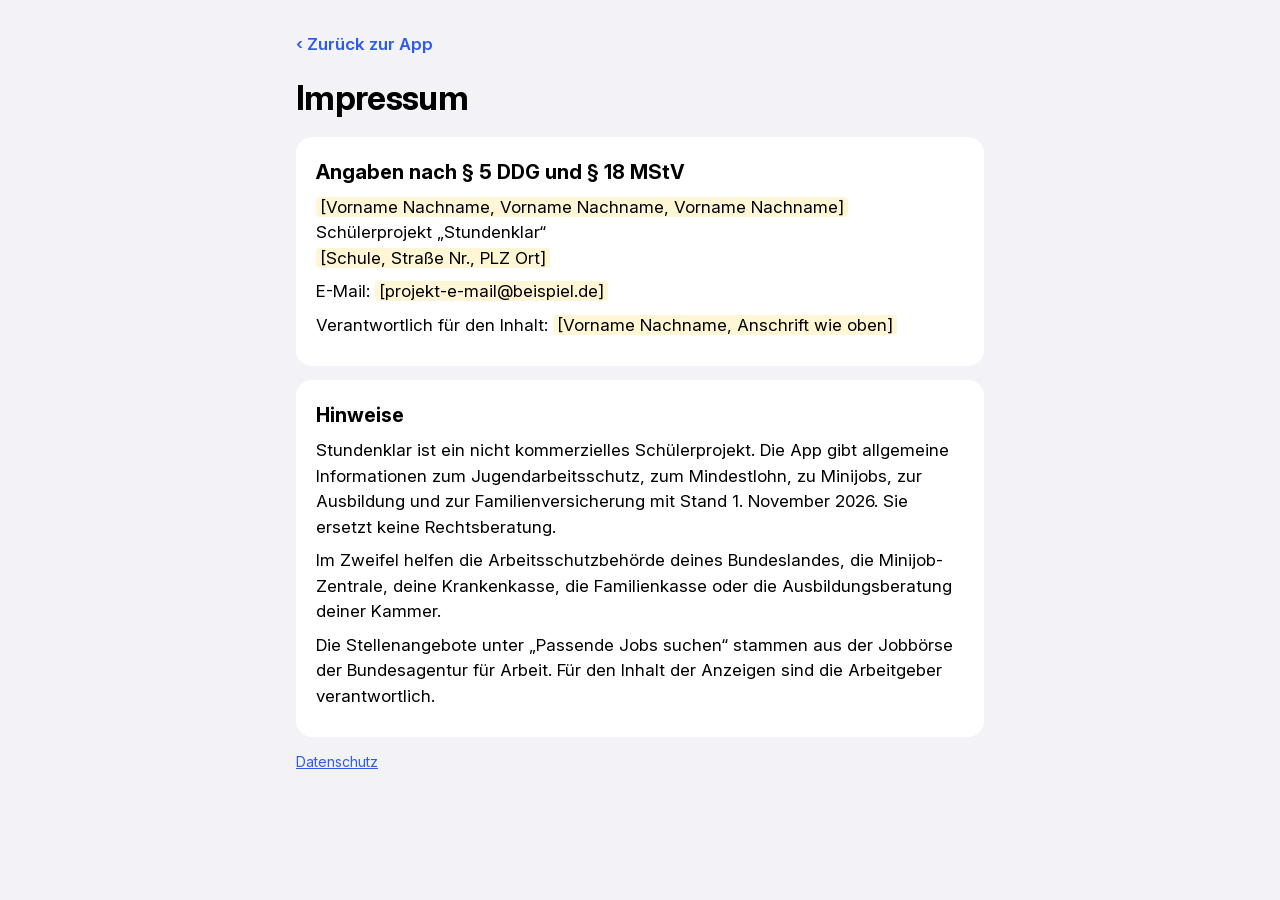
<file: impressum.html>
<!doctype html>
<html lang="de">
<head>
<meta charset="utf-8">
<meta name="viewport" content="width=device-width, initial-scale=1">
<meta name="referrer" content="no-referrer">
<meta http-equiv="Content-Security-Policy" content="default-src 'self'; style-src 'self' 'unsafe-inline'; img-src 'self' data:; font-src 'self'; base-uri 'none'; form-action 'none'; object-src 'none'">
<link rel="icon" href="icons/icon.svg" type="image/svg+xml">
<link rel="stylesheet" href="fonts/inter.css">
<title>Impressum · Stundenklar</title>
<style>
:root{--bg:#F2F2F7;--card:#fff;--ink:#000;--muted:rgba(60,60,67,.68);--tint:#2F5BEA;--hl:#FFF6D6}
@media (prefers-color-scheme:dark){:root{--bg:#000;--card:#1C1C1E;--ink:#fff;--muted:rgba(235,235,245,.65);--tint:#7D9BFF;--hl:#3A3220}}
*{box-sizing:border-box}
body{margin:0;background:var(--bg);color:var(--ink);font:17px/1.5 -apple-system,BlinkMacSystemFont,"Inter","Segoe UI",Roboto,sans-serif;-webkit-font-smoothing:antialiased}
main{max-width:720px;margin:0 auto;padding:32px 16px 64px}
a{color:var(--tint)}
.back{display:inline-block;margin-bottom:20px;text-decoration:none;font-weight:600}
h1{font-size:34px;line-height:1.15;margin:0 0 20px;letter-spacing:-.02em}
section{background:var(--card);border-radius:16px;padding:20px;margin:14px 0}
h2{font-size:20px;margin:0 0 8px}
p{margin:8px 0}
.ph{background:var(--hl);border-radius:4px;padding:0 4px}
.small{font-size:14px;color:var(--muted)}
</style>
</head>
<body>
<main>
<a class="back" href="./">‹ Zurück zur App</a>
<h1>Impressum</h1>

<section>
<h2>Angaben nach § 5 DDG und § 18 MStV</h2>
<p><span class="ph">[Vorname Nachname, Vorname Nachname, Vorname Nachname]</span><br>
Schülerprojekt „Stundenklar“<br>
<span class="ph">[Schule, Straße Nr., PLZ Ort]</span></p>
<p>E-Mail: <span class="ph">[projekt-e-mail@beispiel.de]</span></p>
<p>Verantwortlich für den Inhalt: <span class="ph">[Vorname Nachname, Anschrift wie oben]</span></p>
</section>

<section>
<h2>Hinweise</h2>
<p>Stundenklar ist ein nicht kommerzielles Schülerprojekt. Die App gibt allgemeine Informationen zum Jugendarbeitsschutz, zum Mindestlohn, zu Minijobs, zur Ausbildung und zur Familienversicherung mit Stand 1. November 2026. Sie ersetzt keine Rechtsberatung.</p>
<p>Im Zweifel helfen die Arbeitsschutzbehörde deines Bundeslandes, die Minijob-Zentrale, deine Krankenkasse, die Familienkasse oder die Ausbildungsberatung deiner Kammer.</p>
<p>Die Stellenangebote unter „Passende Jobs suchen“ stammen aus der Jobbörse der Bundesagentur für Arbeit. Für den Inhalt der Anzeigen sind die Arbeitgeber verantwortlich.</p>
</section>

<p class="small"><a href="datenschutz.html">Datenschutz</a></p>
</main>
</body>
</html>
</file>
<file: fonts/inter.css>
/* Inter 4.1 von Rasmus Andersson, SIL Open Font License 1.1 (siehe LICENSE.txt). Liegt auf der eigenen Seite, kein Google Fonts. */
@font-face{font-family:"Inter";font-style:normal;font-weight:100 900;font-display:swap;src:url("InterVariable.woff2") format("woff2")}
</file>
